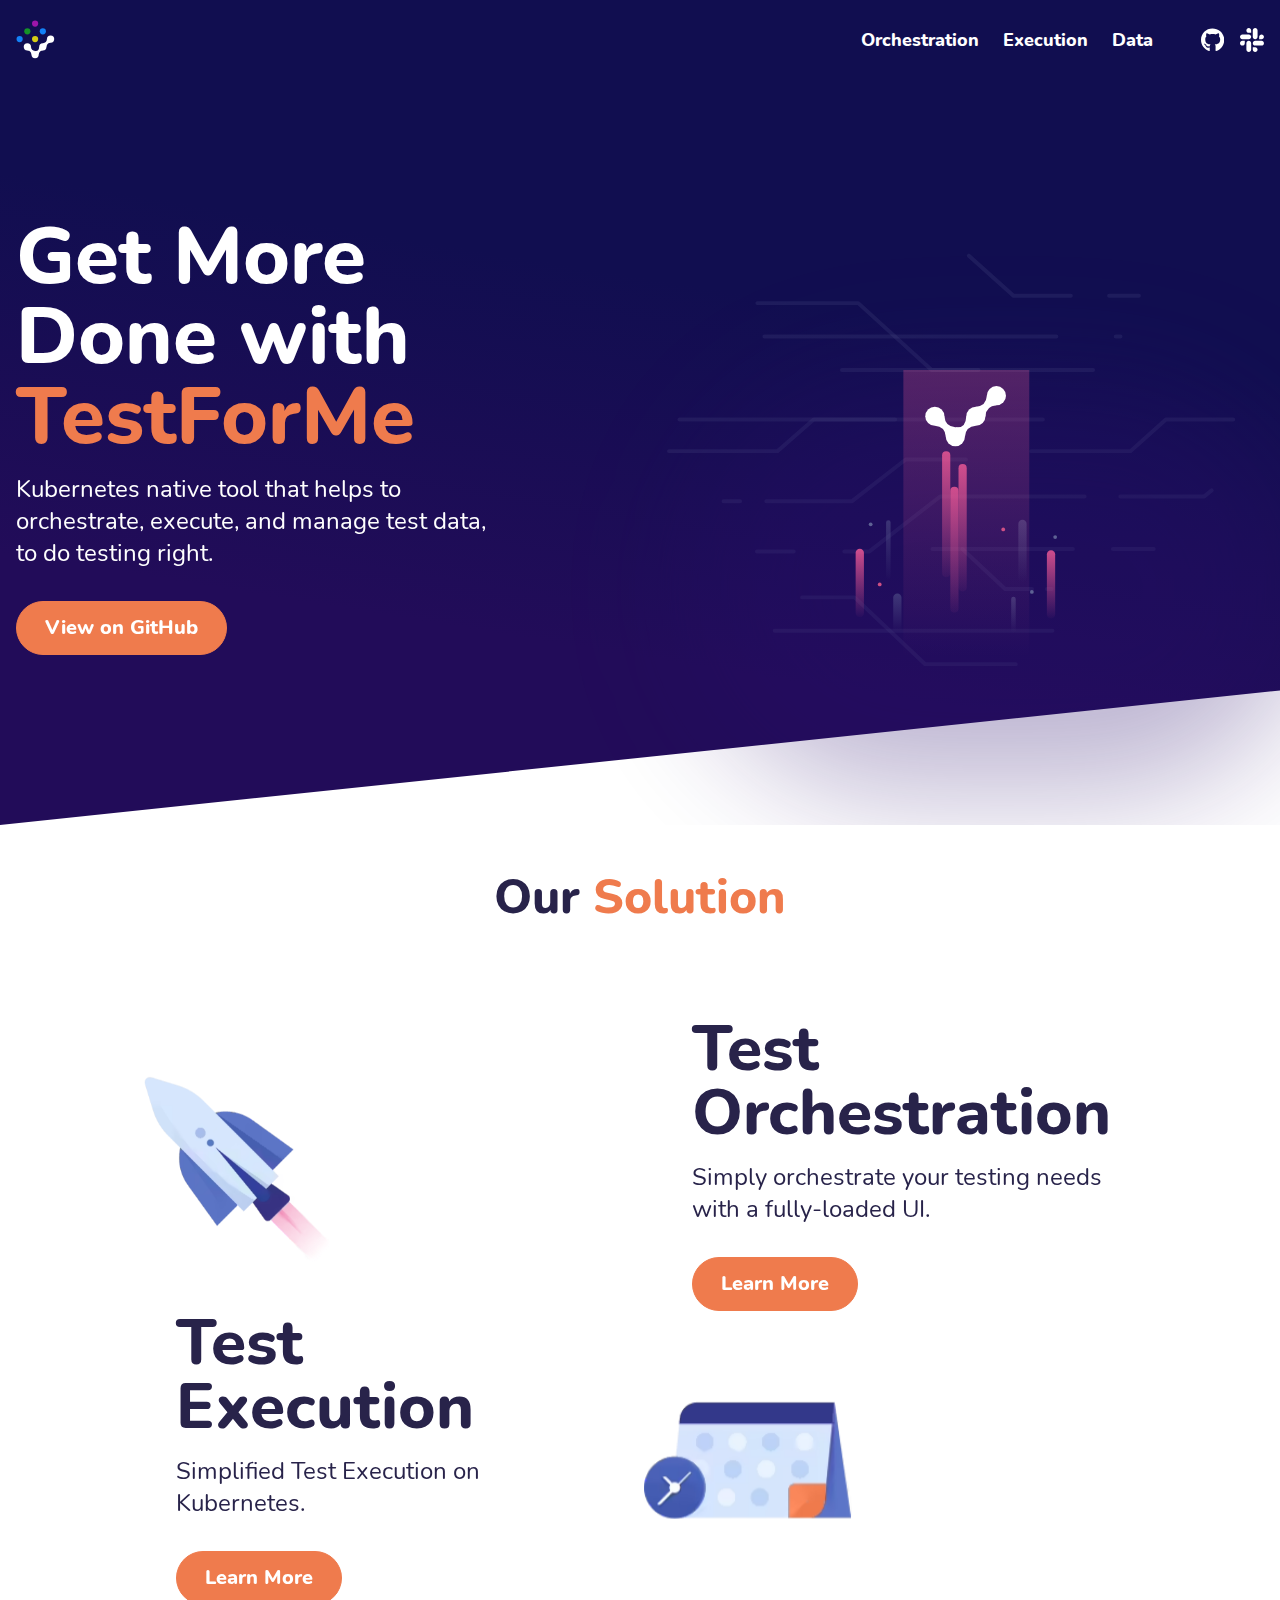
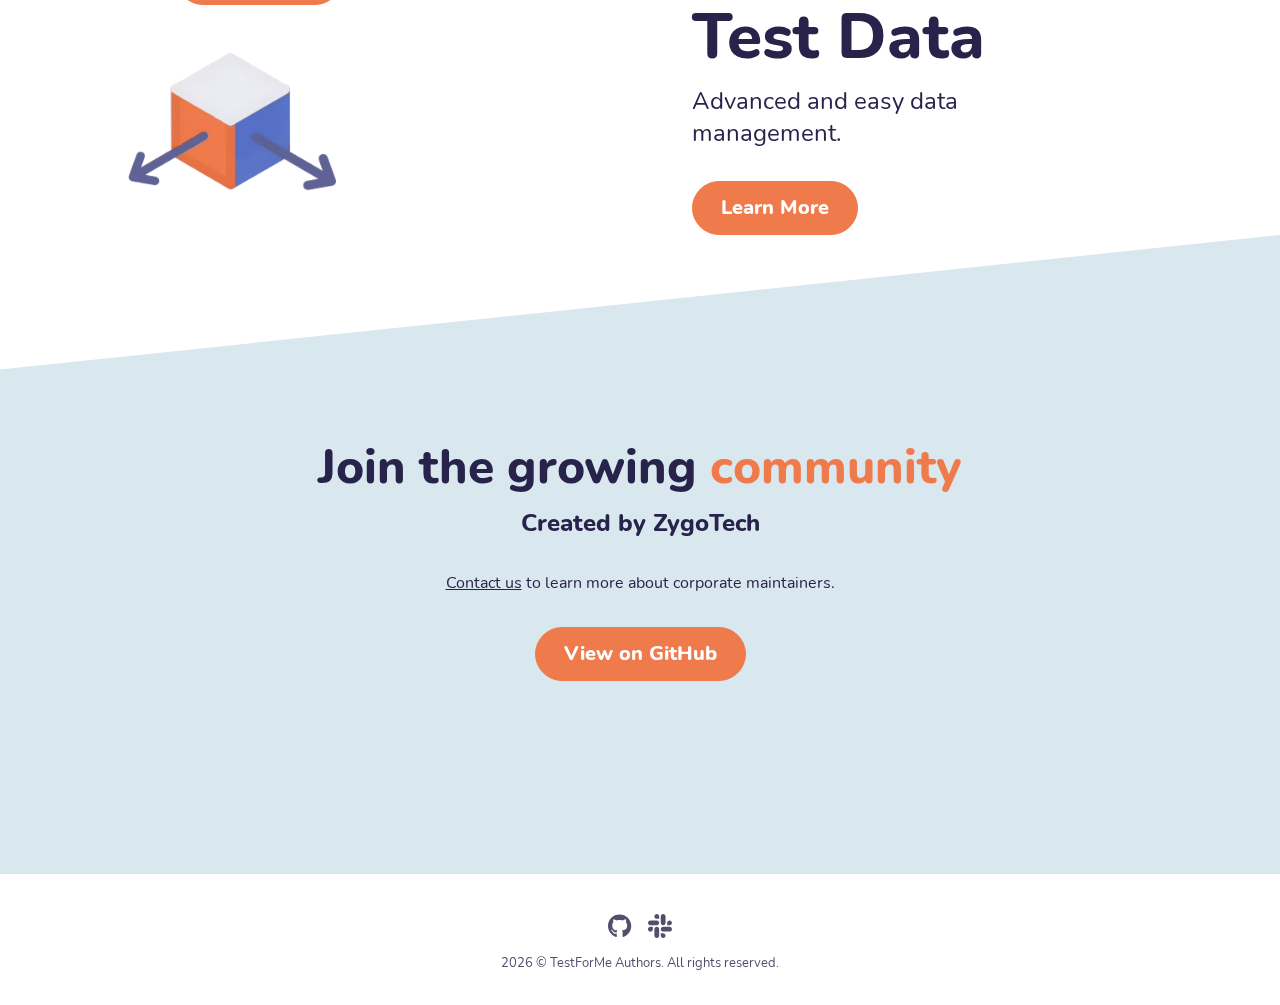
<file: index.html>
<!DOCTYPE html><html lang="en"><head><meta charSet="utf-8"/><meta http-equiv="x-ua-compatible" content="ie=edge"/><meta name="viewport" content="width=device-width, initial-scale=1, shrink-to-fit=no"/><style data-href="/styles.682b089b25be8405a529.css" data-identity="gatsby-global-css">@font-face{font-display:swap;font-family:Nunito;font-style:normal;font-weight:800;src:url(/static/nunito-800-e56152ca4b815efe5b49524b7af9763b.woff2) format("woff2"),url(/static/nunito-800-a0c09c4bf7d522aa8cdfd372843c6c1e.woff) format("woff")}@font-face{font-display:swap;font-family:Nunito;font-style:normal;font-weight:400;src:url(/static/nunito-400-39a18f443d434999b89b5cb4d3f34688.woff2) format("woff2"),url(/static/nunito-400-1f30e08faa7c60d1f7ac829b9cdba320.woff) format("woff")}/*! tailwindcss v2.2.4 | MIT License | https://tailwindcss.com *//*! modern-normalize v1.1.0 | MIT License | https://github.com/sindresorhus/modern-normalize */html{-webkit-text-size-adjust:100%;line-height:1.15;-o-tab-size:4;tab-size:4}body{font-family:system-ui,-apple-system,Segoe UI,Roboto,Helvetica,Arial,sans-serif,Apple Color Emoji,Segoe UI Emoji;margin:0}hr{color:inherit;height:0}abbr[title]{-webkit-text-decoration:underline dotted;text-decoration:underline dotted}b,strong{font-weight:bolder}code,kbd,pre,samp{font-family:ui-monospace,SFMono-Regular,Consolas,Liberation Mono,Menlo,monospace;font-size:1em}small{font-size:80%}sub,sup{font-size:75%;line-height:0;position:relative;vertical-align:baseline}sub{bottom:-.25em}sup{top:-.5em}table{border-color:inherit;text-indent:0}button,input,optgroup,select,textarea{font-family:inherit;font-size:100%;line-height:1.15;margin:0}button,select{text-transform:none}[type=button],[type=reset],[type=submit],button{-webkit-appearance:button}::-moz-focus-inner{border-style:none;padding:0}:-moz-focusring{outline:1px dotted ButtonText}:-moz-ui-invalid{box-shadow:none}legend{padding:0}progress{vertical-align:baseline}::-webkit-inner-spin-button,::-webkit-outer-spin-button{height:auto}[type=search]{-webkit-appearance:textfield;outline-offset:-2px}::-webkit-search-decoration{-webkit-appearance:none}::-webkit-file-upload-button{-webkit-appearance:button;font:inherit}summary{display:list-item}blockquote,dd,dl,figure,h1,h2,h3,h4,h5,h6,hr,p,pre{margin:0}button{background-color:transparent;background-image:none}fieldset,ol,ul{margin:0;padding:0}ol,ul{list-style:none}html{font-family:Nunito,ui-sans-serif,system-ui,-apple-system,BlinkMacSystemFont,Segoe UI,Roboto,Helvetica Neue,Arial,Noto Sans,sans-serif,Apple Color Emoji,Segoe UI Emoji,Segoe UI Symbol,Noto Color Emoji;line-height:1.5}body{font-family:inherit;line-height:inherit}*,:after,:before{border:0 solid;box-sizing:border-box}hr{border-top-width:1px}img{border-style:solid}textarea{resize:vertical}input::-webkit-input-placeholder,textarea::-webkit-input-placeholder{color:#a1a1aa;opacity:1}input::placeholder,textarea::placeholder{color:#a1a1aa;opacity:1}[role=button],button{cursor:pointer}table{border-collapse:collapse}h1,h2,h3,h4,h5,h6{font-size:inherit;font-weight:inherit}a{color:inherit;text-decoration:inherit}button,input,optgroup,select,textarea{color:inherit;line-height:inherit;padding:0}code,kbd,pre,samp{font-family:ui-monospace,SFMono-Regular,Menlo,Monaco,Consolas,Liberation Mono,Courier New,monospace}audio,canvas,embed,iframe,img,object,svg,video{display:block;vertical-align:middle}img,video{height:auto;max-width:100%}*,:after,:before{--tw-translate-x:0;--tw-translate-y:0;--tw-rotate:0;--tw-skew-x:0;--tw-skew-y:0;--tw-scale-x:1;--tw-scale-y:1;--tw-transform:translateX(var(--tw-translate-x)) translateY(var(--tw-translate-y)) rotate(var(--tw-rotate)) skewX(var(--tw-skew-x)) skewY(var(--tw-skew-y)) scaleX(var(--tw-scale-x)) scaleY(var(--tw-scale-y));--tw-shadow:0 0 #0000;--tw-ring-inset:var(--tw-empty,/*!*/ /*!*/);--tw-ring-offset-width:0px;--tw-ring-offset-color:#fff;--tw-ring-color:rgba(59,130,246,0.5);--tw-ring-offset-shadow:0 0 #0000;--tw-ring-shadow:0 0 #0000;--tw-blur:var(--tw-empty,/*!*/ /*!*/);--tw-brightness:var(--tw-empty,/*!*/ /*!*/);--tw-contrast:var(--tw-empty,/*!*/ /*!*/);--tw-grayscale:var(--tw-empty,/*!*/ /*!*/);--tw-hue-rotate:var(--tw-empty,/*!*/ /*!*/);--tw-invert:var(--tw-empty,/*!*/ /*!*/);--tw-saturate:var(--tw-empty,/*!*/ /*!*/);--tw-sepia:var(--tw-empty,/*!*/ /*!*/);--tw-drop-shadow:var(--tw-empty,/*!*/ /*!*/);--tw-filter:var(--tw-blur) var(--tw-brightness) var(--tw-contrast) var(--tw-grayscale) var(--tw-hue-rotate) var(--tw-invert) var(--tw-saturate) var(--tw-sepia) var(--tw-drop-shadow);--tw-backdrop-blur:var(--tw-empty,/*!*/ /*!*/);--tw-backdrop-brightness:var(--tw-empty,/*!*/ /*!*/);--tw-backdrop-contrast:var(--tw-empty,/*!*/ /*!*/);--tw-backdrop-grayscale:var(--tw-empty,/*!*/ /*!*/);--tw-backdrop-hue-rotate:var(--tw-empty,/*!*/ /*!*/);--tw-backdrop-invert:var(--tw-empty,/*!*/ /*!*/);--tw-backdrop-opacity:var(--tw-empty,/*!*/ /*!*/);--tw-backdrop-saturate:var(--tw-empty,/*!*/ /*!*/);--tw-backdrop-sepia:var(--tw-empty,/*!*/ /*!*/);--tw-backdrop-filter:var(--tw-backdrop-blur) var(--tw-backdrop-brightness) var(--tw-backdrop-contrast) var(--tw-backdrop-grayscale) var(--tw-backdrop-hue-rotate) var(--tw-backdrop-invert) var(--tw-backdrop-opacity) var(--tw-backdrop-saturate) var(--tw-backdrop-sepia);border-color:currentColor}body{-webkit-font-smoothing:antialiased;-moz-osx-font-smoothing:grayscale;color:#28234a}a{transition-duration:.1s;transition-property:background-color,border-color,color,fill,stroke;transition-timing-function:linear}a:hover{color:#ef7b4d}a,button,input{outline:none}a:focus,button:focus,input:focus{box-shadow:0 0 0 3px rgba(239,123,77,.3);outline:none}::selection{background-color:#ef7b4d;color:#fff}h1,h2,h3,h4,h5,h6{font-weight:800;margin-bottom:1rem}h1{font-size:2.25rem;line-height:2.5rem}@media (min-width:768px){h1{font-size:3rem;line-height:1}}@media (min-width:1024px){h1{font-size:4rem;line-height:1}}h2{font-size:1.875rem;line-height:2.25rem}@media (min-width:768px){h2{font-size:2.25rem;line-height:2.5rem}}@media (min-width:1024px){h2{font-size:3rem;line-height:1}}h3{font-size:1.25rem;line-height:1.75rem}@media (min-width:768px){h3{font-size:1.5rem;line-height:2rem}}h4{font-size:1.25rem;line-height:1.75rem}@media (min-width:768px){h4{font-size:1.5rem;line-height:2rem}}@media (min-width:1024px){h4{font-size:1.5rem;line-height:2rem}}h5{font-size:1.125rem;line-height:1.75rem}@media (min-width:768px){h5{font-size:1.25rem;line-height:1.75rem}}@media (min-width:1024px){h5{font-size:1.5rem;line-height:2rem}}@media (min-width:768px){h6{font-size:1.125rem;line-height:1.75rem}}@media (min-width:1024px){h6{font-size:1.125rem;line-height:1.75rem}}.container{margin-left:auto;margin-right:auto;padding-left:1rem;padding-right:1rem;width:100%}@media (min-width:640px){.container{max-width:640px}}@media (min-width:768px){.container{max-width:768px}}@media (min-width:1024px){.container{max-width:1024px}}@media (min-width:1280px){.container{max-width:1280px}}@media (min-width:1536px){.container{max-width:1536px}}.prose{color:#28234a;max-width:65ch}.prose [class~=lead]{color:#4b5563;font-size:1.25em;line-height:1.6;margin-bottom:1.2em;margin-top:1.2em}.prose strong{color:#111827;font-weight:600}.prose ol[type=A]{--list-counter-style:upper-alpha}.prose ol[type=a]{--list-counter-style:lower-alpha}.prose ol[type=A s]{--list-counter-style:upper-alpha}.prose ol[type=a s]{--list-counter-style:lower-alpha}.prose ol[type=I]{--list-counter-style:upper-roman}.prose ol[type=i]{--list-counter-style:lower-roman}.prose ol[type=I s]{--list-counter-style:upper-roman}.prose ol[type=i s]{--list-counter-style:lower-roman}.prose ol[type="1"]{--list-counter-style:decimal}.prose ol>li{padding-left:1.75em;position:relative}.prose ol>li:before{color:#6b7280;content:counter(list-item,var(--list-counter-style,decimal)) ".";font-weight:400;left:0;position:absolute}.prose ul>li{padding-left:1.75em;position:relative}.prose ul>li:before{background-color:#d1d5db;border-radius:50%;content:"";height:.375em;left:.25em;position:absolute;top:.6875em;width:.375em}.prose hr{border-color:#e5e7eb;border-top-width:1px;margin-bottom:3em;margin-top:3em}.prose blockquote{border-left-color:#e5e7eb;border-left-width:.25rem;color:#111827;font-style:italic;font-weight:500;margin-bottom:1.6em;margin-top:1.6em;padding-left:1em;quotes:"\201C""\201D""\2018""\2019"}.prose blockquote p:first-of-type:before{content:open-quote}.prose blockquote p:last-of-type:after{content:close-quote}.prose h1{color:#111827;font-size:2.25em;font-weight:800;line-height:1.1111111;margin-bottom:.8888889em;margin-top:0}.prose h2{color:#111827;font-size:1.5em;font-weight:700;line-height:1.3333333;margin-bottom:1em;margin-top:2em}.prose h3{font-size:1.25em;line-height:1.6;margin-bottom:.6em;margin-top:1.6em}.prose h3,.prose h4{color:#111827;font-weight:600}.prose h4{line-height:1.5;margin-bottom:.5em;margin-top:1.5em}.prose figure figcaption{color:#6b7280;font-size:.875em;line-height:1.4285714;margin-top:.8571429em}.prose code{color:#111827;font-size:.875em;font-weight:600}.prose code:after,.prose code:before{content:"`"}.prose a code{color:#111827}.prose pre{background-color:#1f2937;border-radius:.375rem;color:#e5e7eb;font-size:.875em;line-height:1.7142857;margin-bottom:1.7142857em;margin-top:1.7142857em;overflow-x:auto;padding:.8571429em 1.1428571em}.prose pre code{background-color:transparent;border-radius:0;border-width:0;color:inherit;font-family:inherit;font-size:inherit;font-weight:400;line-height:inherit;padding:0}.prose pre code:after,.prose pre code:before{content:none}.prose table{font-size:.875em;line-height:1.7142857;margin-bottom:2em;margin-top:2em;table-layout:auto;text-align:left;width:100%}.prose thead{border-bottom-color:#d1d5db;border-bottom-width:1px;color:#111827;font-weight:600}.prose thead th{padding-bottom:.5714286em;padding-left:.5714286em;padding-right:.5714286em;vertical-align:bottom}.prose tbody tr{border-bottom-color:#e5e7eb;border-bottom-width:1px}.prose tbody tr:last-child{border-bottom-width:0}.prose tbody td{padding:.5714286em;vertical-align:top}.prose{font-size:1rem;line-height:1.75}.prose p{margin-bottom:1.25em;margin-top:1.25em}.prose img{border-radius:.5rem}.prose figure,.prose img,.prose video{margin-bottom:2em;margin-top:2em}.prose figure>*{margin-bottom:0;margin-top:0}.prose h2 code{font-size:.875em}.prose h3 code{font-size:.9em}.prose ol,.prose ul{margin-bottom:1.25em;margin-top:1.25em}.prose ul>li:before{background-color:#ef7b4d}.prose li{margin-bottom:.5em;margin-top:.5em}.prose>ul>li p{margin-bottom:.75em;margin-top:.75em}.prose>ul>li>:first-child{margin-top:1.25em}.prose>ul>li>:last-child{margin-bottom:1.25em}.prose>ol>li>:first-child{margin-top:1.25em}.prose>ol>li>:last-child{margin-bottom:1.25em}.prose ol ol,.prose ol ul,.prose ul ol,.prose ul ul{margin-bottom:.75em;margin-top:.75em}.prose h2+*,.prose h3+*,.prose h4+*,.prose hr+*{margin-top:0}.prose thead th:first-child{padding-left:0}.prose thead th:last-child{padding-right:0}.prose tbody td:first-child{padding-left:0}.prose tbody td:last-child{padding-right:0}.prose>:first-child{margin-top:0}.prose>:last-child{margin-bottom:0}.prose a:not(.btn,.stargazers){color:#ef7b4d;text-decoration:underline}.prose h1,.prose h2,.prose h3,.prose h4,.prose h5,.prose h6{color:#28234a;font-weight:800}.prose-xl{font-size:1.25rem;line-height:1.8}.prose-xl p{margin-bottom:1.2em;margin-top:1.2em}.prose-xl [class~=lead]{font-size:1.2em;line-height:1.5;margin-bottom:1em;margin-top:1em}.prose-xl blockquote{margin-bottom:1.6em;margin-top:1.6em;padding-left:1.0666667em}.prose-xl h1{font-size:2.8em;line-height:1;margin-bottom:.8571429em;margin-top:0}.prose-xl h2{font-size:1.8em;line-height:1.1111111;margin-bottom:.8888889em;margin-top:1.5555556em}.prose-xl h3{font-size:1.5em;line-height:1.3333333;margin-bottom:.6666667em;margin-top:1.6em}.prose-xl h4{line-height:1.6;margin-bottom:.6em;margin-top:1.8em}.prose-xl figure,.prose-xl img,.prose-xl video{margin-bottom:2em;margin-top:2em}.prose-xl figure>*{margin-bottom:0;margin-top:0}.prose-xl figure figcaption{font-size:.9em;line-height:1.5555556;margin-top:1em}.prose-xl code{font-size:.9em}.prose-xl h2 code{font-size:.8611111em}.prose-xl h3 code,.prose-xl pre{font-size:.9em}.prose-xl pre{border-radius:.5rem;line-height:1.7777778;margin-bottom:2em;margin-top:2em;padding:1.1111111em 1.3333333em}.prose-xl ol,.prose-xl ul{margin-bottom:1.2em;margin-top:1.2em}.prose-xl li{margin-bottom:.6em;margin-top:.6em}.prose-xl ol>li{padding-left:1.8em}.prose-xl ol>li:before{left:0}.prose-xl ul>li{padding-left:1.8em}.prose-xl ul>li:before{height:.35em;left:.25em;top:.725em;width:.35em}.prose-xl>ul>li p{margin-bottom:.8em;margin-top:.8em}.prose-xl>ul>li>:first-child{margin-top:1.2em}.prose-xl>ul>li>:last-child{margin-bottom:1.2em}.prose-xl>ol>li>:first-child{margin-top:1.2em}.prose-xl>ol>li>:last-child{margin-bottom:1.2em}.prose-xl ol ol,.prose-xl ol ul,.prose-xl ul ol,.prose-xl ul ul{margin-bottom:.8em;margin-top:.8em}.prose-xl hr{margin-bottom:2.8em;margin-top:2.8em}.prose-xl h2+*,.prose-xl h3+*,.prose-xl h4+*,.prose-xl hr+*{margin-top:0}.prose-xl table{font-size:.9em;line-height:1.5555556}.prose-xl thead th{padding-bottom:.8888889em;padding-left:.6666667em;padding-right:.6666667em}.prose-xl thead th:first-child{padding-left:0}.prose-xl thead th:last-child{padding-right:0}.prose-xl tbody td{padding:.8888889em .6666667em}.prose-xl tbody td:first-child{padding-left:0}.prose-xl tbody td:last-child{padding-right:0}.prose-xl>:first-child{margin-top:0}.prose-xl>:last-child{margin-bottom:0}.aspect-w-1,.aspect-w-2,.aspect-w-3,.aspect-w-4,.aspect-w-5,.aspect-w-6,.aspect-w-7,.aspect-w-8,.aspect-w-9,.aspect-w-10,.aspect-w-11,.aspect-w-12,.aspect-w-13,.aspect-w-14,.aspect-w-15,.aspect-w-16{padding-bottom:calc(var(--tw-aspect-h)/var(--tw-aspect-w)*100%);position:relative}.aspect-w-1>*,.aspect-w-2>*,.aspect-w-3>*,.aspect-w-4>*,.aspect-w-5>*,.aspect-w-6>*,.aspect-w-7>*,.aspect-w-8>*,.aspect-w-9>*,.aspect-w-10>*,.aspect-w-11>*,.aspect-w-12>*,.aspect-w-13>*,.aspect-w-14>*,.aspect-w-15>*,.aspect-w-16>*{bottom:0;height:100%;left:0;position:absolute;right:0;top:0;width:100%}.aspect-w-16{--tw-aspect-w:16}.aspect-h-9{--tw-aspect-h:9}.sr-only{clip:rect(0,0,0,0);border-width:0;height:1px;margin:-1px;overflow:hidden;padding:0;position:absolute;white-space:nowrap;width:1px}.visible{visibility:visible}.invisible{visibility:hidden}.absolute{position:absolute}.relative{position:relative}.sticky{position:-webkit-sticky;position:sticky}.inset-x-0{left:0;right:0}.-top-20{top:-5rem}.-top-1{top:-.25rem}.left-0{left:0}.-right-full{right:-100%}.top-0{top:0}.\!right-0{right:0!important}.top-1\/2{top:50%}.left-1\/2{left:50%}.-bottom-14{bottom:-3.5rem}.-bottom-16{bottom:-4rem}.right-12{right:3rem}.-bottom-12{bottom:-3rem}.z-50{z-index:50}.z-998{z-index:998}.z-10{z-index:10}.z-0{z-index:0}.-z-1{z-index:-1}.z-999{z-index:999}.order-first{order:-9999}.-m-px{margin:-1px}.my-12{margin-bottom:3rem;margin-top:3rem}.mx-auto{margin-left:auto;margin-right:auto}.mb-4{margin-bottom:1rem}.mt-8{margin-top:2rem}.mt-4{margin-top:1rem}.mt-12{margin-top:3rem}.mb-8{margin-bottom:2rem}.mt-6{margin-top:1.5rem}.mt-10{margin-top:2.5rem}.ml-auto{margin-left:auto}.mr-2\.5{margin-right:.625rem}.mr-2{margin-right:.5rem}.block{display:block}.inline-block{display:inline-block}.flex{display:flex}.grid{display:grid}.h-8{height:2rem}.h-10{height:2.5rem}.h-auto{height:auto}.h-screen{height:100vh}.h-full{height:100%}.h-44{height:11rem}.h-px{height:1px}.h-4{height:1rem}.w-auto{width:auto}.w-52{width:13rem}.w-20{width:5rem}.w-full{width:100%}.w-4\/6,.w-8\/12{width:66.666667%}.w-40{width:10rem}.w-80{width:20rem}.w-64{width:16rem}.w-48{width:12rem}.w-px{width:1px}.w-5{width:1.25rem}.max-w-3xl{max-width:48rem}.max-w-full{max-width:100%}.origin-full-0{-webkit-transform-origin:100% 0;transform-origin:100% 0}.origin-0-0{-webkit-transform-origin:0 0;transform-origin:0 0}.-translate-x-1\/2{--tw-translate-x:-50%}.-translate-x-1\/2,.-translate-y-1\/2{-webkit-transform:var(--tw-transform);transform:var(--tw-transform)}.-translate-y-1\/2{--tw-translate-y:-50%}.-translate-y-64{--tw-translate-y:-16rem}.-translate-y-64,.translate-x-12{-webkit-transform:var(--tw-transform);transform:var(--tw-transform)}.translate-x-12{--tw-translate-x:3rem}.rotate-90{--tw-rotate:90deg}.-rotate-36,.rotate-90{-webkit-transform:var(--tw-transform);transform:var(--tw-transform)}.-rotate-36{--tw-rotate:-36deg}.rotate-89{--tw-rotate:89deg}.-skew-y-6,.rotate-89{-webkit-transform:var(--tw-transform);transform:var(--tw-transform)}.-skew-y-6{--tw-skew-y:-6deg}.transform{-webkit-transform:var(--tw-transform);transform:var(--tw-transform)}.cursor-pointer{cursor:pointer}.resize{resize:both}.appearance-none{-webkit-appearance:none;appearance:none}.grid-cols-1{grid-template-columns:repeat(1,minmax(0,1fr))}.grid-cols-2{grid-template-columns:repeat(2,minmax(0,1fr))}.grid-cols-3{grid-template-columns:repeat(3,minmax(0,1fr))}.grid-cols-4{grid-template-columns:repeat(4,minmax(0,1fr))}.grid-cols-5{grid-template-columns:repeat(5,minmax(0,1fr))}.grid-cols-6{grid-template-columns:repeat(6,minmax(0,1fr))}.grid-cols-7{grid-template-columns:repeat(7,minmax(0,1fr))}.grid-cols-8{grid-template-columns:repeat(8,minmax(0,1fr))}.grid-cols-9{grid-template-columns:repeat(9,minmax(0,1fr))}.grid-cols-10{grid-template-columns:repeat(10,minmax(0,1fr))}.grid-cols-11{grid-template-columns:repeat(11,minmax(0,1fr))}.grid-cols-12{grid-template-columns:repeat(12,minmax(0,1fr))}.items-start{align-items:flex-start}.items-end{align-items:flex-end}.items-center{align-items:center}.justify-start{justify-content:flex-start}.justify-end{justify-content:flex-end}.justify-center{justify-content:center}.gap-2{gap:.5rem}.space-x-8>:not([hidden])~:not([hidden]){--tw-space-x-reverse:0;margin-left:calc(2rem*(1 - var(--tw-space-x-reverse)));margin-right:calc(2rem*var(--tw-space-x-reverse))}.space-y-4>:not([hidden])~:not([hidden]){--tw-space-y-reverse:0;margin-bottom:calc(1rem*var(--tw-space-y-reverse));margin-top:calc(1rem*(1 - var(--tw-space-y-reverse)))}.overflow-hidden{overflow:hidden}.overflow-y-scroll{overflow-y:scroll}.whitespace-nowrap{white-space:nowrap}.rounded-full{border-radius:9999px}.border{border-width:1px}.border-t{border-top-width:1px}.border-solid{border-style:solid}.border-light{--tw-border-opacity:1;border-color:rgba(217,232,238,var(--tw-border-opacity))}.border-transparent{border-color:hsla(0,0%,100%,0)}.border-primary{--tw-border-opacity:1;border-color:rgba(239,123,77,var(--tw-border-opacity))}.border-opacity-20{--tw-border-opacity:0.2}.bg-light{--tw-bg-opacity:1;background-color:rgba(217,232,238,var(--tw-bg-opacity))}.bg-\[\#110e50\]{--tw-bg-opacity:1;background-color:rgba(17,14,80,var(--tw-bg-opacity))}.bg-\[\#302871\]{--tw-bg-opacity:1;background-color:rgba(48,40,113,var(--tw-bg-opacity))}.bg-white{--tw-bg-opacity:1;background-color:rgba(255,255,255,var(--tw-bg-opacity))}.bg-primary{--tw-bg-opacity:1;background-color:rgba(239,123,77,var(--tw-bg-opacity))}.bg-\[\#280e6b\]{--tw-bg-opacity:1;background-color:rgba(40,14,107,var(--tw-bg-opacity))}.bg-opacity-20{--tw-bg-opacity:0.2}.p-0{padding:0}.py-3{padding-bottom:.75rem;padding-top:.75rem}.px-4{padding-left:1rem;padding-right:1rem}.py-8{padding-bottom:2rem;padding-top:2rem}.py-24{padding-bottom:6rem;padding-top:6rem}.px-7{padding-left:1.75rem;padding-right:1.75rem}.pt-10{padding-top:2.5rem}.pb-8{padding-bottom:2rem}.pt-14{padding-top:3.5rem}.pr-12{padding-right:3rem}.pt-\[calc\(calc\(calc\(100vw-0px\)\*0\.05\)\+4rem\)\]{padding-top:calc(5vw + 4rem)}.pt-4{padding-top:1rem}.pb-40{padding-bottom:10rem}.pt-24{padding-top:6rem}.pb-\[calc\(calc\(calc\(100vw-0px\)\*0\.05\)\+2rem\)\]{padding-bottom:calc(5vw + 2rem)}.pt-0\.5{padding-top:.125rem}.pt-0{padding-top:0}.text-center{text-align:center}.text-4xl{font-size:2.25rem;line-height:2.5rem}.text-lg{font-size:1.125rem;line-height:1.75rem}.text-5xl{font-size:3rem;line-height:1}.text-2xl{font-size:1.5rem;line-height:2rem}.text-xl{font-size:1.25rem;line-height:1.75rem}.font-extrabold{font-weight:800}.font-bold{font-weight:700}.text-dark{--tw-text-opacity:1;color:rgba(40,35,74,var(--tw-text-opacity))}.text-primary{--tw-text-opacity:1;color:rgba(239,123,77,var(--tw-text-opacity))}.\!text-primary{--tw-text-opacity:1!important;color:rgba(239,123,77,var(--tw-text-opacity))!important}.text-gray{--tw-text-opacity:1;color:rgba(82,79,109,var(--tw-text-opacity))}.text-light{--tw-text-opacity:1;color:rgba(217,232,238,var(--tw-text-opacity))}.text-white{--tw-text-opacity:1;color:rgba(255,255,255,var(--tw-text-opacity))}.underline{text-decoration:underline}.opacity-40{opacity:.4}.opacity-25{opacity:.25}.opacity-30{opacity:.3}.shadow-2xl{--tw-shadow:0 25px 50px -12px rgba(0,0,0,0.25);box-shadow:var(--tw-ring-offset-shadow,0 0 #0000),var(--tw-ring-shadow,0 0 #0000),var(--tw-shadow)}.blur-3xl{--tw-blur:blur(64px)}.blur-3xl,.filter{-webkit-filter:var(--tw-filter);filter:var(--tw-filter)}.backdrop-blur-lg{--tw-backdrop-blur:blur(16px)}.backdrop-blur-lg,.backdrop-saturate-150{-webkit-backdrop-filter:var(--tw-backdrop-filter);backdrop-filter:var(--tw-backdrop-filter)}.backdrop-saturate-150{--tw-backdrop-saturate:saturate(1.5)}.backdrop-filter{-webkit-backdrop-filter:var(--tw-backdrop-filter);backdrop-filter:var(--tw-backdrop-filter)}.transition-right{transition-duration:.15s;transition-property:right;transition-timing-function:cubic-bezier(.4,0,.2,1)}.transition-all{transition-duration:.15s;transition-property:all;transition-timing-function:cubic-bezier(.4,0,.2,1)}.duration-300{transition-duration:.3s}.ease-linear{transition-timing-function:linear}.clip-0{clip:rect(0,0,0,0)}.bg-gradient-dark{background-image:linear-gradient(195deg,#110e50 40%,#220c59 75%)}.burger-dark.burger .burger-lines,.burger-dark.burger .burger-lines:after,.burger-dark.burger .burger-lines:before,.burger.open.burger .burger-lines,.burger.open.burger .burger-lines:after,.burger.open.burger .burger-lines:before{background-color:#28234a}.announcement-banner{text-align:center}.announcement-banner svg{display:inline-block;margin-left:.25em}.announcement-banner a{color:#fff}.announcement-banner svg{fill:#fff}.hover\:border-primary:hover{--tw-border-opacity:1;border-color:rgba(239,123,77,var(--tw-border-opacity))}.hover\:bg-primary:hover{--tw-bg-opacity:1;background-color:rgba(239,123,77,var(--tw-bg-opacity))}.hover\:text-white:hover{--tw-text-opacity:1;color:rgba(255,255,255,var(--tw-text-opacity))}.hover\:text-primary:hover{--tw-text-opacity:1;color:rgba(239,123,77,var(--tw-text-opacity))}.hover\:shadow-primary:hover{--tw-shadow:0 20px 50px -15px rgba(239,123,77,0.3);box-shadow:var(--tw-ring-offset-shadow,0 0 #0000),var(--tw-ring-shadow,0 0 #0000),var(--tw-shadow)}.focus\:visible:focus{visibility:visible}.focus\:z-999:focus{z-index:999}.focus\:m-0:focus{margin:0}.focus\:h-auto:focus{height:auto}.focus\:w-auto:focus{width:auto}.focus\:px-4:focus{padding-left:1rem;padding-right:1rem}.focus\:pt-3:focus{padding-top:.75rem}.focus\:pb-1\.5:focus{padding-bottom:.375rem}.focus\:pb-1:focus{padding-bottom:.25rem}.focus\:text-dark:focus{--tw-text-opacity:1;color:rgba(40,35,74,var(--tw-text-opacity))}.focus\:clip-auto:focus{clip:auto}@media (min-width:640px){.sm\:grid-cols-1{grid-template-columns:repeat(1,minmax(0,1fr))}.sm\:grid-cols-2{grid-template-columns:repeat(2,minmax(0,1fr))}.sm\:grid-cols-3{grid-template-columns:repeat(3,minmax(0,1fr))}.sm\:grid-cols-4{grid-template-columns:repeat(4,minmax(0,1fr))}.sm\:grid-cols-5{grid-template-columns:repeat(5,minmax(0,1fr))}.sm\:grid-cols-6{grid-template-columns:repeat(6,minmax(0,1fr))}.sm\:grid-cols-7{grid-template-columns:repeat(7,minmax(0,1fr))}.sm\:grid-cols-8{grid-template-columns:repeat(8,minmax(0,1fr))}.sm\:grid-cols-9{grid-template-columns:repeat(9,minmax(0,1fr))}.sm\:grid-cols-10{grid-template-columns:repeat(10,minmax(0,1fr))}.sm\:grid-cols-11{grid-template-columns:repeat(11,minmax(0,1fr))}.sm\:grid-cols-12{grid-template-columns:repeat(12,minmax(0,1fr))}}@media (min-width:768px){.md\:-bottom-12{bottom:-3rem}.md\:mb-8{margin-bottom:2rem}.md\:mt-8{margin-top:2rem}.md\:w-auto{width:auto}.md\:w-3\/5{width:60%}.md\:w-2\/5{width:40%}.md\:w-1\/2{width:50%}.md\:grid-cols-1{grid-template-columns:repeat(1,minmax(0,1fr))}.md\:grid-cols-2{grid-template-columns:repeat(2,minmax(0,1fr))}.md\:grid-cols-3{grid-template-columns:repeat(3,minmax(0,1fr))}.md\:grid-cols-4{grid-template-columns:repeat(4,minmax(0,1fr))}.md\:grid-cols-5{grid-template-columns:repeat(5,minmax(0,1fr))}.md\:grid-cols-6{grid-template-columns:repeat(6,minmax(0,1fr))}.md\:grid-cols-7{grid-template-columns:repeat(7,minmax(0,1fr))}.md\:grid-cols-8{grid-template-columns:repeat(8,minmax(0,1fr))}.md\:grid-cols-9{grid-template-columns:repeat(9,minmax(0,1fr))}.md\:grid-cols-10{grid-template-columns:repeat(10,minmax(0,1fr))}.md\:grid-cols-11{grid-template-columns:repeat(11,minmax(0,1fr))}.md\:grid-cols-12{grid-template-columns:repeat(12,minmax(0,1fr))}.md\:space-x-4>:not([hidden])~:not([hidden]){--tw-space-x-reverse:0;margin-left:calc(1rem*(1 - var(--tw-space-x-reverse)));margin-right:calc(1rem*var(--tw-space-x-reverse))}.md\:space-y-0>:not([hidden])~:not([hidden]){--tw-space-y-reverse:0;margin-bottom:calc(0px*var(--tw-space-y-reverse));margin-top:calc(0px*(1 - var(--tw-space-y-reverse)))}.md\:pr-12{padding-right:3rem}.md\:text-6xl{font-size:4rem;line-height:1}}@media (min-width:1024px){.lg\:relative{position:relative}.lg\:right-auto{right:auto}.lg\:top-auto{top:auto}.lg\:-bottom-24{bottom:-6rem}.lg\:-bottom-32{bottom:-8rem}.lg\:-bottom-28{bottom:-7rem}.lg\:order-last{order:9999}.lg\:order-first{order:-9999}.lg\:my-0{margin-bottom:0;margin-top:0}.lg\:ml-auto{margin-left:auto}.lg\:mt-12{margin-top:3rem}.lg\:mb-24{margin-bottom:6rem}.lg\:-mt-8{margin-top:-2rem}.lg\:mt-0{margin-top:0}.lg\:flex{display:flex}.lg\:hidden{display:none}.lg\:h-6{height:1.5rem}.lg\:h-10{height:2.5rem}.lg\:h-auto{height:auto}.lg\:w-auto{width:auto}.lg\:w-52{width:13rem}.lg\:w-4\/5{width:80%}.lg\:w-3\/5{width:60%}.lg\:w-2\/5{width:40%}.lg\:translate-y-32{--tw-translate-y:8rem;-webkit-transform:var(--tw-transform);transform:var(--tw-transform)}.lg\:grid-cols-1{grid-template-columns:repeat(1,minmax(0,1fr))}.lg\:grid-cols-2{grid-template-columns:repeat(2,minmax(0,1fr))}.lg\:grid-cols-3{grid-template-columns:repeat(3,minmax(0,1fr))}.lg\:grid-cols-4{grid-template-columns:repeat(4,minmax(0,1fr))}.lg\:grid-cols-5{grid-template-columns:repeat(5,minmax(0,1fr))}.lg\:grid-cols-6{grid-template-columns:repeat(6,minmax(0,1fr))}.lg\:grid-cols-7{grid-template-columns:repeat(7,minmax(0,1fr))}.lg\:grid-cols-8{grid-template-columns:repeat(8,minmax(0,1fr))}.lg\:grid-cols-9{grid-template-columns:repeat(9,minmax(0,1fr))}.lg\:grid-cols-10{grid-template-columns:repeat(10,minmax(0,1fr))}.lg\:grid-cols-11{grid-template-columns:repeat(11,minmax(0,1fr))}.lg\:grid-cols-12{grid-template-columns:repeat(12,minmax(0,1fr))}.lg\:items-center{align-items:center}.lg\:justify-center{justify-content:center}.lg\:space-x-4>:not([hidden])~:not([hidden]){--tw-space-x-reverse:0;margin-left:calc(1rem*(1 - var(--tw-space-x-reverse)));margin-right:calc(1rem*var(--tw-space-x-reverse))}.lg\:space-x-8>:not([hidden])~:not([hidden]){--tw-space-x-reverse:0;margin-left:calc(2rem*(1 - var(--tw-space-x-reverse)));margin-right:calc(2rem*var(--tw-space-x-reverse))}.lg\:space-x-6>:not([hidden])~:not([hidden]){--tw-space-x-reverse:0;margin-left:calc(1.5rem*(1 - var(--tw-space-x-reverse)));margin-right:calc(1.5rem*var(--tw-space-x-reverse))}.lg\:space-y-0>:not([hidden])~:not([hidden]){--tw-space-y-reverse:0;margin-bottom:calc(0px*var(--tw-space-y-reverse));margin-top:calc(0px*(1 - var(--tw-space-y-reverse)))}.lg\:overflow-y-visible{overflow-y:visible}.lg\:border-none{border-style:none}.lg\:bg-transparent{background-color:hsla(0,0%,100%,0)}.lg\:bg-none{background-image:none}.lg\:py-5{padding-bottom:1.25rem;padding-top:1.25rem}.lg\:py-0{padding-bottom:0;padding-top:0}.lg\:px-12{padding-left:3rem;padding-right:3rem}.lg\:pt-0{padding-top:0}.lg\:pt-\[calc\(calc\(calc\(100vw-0px\)\*0\.05\)\+9rem\)\]{padding-top:calc(5vw + 9rem)}.lg\:pb-48{padding-bottom:12rem}.lg\:pl-8{padding-left:2rem}.lg\:pr-8{padding-right:2rem}.lg\:pt-32{padding-top:8rem}.lg\:pb-\[calc\(calc\(calc\(100vw-0px\)\*0\.05\)\+6rem\)\]{padding-bottom:calc(5vw + 6rem)}.lg\:text-left{text-align:left}.lg\:text-right{text-align:right}.lg\:text-2xl{font-size:1.5rem;line-height:2rem}.lg\:text-lg{font-size:1.125rem;line-height:1.75rem}.lg\:text-7xl{font-size:5rem;line-height:1}.lg\:font-bold{font-weight:700}.lg\:text-white{--tw-text-opacity:1;color:rgba(255,255,255,var(--tw-text-opacity))}.lg\:text-gray{--tw-text-opacity:1;color:rgba(82,79,109,var(--tw-text-opacity))}.lg\:shadow-none{--tw-shadow:0 0 #0000;box-shadow:var(--tw-ring-offset-shadow,0 0 #0000),var(--tw-ring-shadow,0 0 #0000),var(--tw-shadow)}}@media (min-width:1280px){.xl\:-mt-12{margin-top:-3rem}.xl\:w-3\/6{width:50%}.xl\:w-2\/5{width:40%}.xl\:w-2\/6{width:33.333333%}.xl\:grid-cols-1{grid-template-columns:repeat(1,minmax(0,1fr))}.xl\:grid-cols-2{grid-template-columns:repeat(2,minmax(0,1fr))}.xl\:grid-cols-3{grid-template-columns:repeat(3,minmax(0,1fr))}.xl\:grid-cols-4{grid-template-columns:repeat(4,minmax(0,1fr))}.xl\:grid-cols-5{grid-template-columns:repeat(5,minmax(0,1fr))}.xl\:grid-cols-6{grid-template-columns:repeat(6,minmax(0,1fr))}.xl\:grid-cols-7{grid-template-columns:repeat(7,minmax(0,1fr))}.xl\:grid-cols-8{grid-template-columns:repeat(8,minmax(0,1fr))}.xl\:grid-cols-9{grid-template-columns:repeat(9,minmax(0,1fr))}.xl\:grid-cols-10{grid-template-columns:repeat(10,minmax(0,1fr))}.xl\:grid-cols-11{grid-template-columns:repeat(11,minmax(0,1fr))}.xl\:grid-cols-12{grid-template-columns:repeat(12,minmax(0,1fr))}.xl\:px-24{padding-left:6rem;padding-right:6rem}.xl\:pr-12{padding-right:3rem}.xl\:pr-36{padding-right:9rem}.xl\:pl-12{padding-left:3rem}.xl\:pl-16{padding-left:4rem}.xl\:pr-16{padding-right:4rem}}@media (min-width:1536px){.\32xl\:-mt-20{margin-top:-5rem}.\32xl\:w-72{width:18rem}.\32xl\:grid-cols-1{grid-template-columns:repeat(1,minmax(0,1fr))}.\32xl\:grid-cols-2{grid-template-columns:repeat(2,minmax(0,1fr))}.\32xl\:grid-cols-3{grid-template-columns:repeat(3,minmax(0,1fr))}.\32xl\:grid-cols-4{grid-template-columns:repeat(4,minmax(0,1fr))}.\32xl\:grid-cols-5{grid-template-columns:repeat(5,minmax(0,1fr))}.\32xl\:grid-cols-6{grid-template-columns:repeat(6,minmax(0,1fr))}.\32xl\:grid-cols-7{grid-template-columns:repeat(7,minmax(0,1fr))}.\32xl\:grid-cols-8{grid-template-columns:repeat(8,minmax(0,1fr))}.\32xl\:grid-cols-9{grid-template-columns:repeat(9,minmax(0,1fr))}.\32xl\:grid-cols-10{grid-template-columns:repeat(10,minmax(0,1fr))}.\32xl\:grid-cols-11{grid-template-columns:repeat(11,minmax(0,1fr))}.\32xl\:grid-cols-12{grid-template-columns:repeat(12,minmax(0,1fr))}.\32xl\:px-40{padding-left:10rem;padding-right:10rem}.\32xl\:pr-0{padding-right:0}.\32xl\:pr-48{padding-right:12rem}.\32xl\:pt-40{padding-top:10rem}.\32xl\:text-8xl{font-size:5.5rem;line-height:1}}.burger{-webkit-tap-highlight-color:transparent;cursor:pointer;font-size:12px;height:3em;position:relative;transition:all .2s;width:3em}.burger:after{content:"";display:block;height:150%;left:-25%;position:absolute;top:-25%;width:150%}.burger .burger-lines{margin-top:-.125em;top:50%}.burger .burger-lines,.burger .burger-lines:after,.burger .burger-lines:before{background-color:#fff;border-radius:.25em;content:"";display:block;height:.25em;pointer-events:none;position:absolute;transform:rotate(0);width:100%}.burger .burger-lines:after{left:0;top:-1em}.burger .burger-lines:before{left:1em;top:1em}.burger.burger-squeeze .burger-lines,.burger.burger-squeeze .burger-lines:after,.burger.burger-squeeze .burger-lines:before{transition:top .2s .2s,left .1s,transform .2s,background-color .4s .2s}.burger.burger-squeeze .burger-lines:after,.burger.burger-squeeze .burger-lines:before{width:2em}.burger.burger-squeeze.open .burger-lines,.burger.burger-squeeze.open .burger-lines:after,.burger.burger-squeeze.open .burger-lines:before{transition:background-color .2s,top .2s,left .2s,transform .2s .15s}.burger.burger-squeeze.open .burger-lines{background-color:transparent}.burger.burger-squeeze.open .burger-lines:after,.burger.burger-squeeze.open .burger-lines:before{left:.5em;top:0}.burger.burger-squeeze.open .burger-lines:before{transform:rotate(-45deg)}.burger.burger-squeeze.open .burger-lines:after{transform:rotate(45deg)}</style><meta name="generator" content="Gatsby 3.14.6"/><style>.gatsby-image-wrapper{position:relative;overflow:hidden}.gatsby-image-wrapper img{bottom:0;height:100%;left:0;margin:0;max-width:none;padding:0;position:absolute;right:0;top:0;width:100%;object-fit:cover}.gatsby-image-wrapper [data-main-image]{opacity:0;transform:translateZ(0);transition:opacity .25s linear;will-change:opacity}.gatsby-image-wrapper-constrained{display:inline-block;vertical-align:top}</style><noscript><style>.gatsby-image-wrapper noscript [data-main-image]{opacity:1!important}.gatsby-image-wrapper [data-placeholder-image]{opacity:0!important}</style></noscript><script type="module">const e="undefined"!=typeof HTMLImageElement&&"loading"in HTMLImageElement.prototype;e&&document.body.addEventListener("load",(function(e){if(void 0===e.target.dataset.mainImage)return;if(void 0===e.target.dataset.gatsbyImageSsr)return;const t=e.target;let a=null,n=t;for(;null===a&&n;)void 0!==n.parentNode.dataset.gatsbyImageWrapper&&(a=n.parentNode),n=n.parentNode;const o=a.querySelector("[data-placeholder-image]"),r=new Image;r.src=t.currentSrc,r.decode().catch((()=>{})).then((()=>{t.style.opacity=1,o&&(o.style.opacity=0,o.style.transition="opacity 500ms linear")}))}),!0);</script><title data-react-helmet="true">Home | TestForMe</title><meta data-react-helmet="true" name="description" content="Kubernetes native continues functional testing"/><meta data-react-helmet="true" property="og:title" content="Home"/><meta data-react-helmet="true" property="og:description" content="Kubernetes native continues functional testing"/><meta data-react-helmet="true" property="og:type" content="website"/><meta data-react-helmet="true" property="og:image" content="[data-uri]"/><meta data-react-helmet="true" property="og:url"/><meta data-react-helmet="true" name="twitter:card" content="summary"/><meta data-react-helmet="true" name="twitter:creator" content=""/><meta data-react-helmet="true" name="twitter:title" content="Home"/><meta data-react-helmet="true" name="twitter:description" content="Kubernetes native continues functional testing"/><link rel="sitemap" type="application/xml" href="/sitemap/sitemap-index.xml"/><link rel="preconnect" href="https://www.googletagmanager.com"/><link rel="dns-prefetch" href="https://www.googletagmanager.com"/><link rel="icon" href="/favicon-32x32.png?v=548025b0f821046a84852f840f62286c" type="image/png"/><link rel="manifest" href="/manifest.webmanifest" crossorigin="anonymous"/><link rel="apple-touch-icon" sizes="48x48" href="/icons/icon-48x48.png?v=548025b0f821046a84852f840f62286c"/><link rel="apple-touch-icon" sizes="72x72" href="/icons/icon-72x72.png?v=548025b0f821046a84852f840f62286c"/><link rel="apple-touch-icon" sizes="96x96" href="/icons/icon-96x96.png?v=548025b0f821046a84852f840f62286c"/><link rel="apple-touch-icon" sizes="144x144" href="/icons/icon-144x144.png?v=548025b0f821046a84852f840f62286c"/><link rel="apple-touch-icon" sizes="192x192" href="/icons/icon-192x192.png?v=548025b0f821046a84852f840f62286c"/><link rel="apple-touch-icon" sizes="256x256" href="/icons/icon-256x256.png?v=548025b0f821046a84852f840f62286c"/><link rel="apple-touch-icon" sizes="384x384" href="/icons/icon-384x384.png?v=548025b0f821046a84852f840f62286c"/><link rel="apple-touch-icon" sizes="512x512" href="/icons/icon-512x512.png?v=548025b0f821046a84852f840f62286c"/><link as="script" rel="preload" href="/webpack-runtime-b17ed22670fac19d3eb6.js"/><link as="script" rel="preload" href="/framework-193d3655659aa0f0628d.js"/><link as="script" rel="preload" href="/app-a1211fd73a64b8843164.js"/><link as="script" rel="preload" href="/97cc71e797ae520886aaf1d9464b0402d6b79eba-9814953145b52d32da44.js"/><link as="script" rel="preload" href="/bc7c01e13953f8f95d08571afdad133419923878-49cb328ac2ac1a4001d9.js"/><link as="script" rel="preload" href="/component---src-pages-index-js-525dc63a8c0411d1b461.js"/><link as="fetch" rel="preload" href="/page-data/index/page-data.json" crossorigin="anonymous"/><link as="fetch" rel="preload" href="/page-data/sq/d/2841359383.json" crossorigin="anonymous"/><link as="fetch" rel="preload" href="/page-data/sq/d/290055352.json" crossorigin="anonymous"/><link as="fetch" rel="preload" href="/page-data/sq/d/3159585216.json" crossorigin="anonymous"/><link as="fetch" rel="preload" href="/page-data/sq/d/3378779810.json" crossorigin="anonymous"/><link as="fetch" rel="preload" href="/page-data/sq/d/4144922801.json" crossorigin="anonymous"/><link as="fetch" rel="preload" href="/page-data/app-data.json" crossorigin="anonymous"/></head><body><div id="___gatsby"><div style="outline:none" tabindex="-1" id="gatsby-focus-wrapper"><div data-is-root-path="true"><a class="absolute left-1/2 transform -translate-x-1/2 w-px h-px p-0 -m-px overflow-hidden font-bold text-xl bg-primary whitespace-nowrap clip-0 focus:w-auto focus:h-auto focus:pt-3 focus:pb-1.5 focus:px-4 focus:m-0 focus:visible focus:text-dark focus:z-999 focus:clip-auto" href="#main">Skip to content</a><header class="sticky -top-1 left-0 z-50 py-3 w-full backdrop-filter backdrop-blur-lg backdrop-saturate-150 lg:py-5 bg-[#110e50]"><div class="container flex items-center"><a aria-current="page" class="" href="/"><span class="sr-only">TestForMe</span><svg class="h-8 w-auto lg:h-10 text-light" viewBox="0 0 155 155" fill="none"><circle cx="74" cy="14" r="12" fill="#9d15aa"></circle><circle cx="44" cy="44" r="12" fill="#159328"></circle><circle cx="104" cy="44" r="12" fill="#1381f7"></circle><circle cx="14" cy="74" r="12" fill="#1381f7"></circle><circle cx="74" cy="74" r="12" fill="#d6cc15"></circle><circle cx="134" cy="74" r="14" fill="#fff"></circle><circle cx="44" cy="104" r="14" fill="#fff"></circle><circle cx="104" cy="104" r="14" fill="#fff"></circle><circle cx="74" cy="134" r="14" fill="#fff"></circle><path d="M58 104q1 15 16 16l-14 14q-1-15-16-16zM74 120q15 2.5 16-16l14 14q-15 1-16 16zM104 90q15-1 16-16l14 14q-15 1-16 16z" fill="#fff"></path></svg></a><nav class="absolute z-998 -right-full top-0 w-4/6 h-screen pt-14 bg-white overflow-y-scroll transition-right duration-300 in-expo shadow-2xl lg:items-center lg:ml-auto lg:flex lg:space-x-8 lg:relative lg:right-auto lg:top-auto lg:w-auto lg:h-auto lg:pt-0 lg:bg-none lg:bg-transparent lg:overflow-y-visible lg:shadow-none"><ul class="px-4 text-lg lg:flex lg:h-auto lg:space-x-6 lg:space-y-0 lg:text-lg"><li class="border-t border-light py-3 lg:py-0 lg:border-none"><a class="lg:font-bold text-dark lg:text-white hover:text-primary" href="/orchestration">Orchestration</a></li><li class="border-t border-light py-3 lg:py-0 lg:border-none"><a class="lg:font-bold text-dark lg:text-white hover:text-primary" href="/execution">Execution</a></li><li class="border-t border-light py-3 lg:py-0 lg:border-none"><a class="lg:font-bold text-dark lg:text-white hover:text-primary" href="/data">Data</a></li></ul><div class="flex justify-center space-x-8 lg:space-x-4 w-full py-8 lg:py-0"><a href="https://github.com/testforme-io" aria-label="github" target="_blank" rel="noopener noreferrer" title="Follow us on GitHub" class="inline-block text-dark lg:text-white"><svg class="w-auto h-8 lg:h-6" width="31" height="32" viewBox="0 0 31 32" fill="none"><path d="M10.3687 24.8375C10.3687 24.9625 10.225 25.0625 10.0437 25.0625C9.8375 25.0813 9.69375 24.9813 9.69375 24.8375C9.69375 24.7125 9.8375 24.6125 10.0188 24.6125C10.2063 24.5938 10.3687 24.6938 10.3687 24.8375ZM8.425 24.5563C8.38125 24.6813 8.50625 24.825 8.69375 24.8625C8.85625 24.925 9.04375 24.8625 9.08125 24.7375C9.11875 24.6125 9 24.4688 8.8125 24.4125C8.65 24.3688 8.46875 24.4313 8.425 24.5563ZM11.1875 24.45C11.0062 24.4938 10.8812 24.6125 10.9 24.7563C10.9187 24.8813 11.0813 24.9625 11.2688 24.9188C11.45 24.875 11.575 24.7563 11.5562 24.6313C11.5375 24.5125 11.3688 24.4313 11.1875 24.45ZM15.3 0.5C6.63125 0.5 0 7.08125 0 15.75C0 22.6813 4.3625 28.6125 10.5938 30.7C11.3938 30.8438 11.675 30.35 11.675 29.9438C11.675 29.5563 11.6562 27.4188 11.6562 26.1063C11.6562 26.1063 7.28125 27.0438 6.3625 24.2438C6.3625 24.2438 5.65 22.425 4.625 21.9563C4.625 21.9563 3.19375 20.975 4.725 20.9938C4.725 20.9938 6.28125 21.1188 7.1375 22.6063C8.50625 25.0188 10.8 24.325 11.6938 23.9125C11.8375 22.9125 12.2438 22.2188 12.6938 21.8063C9.2 21.4188 5.675 20.9125 5.675 14.9C5.675 13.1813 6.15 12.3188 7.15 11.2188C6.9875 10.8125 6.45625 9.1375 7.3125 6.975C8.61875 6.56875 11.625 8.6625 11.625 8.6625C12.875 8.3125 14.2188 8.13125 15.55 8.13125C16.8813 8.13125 18.225 8.3125 19.475 8.6625C19.475 8.6625 22.4813 6.5625 23.7875 6.975C24.6438 9.14375 24.1125 10.8125 23.95 11.2188C24.95 12.325 25.5625 13.1875 25.5625 14.9C25.5625 20.9313 21.8813 21.4125 18.3875 21.8063C18.9625 22.3 19.45 23.2375 19.45 24.7063C19.45 26.8125 19.4312 29.4188 19.4312 29.9313C19.4312 30.3375 19.7188 30.8313 20.5125 30.6875C26.7625 28.6125 31 22.6813 31 15.75C31 7.08125 23.9688 0.5 15.3 0.5ZM6.075 22.0563C5.99375 22.1188 6.0125 22.2625 6.11875 22.3813C6.21875 22.4813 6.3625 22.525 6.44375 22.4438C6.525 22.3813 6.50625 22.2375 6.4 22.1188C6.3 22.0188 6.15625 21.975 6.075 22.0563ZM5.4 21.55C5.35625 21.6313 5.41875 21.7313 5.54375 21.7938C5.64375 21.8563 5.76875 21.8375 5.8125 21.75C5.85625 21.6688 5.79375 21.5688 5.66875 21.5063C5.54375 21.4688 5.44375 21.4875 5.4 21.55ZM7.425 23.775C7.325 23.8563 7.3625 24.0438 7.50625 24.1625C7.65 24.3063 7.83125 24.325 7.9125 24.225C7.99375 24.1438 7.95625 23.9563 7.83125 23.8375C7.69375 23.6938 7.50625 23.675 7.425 23.775ZM6.7125 22.8563C6.6125 22.9188 6.6125 23.0813 6.7125 23.225C6.8125 23.3688 6.98125 23.4313 7.0625 23.3688C7.1625 23.2875 7.1625 23.125 7.0625 22.9813C6.975 22.8375 6.8125 22.775 6.7125 22.8563Z" fill="currentColor"></path></svg></a><a class="inline-block text-dark lg:text-white" href="/community/join-slack"><svg class="w-auto h-8 lg:h-6" width="60" height="60" viewBox="0 0 60 60" fill="none"><path fill-rule="evenodd" clip-rule="evenodd" d="M21.9545 0C18.6444 0.00244648 15.9655 2.68869 15.9679 5.99878C15.9655 9.30887 18.6468 11.9951 21.9569 11.9976H27.9459V6.00122C27.9484 2.69113 25.267 0.00489297 21.9545 0C21.9569 0 21.9569 0 21.9545 0V0ZM21.9545 16H5.98872C2.67863 16.0025 -0.00271446 18.6887 -0.000267972 21.9988C-0.00516094 25.3089 2.67618 27.9951 5.98628 28H21.9545C25.2646 27.9976 27.9459 25.3113 27.9435 22.0012C27.9459 18.6887 25.2646 16.0025 21.9545 16Z" fill="currentColor"></path><path fill-rule="evenodd" clip-rule="evenodd" d="M59.8802 21.9988C59.8826 18.6887 57.2013 16.0025 53.8912 16C50.5811 16.0025 47.8997 18.6887 47.9022 21.9988V28H53.8912C57.2013 27.9976 59.8826 25.3113 59.8802 21.9988ZM43.9119 21.9988V5.99878C43.9144 2.69113 41.2355 0.00489297 37.9254 0C34.6153 0.00244648 31.934 2.68869 31.9364 5.99878V21.9988C31.9315 25.3089 34.6129 27.9951 37.923 28C41.233 27.9976 43.9144 25.3113 43.9119 21.9988Z" fill="currentColor"></path><path fill-rule="evenodd" clip-rule="evenodd" d="M37.9229 60C41.233 59.9976 43.9144 57.3113 43.9119 54.0012C43.9144 50.6912 41.233 48.0049 37.9229 48.0025H31.9339V54.0012C31.9315 57.3089 34.6128 59.9951 37.9229 60ZM37.9229 43.9976H53.8911C57.2012 43.9951 59.8826 41.3089 59.8801 37.9988C59.885 34.6887 57.2037 32.0025 53.8936 31.9976H37.9254C34.6153 32 31.9339 34.6862 31.9364 37.9963C31.9339 41.3089 34.6128 43.9951 37.9229 43.9976Z" fill="currentColor"></path><path fill-rule="evenodd" clip-rule="evenodd" d="M1.67281e-06 37.9988C-0.00244481 41.3089 2.6789 43.9951 5.98899 43.9976C9.29908 43.9951 11.9804 41.3089 11.978 37.9988V32H5.98899C2.6789 32.0024 -0.00244481 34.6887 1.67281e-06 37.9988ZM15.9682 37.9988V53.9988C15.9633 57.3089 18.6447 59.9951 21.9547 60C25.2648 59.9975 27.9462 57.3113 27.9437 54.0012V38.0037C27.9486 34.6936 25.2673 32.0073 21.9572 32.0024C18.6447 32.0024 15.9658 34.6887 15.9682 37.9988C15.9682 38.0012 15.9682 37.9988 15.9682 37.9988Z" fill="currentColor"></path></svg></a></div></nav><div class="burger burger-squeeze appearance-none relative z-999 ml-auto lg:hidden" aria-expanded="false" aria-label="Close navigation"><div class="burger-lines"></div></div></div></header><main id="main"><div class="relative overflow-hidden"><div class="absolute top-0 left-0 w-full h-full max-h-none -z-1 transform -skew-y-6 origin-0-0 overflow-hidden bg-gradient-dark"></div><div class="container"><div class="pt-24 pb-[calc(calc(calc(100vw-0px)*0.05)+2rem)] lg:pt-32 lg:pb-[calc(calc(calc(100vw-0px)*0.05)+6rem)] 2xl:pt-40"><div class="grid gap-2 lg:grid-cols-2 items-center"><div class="relative z-10 text-white"><h1 class="pr-12 xl:pr-12 text-5xl lg:text-7xl 2xl:pr-0 2xl:text-8xl">Get More Done with<!-- --> <span class="text-primary">TestForMe</span></h1><p class="text-2xl md:pr-12 xl:pr-36 2xl:pr-48">Kubernetes native tool that helps to orchestrate, execute, and manage test data, to do testing right.</p><div class="mt-8 space-y-4 md:mt-8 md:space-x-4 md:space-y-0"><a href="https://github.com/testforme-io" class="btn px-7 py-3 cursor-pointer inline-block font-extrabold text-center text-xl border-transparent border-solid rounded-full appearance-none transition-all ease-linear bg-primary border border-primary text-white hover:bg-primary hover:border-primary hover:text-white hover:shadow-primary"> <!-- -->View on GitHub<!-- --> </a></div></div><div class="relative z-0 mt-12"><div class="absolute top-0 left-0 h-full w-full"><svg class="absolute top-1/2 left-1/2 w-8/12 max-w-full transform rotate-90 -translate-x-1/2 -translate-y-1/2" fill="none" height="735" viewBox="0 0 524 735" width="524"><g stroke="#5e6294" stroke-linecap="round" stroke-linejoin="round" stroke-width="5"><path d="m288.365 25.8296 20.029 24.7416v106.0358m0 25.92v202.646l69.512 89.541v31.81m0 14.139v10.603m0 20.029v65.978" opacity="0"></path><path d="m374.906 107.124v58.908m0 43.593v147.271" opacity="0"></path><path d="m374.906 400.489v-43.593l50.662-54.196v-34.167m0-30.632v11.782" opacity="0"></path><path d="m261.376 341.58v87.185l53.018 68.334v108.392m0 22.385v31.811" opacity="0"></path><path d="m210.715 3.44434v95.43206l40.058 44.7706v136.036" opacity="0"></path><path d="m210.715 200.199v15.316m0 21.208v308.681l40.058 45.949v140.203" opacity="0"></path><path d="m210.72 432v293.592" opacity="0"></path><path d="m53.6615 212.464v79.633l-50.6615 56.552m50.6615-170.835v-44.771" opacity="0"></path><path d="m147.915 329.972v185.978" opacity="0"></path><path d="m105.501 223.763v384.084m0-465.378v20.029" opacity="0"></path><path d="m147.915 174.279v221.497l-84.8281 93.076v131.955m84.8281-526.6434v12.9594" opacity="0"></path><path d="m521 277.959v126.065l-84.828 89.541v77.759" opacity="0"></path><path d="m478.586 229.654v378.194" opacity="0"></path></g></svg></div><div class="absolute w-full h-full transform -translate-y-64 lg:translate-y-32 translate-x-12 rounded-full filter blur-3xl opacity-30 bg-[#280e6b]"></div><svg class="relative z-10 block mx-auto w-40 h-auto max-w-full lg:mt-12 lg:w-52 2xl:w-72" fill="none" height="527" viewBox="0 0 304 527" width="304"><linearGradient id="a"><stop offset="0" stop-color="#eb5795"></stop><stop offset="1" stop-color="#eb5795" stop-opacity="0"></stop></linearGradient><linearGradient id="b" gradientUnits="userSpaceOnUse" x1="14.3033" x2="14.3033" xlink:href="#a" y1="353.83" y2="460.373"></linearGradient><linearGradient id="c" gradientUnits="userSpaceOnUse" x1="293.809" x2="293.809" xlink:href="#a" y1="355.974" y2="462.517"></linearGradient><linearGradient id="d"><stop offset="0" stop-color="#5e6294"></stop><stop offset="1" stop-color="#5e6294" stop-opacity="0"></stop></linearGradient><linearGradient id="e" gradientUnits="userSpaceOnUse" x1="56.0414" x2="56.0414" xlink:href="#d" y1="309.346" y2="404.74"></linearGradient><linearGradient id="f" gradientUnits="userSpaceOnUse" x1="252.071" x2="252.071" xlink:href="#d" y1="311.49" y2="406.884"></linearGradient><linearGradient id="g" gradientUnits="userSpaceOnUse" x1="69.2223" x2="69.2223" xlink:href="#d" y1="423.303" y2="478.949"></linearGradient><linearGradient id="h" gradientUnits="userSpaceOnUse" x1="238.89" x2="238.89" xlink:href="#d" y1="425.447" y2="481.093"></linearGradient><linearGradient id="i" gradientUnits="userSpaceOnUse" x1="207.792" x2="207.792" xlink:href="#a" y1="-213.909" y2="515.808"></linearGradient><linearGradient id="j" gradientUnits="userSpaceOnUse" x1="152.596" x2="152.596" xlink:href="#a" y1="253.829" y2="462.285"></linearGradient><linearGradient id="k" gradientUnits="userSpaceOnUse" x1="164.596" x2="164.596" xlink:href="#a" y1="220.454" y2="431.422"></linearGradient><linearGradient id="l" gradientUnits="userSpaceOnUse" x1="140.596" x2="140.596" xlink:href="#a" y1="202.045" y2="410.502"></linearGradient><linearGradient id="m" gradientUnits="userSpaceOnUse" x1="151.58" x2="215.287" y1="34.8125" y2="253.731"><stop offset="0" stop-color="#5e6294"></stop><stop offset="1" stop-color="#878bb2"></stop></linearGradient><g stroke-linecap="round"><path d="m14.3033 363.716v87.87" opacity=".9" stroke="url(#b)" stroke-width="12.0822"></path><path d="m293.809 365.859v87.871" opacity=".9" stroke="url(#c)" stroke-width="12.0822"></path><path d="m56.0414 319.231v79.084" opacity=".5" stroke="url(#e)" stroke-width="6.59026"></path><path d="m252.071 321.375v79.084" opacity=".5" stroke="url(#f)" stroke-width="12.0822"></path><path d="m69.2223 429.069v46.132" opacity=".5" stroke="url(#g)" stroke-width="12.0822"></path><path d="m238.89 431.213v46.132" opacity=".5" stroke="url(#h)" stroke-width="6.59026"></path></g><circle cx="223.957" cy="329.482" fill="#cc4f83" r="2.74594"></circle><circle cx="30.2302" cy="321.977" fill="#5e6294" r="2.74594"></circle><circle cx="43.4105" cy="409.848" fill="#cc4f83" r="2.74594"></circle><circle cx="265.801" cy="420.778" fill="#5e6294" r="2.74594"></circle><circle cx="299.85" cy="340.597" fill="#5e6294" r="2.74594"></circle><path clip-rule="evenodd" d="m78 526.426v-430h184v475z" fill="url(#i)" fill-rule="evenodd" opacity=".5"></path><path d="m152.596 273.17v171.923" opacity=".9" stroke="url(#j)" stroke-linecap="round" stroke-width="12"></path><path d="m164.596 240.029v173.994" opacity=".9" stroke="url(#k)" stroke-linecap="round" stroke-width="12"></path><path d="m140.596 221.387v171.922" opacity=".9" stroke="url(#l)" stroke-linecap="round" stroke-width="12"></path><circle cx="214" cy="134" r="14" fill="white"></circle><circle cx="124" cy="164" r="14" fill="white"></circle><circle cx="184" cy="164" r="14" fill="white"></circle><circle cx="154" cy="194" r="14" fill="white"></circle><path d="M 138 164 Q 139 179 154 180 Q 154 180 140 194 L 140 194 Q 139 179 124 178 z" stroke-width="0" fill="white"></path><path d="M 154 180 Q 169 182.5 170 164 Q 170 164 184 178 L 184 178 Q 169 179 168 194 z" stroke-width="0" fill="white"></path><path d="M 184 150 Q 199 149 200 134 Q 200 134 214 148 L 214 148 Q 199 149 198 164 z" stroke-width="0" fill="white"></path></svg></div></div></div></div></div><div class="container mt-12"><h2 class="text-center lg:mb-24">Our <span class="text-primary">Solution</span></h2><section class="feature relative z-10 overflow-hidden xl:px-24 2xl:px-40 my-12 text-center lg:my-0 lg:text-left"><div class="container"><div class="grid gap-2 lg:grid-cols-2 items-center"><div class="relative"><div class="absolute top-0 left-0 h-full w-full"><svg class="absolute top-1/2 left-1/2 w-auto opacity-40 h-full transform -rotate-36 -translate-x-1/2 -translate-y-1/2 lg:h-auto lg:w-3/5" fill="none" height="735" viewBox="0 0 524 735" width="524"><g stroke="#5e6294" stroke-linecap="round" stroke-linejoin="round" stroke-width="5"><path d="m288.365 25.8296 20.029 24.7416v106.0358m0 25.92v202.646l69.512 89.541v31.81m0 14.139v10.603m0 20.029v65.978" opacity="0"></path><path d="m374.906 107.124v58.908m0 43.593v147.271" opacity="0"></path><path d="m374.906 400.489v-43.593l50.662-54.196v-34.167m0-30.632v11.782" opacity="0"></path><path d="m261.376 341.58v87.185l53.018 68.334v108.392m0 22.385v31.811" opacity="0"></path><path d="m210.715 3.44434v95.43206l40.058 44.7706v136.036" opacity="0"></path><path d="m210.715 200.199v15.316m0 21.208v308.681l40.058 45.949v140.203" opacity="0"></path><path d="m210.72 432v293.592" opacity="0"></path><path d="m53.6615 212.464v79.633l-50.6615 56.552m50.6615-170.835v-44.771" opacity="0"></path><path d="m147.915 329.972v185.978" opacity="0"></path><path d="m105.501 223.763v384.084m0-465.378v20.029" opacity="0"></path><path d="m147.915 174.279v221.497l-84.8281 93.076v131.955m84.8281-526.6434v12.9594" opacity="0"></path><path d="m521 277.959v126.065l-84.828 89.541v77.759" opacity="0"></path><path d="m478.586 229.654v378.194" opacity="0"></path></g></svg></div><div data-gatsby-image-wrapper="" class="gatsby-image-wrapper gatsby-image-wrapper-constrained block mx-auto h-auto w-52"><div style="max-width:850px;display:block"><img alt="" role="presentation" aria-hidden="true" src="data:image/svg+xml;charset=utf-8,%3Csvg height=&#x27;841.4715719063546&#x27; width=&#x27;850&#x27; xmlns=&#x27;http://www.w3.org/2000/svg&#x27; version=&#x27;1.1&#x27;%3E%3C/svg%3E" style="max-width:100%;display:block;position:static"/></div><img aria-hidden="true" data-placeholder-image="" style="opacity:1;transition:opacity 500ms linear" decoding="async" src="[data-uri]" alt=""/><picture><source type="image/avif" data-srcset="/static/dcb7e5cebab403eeccce77b8b900873f/9696b/orchestration.avif 75w,/static/dcb7e5cebab403eeccce77b8b900873f/53d22/orchestration.avif 150w,/static/dcb7e5cebab403eeccce77b8b900873f/86984/orchestration.avif 299w" sizes="(min-width: 299px) 299px, 100vw"/><source type="image/webp" data-srcset="/static/dcb7e5cebab403eeccce77b8b900873f/3be02/orchestration.webp 75w,/static/dcb7e5cebab403eeccce77b8b900873f/767d5/orchestration.webp 150w,/static/dcb7e5cebab403eeccce77b8b900873f/8cd7b/orchestration.webp 299w" sizes="(min-width: 299px) 299px, 100vw"/><img data-gatsby-image-ssr="" data-main-image="" style="opacity:0" sizes="(min-width: 299px) 299px, 100vw" decoding="async" loading="lazy" data-src="/static/dcb7e5cebab403eeccce77b8b900873f/12122/orchestration.png" data-srcset="/static/dcb7e5cebab403eeccce77b8b900873f/f40ed/orchestration.png 75w,/static/dcb7e5cebab403eeccce77b8b900873f/1432f/orchestration.png 150w,/static/dcb7e5cebab403eeccce77b8b900873f/12122/orchestration.png 299w" alt="Test Orchestration"/></picture><noscript><picture><source type="image/avif" srcSet="/static/dcb7e5cebab403eeccce77b8b900873f/9696b/orchestration.avif 75w,/static/dcb7e5cebab403eeccce77b8b900873f/53d22/orchestration.avif 150w,/static/dcb7e5cebab403eeccce77b8b900873f/86984/orchestration.avif 299w" sizes="(min-width: 299px) 299px, 100vw"/><source type="image/webp" srcSet="/static/dcb7e5cebab403eeccce77b8b900873f/3be02/orchestration.webp 75w,/static/dcb7e5cebab403eeccce77b8b900873f/767d5/orchestration.webp 150w,/static/dcb7e5cebab403eeccce77b8b900873f/8cd7b/orchestration.webp 299w" sizes="(min-width: 299px) 299px, 100vw"/><img data-gatsby-image-ssr="" data-main-image="" style="opacity:0" sizes="(min-width: 299px) 299px, 100vw" decoding="async" loading="lazy" src="/static/dcb7e5cebab403eeccce77b8b900873f/12122/orchestration.png" srcSet="/static/dcb7e5cebab403eeccce77b8b900873f/f40ed/orchestration.png 75w,/static/dcb7e5cebab403eeccce77b8b900873f/1432f/orchestration.png 150w,/static/dcb7e5cebab403eeccce77b8b900873f/12122/orchestration.png 299w" alt="Test Orchestration"/></picture></noscript><script type="module">const t="undefined"!=typeof HTMLImageElement&&"loading"in HTMLImageElement.prototype;if(t){const t=document.querySelectorAll("img[data-main-image]");for(let e of t){e.dataset.src&&(e.setAttribute("src",e.dataset.src),e.removeAttribute("data-src")),e.dataset.srcset&&(e.setAttribute("srcset",e.dataset.srcset),e.removeAttribute("data-srcset"));const t=e.parentNode.querySelectorAll("source[data-srcset]");for(let e of t)e.setAttribute("srcset",e.dataset.srcset),e.removeAttribute("data-srcset");e.complete&&(e.style.opacity=1)}}</script></div></div><div class="lg:px-12"><h3 class="text-4xl md:text-6xl">Test Orchestration</h3><p class="text-lg lg:text-2xl">Simply orchestrate your testing needs with a fully-loaded UI.</p><a class="btn px-7 py-3 cursor-pointer inline-block font-extrabold text-center text-xl border-transparent border-solid rounded-full appearance-none transition-all ease-linear bg-primary border border-primary text-white hover:bg-primary hover:border-primary hover:text-white hover:shadow-primary mt-8" href="/orchestration/"> <!-- -->Learn More<!-- --> </a></div></div></div></section><section class="feature relative z-10 overflow-hidden xl:px-24 2xl:px-40 my-12 text-center lg:my-0 lg:text-left"><div class="container"><div class="grid gap-2 lg:grid-cols-2 items-center"><div class="relative order-first lg:order-last"><div class="absolute top-0 left-0 h-full w-full"><svg class="absolute top-1/2 left-1/2 w-auto opacity-40 h-full transform -rotate-36 -translate-x-1/2 -translate-y-1/2 lg:h-auto lg:w-3/5" fill="none" height="735" viewBox="0 0 524 735" width="524"><g stroke="#5e6294" stroke-linecap="round" stroke-linejoin="round" stroke-width="5"><path d="m288.365 25.8296 20.029 24.7416v106.0358m0 25.92v202.646l69.512 89.541v31.81m0 14.139v10.603m0 20.029v65.978" opacity="0"></path><path d="m374.906 107.124v58.908m0 43.593v147.271" opacity="0"></path><path d="m374.906 400.489v-43.593l50.662-54.196v-34.167m0-30.632v11.782" opacity="0"></path><path d="m261.376 341.58v87.185l53.018 68.334v108.392m0 22.385v31.811" opacity="0"></path><path d="m210.715 3.44434v95.43206l40.058 44.7706v136.036" opacity="0"></path><path d="m210.715 200.199v15.316m0 21.208v308.681l40.058 45.949v140.203" opacity="0"></path><path d="m210.72 432v293.592" opacity="0"></path><path d="m53.6615 212.464v79.633l-50.6615 56.552m50.6615-170.835v-44.771" opacity="0"></path><path d="m147.915 329.972v185.978" opacity="0"></path><path d="m105.501 223.763v384.084m0-465.378v20.029" opacity="0"></path><path d="m147.915 174.279v221.497l-84.8281 93.076v131.955m84.8281-526.6434v12.9594" opacity="0"></path><path d="m521 277.959v126.065l-84.828 89.541v77.759" opacity="0"></path><path d="m478.586 229.654v378.194" opacity="0"></path></g></svg></div><div data-gatsby-image-wrapper="" class="gatsby-image-wrapper gatsby-image-wrapper-constrained block mx-auto h-auto w-52"><div style="max-width:850px;display:block"><img alt="" role="presentation" aria-hidden="true" src="data:image/svg+xml;charset=utf-8,%3Csvg height=&#x27;500.2604166666667&#x27; width=&#x27;850&#x27; xmlns=&#x27;http://www.w3.org/2000/svg&#x27; version=&#x27;1.1&#x27;%3E%3C/svg%3E" style="max-width:100%;display:block;position:static"/></div><img aria-hidden="true" data-placeholder-image="" style="opacity:1;transition:opacity 500ms linear" decoding="async" src="[data-uri]" alt=""/><picture><source type="image/avif" data-srcset="/static/5bc40afb1f1ca0e3363d2413886de9ca/8c6fb/execution.avif 48w,/static/5bc40afb1f1ca0e3363d2413886de9ca/3dab0/execution.avif 96w,/static/5bc40afb1f1ca0e3363d2413886de9ca/0b414/execution.avif 192w" sizes="(min-width: 192px) 192px, 100vw"/><source type="image/webp" data-srcset="/static/5bc40afb1f1ca0e3363d2413886de9ca/13bfe/execution.webp 48w,/static/5bc40afb1f1ca0e3363d2413886de9ca/be5f2/execution.webp 96w,/static/5bc40afb1f1ca0e3363d2413886de9ca/e8c31/execution.webp 192w" sizes="(min-width: 192px) 192px, 100vw"/><img data-gatsby-image-ssr="" data-main-image="" style="opacity:0" sizes="(min-width: 192px) 192px, 100vw" decoding="async" loading="lazy" data-src="/static/5bc40afb1f1ca0e3363d2413886de9ca/b70d8/execution.png" data-srcset="/static/5bc40afb1f1ca0e3363d2413886de9ca/93ccf/execution.png 48w,/static/5bc40afb1f1ca0e3363d2413886de9ca/194d7/execution.png 96w,/static/5bc40afb1f1ca0e3363d2413886de9ca/b70d8/execution.png 192w" alt="Test Execution"/></picture><noscript><picture><source type="image/avif" srcSet="/static/5bc40afb1f1ca0e3363d2413886de9ca/8c6fb/execution.avif 48w,/static/5bc40afb1f1ca0e3363d2413886de9ca/3dab0/execution.avif 96w,/static/5bc40afb1f1ca0e3363d2413886de9ca/0b414/execution.avif 192w" sizes="(min-width: 192px) 192px, 100vw"/><source type="image/webp" srcSet="/static/5bc40afb1f1ca0e3363d2413886de9ca/13bfe/execution.webp 48w,/static/5bc40afb1f1ca0e3363d2413886de9ca/be5f2/execution.webp 96w,/static/5bc40afb1f1ca0e3363d2413886de9ca/e8c31/execution.webp 192w" sizes="(min-width: 192px) 192px, 100vw"/><img data-gatsby-image-ssr="" data-main-image="" style="opacity:0" sizes="(min-width: 192px) 192px, 100vw" decoding="async" loading="lazy" src="/static/5bc40afb1f1ca0e3363d2413886de9ca/b70d8/execution.png" srcSet="/static/5bc40afb1f1ca0e3363d2413886de9ca/93ccf/execution.png 48w,/static/5bc40afb1f1ca0e3363d2413886de9ca/194d7/execution.png 96w,/static/5bc40afb1f1ca0e3363d2413886de9ca/b70d8/execution.png 192w" alt="Test Execution"/></picture></noscript><script type="module">const t="undefined"!=typeof HTMLImageElement&&"loading"in HTMLImageElement.prototype;if(t){const t=document.querySelectorAll("img[data-main-image]");for(let e of t){e.dataset.src&&(e.setAttribute("src",e.dataset.src),e.removeAttribute("data-src")),e.dataset.srcset&&(e.setAttribute("srcset",e.dataset.srcset),e.removeAttribute("data-srcset"));const t=e.parentNode.querySelectorAll("source[data-srcset]");for(let e of t)e.setAttribute("srcset",e.dataset.srcset),e.removeAttribute("data-srcset");e.complete&&(e.style.opacity=1)}}</script></div></div><div class="lg:px-12 lg:pr-8 xl:pr-16"><h3 class="text-4xl md:text-6xl">Test Execution</h3><p class="text-lg lg:text-2xl">Simplified Test Execution on Kubernetes.</p><a class="btn px-7 py-3 cursor-pointer inline-block font-extrabold text-center text-xl border-transparent border-solid rounded-full appearance-none transition-all ease-linear bg-primary border border-primary text-white hover:bg-primary hover:border-primary hover:text-white hover:shadow-primary mt-8" href="/execution/"> <!-- -->Learn More<!-- --> </a></div></div></div></section><section class="feature relative z-10 overflow-hidden xl:px-24 2xl:px-40 my-12 text-center lg:my-0 lg:text-left"><div class="container"><div class="grid gap-2 lg:grid-cols-2 items-center"><div class="relative"><div class="absolute top-0 left-0 h-full w-full"><svg class="absolute top-1/2 left-1/2 w-auto opacity-40 h-full transform -rotate-36 -translate-x-1/2 -translate-y-1/2 lg:h-auto lg:w-3/5" fill="none" height="735" viewBox="0 0 524 735" width="524"><g stroke="#5e6294" stroke-linecap="round" stroke-linejoin="round" stroke-width="5"><path d="m288.365 25.8296 20.029 24.7416v106.0358m0 25.92v202.646l69.512 89.541v31.81m0 14.139v10.603m0 20.029v65.978" opacity="0"></path><path d="m374.906 107.124v58.908m0 43.593v147.271" opacity="0"></path><path d="m374.906 400.489v-43.593l50.662-54.196v-34.167m0-30.632v11.782" opacity="0"></path><path d="m261.376 341.58v87.185l53.018 68.334v108.392m0 22.385v31.811" opacity="0"></path><path d="m210.715 3.44434v95.43206l40.058 44.7706v136.036" opacity="0"></path><path d="m210.715 200.199v15.316m0 21.208v308.681l40.058 45.949v140.203" opacity="0"></path><path d="m210.72 432v293.592" opacity="0"></path><path d="m53.6615 212.464v79.633l-50.6615 56.552m50.6615-170.835v-44.771" opacity="0"></path><path d="m147.915 329.972v185.978" opacity="0"></path><path d="m105.501 223.763v384.084m0-465.378v20.029" opacity="0"></path><path d="m147.915 174.279v221.497l-84.8281 93.076v131.955m84.8281-526.6434v12.9594" opacity="0"></path><path d="m521 277.959v126.065l-84.828 89.541v77.759" opacity="0"></path><path d="m478.586 229.654v378.194" opacity="0"></path></g></svg></div><div data-gatsby-image-wrapper="" class="gatsby-image-wrapper gatsby-image-wrapper-constrained block mx-auto h-auto w-52"><div style="max-width:850px;display:block"><img alt="" role="presentation" aria-hidden="true" src="data:image/svg+xml;charset=utf-8,%3Csvg height=&#x27;665.6626506024097&#x27; width=&#x27;850&#x27; xmlns=&#x27;http://www.w3.org/2000/svg&#x27; version=&#x27;1.1&#x27;%3E%3C/svg%3E" style="max-width:100%;display:block;position:static"/></div><img aria-hidden="true" data-placeholder-image="" style="opacity:1;transition:opacity 500ms linear" decoding="async" src="[data-uri]" alt=""/><picture><source type="image/avif" data-srcset="/static/23a8b0f6cb4053065605329d264e1515/46318/data.avif 62w,/static/23a8b0f6cb4053065605329d264e1515/89b23/data.avif 125w,/static/23a8b0f6cb4053065605329d264e1515/5e42c/data.avif 249w" sizes="(min-width: 249px) 249px, 100vw"/><source type="image/webp" data-srcset="/static/23a8b0f6cb4053065605329d264e1515/770d0/data.webp 62w,/static/23a8b0f6cb4053065605329d264e1515/df63e/data.webp 125w,/static/23a8b0f6cb4053065605329d264e1515/1b98f/data.webp 249w" sizes="(min-width: 249px) 249px, 100vw"/><img data-gatsby-image-ssr="" data-main-image="" style="opacity:0" sizes="(min-width: 249px) 249px, 100vw" decoding="async" loading="lazy" data-src="/static/23a8b0f6cb4053065605329d264e1515/6b69a/data.png" data-srcset="/static/23a8b0f6cb4053065605329d264e1515/5d2bc/data.png 62w,/static/23a8b0f6cb4053065605329d264e1515/ca101/data.png 125w,/static/23a8b0f6cb4053065605329d264e1515/6b69a/data.png 249w" alt="Test Data"/></picture><noscript><picture><source type="image/avif" srcSet="/static/23a8b0f6cb4053065605329d264e1515/46318/data.avif 62w,/static/23a8b0f6cb4053065605329d264e1515/89b23/data.avif 125w,/static/23a8b0f6cb4053065605329d264e1515/5e42c/data.avif 249w" sizes="(min-width: 249px) 249px, 100vw"/><source type="image/webp" srcSet="/static/23a8b0f6cb4053065605329d264e1515/770d0/data.webp 62w,/static/23a8b0f6cb4053065605329d264e1515/df63e/data.webp 125w,/static/23a8b0f6cb4053065605329d264e1515/1b98f/data.webp 249w" sizes="(min-width: 249px) 249px, 100vw"/><img data-gatsby-image-ssr="" data-main-image="" style="opacity:0" sizes="(min-width: 249px) 249px, 100vw" decoding="async" loading="lazy" src="/static/23a8b0f6cb4053065605329d264e1515/6b69a/data.png" srcSet="/static/23a8b0f6cb4053065605329d264e1515/5d2bc/data.png 62w,/static/23a8b0f6cb4053065605329d264e1515/ca101/data.png 125w,/static/23a8b0f6cb4053065605329d264e1515/6b69a/data.png 249w" alt="Test Data"/></picture></noscript><script type="module">const t="undefined"!=typeof HTMLImageElement&&"loading"in HTMLImageElement.prototype;if(t){const t=document.querySelectorAll("img[data-main-image]");for(let e of t){e.dataset.src&&(e.setAttribute("src",e.dataset.src),e.removeAttribute("data-src")),e.dataset.srcset&&(e.setAttribute("srcset",e.dataset.srcset),e.removeAttribute("data-srcset"));const t=e.parentNode.querySelectorAll("source[data-srcset]");for(let e of t)e.setAttribute("srcset",e.dataset.srcset),e.removeAttribute("data-srcset");e.complete&&(e.style.opacity=1)}}</script></div></div><div class="lg:px-12"><h3 class="text-4xl md:text-6xl">Test Data</h3><p class="text-lg lg:text-2xl">Advanced and easy data management.</p><a class="btn px-7 py-3 cursor-pointer inline-block font-extrabold text-center text-xl border-transparent border-solid rounded-full appearance-none transition-all ease-linear bg-primary border border-primary text-white hover:bg-primary hover:border-primary hover:text-white hover:shadow-primary mt-8" href="/data/"> <!-- -->Learn More<!-- --> </a></div></div></div></section></div><div class="relative overflow-hidden"><div class="absolute top-0 left-0 w-full h-full max-h-none -z-1 bg-light transform -skew-y-6 origin-full-0 overflow-hidden"></div><div class="container pt-[calc(calc(calc(100vw-0px)*0.05)+4rem)] lg:pt-[calc(calc(calc(100vw-0px)*0.05)+9rem)]"><h2 class="text-center">Join the growing <span class="text-primary">community</span></h2><h2 class="text-2xl text-center">Created by <a href="https://zygotech.org">ZygoTech</a></h2><div class="pt-4 pb-40 lg:pb-48"><p class="text-center"><a href="/community/join-slack" class="underline">Contact us</a> to learn more about corporate maintainers.</p><div class="mt-8 space-y-4 text-center md:space-x-4 md:space-y-0"><a href="https://github.com/testforme-io" class="btn px-7 py-3 cursor-pointer inline-block font-extrabold text-center text-xl border-transparent border-solid rounded-full appearance-none transition-all ease-linear bg-primary border border-primary text-white hover:bg-primary hover:border-primary hover:text-white hover:shadow-primary w-full md:w-auto"> <!-- -->View on GitHub<!-- --> </a></div></div></div></div></main><footer class="relative pt-10 pb-8 bg-gray-white border-t border-light"><div class="container text-gray"><div class="flex justify-center space-x-8 lg:space-x-4"><a href="https://github.com/testforme-io" aria-label="github" target="_blank" rel="noopener noreferrer" title="Follow us on GitHub" class="inline-block lg:text-gray"><svg class="w-auto h-8 lg:h-6" width="31" height="32" viewBox="0 0 31 32" fill="none"><path d="M10.3687 24.8375C10.3687 24.9625 10.225 25.0625 10.0437 25.0625C9.8375 25.0813 9.69375 24.9813 9.69375 24.8375C9.69375 24.7125 9.8375 24.6125 10.0188 24.6125C10.2063 24.5938 10.3687 24.6938 10.3687 24.8375ZM8.425 24.5563C8.38125 24.6813 8.50625 24.825 8.69375 24.8625C8.85625 24.925 9.04375 24.8625 9.08125 24.7375C9.11875 24.6125 9 24.4688 8.8125 24.4125C8.65 24.3688 8.46875 24.4313 8.425 24.5563ZM11.1875 24.45C11.0062 24.4938 10.8812 24.6125 10.9 24.7563C10.9187 24.8813 11.0813 24.9625 11.2688 24.9188C11.45 24.875 11.575 24.7563 11.5562 24.6313C11.5375 24.5125 11.3688 24.4313 11.1875 24.45ZM15.3 0.5C6.63125 0.5 0 7.08125 0 15.75C0 22.6813 4.3625 28.6125 10.5938 30.7C11.3938 30.8438 11.675 30.35 11.675 29.9438C11.675 29.5563 11.6562 27.4188 11.6562 26.1063C11.6562 26.1063 7.28125 27.0438 6.3625 24.2438C6.3625 24.2438 5.65 22.425 4.625 21.9563C4.625 21.9563 3.19375 20.975 4.725 20.9938C4.725 20.9938 6.28125 21.1188 7.1375 22.6063C8.50625 25.0188 10.8 24.325 11.6938 23.9125C11.8375 22.9125 12.2438 22.2188 12.6938 21.8063C9.2 21.4188 5.675 20.9125 5.675 14.9C5.675 13.1813 6.15 12.3188 7.15 11.2188C6.9875 10.8125 6.45625 9.1375 7.3125 6.975C8.61875 6.56875 11.625 8.6625 11.625 8.6625C12.875 8.3125 14.2188 8.13125 15.55 8.13125C16.8813 8.13125 18.225 8.3125 19.475 8.6625C19.475 8.6625 22.4813 6.5625 23.7875 6.975C24.6438 9.14375 24.1125 10.8125 23.95 11.2188C24.95 12.325 25.5625 13.1875 25.5625 14.9C25.5625 20.9313 21.8813 21.4125 18.3875 21.8063C18.9625 22.3 19.45 23.2375 19.45 24.7063C19.45 26.8125 19.4312 29.4188 19.4312 29.9313C19.4312 30.3375 19.7188 30.8313 20.5125 30.6875C26.7625 28.6125 31 22.6813 31 15.75C31 7.08125 23.9688 0.5 15.3 0.5ZM6.075 22.0563C5.99375 22.1188 6.0125 22.2625 6.11875 22.3813C6.21875 22.4813 6.3625 22.525 6.44375 22.4438C6.525 22.3813 6.50625 22.2375 6.4 22.1188C6.3 22.0188 6.15625 21.975 6.075 22.0563ZM5.4 21.55C5.35625 21.6313 5.41875 21.7313 5.54375 21.7938C5.64375 21.8563 5.76875 21.8375 5.8125 21.75C5.85625 21.6688 5.79375 21.5688 5.66875 21.5063C5.54375 21.4688 5.44375 21.4875 5.4 21.55ZM7.425 23.775C7.325 23.8563 7.3625 24.0438 7.50625 24.1625C7.65 24.3063 7.83125 24.325 7.9125 24.225C7.99375 24.1438 7.95625 23.9563 7.83125 23.8375C7.69375 23.6938 7.50625 23.675 7.425 23.775ZM6.7125 22.8563C6.6125 22.9188 6.6125 23.0813 6.7125 23.225C6.8125 23.3688 6.98125 23.4313 7.0625 23.3688C7.1625 23.2875 7.1625 23.125 7.0625 22.9813C6.975 22.8375 6.8125 22.775 6.7125 22.8563Z" fill="currentColor"></path></svg></a><a class="inline-block lg:text-gray" href="/community/join-slack"><svg class="w-auto h-8 lg:h-6" width="60" height="60" viewBox="0 0 60 60" fill="none"><path fill-rule="evenodd" clip-rule="evenodd" d="M21.9545 0C18.6444 0.00244648 15.9655 2.68869 15.9679 5.99878C15.9655 9.30887 18.6468 11.9951 21.9569 11.9976H27.9459V6.00122C27.9484 2.69113 25.267 0.00489297 21.9545 0C21.9569 0 21.9569 0 21.9545 0V0ZM21.9545 16H5.98872C2.67863 16.0025 -0.00271446 18.6887 -0.000267972 21.9988C-0.00516094 25.3089 2.67618 27.9951 5.98628 28H21.9545C25.2646 27.9976 27.9459 25.3113 27.9435 22.0012C27.9459 18.6887 25.2646 16.0025 21.9545 16Z" fill="currentColor"></path><path fill-rule="evenodd" clip-rule="evenodd" d="M59.8802 21.9988C59.8826 18.6887 57.2013 16.0025 53.8912 16C50.5811 16.0025 47.8997 18.6887 47.9022 21.9988V28H53.8912C57.2013 27.9976 59.8826 25.3113 59.8802 21.9988ZM43.9119 21.9988V5.99878C43.9144 2.69113 41.2355 0.00489297 37.9254 0C34.6153 0.00244648 31.934 2.68869 31.9364 5.99878V21.9988C31.9315 25.3089 34.6129 27.9951 37.923 28C41.233 27.9976 43.9144 25.3113 43.9119 21.9988Z" fill="currentColor"></path><path fill-rule="evenodd" clip-rule="evenodd" d="M37.9229 60C41.233 59.9976 43.9144 57.3113 43.9119 54.0012C43.9144 50.6912 41.233 48.0049 37.9229 48.0025H31.9339V54.0012C31.9315 57.3089 34.6128 59.9951 37.9229 60ZM37.9229 43.9976H53.8911C57.2012 43.9951 59.8826 41.3089 59.8801 37.9988C59.885 34.6887 57.2037 32.0025 53.8936 31.9976H37.9254C34.6153 32 31.9339 34.6862 31.9364 37.9963C31.9339 41.3089 34.6128 43.9951 37.9229 43.9976Z" fill="currentColor"></path><path fill-rule="evenodd" clip-rule="evenodd" d="M1.67281e-06 37.9988C-0.00244481 41.3089 2.6789 43.9951 5.98899 43.9976C9.29908 43.9951 11.9804 41.3089 11.978 37.9988V32H5.98899C2.6789 32.0024 -0.00244481 34.6887 1.67281e-06 37.9988ZM15.9682 37.9988V53.9988C15.9633 57.3089 18.6447 59.9951 21.9547 60C25.2648 59.9975 27.9462 57.3113 27.9437 54.0012V38.0037C27.9486 34.6936 25.2673 32.0073 21.9572 32.0024C18.6447 32.0024 15.9658 34.6887 15.9682 37.9988C15.9682 38.0012 15.9682 37.9988 15.9682 37.9988Z" fill="currentColor"></path></svg></a></div><small class="mt-4 max-w-3xl mx-auto block text-center">2023<!-- --> © TestForMe Authors. All rights reserved.</small></div></footer></div></div><div id="gatsby-announcer" style="position:absolute;top:0;width:1px;height:1px;padding:0;overflow:hidden;clip:rect(0, 0, 0, 0);white-space:nowrap;border:0" aria-live="assertive" aria-atomic="true"></div></div><script async="" src="https://www.googletagmanager.com/gtag/js?id=G-5Z1VTPDL73"></script><script>
      
      function gaOptout(){document.cookie=disableStr+'=true; expires=Thu, 31 Dec 2099 23:59:59 UTC;path=/',window[disableStr]=!0}var gaProperty='G-5Z1VTPDL73',disableStr='ga-disable-'+gaProperty;document.cookie.indexOf(disableStr+'=true')>-1&&(window[disableStr]=!0);
      if(true) {
        window.dataLayer = window.dataLayer || [];
        function gtag(){window.dataLayer && window.dataLayer.push(arguments);}
        gtag('js', new Date());

        gtag('config', 'G-5Z1VTPDL73', {"anonymize_ip":true,"send_page_view":false});
      }
      </script><script id="gatsby-script-loader">/*<![CDATA[*/window.pagePath="/";/*]]>*/</script><script id="gatsby-chunk-mapping">/*<![CDATA[*/window.___chunkMapping={"polyfill":["/polyfill-d76be81d41d1a6cb075f.js"],"app":["/app-a1211fd73a64b8843164.js"],"component---src-pages-404-js":["/component---src-pages-404-js-3c18c8b0c52ccf0ccba8.js"],"component---src-pages-community-join-slack-js":["/component---src-pages-community-join-slack-js-26d0926b64f6bea752d4.js"],"component---src-pages-index-js":["/component---src-pages-index-js-525dc63a8c0411d1b461.js"],"component---src-templates-page-default-js":["/component---src-templates-page-default-js-f6946aeb01f6825621e1.js"]};/*]]>*/</script><script src="/polyfill-d76be81d41d1a6cb075f.js" nomodule=""></script><script src="/component---src-pages-index-js-525dc63a8c0411d1b461.js" async=""></script><script src="/bc7c01e13953f8f95d08571afdad133419923878-49cb328ac2ac1a4001d9.js" async=""></script><script src="/97cc71e797ae520886aaf1d9464b0402d6b79eba-9814953145b52d32da44.js" async=""></script><script src="/app-a1211fd73a64b8843164.js" async=""></script><script src="/framework-193d3655659aa0f0628d.js" async=""></script><script src="/webpack-runtime-b17ed22670fac19d3eb6.js" async=""></script></body></html>
</file>
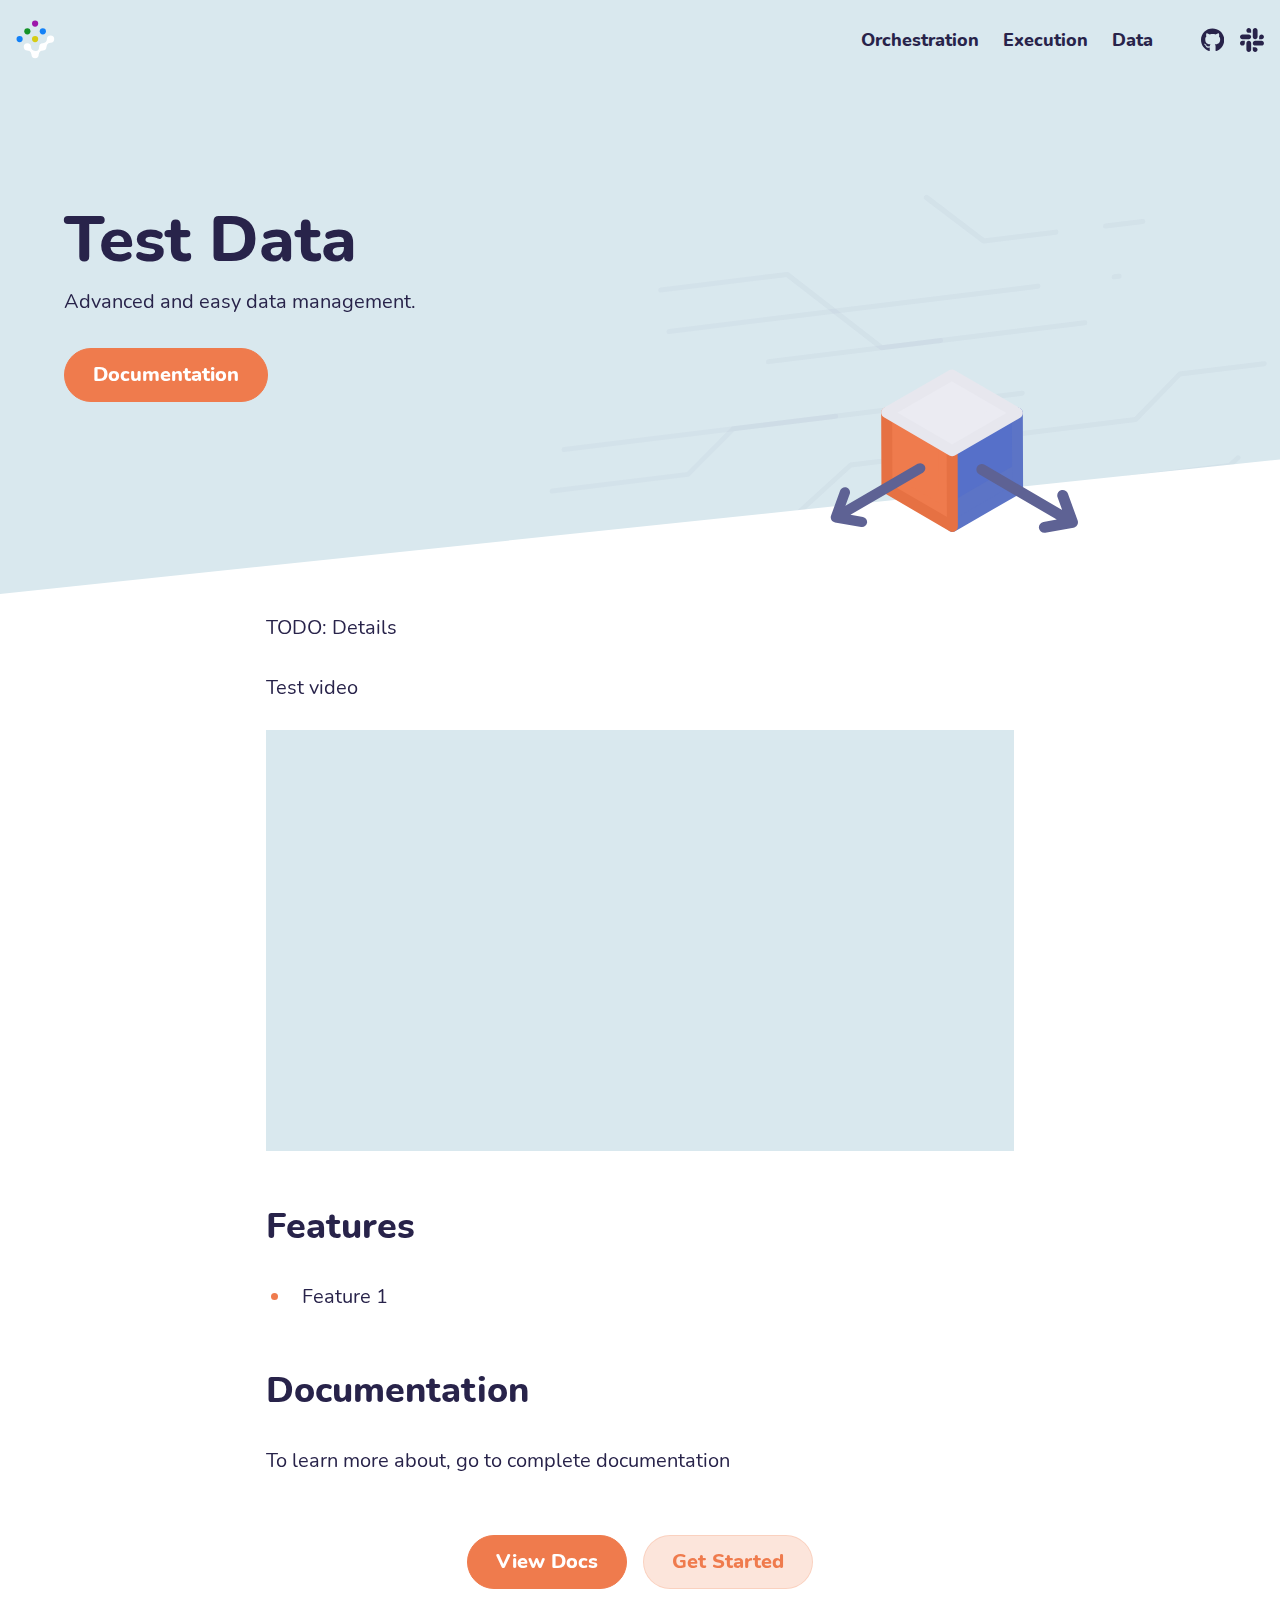
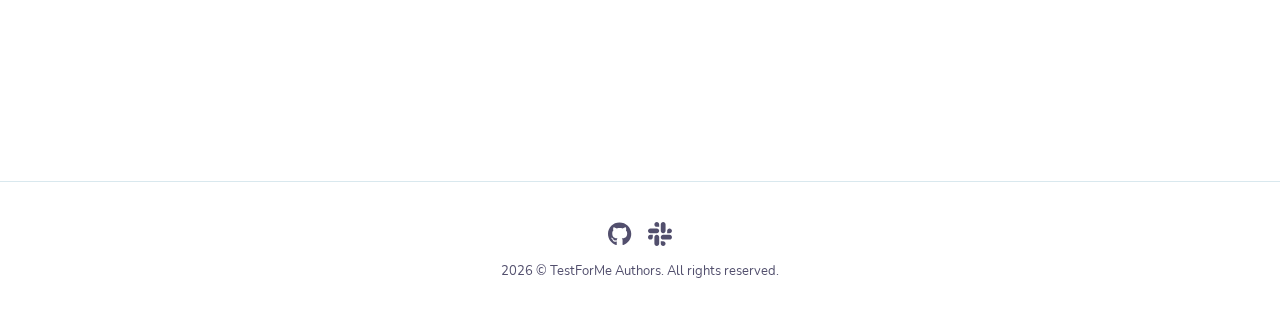
<file: data/index.html>
<!DOCTYPE html><html lang="en"><head><meta charSet="utf-8"/><meta http-equiv="x-ua-compatible" content="ie=edge"/><meta name="viewport" content="width=device-width, initial-scale=1, shrink-to-fit=no"/><style data-href="/styles.682b089b25be8405a529.css" data-identity="gatsby-global-css">@font-face{font-display:swap;font-family:Nunito;font-style:normal;font-weight:800;src:url(/static/nunito-800-e56152ca4b815efe5b49524b7af9763b.woff2) format("woff2"),url(/static/nunito-800-a0c09c4bf7d522aa8cdfd372843c6c1e.woff) format("woff")}@font-face{font-display:swap;font-family:Nunito;font-style:normal;font-weight:400;src:url(/static/nunito-400-39a18f443d434999b89b5cb4d3f34688.woff2) format("woff2"),url(/static/nunito-400-1f30e08faa7c60d1f7ac829b9cdba320.woff) format("woff")}/*! tailwindcss v2.2.4 | MIT License | https://tailwindcss.com *//*! modern-normalize v1.1.0 | MIT License | https://github.com/sindresorhus/modern-normalize */html{-webkit-text-size-adjust:100%;line-height:1.15;-o-tab-size:4;tab-size:4}body{font-family:system-ui,-apple-system,Segoe UI,Roboto,Helvetica,Arial,sans-serif,Apple Color Emoji,Segoe UI Emoji;margin:0}hr{color:inherit;height:0}abbr[title]{-webkit-text-decoration:underline dotted;text-decoration:underline dotted}b,strong{font-weight:bolder}code,kbd,pre,samp{font-family:ui-monospace,SFMono-Regular,Consolas,Liberation Mono,Menlo,monospace;font-size:1em}small{font-size:80%}sub,sup{font-size:75%;line-height:0;position:relative;vertical-align:baseline}sub{bottom:-.25em}sup{top:-.5em}table{border-color:inherit;text-indent:0}button,input,optgroup,select,textarea{font-family:inherit;font-size:100%;line-height:1.15;margin:0}button,select{text-transform:none}[type=button],[type=reset],[type=submit],button{-webkit-appearance:button}::-moz-focus-inner{border-style:none;padding:0}:-moz-focusring{outline:1px dotted ButtonText}:-moz-ui-invalid{box-shadow:none}legend{padding:0}progress{vertical-align:baseline}::-webkit-inner-spin-button,::-webkit-outer-spin-button{height:auto}[type=search]{-webkit-appearance:textfield;outline-offset:-2px}::-webkit-search-decoration{-webkit-appearance:none}::-webkit-file-upload-button{-webkit-appearance:button;font:inherit}summary{display:list-item}blockquote,dd,dl,figure,h1,h2,h3,h4,h5,h6,hr,p,pre{margin:0}button{background-color:transparent;background-image:none}fieldset,ol,ul{margin:0;padding:0}ol,ul{list-style:none}html{font-family:Nunito,ui-sans-serif,system-ui,-apple-system,BlinkMacSystemFont,Segoe UI,Roboto,Helvetica Neue,Arial,Noto Sans,sans-serif,Apple Color Emoji,Segoe UI Emoji,Segoe UI Symbol,Noto Color Emoji;line-height:1.5}body{font-family:inherit;line-height:inherit}*,:after,:before{border:0 solid;box-sizing:border-box}hr{border-top-width:1px}img{border-style:solid}textarea{resize:vertical}input::-webkit-input-placeholder,textarea::-webkit-input-placeholder{color:#a1a1aa;opacity:1}input::placeholder,textarea::placeholder{color:#a1a1aa;opacity:1}[role=button],button{cursor:pointer}table{border-collapse:collapse}h1,h2,h3,h4,h5,h6{font-size:inherit;font-weight:inherit}a{color:inherit;text-decoration:inherit}button,input,optgroup,select,textarea{color:inherit;line-height:inherit;padding:0}code,kbd,pre,samp{font-family:ui-monospace,SFMono-Regular,Menlo,Monaco,Consolas,Liberation Mono,Courier New,monospace}audio,canvas,embed,iframe,img,object,svg,video{display:block;vertical-align:middle}img,video{height:auto;max-width:100%}*,:after,:before{--tw-translate-x:0;--tw-translate-y:0;--tw-rotate:0;--tw-skew-x:0;--tw-skew-y:0;--tw-scale-x:1;--tw-scale-y:1;--tw-transform:translateX(var(--tw-translate-x)) translateY(var(--tw-translate-y)) rotate(var(--tw-rotate)) skewX(var(--tw-skew-x)) skewY(var(--tw-skew-y)) scaleX(var(--tw-scale-x)) scaleY(var(--tw-scale-y));--tw-shadow:0 0 #0000;--tw-ring-inset:var(--tw-empty,/*!*/ /*!*/);--tw-ring-offset-width:0px;--tw-ring-offset-color:#fff;--tw-ring-color:rgba(59,130,246,0.5);--tw-ring-offset-shadow:0 0 #0000;--tw-ring-shadow:0 0 #0000;--tw-blur:var(--tw-empty,/*!*/ /*!*/);--tw-brightness:var(--tw-empty,/*!*/ /*!*/);--tw-contrast:var(--tw-empty,/*!*/ /*!*/);--tw-grayscale:var(--tw-empty,/*!*/ /*!*/);--tw-hue-rotate:var(--tw-empty,/*!*/ /*!*/);--tw-invert:var(--tw-empty,/*!*/ /*!*/);--tw-saturate:var(--tw-empty,/*!*/ /*!*/);--tw-sepia:var(--tw-empty,/*!*/ /*!*/);--tw-drop-shadow:var(--tw-empty,/*!*/ /*!*/);--tw-filter:var(--tw-blur) var(--tw-brightness) var(--tw-contrast) var(--tw-grayscale) var(--tw-hue-rotate) var(--tw-invert) var(--tw-saturate) var(--tw-sepia) var(--tw-drop-shadow);--tw-backdrop-blur:var(--tw-empty,/*!*/ /*!*/);--tw-backdrop-brightness:var(--tw-empty,/*!*/ /*!*/);--tw-backdrop-contrast:var(--tw-empty,/*!*/ /*!*/);--tw-backdrop-grayscale:var(--tw-empty,/*!*/ /*!*/);--tw-backdrop-hue-rotate:var(--tw-empty,/*!*/ /*!*/);--tw-backdrop-invert:var(--tw-empty,/*!*/ /*!*/);--tw-backdrop-opacity:var(--tw-empty,/*!*/ /*!*/);--tw-backdrop-saturate:var(--tw-empty,/*!*/ /*!*/);--tw-backdrop-sepia:var(--tw-empty,/*!*/ /*!*/);--tw-backdrop-filter:var(--tw-backdrop-blur) var(--tw-backdrop-brightness) var(--tw-backdrop-contrast) var(--tw-backdrop-grayscale) var(--tw-backdrop-hue-rotate) var(--tw-backdrop-invert) var(--tw-backdrop-opacity) var(--tw-backdrop-saturate) var(--tw-backdrop-sepia);border-color:currentColor}body{-webkit-font-smoothing:antialiased;-moz-osx-font-smoothing:grayscale;color:#28234a}a{transition-duration:.1s;transition-property:background-color,border-color,color,fill,stroke;transition-timing-function:linear}a:hover{color:#ef7b4d}a,button,input{outline:none}a:focus,button:focus,input:focus{box-shadow:0 0 0 3px rgba(239,123,77,.3);outline:none}::selection{background-color:#ef7b4d;color:#fff}h1,h2,h3,h4,h5,h6{font-weight:800;margin-bottom:1rem}h1{font-size:2.25rem;line-height:2.5rem}@media (min-width:768px){h1{font-size:3rem;line-height:1}}@media (min-width:1024px){h1{font-size:4rem;line-height:1}}h2{font-size:1.875rem;line-height:2.25rem}@media (min-width:768px){h2{font-size:2.25rem;line-height:2.5rem}}@media (min-width:1024px){h2{font-size:3rem;line-height:1}}h3{font-size:1.25rem;line-height:1.75rem}@media (min-width:768px){h3{font-size:1.5rem;line-height:2rem}}h4{font-size:1.25rem;line-height:1.75rem}@media (min-width:768px){h4{font-size:1.5rem;line-height:2rem}}@media (min-width:1024px){h4{font-size:1.5rem;line-height:2rem}}h5{font-size:1.125rem;line-height:1.75rem}@media (min-width:768px){h5{font-size:1.25rem;line-height:1.75rem}}@media (min-width:1024px){h5{font-size:1.5rem;line-height:2rem}}@media (min-width:768px){h6{font-size:1.125rem;line-height:1.75rem}}@media (min-width:1024px){h6{font-size:1.125rem;line-height:1.75rem}}.container{margin-left:auto;margin-right:auto;padding-left:1rem;padding-right:1rem;width:100%}@media (min-width:640px){.container{max-width:640px}}@media (min-width:768px){.container{max-width:768px}}@media (min-width:1024px){.container{max-width:1024px}}@media (min-width:1280px){.container{max-width:1280px}}@media (min-width:1536px){.container{max-width:1536px}}.prose{color:#28234a;max-width:65ch}.prose [class~=lead]{color:#4b5563;font-size:1.25em;line-height:1.6;margin-bottom:1.2em;margin-top:1.2em}.prose strong{color:#111827;font-weight:600}.prose ol[type=A]{--list-counter-style:upper-alpha}.prose ol[type=a]{--list-counter-style:lower-alpha}.prose ol[type=A s]{--list-counter-style:upper-alpha}.prose ol[type=a s]{--list-counter-style:lower-alpha}.prose ol[type=I]{--list-counter-style:upper-roman}.prose ol[type=i]{--list-counter-style:lower-roman}.prose ol[type=I s]{--list-counter-style:upper-roman}.prose ol[type=i s]{--list-counter-style:lower-roman}.prose ol[type="1"]{--list-counter-style:decimal}.prose ol>li{padding-left:1.75em;position:relative}.prose ol>li:before{color:#6b7280;content:counter(list-item,var(--list-counter-style,decimal)) ".";font-weight:400;left:0;position:absolute}.prose ul>li{padding-left:1.75em;position:relative}.prose ul>li:before{background-color:#d1d5db;border-radius:50%;content:"";height:.375em;left:.25em;position:absolute;top:.6875em;width:.375em}.prose hr{border-color:#e5e7eb;border-top-width:1px;margin-bottom:3em;margin-top:3em}.prose blockquote{border-left-color:#e5e7eb;border-left-width:.25rem;color:#111827;font-style:italic;font-weight:500;margin-bottom:1.6em;margin-top:1.6em;padding-left:1em;quotes:"\201C""\201D""\2018""\2019"}.prose blockquote p:first-of-type:before{content:open-quote}.prose blockquote p:last-of-type:after{content:close-quote}.prose h1{color:#111827;font-size:2.25em;font-weight:800;line-height:1.1111111;margin-bottom:.8888889em;margin-top:0}.prose h2{color:#111827;font-size:1.5em;font-weight:700;line-height:1.3333333;margin-bottom:1em;margin-top:2em}.prose h3{font-size:1.25em;line-height:1.6;margin-bottom:.6em;margin-top:1.6em}.prose h3,.prose h4{color:#111827;font-weight:600}.prose h4{line-height:1.5;margin-bottom:.5em;margin-top:1.5em}.prose figure figcaption{color:#6b7280;font-size:.875em;line-height:1.4285714;margin-top:.8571429em}.prose code{color:#111827;font-size:.875em;font-weight:600}.prose code:after,.prose code:before{content:"`"}.prose a code{color:#111827}.prose pre{background-color:#1f2937;border-radius:.375rem;color:#e5e7eb;font-size:.875em;line-height:1.7142857;margin-bottom:1.7142857em;margin-top:1.7142857em;overflow-x:auto;padding:.8571429em 1.1428571em}.prose pre code{background-color:transparent;border-radius:0;border-width:0;color:inherit;font-family:inherit;font-size:inherit;font-weight:400;line-height:inherit;padding:0}.prose pre code:after,.prose pre code:before{content:none}.prose table{font-size:.875em;line-height:1.7142857;margin-bottom:2em;margin-top:2em;table-layout:auto;text-align:left;width:100%}.prose thead{border-bottom-color:#d1d5db;border-bottom-width:1px;color:#111827;font-weight:600}.prose thead th{padding-bottom:.5714286em;padding-left:.5714286em;padding-right:.5714286em;vertical-align:bottom}.prose tbody tr{border-bottom-color:#e5e7eb;border-bottom-width:1px}.prose tbody tr:last-child{border-bottom-width:0}.prose tbody td{padding:.5714286em;vertical-align:top}.prose{font-size:1rem;line-height:1.75}.prose p{margin-bottom:1.25em;margin-top:1.25em}.prose img{border-radius:.5rem}.prose figure,.prose img,.prose video{margin-bottom:2em;margin-top:2em}.prose figure>*{margin-bottom:0;margin-top:0}.prose h2 code{font-size:.875em}.prose h3 code{font-size:.9em}.prose ol,.prose ul{margin-bottom:1.25em;margin-top:1.25em}.prose ul>li:before{background-color:#ef7b4d}.prose li{margin-bottom:.5em;margin-top:.5em}.prose>ul>li p{margin-bottom:.75em;margin-top:.75em}.prose>ul>li>:first-child{margin-top:1.25em}.prose>ul>li>:last-child{margin-bottom:1.25em}.prose>ol>li>:first-child{margin-top:1.25em}.prose>ol>li>:last-child{margin-bottom:1.25em}.prose ol ol,.prose ol ul,.prose ul ol,.prose ul ul{margin-bottom:.75em;margin-top:.75em}.prose h2+*,.prose h3+*,.prose h4+*,.prose hr+*{margin-top:0}.prose thead th:first-child{padding-left:0}.prose thead th:last-child{padding-right:0}.prose tbody td:first-child{padding-left:0}.prose tbody td:last-child{padding-right:0}.prose>:first-child{margin-top:0}.prose>:last-child{margin-bottom:0}.prose a:not(.btn,.stargazers){color:#ef7b4d;text-decoration:underline}.prose h1,.prose h2,.prose h3,.prose h4,.prose h5,.prose h6{color:#28234a;font-weight:800}.prose-xl{font-size:1.25rem;line-height:1.8}.prose-xl p{margin-bottom:1.2em;margin-top:1.2em}.prose-xl [class~=lead]{font-size:1.2em;line-height:1.5;margin-bottom:1em;margin-top:1em}.prose-xl blockquote{margin-bottom:1.6em;margin-top:1.6em;padding-left:1.0666667em}.prose-xl h1{font-size:2.8em;line-height:1;margin-bottom:.8571429em;margin-top:0}.prose-xl h2{font-size:1.8em;line-height:1.1111111;margin-bottom:.8888889em;margin-top:1.5555556em}.prose-xl h3{font-size:1.5em;line-height:1.3333333;margin-bottom:.6666667em;margin-top:1.6em}.prose-xl h4{line-height:1.6;margin-bottom:.6em;margin-top:1.8em}.prose-xl figure,.prose-xl img,.prose-xl video{margin-bottom:2em;margin-top:2em}.prose-xl figure>*{margin-bottom:0;margin-top:0}.prose-xl figure figcaption{font-size:.9em;line-height:1.5555556;margin-top:1em}.prose-xl code{font-size:.9em}.prose-xl h2 code{font-size:.8611111em}.prose-xl h3 code,.prose-xl pre{font-size:.9em}.prose-xl pre{border-radius:.5rem;line-height:1.7777778;margin-bottom:2em;margin-top:2em;padding:1.1111111em 1.3333333em}.prose-xl ol,.prose-xl ul{margin-bottom:1.2em;margin-top:1.2em}.prose-xl li{margin-bottom:.6em;margin-top:.6em}.prose-xl ol>li{padding-left:1.8em}.prose-xl ol>li:before{left:0}.prose-xl ul>li{padding-left:1.8em}.prose-xl ul>li:before{height:.35em;left:.25em;top:.725em;width:.35em}.prose-xl>ul>li p{margin-bottom:.8em;margin-top:.8em}.prose-xl>ul>li>:first-child{margin-top:1.2em}.prose-xl>ul>li>:last-child{margin-bottom:1.2em}.prose-xl>ol>li>:first-child{margin-top:1.2em}.prose-xl>ol>li>:last-child{margin-bottom:1.2em}.prose-xl ol ol,.prose-xl ol ul,.prose-xl ul ol,.prose-xl ul ul{margin-bottom:.8em;margin-top:.8em}.prose-xl hr{margin-bottom:2.8em;margin-top:2.8em}.prose-xl h2+*,.prose-xl h3+*,.prose-xl h4+*,.prose-xl hr+*{margin-top:0}.prose-xl table{font-size:.9em;line-height:1.5555556}.prose-xl thead th{padding-bottom:.8888889em;padding-left:.6666667em;padding-right:.6666667em}.prose-xl thead th:first-child{padding-left:0}.prose-xl thead th:last-child{padding-right:0}.prose-xl tbody td{padding:.8888889em .6666667em}.prose-xl tbody td:first-child{padding-left:0}.prose-xl tbody td:last-child{padding-right:0}.prose-xl>:first-child{margin-top:0}.prose-xl>:last-child{margin-bottom:0}.aspect-w-1,.aspect-w-2,.aspect-w-3,.aspect-w-4,.aspect-w-5,.aspect-w-6,.aspect-w-7,.aspect-w-8,.aspect-w-9,.aspect-w-10,.aspect-w-11,.aspect-w-12,.aspect-w-13,.aspect-w-14,.aspect-w-15,.aspect-w-16{padding-bottom:calc(var(--tw-aspect-h)/var(--tw-aspect-w)*100%);position:relative}.aspect-w-1>*,.aspect-w-2>*,.aspect-w-3>*,.aspect-w-4>*,.aspect-w-5>*,.aspect-w-6>*,.aspect-w-7>*,.aspect-w-8>*,.aspect-w-9>*,.aspect-w-10>*,.aspect-w-11>*,.aspect-w-12>*,.aspect-w-13>*,.aspect-w-14>*,.aspect-w-15>*,.aspect-w-16>*{bottom:0;height:100%;left:0;position:absolute;right:0;top:0;width:100%}.aspect-w-16{--tw-aspect-w:16}.aspect-h-9{--tw-aspect-h:9}.sr-only{clip:rect(0,0,0,0);border-width:0;height:1px;margin:-1px;overflow:hidden;padding:0;position:absolute;white-space:nowrap;width:1px}.visible{visibility:visible}.invisible{visibility:hidden}.absolute{position:absolute}.relative{position:relative}.sticky{position:-webkit-sticky;position:sticky}.inset-x-0{left:0;right:0}.-top-20{top:-5rem}.-top-1{top:-.25rem}.left-0{left:0}.-right-full{right:-100%}.top-0{top:0}.\!right-0{right:0!important}.top-1\/2{top:50%}.left-1\/2{left:50%}.-bottom-14{bottom:-3.5rem}.-bottom-16{bottom:-4rem}.right-12{right:3rem}.-bottom-12{bottom:-3rem}.z-50{z-index:50}.z-998{z-index:998}.z-10{z-index:10}.z-0{z-index:0}.-z-1{z-index:-1}.z-999{z-index:999}.order-first{order:-9999}.-m-px{margin:-1px}.my-12{margin-bottom:3rem;margin-top:3rem}.mx-auto{margin-left:auto;margin-right:auto}.mb-4{margin-bottom:1rem}.mt-8{margin-top:2rem}.mt-4{margin-top:1rem}.mt-12{margin-top:3rem}.mb-8{margin-bottom:2rem}.mt-6{margin-top:1.5rem}.mt-10{margin-top:2.5rem}.ml-auto{margin-left:auto}.mr-2\.5{margin-right:.625rem}.mr-2{margin-right:.5rem}.block{display:block}.inline-block{display:inline-block}.flex{display:flex}.grid{display:grid}.h-8{height:2rem}.h-10{height:2.5rem}.h-auto{height:auto}.h-screen{height:100vh}.h-full{height:100%}.h-44{height:11rem}.h-px{height:1px}.h-4{height:1rem}.w-auto{width:auto}.w-52{width:13rem}.w-20{width:5rem}.w-full{width:100%}.w-4\/6,.w-8\/12{width:66.666667%}.w-40{width:10rem}.w-80{width:20rem}.w-64{width:16rem}.w-48{width:12rem}.w-px{width:1px}.w-5{width:1.25rem}.max-w-3xl{max-width:48rem}.max-w-full{max-width:100%}.origin-full-0{-webkit-transform-origin:100% 0;transform-origin:100% 0}.origin-0-0{-webkit-transform-origin:0 0;transform-origin:0 0}.-translate-x-1\/2{--tw-translate-x:-50%}.-translate-x-1\/2,.-translate-y-1\/2{-webkit-transform:var(--tw-transform);transform:var(--tw-transform)}.-translate-y-1\/2{--tw-translate-y:-50%}.-translate-y-64{--tw-translate-y:-16rem}.-translate-y-64,.translate-x-12{-webkit-transform:var(--tw-transform);transform:var(--tw-transform)}.translate-x-12{--tw-translate-x:3rem}.rotate-90{--tw-rotate:90deg}.-rotate-36,.rotate-90{-webkit-transform:var(--tw-transform);transform:var(--tw-transform)}.-rotate-36{--tw-rotate:-36deg}.rotate-89{--tw-rotate:89deg}.-skew-y-6,.rotate-89{-webkit-transform:var(--tw-transform);transform:var(--tw-transform)}.-skew-y-6{--tw-skew-y:-6deg}.transform{-webkit-transform:var(--tw-transform);transform:var(--tw-transform)}.cursor-pointer{cursor:pointer}.resize{resize:both}.appearance-none{-webkit-appearance:none;appearance:none}.grid-cols-1{grid-template-columns:repeat(1,minmax(0,1fr))}.grid-cols-2{grid-template-columns:repeat(2,minmax(0,1fr))}.grid-cols-3{grid-template-columns:repeat(3,minmax(0,1fr))}.grid-cols-4{grid-template-columns:repeat(4,minmax(0,1fr))}.grid-cols-5{grid-template-columns:repeat(5,minmax(0,1fr))}.grid-cols-6{grid-template-columns:repeat(6,minmax(0,1fr))}.grid-cols-7{grid-template-columns:repeat(7,minmax(0,1fr))}.grid-cols-8{grid-template-columns:repeat(8,minmax(0,1fr))}.grid-cols-9{grid-template-columns:repeat(9,minmax(0,1fr))}.grid-cols-10{grid-template-columns:repeat(10,minmax(0,1fr))}.grid-cols-11{grid-template-columns:repeat(11,minmax(0,1fr))}.grid-cols-12{grid-template-columns:repeat(12,minmax(0,1fr))}.items-start{align-items:flex-start}.items-end{align-items:flex-end}.items-center{align-items:center}.justify-start{justify-content:flex-start}.justify-end{justify-content:flex-end}.justify-center{justify-content:center}.gap-2{gap:.5rem}.space-x-8>:not([hidden])~:not([hidden]){--tw-space-x-reverse:0;margin-left:calc(2rem*(1 - var(--tw-space-x-reverse)));margin-right:calc(2rem*var(--tw-space-x-reverse))}.space-y-4>:not([hidden])~:not([hidden]){--tw-space-y-reverse:0;margin-bottom:calc(1rem*var(--tw-space-y-reverse));margin-top:calc(1rem*(1 - var(--tw-space-y-reverse)))}.overflow-hidden{overflow:hidden}.overflow-y-scroll{overflow-y:scroll}.whitespace-nowrap{white-space:nowrap}.rounded-full{border-radius:9999px}.border{border-width:1px}.border-t{border-top-width:1px}.border-solid{border-style:solid}.border-light{--tw-border-opacity:1;border-color:rgba(217,232,238,var(--tw-border-opacity))}.border-transparent{border-color:hsla(0,0%,100%,0)}.border-primary{--tw-border-opacity:1;border-color:rgba(239,123,77,var(--tw-border-opacity))}.border-opacity-20{--tw-border-opacity:0.2}.bg-light{--tw-bg-opacity:1;background-color:rgba(217,232,238,var(--tw-bg-opacity))}.bg-\[\#110e50\]{--tw-bg-opacity:1;background-color:rgba(17,14,80,var(--tw-bg-opacity))}.bg-\[\#302871\]{--tw-bg-opacity:1;background-color:rgba(48,40,113,var(--tw-bg-opacity))}.bg-white{--tw-bg-opacity:1;background-color:rgba(255,255,255,var(--tw-bg-opacity))}.bg-primary{--tw-bg-opacity:1;background-color:rgba(239,123,77,var(--tw-bg-opacity))}.bg-\[\#280e6b\]{--tw-bg-opacity:1;background-color:rgba(40,14,107,var(--tw-bg-opacity))}.bg-opacity-20{--tw-bg-opacity:0.2}.p-0{padding:0}.py-3{padding-bottom:.75rem;padding-top:.75rem}.px-4{padding-left:1rem;padding-right:1rem}.py-8{padding-bottom:2rem;padding-top:2rem}.py-24{padding-bottom:6rem;padding-top:6rem}.px-7{padding-left:1.75rem;padding-right:1.75rem}.pt-10{padding-top:2.5rem}.pb-8{padding-bottom:2rem}.pt-14{padding-top:3.5rem}.pr-12{padding-right:3rem}.pt-\[calc\(calc\(calc\(100vw-0px\)\*0\.05\)\+4rem\)\]{padding-top:calc(5vw + 4rem)}.pt-4{padding-top:1rem}.pb-40{padding-bottom:10rem}.pt-24{padding-top:6rem}.pb-\[calc\(calc\(calc\(100vw-0px\)\*0\.05\)\+2rem\)\]{padding-bottom:calc(5vw + 2rem)}.pt-0\.5{padding-top:.125rem}.pt-0{padding-top:0}.text-center{text-align:center}.text-4xl{font-size:2.25rem;line-height:2.5rem}.text-lg{font-size:1.125rem;line-height:1.75rem}.text-5xl{font-size:3rem;line-height:1}.text-2xl{font-size:1.5rem;line-height:2rem}.text-xl{font-size:1.25rem;line-height:1.75rem}.font-extrabold{font-weight:800}.font-bold{font-weight:700}.text-dark{--tw-text-opacity:1;color:rgba(40,35,74,var(--tw-text-opacity))}.text-primary{--tw-text-opacity:1;color:rgba(239,123,77,var(--tw-text-opacity))}.\!text-primary{--tw-text-opacity:1!important;color:rgba(239,123,77,var(--tw-text-opacity))!important}.text-gray{--tw-text-opacity:1;color:rgba(82,79,109,var(--tw-text-opacity))}.text-light{--tw-text-opacity:1;color:rgba(217,232,238,var(--tw-text-opacity))}.text-white{--tw-text-opacity:1;color:rgba(255,255,255,var(--tw-text-opacity))}.underline{text-decoration:underline}.opacity-40{opacity:.4}.opacity-25{opacity:.25}.opacity-30{opacity:.3}.shadow-2xl{--tw-shadow:0 25px 50px -12px rgba(0,0,0,0.25);box-shadow:var(--tw-ring-offset-shadow,0 0 #0000),var(--tw-ring-shadow,0 0 #0000),var(--tw-shadow)}.blur-3xl{--tw-blur:blur(64px)}.blur-3xl,.filter{-webkit-filter:var(--tw-filter);filter:var(--tw-filter)}.backdrop-blur-lg{--tw-backdrop-blur:blur(16px)}.backdrop-blur-lg,.backdrop-saturate-150{-webkit-backdrop-filter:var(--tw-backdrop-filter);backdrop-filter:var(--tw-backdrop-filter)}.backdrop-saturate-150{--tw-backdrop-saturate:saturate(1.5)}.backdrop-filter{-webkit-backdrop-filter:var(--tw-backdrop-filter);backdrop-filter:var(--tw-backdrop-filter)}.transition-right{transition-duration:.15s;transition-property:right;transition-timing-function:cubic-bezier(.4,0,.2,1)}.transition-all{transition-duration:.15s;transition-property:all;transition-timing-function:cubic-bezier(.4,0,.2,1)}.duration-300{transition-duration:.3s}.ease-linear{transition-timing-function:linear}.clip-0{clip:rect(0,0,0,0)}.bg-gradient-dark{background-image:linear-gradient(195deg,#110e50 40%,#220c59 75%)}.burger-dark.burger .burger-lines,.burger-dark.burger .burger-lines:after,.burger-dark.burger .burger-lines:before,.burger.open.burger .burger-lines,.burger.open.burger .burger-lines:after,.burger.open.burger .burger-lines:before{background-color:#28234a}.announcement-banner{text-align:center}.announcement-banner svg{display:inline-block;margin-left:.25em}.announcement-banner a{color:#fff}.announcement-banner svg{fill:#fff}.hover\:border-primary:hover{--tw-border-opacity:1;border-color:rgba(239,123,77,var(--tw-border-opacity))}.hover\:bg-primary:hover{--tw-bg-opacity:1;background-color:rgba(239,123,77,var(--tw-bg-opacity))}.hover\:text-white:hover{--tw-text-opacity:1;color:rgba(255,255,255,var(--tw-text-opacity))}.hover\:text-primary:hover{--tw-text-opacity:1;color:rgba(239,123,77,var(--tw-text-opacity))}.hover\:shadow-primary:hover{--tw-shadow:0 20px 50px -15px rgba(239,123,77,0.3);box-shadow:var(--tw-ring-offset-shadow,0 0 #0000),var(--tw-ring-shadow,0 0 #0000),var(--tw-shadow)}.focus\:visible:focus{visibility:visible}.focus\:z-999:focus{z-index:999}.focus\:m-0:focus{margin:0}.focus\:h-auto:focus{height:auto}.focus\:w-auto:focus{width:auto}.focus\:px-4:focus{padding-left:1rem;padding-right:1rem}.focus\:pt-3:focus{padding-top:.75rem}.focus\:pb-1\.5:focus{padding-bottom:.375rem}.focus\:pb-1:focus{padding-bottom:.25rem}.focus\:text-dark:focus{--tw-text-opacity:1;color:rgba(40,35,74,var(--tw-text-opacity))}.focus\:clip-auto:focus{clip:auto}@media (min-width:640px){.sm\:grid-cols-1{grid-template-columns:repeat(1,minmax(0,1fr))}.sm\:grid-cols-2{grid-template-columns:repeat(2,minmax(0,1fr))}.sm\:grid-cols-3{grid-template-columns:repeat(3,minmax(0,1fr))}.sm\:grid-cols-4{grid-template-columns:repeat(4,minmax(0,1fr))}.sm\:grid-cols-5{grid-template-columns:repeat(5,minmax(0,1fr))}.sm\:grid-cols-6{grid-template-columns:repeat(6,minmax(0,1fr))}.sm\:grid-cols-7{grid-template-columns:repeat(7,minmax(0,1fr))}.sm\:grid-cols-8{grid-template-columns:repeat(8,minmax(0,1fr))}.sm\:grid-cols-9{grid-template-columns:repeat(9,minmax(0,1fr))}.sm\:grid-cols-10{grid-template-columns:repeat(10,minmax(0,1fr))}.sm\:grid-cols-11{grid-template-columns:repeat(11,minmax(0,1fr))}.sm\:grid-cols-12{grid-template-columns:repeat(12,minmax(0,1fr))}}@media (min-width:768px){.md\:-bottom-12{bottom:-3rem}.md\:mb-8{margin-bottom:2rem}.md\:mt-8{margin-top:2rem}.md\:w-auto{width:auto}.md\:w-3\/5{width:60%}.md\:w-2\/5{width:40%}.md\:w-1\/2{width:50%}.md\:grid-cols-1{grid-template-columns:repeat(1,minmax(0,1fr))}.md\:grid-cols-2{grid-template-columns:repeat(2,minmax(0,1fr))}.md\:grid-cols-3{grid-template-columns:repeat(3,minmax(0,1fr))}.md\:grid-cols-4{grid-template-columns:repeat(4,minmax(0,1fr))}.md\:grid-cols-5{grid-template-columns:repeat(5,minmax(0,1fr))}.md\:grid-cols-6{grid-template-columns:repeat(6,minmax(0,1fr))}.md\:grid-cols-7{grid-template-columns:repeat(7,minmax(0,1fr))}.md\:grid-cols-8{grid-template-columns:repeat(8,minmax(0,1fr))}.md\:grid-cols-9{grid-template-columns:repeat(9,minmax(0,1fr))}.md\:grid-cols-10{grid-template-columns:repeat(10,minmax(0,1fr))}.md\:grid-cols-11{grid-template-columns:repeat(11,minmax(0,1fr))}.md\:grid-cols-12{grid-template-columns:repeat(12,minmax(0,1fr))}.md\:space-x-4>:not([hidden])~:not([hidden]){--tw-space-x-reverse:0;margin-left:calc(1rem*(1 - var(--tw-space-x-reverse)));margin-right:calc(1rem*var(--tw-space-x-reverse))}.md\:space-y-0>:not([hidden])~:not([hidden]){--tw-space-y-reverse:0;margin-bottom:calc(0px*var(--tw-space-y-reverse));margin-top:calc(0px*(1 - var(--tw-space-y-reverse)))}.md\:pr-12{padding-right:3rem}.md\:text-6xl{font-size:4rem;line-height:1}}@media (min-width:1024px){.lg\:relative{position:relative}.lg\:right-auto{right:auto}.lg\:top-auto{top:auto}.lg\:-bottom-24{bottom:-6rem}.lg\:-bottom-32{bottom:-8rem}.lg\:-bottom-28{bottom:-7rem}.lg\:order-last{order:9999}.lg\:order-first{order:-9999}.lg\:my-0{margin-bottom:0;margin-top:0}.lg\:ml-auto{margin-left:auto}.lg\:mt-12{margin-top:3rem}.lg\:mb-24{margin-bottom:6rem}.lg\:-mt-8{margin-top:-2rem}.lg\:mt-0{margin-top:0}.lg\:flex{display:flex}.lg\:hidden{display:none}.lg\:h-6{height:1.5rem}.lg\:h-10{height:2.5rem}.lg\:h-auto{height:auto}.lg\:w-auto{width:auto}.lg\:w-52{width:13rem}.lg\:w-4\/5{width:80%}.lg\:w-3\/5{width:60%}.lg\:w-2\/5{width:40%}.lg\:translate-y-32{--tw-translate-y:8rem;-webkit-transform:var(--tw-transform);transform:var(--tw-transform)}.lg\:grid-cols-1{grid-template-columns:repeat(1,minmax(0,1fr))}.lg\:grid-cols-2{grid-template-columns:repeat(2,minmax(0,1fr))}.lg\:grid-cols-3{grid-template-columns:repeat(3,minmax(0,1fr))}.lg\:grid-cols-4{grid-template-columns:repeat(4,minmax(0,1fr))}.lg\:grid-cols-5{grid-template-columns:repeat(5,minmax(0,1fr))}.lg\:grid-cols-6{grid-template-columns:repeat(6,minmax(0,1fr))}.lg\:grid-cols-7{grid-template-columns:repeat(7,minmax(0,1fr))}.lg\:grid-cols-8{grid-template-columns:repeat(8,minmax(0,1fr))}.lg\:grid-cols-9{grid-template-columns:repeat(9,minmax(0,1fr))}.lg\:grid-cols-10{grid-template-columns:repeat(10,minmax(0,1fr))}.lg\:grid-cols-11{grid-template-columns:repeat(11,minmax(0,1fr))}.lg\:grid-cols-12{grid-template-columns:repeat(12,minmax(0,1fr))}.lg\:items-center{align-items:center}.lg\:justify-center{justify-content:center}.lg\:space-x-4>:not([hidden])~:not([hidden]){--tw-space-x-reverse:0;margin-left:calc(1rem*(1 - var(--tw-space-x-reverse)));margin-right:calc(1rem*var(--tw-space-x-reverse))}.lg\:space-x-8>:not([hidden])~:not([hidden]){--tw-space-x-reverse:0;margin-left:calc(2rem*(1 - var(--tw-space-x-reverse)));margin-right:calc(2rem*var(--tw-space-x-reverse))}.lg\:space-x-6>:not([hidden])~:not([hidden]){--tw-space-x-reverse:0;margin-left:calc(1.5rem*(1 - var(--tw-space-x-reverse)));margin-right:calc(1.5rem*var(--tw-space-x-reverse))}.lg\:space-y-0>:not([hidden])~:not([hidden]){--tw-space-y-reverse:0;margin-bottom:calc(0px*var(--tw-space-y-reverse));margin-top:calc(0px*(1 - var(--tw-space-y-reverse)))}.lg\:overflow-y-visible{overflow-y:visible}.lg\:border-none{border-style:none}.lg\:bg-transparent{background-color:hsla(0,0%,100%,0)}.lg\:bg-none{background-image:none}.lg\:py-5{padding-bottom:1.25rem;padding-top:1.25rem}.lg\:py-0{padding-bottom:0;padding-top:0}.lg\:px-12{padding-left:3rem;padding-right:3rem}.lg\:pt-0{padding-top:0}.lg\:pt-\[calc\(calc\(calc\(100vw-0px\)\*0\.05\)\+9rem\)\]{padding-top:calc(5vw + 9rem)}.lg\:pb-48{padding-bottom:12rem}.lg\:pl-8{padding-left:2rem}.lg\:pr-8{padding-right:2rem}.lg\:pt-32{padding-top:8rem}.lg\:pb-\[calc\(calc\(calc\(100vw-0px\)\*0\.05\)\+6rem\)\]{padding-bottom:calc(5vw + 6rem)}.lg\:text-left{text-align:left}.lg\:text-right{text-align:right}.lg\:text-2xl{font-size:1.5rem;line-height:2rem}.lg\:text-lg{font-size:1.125rem;line-height:1.75rem}.lg\:text-7xl{font-size:5rem;line-height:1}.lg\:font-bold{font-weight:700}.lg\:text-white{--tw-text-opacity:1;color:rgba(255,255,255,var(--tw-text-opacity))}.lg\:text-gray{--tw-text-opacity:1;color:rgba(82,79,109,var(--tw-text-opacity))}.lg\:shadow-none{--tw-shadow:0 0 #0000;box-shadow:var(--tw-ring-offset-shadow,0 0 #0000),var(--tw-ring-shadow,0 0 #0000),var(--tw-shadow)}}@media (min-width:1280px){.xl\:-mt-12{margin-top:-3rem}.xl\:w-3\/6{width:50%}.xl\:w-2\/5{width:40%}.xl\:w-2\/6{width:33.333333%}.xl\:grid-cols-1{grid-template-columns:repeat(1,minmax(0,1fr))}.xl\:grid-cols-2{grid-template-columns:repeat(2,minmax(0,1fr))}.xl\:grid-cols-3{grid-template-columns:repeat(3,minmax(0,1fr))}.xl\:grid-cols-4{grid-template-columns:repeat(4,minmax(0,1fr))}.xl\:grid-cols-5{grid-template-columns:repeat(5,minmax(0,1fr))}.xl\:grid-cols-6{grid-template-columns:repeat(6,minmax(0,1fr))}.xl\:grid-cols-7{grid-template-columns:repeat(7,minmax(0,1fr))}.xl\:grid-cols-8{grid-template-columns:repeat(8,minmax(0,1fr))}.xl\:grid-cols-9{grid-template-columns:repeat(9,minmax(0,1fr))}.xl\:grid-cols-10{grid-template-columns:repeat(10,minmax(0,1fr))}.xl\:grid-cols-11{grid-template-columns:repeat(11,minmax(0,1fr))}.xl\:grid-cols-12{grid-template-columns:repeat(12,minmax(0,1fr))}.xl\:px-24{padding-left:6rem;padding-right:6rem}.xl\:pr-12{padding-right:3rem}.xl\:pr-36{padding-right:9rem}.xl\:pl-12{padding-left:3rem}.xl\:pl-16{padding-left:4rem}.xl\:pr-16{padding-right:4rem}}@media (min-width:1536px){.\32xl\:-mt-20{margin-top:-5rem}.\32xl\:w-72{width:18rem}.\32xl\:grid-cols-1{grid-template-columns:repeat(1,minmax(0,1fr))}.\32xl\:grid-cols-2{grid-template-columns:repeat(2,minmax(0,1fr))}.\32xl\:grid-cols-3{grid-template-columns:repeat(3,minmax(0,1fr))}.\32xl\:grid-cols-4{grid-template-columns:repeat(4,minmax(0,1fr))}.\32xl\:grid-cols-5{grid-template-columns:repeat(5,minmax(0,1fr))}.\32xl\:grid-cols-6{grid-template-columns:repeat(6,minmax(0,1fr))}.\32xl\:grid-cols-7{grid-template-columns:repeat(7,minmax(0,1fr))}.\32xl\:grid-cols-8{grid-template-columns:repeat(8,minmax(0,1fr))}.\32xl\:grid-cols-9{grid-template-columns:repeat(9,minmax(0,1fr))}.\32xl\:grid-cols-10{grid-template-columns:repeat(10,minmax(0,1fr))}.\32xl\:grid-cols-11{grid-template-columns:repeat(11,minmax(0,1fr))}.\32xl\:grid-cols-12{grid-template-columns:repeat(12,minmax(0,1fr))}.\32xl\:px-40{padding-left:10rem;padding-right:10rem}.\32xl\:pr-0{padding-right:0}.\32xl\:pr-48{padding-right:12rem}.\32xl\:pt-40{padding-top:10rem}.\32xl\:text-8xl{font-size:5.5rem;line-height:1}}.burger{-webkit-tap-highlight-color:transparent;cursor:pointer;font-size:12px;height:3em;position:relative;transition:all .2s;width:3em}.burger:after{content:"";display:block;height:150%;left:-25%;position:absolute;top:-25%;width:150%}.burger .burger-lines{margin-top:-.125em;top:50%}.burger .burger-lines,.burger .burger-lines:after,.burger .burger-lines:before{background-color:#fff;border-radius:.25em;content:"";display:block;height:.25em;pointer-events:none;position:absolute;transform:rotate(0);width:100%}.burger .burger-lines:after{left:0;top:-1em}.burger .burger-lines:before{left:1em;top:1em}.burger.burger-squeeze .burger-lines,.burger.burger-squeeze .burger-lines:after,.burger.burger-squeeze .burger-lines:before{transition:top .2s .2s,left .1s,transform .2s,background-color .4s .2s}.burger.burger-squeeze .burger-lines:after,.burger.burger-squeeze .burger-lines:before{width:2em}.burger.burger-squeeze.open .burger-lines,.burger.burger-squeeze.open .burger-lines:after,.burger.burger-squeeze.open .burger-lines:before{transition:background-color .2s,top .2s,left .2s,transform .2s .15s}.burger.burger-squeeze.open .burger-lines{background-color:transparent}.burger.burger-squeeze.open .burger-lines:after,.burger.burger-squeeze.open .burger-lines:before{left:.5em;top:0}.burger.burger-squeeze.open .burger-lines:before{transform:rotate(-45deg)}.burger.burger-squeeze.open .burger-lines:after{transform:rotate(45deg)}</style><meta name="generator" content="Gatsby 3.14.6"/><style>.gatsby-image-wrapper{position:relative;overflow:hidden}.gatsby-image-wrapper img{bottom:0;height:100%;left:0;margin:0;max-width:none;padding:0;position:absolute;right:0;top:0;width:100%;object-fit:cover}.gatsby-image-wrapper [data-main-image]{opacity:0;transform:translateZ(0);transition:opacity .25s linear;will-change:opacity}.gatsby-image-wrapper-constrained{display:inline-block;vertical-align:top}</style><noscript><style>.gatsby-image-wrapper noscript [data-main-image]{opacity:1!important}.gatsby-image-wrapper [data-placeholder-image]{opacity:0!important}</style></noscript><script type="module">const e="undefined"!=typeof HTMLImageElement&&"loading"in HTMLImageElement.prototype;e&&document.body.addEventListener("load",(function(e){if(void 0===e.target.dataset.mainImage)return;if(void 0===e.target.dataset.gatsbyImageSsr)return;const t=e.target;let a=null,n=t;for(;null===a&&n;)void 0!==n.parentNode.dataset.gatsbyImageWrapper&&(a=n.parentNode),n=n.parentNode;const o=a.querySelector("[data-placeholder-image]"),r=new Image;r.src=t.currentSrc,r.decode().catch((()=>{})).then((()=>{t.style.opacity=1,o&&(o.style.opacity=0,o.style.transition="opacity 500ms linear")}))}),!0);</script><title data-react-helmet="true">Test Data | TestForMe</title><meta data-react-helmet="true" name="description" content="Advanced and easy data management."/><meta data-react-helmet="true" property="og:title" content="Test Data"/><meta data-react-helmet="true" property="og:description" content="Advanced and easy data management."/><meta data-react-helmet="true" property="og:type" content="website"/><meta data-react-helmet="true" property="og:image" content="/static/768d962efdd84a6021db7c7792f01b41/data-thumbnail.png"/><meta data-react-helmet="true" property="og:url"/><meta data-react-helmet="true" name="twitter:card" content="summary"/><meta data-react-helmet="true" name="twitter:creator" content=""/><meta data-react-helmet="true" name="twitter:title" content="Test Data"/><meta data-react-helmet="true" name="twitter:description" content="Advanced and easy data management."/><link rel="sitemap" type="application/xml" href="/sitemap/sitemap-index.xml"/><link rel="preconnect" href="https://www.googletagmanager.com"/><link rel="dns-prefetch" href="https://www.googletagmanager.com"/><link rel="icon" href="/favicon-32x32.png?v=548025b0f821046a84852f840f62286c" type="image/png"/><link rel="manifest" href="/manifest.webmanifest" crossorigin="anonymous"/><link rel="apple-touch-icon" sizes="48x48" href="/icons/icon-48x48.png?v=548025b0f821046a84852f840f62286c"/><link rel="apple-touch-icon" sizes="72x72" href="/icons/icon-72x72.png?v=548025b0f821046a84852f840f62286c"/><link rel="apple-touch-icon" sizes="96x96" href="/icons/icon-96x96.png?v=548025b0f821046a84852f840f62286c"/><link rel="apple-touch-icon" sizes="144x144" href="/icons/icon-144x144.png?v=548025b0f821046a84852f840f62286c"/><link rel="apple-touch-icon" sizes="192x192" href="/icons/icon-192x192.png?v=548025b0f821046a84852f840f62286c"/><link rel="apple-touch-icon" sizes="256x256" href="/icons/icon-256x256.png?v=548025b0f821046a84852f840f62286c"/><link rel="apple-touch-icon" sizes="384x384" href="/icons/icon-384x384.png?v=548025b0f821046a84852f840f62286c"/><link rel="apple-touch-icon" sizes="512x512" href="/icons/icon-512x512.png?v=548025b0f821046a84852f840f62286c"/><link as="script" rel="preload" href="/webpack-runtime-b17ed22670fac19d3eb6.js"/><link as="script" rel="preload" href="/framework-193d3655659aa0f0628d.js"/><link as="script" rel="preload" href="/app-a1211fd73a64b8843164.js"/><link as="script" rel="preload" href="/97cc71e797ae520886aaf1d9464b0402d6b79eba-9814953145b52d32da44.js"/><link as="script" rel="preload" href="/bc7c01e13953f8f95d08571afdad133419923878-49cb328ac2ac1a4001d9.js"/><link as="script" rel="preload" href="/component---src-templates-page-default-js-f6946aeb01f6825621e1.js"/><link as="fetch" rel="preload" href="/page-data/data/page-data.json" crossorigin="anonymous"/><link as="fetch" rel="preload" href="/page-data/sq/d/2841359383.json" crossorigin="anonymous"/><link as="fetch" rel="preload" href="/page-data/sq/d/290055352.json" crossorigin="anonymous"/><link as="fetch" rel="preload" href="/page-data/sq/d/3159585216.json" crossorigin="anonymous"/><link as="fetch" rel="preload" href="/page-data/sq/d/4144922801.json" crossorigin="anonymous"/><link as="fetch" rel="preload" href="/page-data/app-data.json" crossorigin="anonymous"/></head><body><div id="___gatsby"><div style="outline:none" tabindex="-1" id="gatsby-focus-wrapper"><div data-is-root-path="false"><a class="absolute left-1/2 transform -translate-x-1/2 w-px h-px p-0 -m-px overflow-hidden font-bold text-xl bg-primary whitespace-nowrap clip-0 focus:w-auto focus:h-auto focus:pt-3 focus:pb-1.5 focus:px-4 focus:m-0 focus:visible focus:text-dark focus:z-999 focus:clip-auto" href="#main">Skip to content</a><header class="sticky -top-1 left-0 z-50 py-3 w-full backdrop-filter backdrop-blur-lg backdrop-saturate-150 lg:py-5 bg-light"><div class="container flex items-center"><a href="/"><span class="sr-only">TestForMe</span><svg class="h-8 w-auto lg:h-10 text-dark" viewBox="0 0 155 155" fill="none"><circle cx="74" cy="14" r="12" fill="#9d15aa"></circle><circle cx="44" cy="44" r="12" fill="#159328"></circle><circle cx="104" cy="44" r="12" fill="#1381f7"></circle><circle cx="14" cy="74" r="12" fill="#1381f7"></circle><circle cx="74" cy="74" r="12" fill="#d6cc15"></circle><circle cx="134" cy="74" r="14" fill="#fff"></circle><circle cx="44" cy="104" r="14" fill="#fff"></circle><circle cx="104" cy="104" r="14" fill="#fff"></circle><circle cx="74" cy="134" r="14" fill="#fff"></circle><path d="M58 104q1 15 16 16l-14 14q-1-15-16-16zM74 120q15 2.5 16-16l14 14q-15 1-16 16zM104 90q15-1 16-16l14 14q-15 1-16 16z" fill="#fff"></path></svg></a><nav class="absolute z-998 -right-full top-0 w-4/6 h-screen pt-14 bg-white overflow-y-scroll transition-right duration-300 in-expo shadow-2xl lg:items-center lg:ml-auto lg:flex lg:space-x-8 lg:relative lg:right-auto lg:top-auto lg:w-auto lg:h-auto lg:pt-0 lg:bg-none lg:bg-transparent lg:overflow-y-visible lg:shadow-none"><ul class="px-4 text-lg lg:flex lg:h-auto lg:space-x-6 lg:space-y-0 lg:text-lg"><li class="border-t border-light py-3 lg:py-0 lg:border-none"><a class="lg:font-bold text-dark hover:text-primary" href="/orchestration">Orchestration</a></li><li class="border-t border-light py-3 lg:py-0 lg:border-none"><a class="lg:font-bold text-dark hover:text-primary" href="/execution">Execution</a></li><li class="border-t border-light py-3 lg:py-0 lg:border-none"><a class="lg:font-bold text-dark hover:text-primary" href="/data">Data</a></li></ul><div class="flex justify-center space-x-8 lg:space-x-4 w-full py-8 lg:py-0"><a href="https://github.com/testforme-io" aria-label="github" target="_blank" rel="noopener noreferrer" title="Follow us on GitHub" class="inline-block text-dark"><svg class="w-auto h-8 lg:h-6" width="31" height="32" viewBox="0 0 31 32" fill="none"><path d="M10.3687 24.8375C10.3687 24.9625 10.225 25.0625 10.0437 25.0625C9.8375 25.0813 9.69375 24.9813 9.69375 24.8375C9.69375 24.7125 9.8375 24.6125 10.0188 24.6125C10.2063 24.5938 10.3687 24.6938 10.3687 24.8375ZM8.425 24.5563C8.38125 24.6813 8.50625 24.825 8.69375 24.8625C8.85625 24.925 9.04375 24.8625 9.08125 24.7375C9.11875 24.6125 9 24.4688 8.8125 24.4125C8.65 24.3688 8.46875 24.4313 8.425 24.5563ZM11.1875 24.45C11.0062 24.4938 10.8812 24.6125 10.9 24.7563C10.9187 24.8813 11.0813 24.9625 11.2688 24.9188C11.45 24.875 11.575 24.7563 11.5562 24.6313C11.5375 24.5125 11.3688 24.4313 11.1875 24.45ZM15.3 0.5C6.63125 0.5 0 7.08125 0 15.75C0 22.6813 4.3625 28.6125 10.5938 30.7C11.3938 30.8438 11.675 30.35 11.675 29.9438C11.675 29.5563 11.6562 27.4188 11.6562 26.1063C11.6562 26.1063 7.28125 27.0438 6.3625 24.2438C6.3625 24.2438 5.65 22.425 4.625 21.9563C4.625 21.9563 3.19375 20.975 4.725 20.9938C4.725 20.9938 6.28125 21.1188 7.1375 22.6063C8.50625 25.0188 10.8 24.325 11.6938 23.9125C11.8375 22.9125 12.2438 22.2188 12.6938 21.8063C9.2 21.4188 5.675 20.9125 5.675 14.9C5.675 13.1813 6.15 12.3188 7.15 11.2188C6.9875 10.8125 6.45625 9.1375 7.3125 6.975C8.61875 6.56875 11.625 8.6625 11.625 8.6625C12.875 8.3125 14.2188 8.13125 15.55 8.13125C16.8813 8.13125 18.225 8.3125 19.475 8.6625C19.475 8.6625 22.4813 6.5625 23.7875 6.975C24.6438 9.14375 24.1125 10.8125 23.95 11.2188C24.95 12.325 25.5625 13.1875 25.5625 14.9C25.5625 20.9313 21.8813 21.4125 18.3875 21.8063C18.9625 22.3 19.45 23.2375 19.45 24.7063C19.45 26.8125 19.4312 29.4188 19.4312 29.9313C19.4312 30.3375 19.7188 30.8313 20.5125 30.6875C26.7625 28.6125 31 22.6813 31 15.75C31 7.08125 23.9688 0.5 15.3 0.5ZM6.075 22.0563C5.99375 22.1188 6.0125 22.2625 6.11875 22.3813C6.21875 22.4813 6.3625 22.525 6.44375 22.4438C6.525 22.3813 6.50625 22.2375 6.4 22.1188C6.3 22.0188 6.15625 21.975 6.075 22.0563ZM5.4 21.55C5.35625 21.6313 5.41875 21.7313 5.54375 21.7938C5.64375 21.8563 5.76875 21.8375 5.8125 21.75C5.85625 21.6688 5.79375 21.5688 5.66875 21.5063C5.54375 21.4688 5.44375 21.4875 5.4 21.55ZM7.425 23.775C7.325 23.8563 7.3625 24.0438 7.50625 24.1625C7.65 24.3063 7.83125 24.325 7.9125 24.225C7.99375 24.1438 7.95625 23.9563 7.83125 23.8375C7.69375 23.6938 7.50625 23.675 7.425 23.775ZM6.7125 22.8563C6.6125 22.9188 6.6125 23.0813 6.7125 23.225C6.8125 23.3688 6.98125 23.4313 7.0625 23.3688C7.1625 23.2875 7.1625 23.125 7.0625 22.9813C6.975 22.8375 6.8125 22.775 6.7125 22.8563Z" fill="currentColor"></path></svg></a><a class="inline-block text-dark" href="/community/join-slack"><svg class="w-auto h-8 lg:h-6" width="60" height="60" viewBox="0 0 60 60" fill="none"><path fill-rule="evenodd" clip-rule="evenodd" d="M21.9545 0C18.6444 0.00244648 15.9655 2.68869 15.9679 5.99878C15.9655 9.30887 18.6468 11.9951 21.9569 11.9976H27.9459V6.00122C27.9484 2.69113 25.267 0.00489297 21.9545 0C21.9569 0 21.9569 0 21.9545 0V0ZM21.9545 16H5.98872C2.67863 16.0025 -0.00271446 18.6887 -0.000267972 21.9988C-0.00516094 25.3089 2.67618 27.9951 5.98628 28H21.9545C25.2646 27.9976 27.9459 25.3113 27.9435 22.0012C27.9459 18.6887 25.2646 16.0025 21.9545 16Z" fill="currentColor"></path><path fill-rule="evenodd" clip-rule="evenodd" d="M59.8802 21.9988C59.8826 18.6887 57.2013 16.0025 53.8912 16C50.5811 16.0025 47.8997 18.6887 47.9022 21.9988V28H53.8912C57.2013 27.9976 59.8826 25.3113 59.8802 21.9988ZM43.9119 21.9988V5.99878C43.9144 2.69113 41.2355 0.00489297 37.9254 0C34.6153 0.00244648 31.934 2.68869 31.9364 5.99878V21.9988C31.9315 25.3089 34.6129 27.9951 37.923 28C41.233 27.9976 43.9144 25.3113 43.9119 21.9988Z" fill="currentColor"></path><path fill-rule="evenodd" clip-rule="evenodd" d="M37.9229 60C41.233 59.9976 43.9144 57.3113 43.9119 54.0012C43.9144 50.6912 41.233 48.0049 37.9229 48.0025H31.9339V54.0012C31.9315 57.3089 34.6128 59.9951 37.9229 60ZM37.9229 43.9976H53.8911C57.2012 43.9951 59.8826 41.3089 59.8801 37.9988C59.885 34.6887 57.2037 32.0025 53.8936 31.9976H37.9254C34.6153 32 31.9339 34.6862 31.9364 37.9963C31.9339 41.3089 34.6128 43.9951 37.9229 43.9976Z" fill="currentColor"></path><path fill-rule="evenodd" clip-rule="evenodd" d="M1.67281e-06 37.9988C-0.00244481 41.3089 2.6789 43.9951 5.98899 43.9976C9.29908 43.9951 11.9804 41.3089 11.978 37.9988V32H5.98899C2.6789 32.0024 -0.00244481 34.6887 1.67281e-06 37.9988ZM15.9682 37.9988V53.9988C15.9633 57.3089 18.6447 59.9951 21.9547 60C25.2648 59.9975 27.9462 57.3113 27.9437 54.0012V38.0037C27.9486 34.6936 25.2673 32.0073 21.9572 32.0024C18.6447 32.0024 15.9658 34.6887 15.9682 37.9988C15.9682 38.0012 15.9682 37.9988 15.9682 37.9988Z" fill="currentColor"></path></svg></a></div></nav><div class="burger burger-squeeze appearance-none relative z-999 ml-auto lg:hidden burger-dark" aria-expanded="false" aria-label="Close navigation"><div class="burger-lines"></div></div></div></header><main id="main"><div class="relative overflow-hidden"><div class="absolute top-0 left-0 w-full h-full max-h-none -z-1 transform -skew-y-6 origin-0-0 overflow-hidden bg-light"><div class="container relative h-full"><div class="absolute right-12 -bottom-12 h-44 w-full md:w-1/2 md:-bottom-12"><div class="absolute top-0 left-0 h-full w-full"><svg class="absolute top-1/2 left-1/2 max-w-full opacity-25 transform rotate-89 -translate-x-1/2 -translate-y-1/2" fill="none" height="735" viewBox="0 0 524 735" width="524"><g stroke="#5e6294" stroke-linecap="round" stroke-linejoin="round" stroke-width="5"><path d="m288.365 25.8296 20.029 24.7416v106.0358m0 25.92v202.646l69.512 89.541v31.81m0 14.139v10.603m0 20.029v65.978" opacity="0"></path><path d="m374.906 107.124v58.908m0 43.593v147.271" opacity="0"></path><path d="m374.906 400.489v-43.593l50.662-54.196v-34.167m0-30.632v11.782" opacity="0"></path><path d="m261.376 341.58v87.185l53.018 68.334v108.392m0 22.385v31.811" opacity="0"></path><path d="m210.715 3.44434v95.43206l40.058 44.7706v136.036" opacity="0"></path><path d="m210.715 200.199v15.316m0 21.208v308.681l40.058 45.949v140.203" opacity="0"></path><path d="m210.72 432v293.592" opacity="0"></path><path d="m53.6615 212.464v79.633l-50.6615 56.552m50.6615-170.835v-44.771" opacity="0"></path><path d="m147.915 329.972v185.978" opacity="0"></path><path d="m105.501 223.763v384.084m0-465.378v20.029" opacity="0"></path><path d="m147.915 174.279v221.497l-84.8281 93.076v131.955m84.8281-526.6434v12.9594" opacity="0"></path><path d="m521 277.959v126.065l-84.828 89.541v77.759" opacity="0"></path><path d="m478.586 229.654v378.194" opacity="0"></path></g></svg></div></div></div></div><div class="container"><div class="pt-24 pb-[calc(calc(calc(100vw-0px)*0.05)+2rem)] lg:pt-32 lg:pb-[calc(calc(calc(100vw-0px)*0.05)+6rem)] 2xl:pt-40"><div class="grid gap-2 lg:grid-cols-2"><div class="xl:pl-12"><h1 class="pr-12 xl:pr-36 2xl:pr-48">Test Data</h1><p class="pr-12 text-xl xl:pr-36 2xl:pr-48">Advanced and easy data management.</p><a href="https://docs.testforme.io/test-data" class="btn px-7 py-3 cursor-pointer inline-block font-extrabold text-center text-xl border-transparent border-solid rounded-full appearance-none transition-all ease-linear bg-primary border border-primary text-white hover:bg-primary hover:border-primary hover:text-white hover:shadow-primary mb-8 mt-8"> <!-- -->Documentation<!-- --> </a></div><div class="relative flex py-24 justify-end lg:py-0 lg:justify-center"><svg class="absolute -bottom-14 lg:-bottom-28 h-auto w-48 max-w-full md:w-2/5 lg:w-3/5 xl:w-2/5" fill="none" height="260" viewBox="0 0 249 260" width="249"><linearGradient id="a" gradientUnits="userSpaceOnUse" x1="122.22" x2="145.766" y1="13.7402" y2="94.6531"><stop offset="0" stop-color="#5e6294"></stop><stop offset="1" stop-color="#878bb2"></stop></linearGradient><g clip-rule="evenodd" fill-rule="evenodd"><path d="m188.376 202.62-65.483 37.807-.255-76.061 65.479-37.804z" fill="#5c74c6"></path><path d="m186.903 178.076-.172-50.714-64.093 37.004.172 50.715z" fill="#5670c9"></path><path d="m122.638 164.367-65.7428-38.251 65.4838-37.8072 65.738 38.2542z" fill="#ebebf2"></path><path d="m122.378 88.3093-64.0928 37.0037 46.5828 30.268 64.093-37.004z" fill="#ebebf2"></path><path d="m122.893 240.427-65.7385-38.254-.2596-76.058 65.7431 38.251z" fill="#ef7b4d"></path><path d="m109.147 216.62-.2-60.221-52.0527-30.284.2054 60.218z" fill="#ef7b4d"></path></g><path d="m186.449 127.525 1.667-.962.259 76.057-65.483 37.807" stroke="#5c74c6" stroke-linecap="round" stroke-linejoin="round" stroke-width="10.996"></path><path d="m122.638 164.366.255 76.061-65.7385-38.254-.2596-76.058" stroke="#e67143" stroke-linecap="round" stroke-linejoin="round" stroke-width="10.996"></path><path d="m122.638 164.367-65.7428-38.251 65.4838-37.8072 65.738 38.2542z" style="fill-rule:evenodd;clip-rule:evenodd;stroke:#e7e7ee;stroke-width:10.996;stroke-linecap:round;stroke-linejoin:round"></path><path d="m155.25 178.565c-2.624-1.527-5.99-.637-7.517 1.987-1.527 2.625-.637 5.99 1.987 7.517l78.008 45.388-13.459 2.368c-2.991.526-4.989 3.377-4.463 6.368.527 2.99 3.377 4.988 6.368 4.462l28.262-4.973c.63-.111 1.228-.329 1.772-.639.816-.464 1.524-1.143 2.03-2.013.891-1.53.959-3.312.342-4.835l-9.759-26.774c-1.04-2.853-4.196-4.322-7.049-3.282-2.852 1.039-4.322 4.195-3.282 7.048l4.622 12.681z" fill="#5e6294"></path><path d="m88.0221 177.555c2.4444-1.422 5.579-.593 7.0012 1.851 1.4223 2.445.5936 5.579-1.8508 7.001l-72.6541 42.273 12.5357 2.206c2.7853.49 4.646 3.145 4.1559 5.93-.49 2.785-3.1452 4.646-5.9305 4.156l-26.32272-4.631c-.5868-.103-1.14382-.307-1.64973-.595-.76031-.432-1.41997-1.065-1.89146-1.875-.829149-1.426-.893289-3.085-.31827-4.503l9.08948-24.937c.9685-2.657 3.9076-4.026 6.5647-3.057 2.657.968 4.0259 3.907 3.0574 6.564l-4.3051 11.811z" fill="#5e6294"></path></svg></div></div></div></div></div><div class="container pb-40 mt-8 prose prose-xl lg:-mt-8 xl:-mt-12 lg:pb-48 2xl:-mt-20"><div class="relative z-10 lg:text-right h-10"></div><p>TODO: Details</p><p>Test video</p><div class="aspect-w-16 aspect-h-9 bg-light"><iframe width="853" height="480" src="https://www.youtube.com/embed/C0DPdy98e4c" frameBorder="0" allow="accelerometer; autoplay; clipboard-write; encrypted-media; gyroscope; picture-in-picture" allowfullscreen="" title="YouTube video player" class="absolute top-0 left-0 h-full w-full"></iframe></div><h2>Features</h2><ul><li>Feature 1</li></ul><h2>Documentation</h2><p>To learn more about, go to complete documentation</p><div class="mt-6 text-center space-y-4 md:space-x-4 md:space-y-0"><a href="https://docs.testforme.io/test-data" class="btn px-7 py-3 cursor-pointer inline-block font-extrabold text-center text-xl border-transparent border-solid rounded-full appearance-none transition-all ease-linear bg-primary border border-primary text-white hover:bg-primary hover:border-primary hover:text-white hover:shadow-primary w-full mt-8 md:w-auto"> <!-- -->View Docs<!-- --> </a><a href="https://docs.testforme.io/en/stable/getting_started" class="btn px-7 py-3 cursor-pointer inline-block font-extrabold text-center text-xl border-transparent border-solid rounded-full appearance-none transition-all ease-linear bg-primary border border-primary text-primary bg-opacity-20 border-opacity-20 hover:bg-primary hover:border-primary hover:text-white w-full mt-8 md:w-auto"> <!-- -->Get Started<!-- --> </a></div></div></main><footer class="relative pt-10 pb-8 bg-gray-white border-t border-light"><div class="container text-gray"><div class="flex justify-center space-x-8 lg:space-x-4"><a href="https://github.com/testforme-io" aria-label="github" target="_blank" rel="noopener noreferrer" title="Follow us on GitHub" class="inline-block lg:text-gray"><svg class="w-auto h-8 lg:h-6" width="31" height="32" viewBox="0 0 31 32" fill="none"><path d="M10.3687 24.8375C10.3687 24.9625 10.225 25.0625 10.0437 25.0625C9.8375 25.0813 9.69375 24.9813 9.69375 24.8375C9.69375 24.7125 9.8375 24.6125 10.0188 24.6125C10.2063 24.5938 10.3687 24.6938 10.3687 24.8375ZM8.425 24.5563C8.38125 24.6813 8.50625 24.825 8.69375 24.8625C8.85625 24.925 9.04375 24.8625 9.08125 24.7375C9.11875 24.6125 9 24.4688 8.8125 24.4125C8.65 24.3688 8.46875 24.4313 8.425 24.5563ZM11.1875 24.45C11.0062 24.4938 10.8812 24.6125 10.9 24.7563C10.9187 24.8813 11.0813 24.9625 11.2688 24.9188C11.45 24.875 11.575 24.7563 11.5562 24.6313C11.5375 24.5125 11.3688 24.4313 11.1875 24.45ZM15.3 0.5C6.63125 0.5 0 7.08125 0 15.75C0 22.6813 4.3625 28.6125 10.5938 30.7C11.3938 30.8438 11.675 30.35 11.675 29.9438C11.675 29.5563 11.6562 27.4188 11.6562 26.1063C11.6562 26.1063 7.28125 27.0438 6.3625 24.2438C6.3625 24.2438 5.65 22.425 4.625 21.9563C4.625 21.9563 3.19375 20.975 4.725 20.9938C4.725 20.9938 6.28125 21.1188 7.1375 22.6063C8.50625 25.0188 10.8 24.325 11.6938 23.9125C11.8375 22.9125 12.2438 22.2188 12.6938 21.8063C9.2 21.4188 5.675 20.9125 5.675 14.9C5.675 13.1813 6.15 12.3188 7.15 11.2188C6.9875 10.8125 6.45625 9.1375 7.3125 6.975C8.61875 6.56875 11.625 8.6625 11.625 8.6625C12.875 8.3125 14.2188 8.13125 15.55 8.13125C16.8813 8.13125 18.225 8.3125 19.475 8.6625C19.475 8.6625 22.4813 6.5625 23.7875 6.975C24.6438 9.14375 24.1125 10.8125 23.95 11.2188C24.95 12.325 25.5625 13.1875 25.5625 14.9C25.5625 20.9313 21.8813 21.4125 18.3875 21.8063C18.9625 22.3 19.45 23.2375 19.45 24.7063C19.45 26.8125 19.4312 29.4188 19.4312 29.9313C19.4312 30.3375 19.7188 30.8313 20.5125 30.6875C26.7625 28.6125 31 22.6813 31 15.75C31 7.08125 23.9688 0.5 15.3 0.5ZM6.075 22.0563C5.99375 22.1188 6.0125 22.2625 6.11875 22.3813C6.21875 22.4813 6.3625 22.525 6.44375 22.4438C6.525 22.3813 6.50625 22.2375 6.4 22.1188C6.3 22.0188 6.15625 21.975 6.075 22.0563ZM5.4 21.55C5.35625 21.6313 5.41875 21.7313 5.54375 21.7938C5.64375 21.8563 5.76875 21.8375 5.8125 21.75C5.85625 21.6688 5.79375 21.5688 5.66875 21.5063C5.54375 21.4688 5.44375 21.4875 5.4 21.55ZM7.425 23.775C7.325 23.8563 7.3625 24.0438 7.50625 24.1625C7.65 24.3063 7.83125 24.325 7.9125 24.225C7.99375 24.1438 7.95625 23.9563 7.83125 23.8375C7.69375 23.6938 7.50625 23.675 7.425 23.775ZM6.7125 22.8563C6.6125 22.9188 6.6125 23.0813 6.7125 23.225C6.8125 23.3688 6.98125 23.4313 7.0625 23.3688C7.1625 23.2875 7.1625 23.125 7.0625 22.9813C6.975 22.8375 6.8125 22.775 6.7125 22.8563Z" fill="currentColor"></path></svg></a><a class="inline-block lg:text-gray" href="/community/join-slack"><svg class="w-auto h-8 lg:h-6" width="60" height="60" viewBox="0 0 60 60" fill="none"><path fill-rule="evenodd" clip-rule="evenodd" d="M21.9545 0C18.6444 0.00244648 15.9655 2.68869 15.9679 5.99878C15.9655 9.30887 18.6468 11.9951 21.9569 11.9976H27.9459V6.00122C27.9484 2.69113 25.267 0.00489297 21.9545 0C21.9569 0 21.9569 0 21.9545 0V0ZM21.9545 16H5.98872C2.67863 16.0025 -0.00271446 18.6887 -0.000267972 21.9988C-0.00516094 25.3089 2.67618 27.9951 5.98628 28H21.9545C25.2646 27.9976 27.9459 25.3113 27.9435 22.0012C27.9459 18.6887 25.2646 16.0025 21.9545 16Z" fill="currentColor"></path><path fill-rule="evenodd" clip-rule="evenodd" d="M59.8802 21.9988C59.8826 18.6887 57.2013 16.0025 53.8912 16C50.5811 16.0025 47.8997 18.6887 47.9022 21.9988V28H53.8912C57.2013 27.9976 59.8826 25.3113 59.8802 21.9988ZM43.9119 21.9988V5.99878C43.9144 2.69113 41.2355 0.00489297 37.9254 0C34.6153 0.00244648 31.934 2.68869 31.9364 5.99878V21.9988C31.9315 25.3089 34.6129 27.9951 37.923 28C41.233 27.9976 43.9144 25.3113 43.9119 21.9988Z" fill="currentColor"></path><path fill-rule="evenodd" clip-rule="evenodd" d="M37.9229 60C41.233 59.9976 43.9144 57.3113 43.9119 54.0012C43.9144 50.6912 41.233 48.0049 37.9229 48.0025H31.9339V54.0012C31.9315 57.3089 34.6128 59.9951 37.9229 60ZM37.9229 43.9976H53.8911C57.2012 43.9951 59.8826 41.3089 59.8801 37.9988C59.885 34.6887 57.2037 32.0025 53.8936 31.9976H37.9254C34.6153 32 31.9339 34.6862 31.9364 37.9963C31.9339 41.3089 34.6128 43.9951 37.9229 43.9976Z" fill="currentColor"></path><path fill-rule="evenodd" clip-rule="evenodd" d="M1.67281e-06 37.9988C-0.00244481 41.3089 2.6789 43.9951 5.98899 43.9976C9.29908 43.9951 11.9804 41.3089 11.978 37.9988V32H5.98899C2.6789 32.0024 -0.00244481 34.6887 1.67281e-06 37.9988ZM15.9682 37.9988V53.9988C15.9633 57.3089 18.6447 59.9951 21.9547 60C25.2648 59.9975 27.9462 57.3113 27.9437 54.0012V38.0037C27.9486 34.6936 25.2673 32.0073 21.9572 32.0024C18.6447 32.0024 15.9658 34.6887 15.9682 37.9988C15.9682 38.0012 15.9682 37.9988 15.9682 37.9988Z" fill="currentColor"></path></svg></a></div><small class="mt-4 max-w-3xl mx-auto block text-center">2023<!-- --> © TestForMe Authors. All rights reserved.</small></div></footer></div></div><div id="gatsby-announcer" style="position:absolute;top:0;width:1px;height:1px;padding:0;overflow:hidden;clip:rect(0, 0, 0, 0);white-space:nowrap;border:0" aria-live="assertive" aria-atomic="true"></div></div><script async="" src="https://www.googletagmanager.com/gtag/js?id=G-5Z1VTPDL73"></script><script>
      
      function gaOptout(){document.cookie=disableStr+'=true; expires=Thu, 31 Dec 2099 23:59:59 UTC;path=/',window[disableStr]=!0}var gaProperty='G-5Z1VTPDL73',disableStr='ga-disable-'+gaProperty;document.cookie.indexOf(disableStr+'=true')>-1&&(window[disableStr]=!0);
      if(true) {
        window.dataLayer = window.dataLayer || [];
        function gtag(){window.dataLayer && window.dataLayer.push(arguments);}
        gtag('js', new Date());

        gtag('config', 'G-5Z1VTPDL73', {"anonymize_ip":true,"send_page_view":false});
      }
      </script><script id="gatsby-script-loader">/*<![CDATA[*/window.pagePath="/data/";/*]]>*/</script><script id="gatsby-chunk-mapping">/*<![CDATA[*/window.___chunkMapping={"polyfill":["/polyfill-d76be81d41d1a6cb075f.js"],"app":["/app-a1211fd73a64b8843164.js"],"component---src-pages-404-js":["/component---src-pages-404-js-3c18c8b0c52ccf0ccba8.js"],"component---src-pages-community-join-slack-js":["/component---src-pages-community-join-slack-js-26d0926b64f6bea752d4.js"],"component---src-pages-index-js":["/component---src-pages-index-js-525dc63a8c0411d1b461.js"],"component---src-templates-page-default-js":["/component---src-templates-page-default-js-f6946aeb01f6825621e1.js"]};/*]]>*/</script><script src="/polyfill-d76be81d41d1a6cb075f.js" nomodule=""></script><script src="/component---src-templates-page-default-js-f6946aeb01f6825621e1.js" async=""></script><script src="/bc7c01e13953f8f95d08571afdad133419923878-49cb328ac2ac1a4001d9.js" async=""></script><script src="/97cc71e797ae520886aaf1d9464b0402d6b79eba-9814953145b52d32da44.js" async=""></script><script src="/app-a1211fd73a64b8843164.js" async=""></script><script src="/framework-193d3655659aa0f0628d.js" async=""></script><script src="/webpack-runtime-b17ed22670fac19d3eb6.js" async=""></script></body></html>
</file>
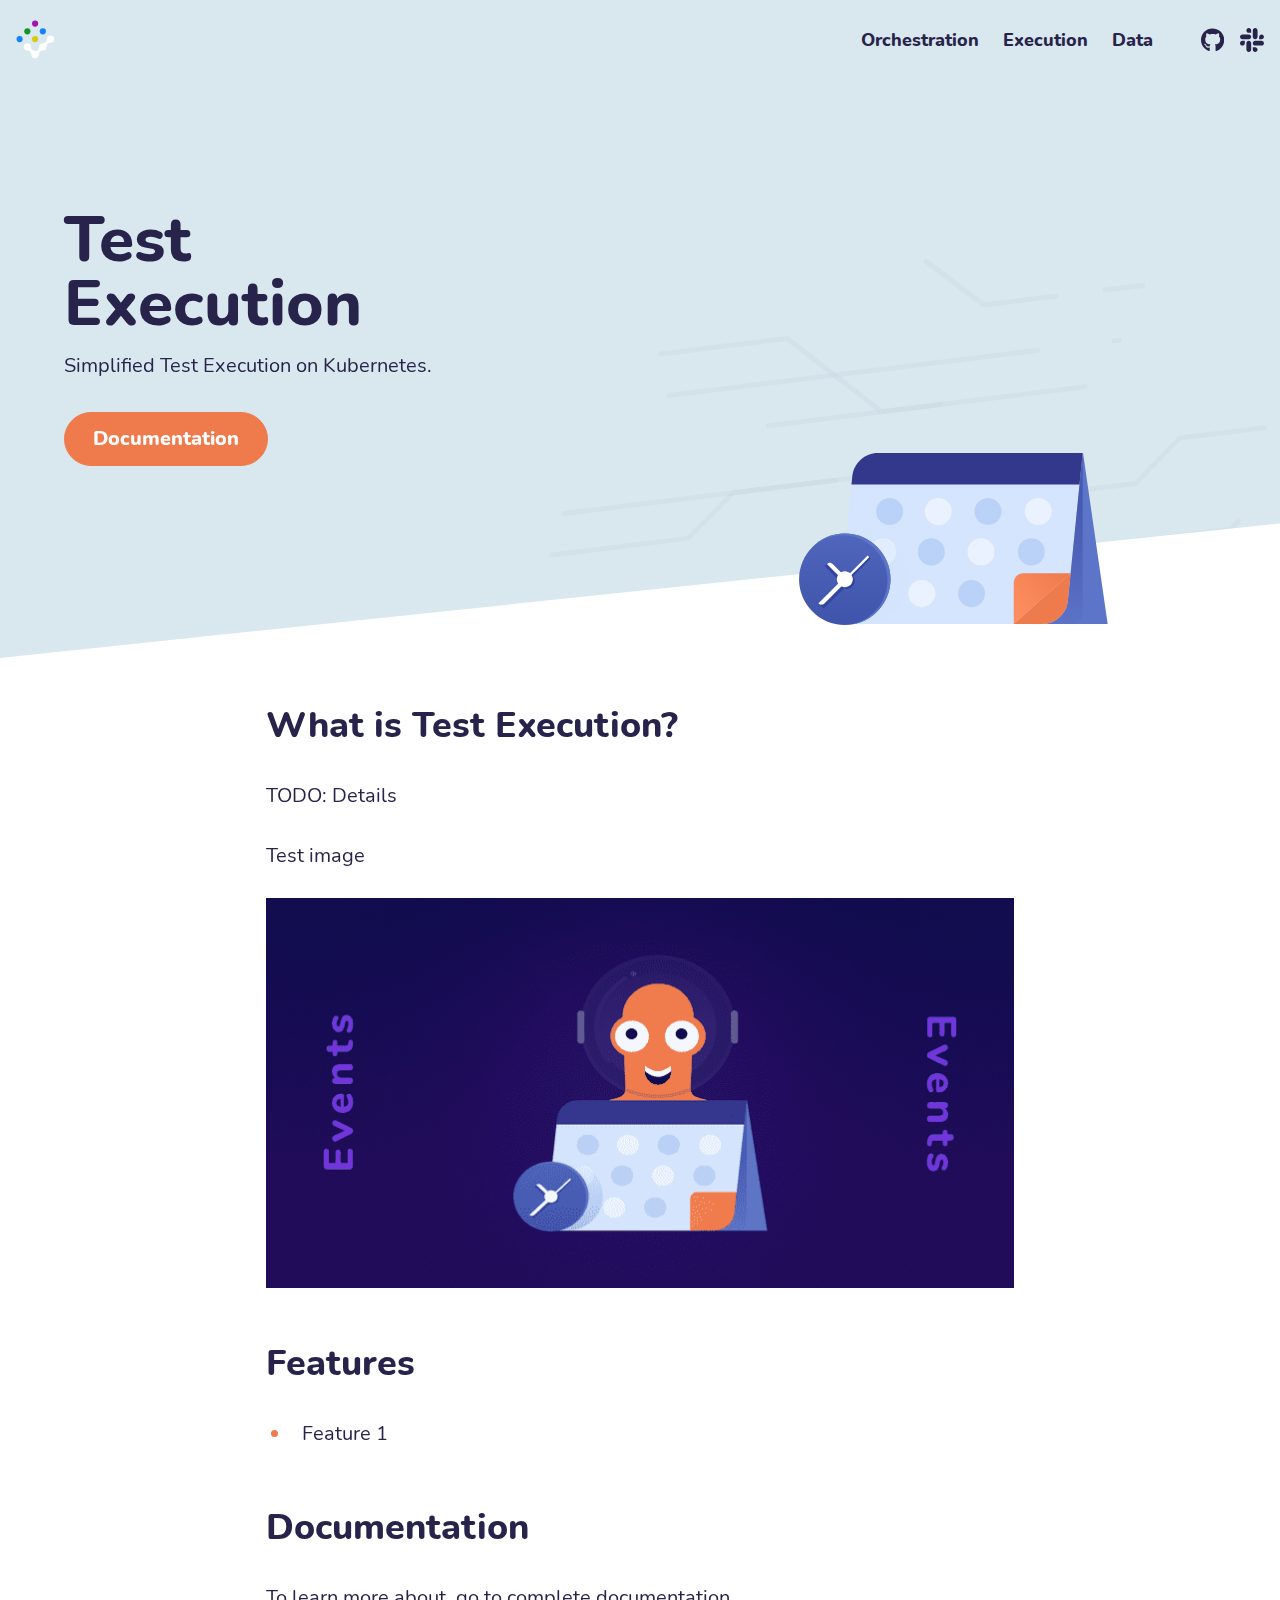
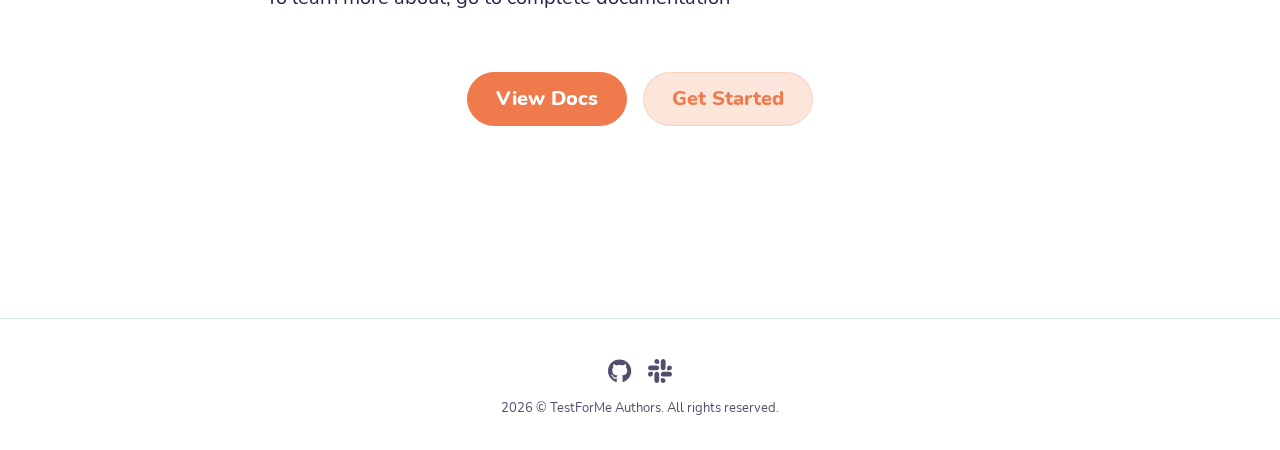
<file: execution/index.html>
<!DOCTYPE html><html lang="en"><head><meta charSet="utf-8"/><meta http-equiv="x-ua-compatible" content="ie=edge"/><meta name="viewport" content="width=device-width, initial-scale=1, shrink-to-fit=no"/><style data-href="/styles.682b089b25be8405a529.css" data-identity="gatsby-global-css">@font-face{font-display:swap;font-family:Nunito;font-style:normal;font-weight:800;src:url(/static/nunito-800-e56152ca4b815efe5b49524b7af9763b.woff2) format("woff2"),url(/static/nunito-800-a0c09c4bf7d522aa8cdfd372843c6c1e.woff) format("woff")}@font-face{font-display:swap;font-family:Nunito;font-style:normal;font-weight:400;src:url(/static/nunito-400-39a18f443d434999b89b5cb4d3f34688.woff2) format("woff2"),url(/static/nunito-400-1f30e08faa7c60d1f7ac829b9cdba320.woff) format("woff")}/*! tailwindcss v2.2.4 | MIT License | https://tailwindcss.com *//*! modern-normalize v1.1.0 | MIT License | https://github.com/sindresorhus/modern-normalize */html{-webkit-text-size-adjust:100%;line-height:1.15;-o-tab-size:4;tab-size:4}body{font-family:system-ui,-apple-system,Segoe UI,Roboto,Helvetica,Arial,sans-serif,Apple Color Emoji,Segoe UI Emoji;margin:0}hr{color:inherit;height:0}abbr[title]{-webkit-text-decoration:underline dotted;text-decoration:underline dotted}b,strong{font-weight:bolder}code,kbd,pre,samp{font-family:ui-monospace,SFMono-Regular,Consolas,Liberation Mono,Menlo,monospace;font-size:1em}small{font-size:80%}sub,sup{font-size:75%;line-height:0;position:relative;vertical-align:baseline}sub{bottom:-.25em}sup{top:-.5em}table{border-color:inherit;text-indent:0}button,input,optgroup,select,textarea{font-family:inherit;font-size:100%;line-height:1.15;margin:0}button,select{text-transform:none}[type=button],[type=reset],[type=submit],button{-webkit-appearance:button}::-moz-focus-inner{border-style:none;padding:0}:-moz-focusring{outline:1px dotted ButtonText}:-moz-ui-invalid{box-shadow:none}legend{padding:0}progress{vertical-align:baseline}::-webkit-inner-spin-button,::-webkit-outer-spin-button{height:auto}[type=search]{-webkit-appearance:textfield;outline-offset:-2px}::-webkit-search-decoration{-webkit-appearance:none}::-webkit-file-upload-button{-webkit-appearance:button;font:inherit}summary{display:list-item}blockquote,dd,dl,figure,h1,h2,h3,h4,h5,h6,hr,p,pre{margin:0}button{background-color:transparent;background-image:none}fieldset,ol,ul{margin:0;padding:0}ol,ul{list-style:none}html{font-family:Nunito,ui-sans-serif,system-ui,-apple-system,BlinkMacSystemFont,Segoe UI,Roboto,Helvetica Neue,Arial,Noto Sans,sans-serif,Apple Color Emoji,Segoe UI Emoji,Segoe UI Symbol,Noto Color Emoji;line-height:1.5}body{font-family:inherit;line-height:inherit}*,:after,:before{border:0 solid;box-sizing:border-box}hr{border-top-width:1px}img{border-style:solid}textarea{resize:vertical}input::-webkit-input-placeholder,textarea::-webkit-input-placeholder{color:#a1a1aa;opacity:1}input::placeholder,textarea::placeholder{color:#a1a1aa;opacity:1}[role=button],button{cursor:pointer}table{border-collapse:collapse}h1,h2,h3,h4,h5,h6{font-size:inherit;font-weight:inherit}a{color:inherit;text-decoration:inherit}button,input,optgroup,select,textarea{color:inherit;line-height:inherit;padding:0}code,kbd,pre,samp{font-family:ui-monospace,SFMono-Regular,Menlo,Monaco,Consolas,Liberation Mono,Courier New,monospace}audio,canvas,embed,iframe,img,object,svg,video{display:block;vertical-align:middle}img,video{height:auto;max-width:100%}*,:after,:before{--tw-translate-x:0;--tw-translate-y:0;--tw-rotate:0;--tw-skew-x:0;--tw-skew-y:0;--tw-scale-x:1;--tw-scale-y:1;--tw-transform:translateX(var(--tw-translate-x)) translateY(var(--tw-translate-y)) rotate(var(--tw-rotate)) skewX(var(--tw-skew-x)) skewY(var(--tw-skew-y)) scaleX(var(--tw-scale-x)) scaleY(var(--tw-scale-y));--tw-shadow:0 0 #0000;--tw-ring-inset:var(--tw-empty,/*!*/ /*!*/);--tw-ring-offset-width:0px;--tw-ring-offset-color:#fff;--tw-ring-color:rgba(59,130,246,0.5);--tw-ring-offset-shadow:0 0 #0000;--tw-ring-shadow:0 0 #0000;--tw-blur:var(--tw-empty,/*!*/ /*!*/);--tw-brightness:var(--tw-empty,/*!*/ /*!*/);--tw-contrast:var(--tw-empty,/*!*/ /*!*/);--tw-grayscale:var(--tw-empty,/*!*/ /*!*/);--tw-hue-rotate:var(--tw-empty,/*!*/ /*!*/);--tw-invert:var(--tw-empty,/*!*/ /*!*/);--tw-saturate:var(--tw-empty,/*!*/ /*!*/);--tw-sepia:var(--tw-empty,/*!*/ /*!*/);--tw-drop-shadow:var(--tw-empty,/*!*/ /*!*/);--tw-filter:var(--tw-blur) var(--tw-brightness) var(--tw-contrast) var(--tw-grayscale) var(--tw-hue-rotate) var(--tw-invert) var(--tw-saturate) var(--tw-sepia) var(--tw-drop-shadow);--tw-backdrop-blur:var(--tw-empty,/*!*/ /*!*/);--tw-backdrop-brightness:var(--tw-empty,/*!*/ /*!*/);--tw-backdrop-contrast:var(--tw-empty,/*!*/ /*!*/);--tw-backdrop-grayscale:var(--tw-empty,/*!*/ /*!*/);--tw-backdrop-hue-rotate:var(--tw-empty,/*!*/ /*!*/);--tw-backdrop-invert:var(--tw-empty,/*!*/ /*!*/);--tw-backdrop-opacity:var(--tw-empty,/*!*/ /*!*/);--tw-backdrop-saturate:var(--tw-empty,/*!*/ /*!*/);--tw-backdrop-sepia:var(--tw-empty,/*!*/ /*!*/);--tw-backdrop-filter:var(--tw-backdrop-blur) var(--tw-backdrop-brightness) var(--tw-backdrop-contrast) var(--tw-backdrop-grayscale) var(--tw-backdrop-hue-rotate) var(--tw-backdrop-invert) var(--tw-backdrop-opacity) var(--tw-backdrop-saturate) var(--tw-backdrop-sepia);border-color:currentColor}body{-webkit-font-smoothing:antialiased;-moz-osx-font-smoothing:grayscale;color:#28234a}a{transition-duration:.1s;transition-property:background-color,border-color,color,fill,stroke;transition-timing-function:linear}a:hover{color:#ef7b4d}a,button,input{outline:none}a:focus,button:focus,input:focus{box-shadow:0 0 0 3px rgba(239,123,77,.3);outline:none}::selection{background-color:#ef7b4d;color:#fff}h1,h2,h3,h4,h5,h6{font-weight:800;margin-bottom:1rem}h1{font-size:2.25rem;line-height:2.5rem}@media (min-width:768px){h1{font-size:3rem;line-height:1}}@media (min-width:1024px){h1{font-size:4rem;line-height:1}}h2{font-size:1.875rem;line-height:2.25rem}@media (min-width:768px){h2{font-size:2.25rem;line-height:2.5rem}}@media (min-width:1024px){h2{font-size:3rem;line-height:1}}h3{font-size:1.25rem;line-height:1.75rem}@media (min-width:768px){h3{font-size:1.5rem;line-height:2rem}}h4{font-size:1.25rem;line-height:1.75rem}@media (min-width:768px){h4{font-size:1.5rem;line-height:2rem}}@media (min-width:1024px){h4{font-size:1.5rem;line-height:2rem}}h5{font-size:1.125rem;line-height:1.75rem}@media (min-width:768px){h5{font-size:1.25rem;line-height:1.75rem}}@media (min-width:1024px){h5{font-size:1.5rem;line-height:2rem}}@media (min-width:768px){h6{font-size:1.125rem;line-height:1.75rem}}@media (min-width:1024px){h6{font-size:1.125rem;line-height:1.75rem}}.container{margin-left:auto;margin-right:auto;padding-left:1rem;padding-right:1rem;width:100%}@media (min-width:640px){.container{max-width:640px}}@media (min-width:768px){.container{max-width:768px}}@media (min-width:1024px){.container{max-width:1024px}}@media (min-width:1280px){.container{max-width:1280px}}@media (min-width:1536px){.container{max-width:1536px}}.prose{color:#28234a;max-width:65ch}.prose [class~=lead]{color:#4b5563;font-size:1.25em;line-height:1.6;margin-bottom:1.2em;margin-top:1.2em}.prose strong{color:#111827;font-weight:600}.prose ol[type=A]{--list-counter-style:upper-alpha}.prose ol[type=a]{--list-counter-style:lower-alpha}.prose ol[type=A s]{--list-counter-style:upper-alpha}.prose ol[type=a s]{--list-counter-style:lower-alpha}.prose ol[type=I]{--list-counter-style:upper-roman}.prose ol[type=i]{--list-counter-style:lower-roman}.prose ol[type=I s]{--list-counter-style:upper-roman}.prose ol[type=i s]{--list-counter-style:lower-roman}.prose ol[type="1"]{--list-counter-style:decimal}.prose ol>li{padding-left:1.75em;position:relative}.prose ol>li:before{color:#6b7280;content:counter(list-item,var(--list-counter-style,decimal)) ".";font-weight:400;left:0;position:absolute}.prose ul>li{padding-left:1.75em;position:relative}.prose ul>li:before{background-color:#d1d5db;border-radius:50%;content:"";height:.375em;left:.25em;position:absolute;top:.6875em;width:.375em}.prose hr{border-color:#e5e7eb;border-top-width:1px;margin-bottom:3em;margin-top:3em}.prose blockquote{border-left-color:#e5e7eb;border-left-width:.25rem;color:#111827;font-style:italic;font-weight:500;margin-bottom:1.6em;margin-top:1.6em;padding-left:1em;quotes:"\201C""\201D""\2018""\2019"}.prose blockquote p:first-of-type:before{content:open-quote}.prose blockquote p:last-of-type:after{content:close-quote}.prose h1{color:#111827;font-size:2.25em;font-weight:800;line-height:1.1111111;margin-bottom:.8888889em;margin-top:0}.prose h2{color:#111827;font-size:1.5em;font-weight:700;line-height:1.3333333;margin-bottom:1em;margin-top:2em}.prose h3{font-size:1.25em;line-height:1.6;margin-bottom:.6em;margin-top:1.6em}.prose h3,.prose h4{color:#111827;font-weight:600}.prose h4{line-height:1.5;margin-bottom:.5em;margin-top:1.5em}.prose figure figcaption{color:#6b7280;font-size:.875em;line-height:1.4285714;margin-top:.8571429em}.prose code{color:#111827;font-size:.875em;font-weight:600}.prose code:after,.prose code:before{content:"`"}.prose a code{color:#111827}.prose pre{background-color:#1f2937;border-radius:.375rem;color:#e5e7eb;font-size:.875em;line-height:1.7142857;margin-bottom:1.7142857em;margin-top:1.7142857em;overflow-x:auto;padding:.8571429em 1.1428571em}.prose pre code{background-color:transparent;border-radius:0;border-width:0;color:inherit;font-family:inherit;font-size:inherit;font-weight:400;line-height:inherit;padding:0}.prose pre code:after,.prose pre code:before{content:none}.prose table{font-size:.875em;line-height:1.7142857;margin-bottom:2em;margin-top:2em;table-layout:auto;text-align:left;width:100%}.prose thead{border-bottom-color:#d1d5db;border-bottom-width:1px;color:#111827;font-weight:600}.prose thead th{padding-bottom:.5714286em;padding-left:.5714286em;padding-right:.5714286em;vertical-align:bottom}.prose tbody tr{border-bottom-color:#e5e7eb;border-bottom-width:1px}.prose tbody tr:last-child{border-bottom-width:0}.prose tbody td{padding:.5714286em;vertical-align:top}.prose{font-size:1rem;line-height:1.75}.prose p{margin-bottom:1.25em;margin-top:1.25em}.prose img{border-radius:.5rem}.prose figure,.prose img,.prose video{margin-bottom:2em;margin-top:2em}.prose figure>*{margin-bottom:0;margin-top:0}.prose h2 code{font-size:.875em}.prose h3 code{font-size:.9em}.prose ol,.prose ul{margin-bottom:1.25em;margin-top:1.25em}.prose ul>li:before{background-color:#ef7b4d}.prose li{margin-bottom:.5em;margin-top:.5em}.prose>ul>li p{margin-bottom:.75em;margin-top:.75em}.prose>ul>li>:first-child{margin-top:1.25em}.prose>ul>li>:last-child{margin-bottom:1.25em}.prose>ol>li>:first-child{margin-top:1.25em}.prose>ol>li>:last-child{margin-bottom:1.25em}.prose ol ol,.prose ol ul,.prose ul ol,.prose ul ul{margin-bottom:.75em;margin-top:.75em}.prose h2+*,.prose h3+*,.prose h4+*,.prose hr+*{margin-top:0}.prose thead th:first-child{padding-left:0}.prose thead th:last-child{padding-right:0}.prose tbody td:first-child{padding-left:0}.prose tbody td:last-child{padding-right:0}.prose>:first-child{margin-top:0}.prose>:last-child{margin-bottom:0}.prose a:not(.btn,.stargazers){color:#ef7b4d;text-decoration:underline}.prose h1,.prose h2,.prose h3,.prose h4,.prose h5,.prose h6{color:#28234a;font-weight:800}.prose-xl{font-size:1.25rem;line-height:1.8}.prose-xl p{margin-bottom:1.2em;margin-top:1.2em}.prose-xl [class~=lead]{font-size:1.2em;line-height:1.5;margin-bottom:1em;margin-top:1em}.prose-xl blockquote{margin-bottom:1.6em;margin-top:1.6em;padding-left:1.0666667em}.prose-xl h1{font-size:2.8em;line-height:1;margin-bottom:.8571429em;margin-top:0}.prose-xl h2{font-size:1.8em;line-height:1.1111111;margin-bottom:.8888889em;margin-top:1.5555556em}.prose-xl h3{font-size:1.5em;line-height:1.3333333;margin-bottom:.6666667em;margin-top:1.6em}.prose-xl h4{line-height:1.6;margin-bottom:.6em;margin-top:1.8em}.prose-xl figure,.prose-xl img,.prose-xl video{margin-bottom:2em;margin-top:2em}.prose-xl figure>*{margin-bottom:0;margin-top:0}.prose-xl figure figcaption{font-size:.9em;line-height:1.5555556;margin-top:1em}.prose-xl code{font-size:.9em}.prose-xl h2 code{font-size:.8611111em}.prose-xl h3 code,.prose-xl pre{font-size:.9em}.prose-xl pre{border-radius:.5rem;line-height:1.7777778;margin-bottom:2em;margin-top:2em;padding:1.1111111em 1.3333333em}.prose-xl ol,.prose-xl ul{margin-bottom:1.2em;margin-top:1.2em}.prose-xl li{margin-bottom:.6em;margin-top:.6em}.prose-xl ol>li{padding-left:1.8em}.prose-xl ol>li:before{left:0}.prose-xl ul>li{padding-left:1.8em}.prose-xl ul>li:before{height:.35em;left:.25em;top:.725em;width:.35em}.prose-xl>ul>li p{margin-bottom:.8em;margin-top:.8em}.prose-xl>ul>li>:first-child{margin-top:1.2em}.prose-xl>ul>li>:last-child{margin-bottom:1.2em}.prose-xl>ol>li>:first-child{margin-top:1.2em}.prose-xl>ol>li>:last-child{margin-bottom:1.2em}.prose-xl ol ol,.prose-xl ol ul,.prose-xl ul ol,.prose-xl ul ul{margin-bottom:.8em;margin-top:.8em}.prose-xl hr{margin-bottom:2.8em;margin-top:2.8em}.prose-xl h2+*,.prose-xl h3+*,.prose-xl h4+*,.prose-xl hr+*{margin-top:0}.prose-xl table{font-size:.9em;line-height:1.5555556}.prose-xl thead th{padding-bottom:.8888889em;padding-left:.6666667em;padding-right:.6666667em}.prose-xl thead th:first-child{padding-left:0}.prose-xl thead th:last-child{padding-right:0}.prose-xl tbody td{padding:.8888889em .6666667em}.prose-xl tbody td:first-child{padding-left:0}.prose-xl tbody td:last-child{padding-right:0}.prose-xl>:first-child{margin-top:0}.prose-xl>:last-child{margin-bottom:0}.aspect-w-1,.aspect-w-2,.aspect-w-3,.aspect-w-4,.aspect-w-5,.aspect-w-6,.aspect-w-7,.aspect-w-8,.aspect-w-9,.aspect-w-10,.aspect-w-11,.aspect-w-12,.aspect-w-13,.aspect-w-14,.aspect-w-15,.aspect-w-16{padding-bottom:calc(var(--tw-aspect-h)/var(--tw-aspect-w)*100%);position:relative}.aspect-w-1>*,.aspect-w-2>*,.aspect-w-3>*,.aspect-w-4>*,.aspect-w-5>*,.aspect-w-6>*,.aspect-w-7>*,.aspect-w-8>*,.aspect-w-9>*,.aspect-w-10>*,.aspect-w-11>*,.aspect-w-12>*,.aspect-w-13>*,.aspect-w-14>*,.aspect-w-15>*,.aspect-w-16>*{bottom:0;height:100%;left:0;position:absolute;right:0;top:0;width:100%}.aspect-w-16{--tw-aspect-w:16}.aspect-h-9{--tw-aspect-h:9}.sr-only{clip:rect(0,0,0,0);border-width:0;height:1px;margin:-1px;overflow:hidden;padding:0;position:absolute;white-space:nowrap;width:1px}.visible{visibility:visible}.invisible{visibility:hidden}.absolute{position:absolute}.relative{position:relative}.sticky{position:-webkit-sticky;position:sticky}.inset-x-0{left:0;right:0}.-top-20{top:-5rem}.-top-1{top:-.25rem}.left-0{left:0}.-right-full{right:-100%}.top-0{top:0}.\!right-0{right:0!important}.top-1\/2{top:50%}.left-1\/2{left:50%}.-bottom-14{bottom:-3.5rem}.-bottom-16{bottom:-4rem}.right-12{right:3rem}.-bottom-12{bottom:-3rem}.z-50{z-index:50}.z-998{z-index:998}.z-10{z-index:10}.z-0{z-index:0}.-z-1{z-index:-1}.z-999{z-index:999}.order-first{order:-9999}.-m-px{margin:-1px}.my-12{margin-bottom:3rem;margin-top:3rem}.mx-auto{margin-left:auto;margin-right:auto}.mb-4{margin-bottom:1rem}.mt-8{margin-top:2rem}.mt-4{margin-top:1rem}.mt-12{margin-top:3rem}.mb-8{margin-bottom:2rem}.mt-6{margin-top:1.5rem}.mt-10{margin-top:2.5rem}.ml-auto{margin-left:auto}.mr-2\.5{margin-right:.625rem}.mr-2{margin-right:.5rem}.block{display:block}.inline-block{display:inline-block}.flex{display:flex}.grid{display:grid}.h-8{height:2rem}.h-10{height:2.5rem}.h-auto{height:auto}.h-screen{height:100vh}.h-full{height:100%}.h-44{height:11rem}.h-px{height:1px}.h-4{height:1rem}.w-auto{width:auto}.w-52{width:13rem}.w-20{width:5rem}.w-full{width:100%}.w-4\/6,.w-8\/12{width:66.666667%}.w-40{width:10rem}.w-80{width:20rem}.w-64{width:16rem}.w-48{width:12rem}.w-px{width:1px}.w-5{width:1.25rem}.max-w-3xl{max-width:48rem}.max-w-full{max-width:100%}.origin-full-0{-webkit-transform-origin:100% 0;transform-origin:100% 0}.origin-0-0{-webkit-transform-origin:0 0;transform-origin:0 0}.-translate-x-1\/2{--tw-translate-x:-50%}.-translate-x-1\/2,.-translate-y-1\/2{-webkit-transform:var(--tw-transform);transform:var(--tw-transform)}.-translate-y-1\/2{--tw-translate-y:-50%}.-translate-y-64{--tw-translate-y:-16rem}.-translate-y-64,.translate-x-12{-webkit-transform:var(--tw-transform);transform:var(--tw-transform)}.translate-x-12{--tw-translate-x:3rem}.rotate-90{--tw-rotate:90deg}.-rotate-36,.rotate-90{-webkit-transform:var(--tw-transform);transform:var(--tw-transform)}.-rotate-36{--tw-rotate:-36deg}.rotate-89{--tw-rotate:89deg}.-skew-y-6,.rotate-89{-webkit-transform:var(--tw-transform);transform:var(--tw-transform)}.-skew-y-6{--tw-skew-y:-6deg}.transform{-webkit-transform:var(--tw-transform);transform:var(--tw-transform)}.cursor-pointer{cursor:pointer}.resize{resize:both}.appearance-none{-webkit-appearance:none;appearance:none}.grid-cols-1{grid-template-columns:repeat(1,minmax(0,1fr))}.grid-cols-2{grid-template-columns:repeat(2,minmax(0,1fr))}.grid-cols-3{grid-template-columns:repeat(3,minmax(0,1fr))}.grid-cols-4{grid-template-columns:repeat(4,minmax(0,1fr))}.grid-cols-5{grid-template-columns:repeat(5,minmax(0,1fr))}.grid-cols-6{grid-template-columns:repeat(6,minmax(0,1fr))}.grid-cols-7{grid-template-columns:repeat(7,minmax(0,1fr))}.grid-cols-8{grid-template-columns:repeat(8,minmax(0,1fr))}.grid-cols-9{grid-template-columns:repeat(9,minmax(0,1fr))}.grid-cols-10{grid-template-columns:repeat(10,minmax(0,1fr))}.grid-cols-11{grid-template-columns:repeat(11,minmax(0,1fr))}.grid-cols-12{grid-template-columns:repeat(12,minmax(0,1fr))}.items-start{align-items:flex-start}.items-end{align-items:flex-end}.items-center{align-items:center}.justify-start{justify-content:flex-start}.justify-end{justify-content:flex-end}.justify-center{justify-content:center}.gap-2{gap:.5rem}.space-x-8>:not([hidden])~:not([hidden]){--tw-space-x-reverse:0;margin-left:calc(2rem*(1 - var(--tw-space-x-reverse)));margin-right:calc(2rem*var(--tw-space-x-reverse))}.space-y-4>:not([hidden])~:not([hidden]){--tw-space-y-reverse:0;margin-bottom:calc(1rem*var(--tw-space-y-reverse));margin-top:calc(1rem*(1 - var(--tw-space-y-reverse)))}.overflow-hidden{overflow:hidden}.overflow-y-scroll{overflow-y:scroll}.whitespace-nowrap{white-space:nowrap}.rounded-full{border-radius:9999px}.border{border-width:1px}.border-t{border-top-width:1px}.border-solid{border-style:solid}.border-light{--tw-border-opacity:1;border-color:rgba(217,232,238,var(--tw-border-opacity))}.border-transparent{border-color:hsla(0,0%,100%,0)}.border-primary{--tw-border-opacity:1;border-color:rgba(239,123,77,var(--tw-border-opacity))}.border-opacity-20{--tw-border-opacity:0.2}.bg-light{--tw-bg-opacity:1;background-color:rgba(217,232,238,var(--tw-bg-opacity))}.bg-\[\#110e50\]{--tw-bg-opacity:1;background-color:rgba(17,14,80,var(--tw-bg-opacity))}.bg-\[\#302871\]{--tw-bg-opacity:1;background-color:rgba(48,40,113,var(--tw-bg-opacity))}.bg-white{--tw-bg-opacity:1;background-color:rgba(255,255,255,var(--tw-bg-opacity))}.bg-primary{--tw-bg-opacity:1;background-color:rgba(239,123,77,var(--tw-bg-opacity))}.bg-\[\#280e6b\]{--tw-bg-opacity:1;background-color:rgba(40,14,107,var(--tw-bg-opacity))}.bg-opacity-20{--tw-bg-opacity:0.2}.p-0{padding:0}.py-3{padding-bottom:.75rem;padding-top:.75rem}.px-4{padding-left:1rem;padding-right:1rem}.py-8{padding-bottom:2rem;padding-top:2rem}.py-24{padding-bottom:6rem;padding-top:6rem}.px-7{padding-left:1.75rem;padding-right:1.75rem}.pt-10{padding-top:2.5rem}.pb-8{padding-bottom:2rem}.pt-14{padding-top:3.5rem}.pr-12{padding-right:3rem}.pt-\[calc\(calc\(calc\(100vw-0px\)\*0\.05\)\+4rem\)\]{padding-top:calc(5vw + 4rem)}.pt-4{padding-top:1rem}.pb-40{padding-bottom:10rem}.pt-24{padding-top:6rem}.pb-\[calc\(calc\(calc\(100vw-0px\)\*0\.05\)\+2rem\)\]{padding-bottom:calc(5vw + 2rem)}.pt-0\.5{padding-top:.125rem}.pt-0{padding-top:0}.text-center{text-align:center}.text-4xl{font-size:2.25rem;line-height:2.5rem}.text-lg{font-size:1.125rem;line-height:1.75rem}.text-5xl{font-size:3rem;line-height:1}.text-2xl{font-size:1.5rem;line-height:2rem}.text-xl{font-size:1.25rem;line-height:1.75rem}.font-extrabold{font-weight:800}.font-bold{font-weight:700}.text-dark{--tw-text-opacity:1;color:rgba(40,35,74,var(--tw-text-opacity))}.text-primary{--tw-text-opacity:1;color:rgba(239,123,77,var(--tw-text-opacity))}.\!text-primary{--tw-text-opacity:1!important;color:rgba(239,123,77,var(--tw-text-opacity))!important}.text-gray{--tw-text-opacity:1;color:rgba(82,79,109,var(--tw-text-opacity))}.text-light{--tw-text-opacity:1;color:rgba(217,232,238,var(--tw-text-opacity))}.text-white{--tw-text-opacity:1;color:rgba(255,255,255,var(--tw-text-opacity))}.underline{text-decoration:underline}.opacity-40{opacity:.4}.opacity-25{opacity:.25}.opacity-30{opacity:.3}.shadow-2xl{--tw-shadow:0 25px 50px -12px rgba(0,0,0,0.25);box-shadow:var(--tw-ring-offset-shadow,0 0 #0000),var(--tw-ring-shadow,0 0 #0000),var(--tw-shadow)}.blur-3xl{--tw-blur:blur(64px)}.blur-3xl,.filter{-webkit-filter:var(--tw-filter);filter:var(--tw-filter)}.backdrop-blur-lg{--tw-backdrop-blur:blur(16px)}.backdrop-blur-lg,.backdrop-saturate-150{-webkit-backdrop-filter:var(--tw-backdrop-filter);backdrop-filter:var(--tw-backdrop-filter)}.backdrop-saturate-150{--tw-backdrop-saturate:saturate(1.5)}.backdrop-filter{-webkit-backdrop-filter:var(--tw-backdrop-filter);backdrop-filter:var(--tw-backdrop-filter)}.transition-right{transition-duration:.15s;transition-property:right;transition-timing-function:cubic-bezier(.4,0,.2,1)}.transition-all{transition-duration:.15s;transition-property:all;transition-timing-function:cubic-bezier(.4,0,.2,1)}.duration-300{transition-duration:.3s}.ease-linear{transition-timing-function:linear}.clip-0{clip:rect(0,0,0,0)}.bg-gradient-dark{background-image:linear-gradient(195deg,#110e50 40%,#220c59 75%)}.burger-dark.burger .burger-lines,.burger-dark.burger .burger-lines:after,.burger-dark.burger .burger-lines:before,.burger.open.burger .burger-lines,.burger.open.burger .burger-lines:after,.burger.open.burger .burger-lines:before{background-color:#28234a}.announcement-banner{text-align:center}.announcement-banner svg{display:inline-block;margin-left:.25em}.announcement-banner a{color:#fff}.announcement-banner svg{fill:#fff}.hover\:border-primary:hover{--tw-border-opacity:1;border-color:rgba(239,123,77,var(--tw-border-opacity))}.hover\:bg-primary:hover{--tw-bg-opacity:1;background-color:rgba(239,123,77,var(--tw-bg-opacity))}.hover\:text-white:hover{--tw-text-opacity:1;color:rgba(255,255,255,var(--tw-text-opacity))}.hover\:text-primary:hover{--tw-text-opacity:1;color:rgba(239,123,77,var(--tw-text-opacity))}.hover\:shadow-primary:hover{--tw-shadow:0 20px 50px -15px rgba(239,123,77,0.3);box-shadow:var(--tw-ring-offset-shadow,0 0 #0000),var(--tw-ring-shadow,0 0 #0000),var(--tw-shadow)}.focus\:visible:focus{visibility:visible}.focus\:z-999:focus{z-index:999}.focus\:m-0:focus{margin:0}.focus\:h-auto:focus{height:auto}.focus\:w-auto:focus{width:auto}.focus\:px-4:focus{padding-left:1rem;padding-right:1rem}.focus\:pt-3:focus{padding-top:.75rem}.focus\:pb-1\.5:focus{padding-bottom:.375rem}.focus\:pb-1:focus{padding-bottom:.25rem}.focus\:text-dark:focus{--tw-text-opacity:1;color:rgba(40,35,74,var(--tw-text-opacity))}.focus\:clip-auto:focus{clip:auto}@media (min-width:640px){.sm\:grid-cols-1{grid-template-columns:repeat(1,minmax(0,1fr))}.sm\:grid-cols-2{grid-template-columns:repeat(2,minmax(0,1fr))}.sm\:grid-cols-3{grid-template-columns:repeat(3,minmax(0,1fr))}.sm\:grid-cols-4{grid-template-columns:repeat(4,minmax(0,1fr))}.sm\:grid-cols-5{grid-template-columns:repeat(5,minmax(0,1fr))}.sm\:grid-cols-6{grid-template-columns:repeat(6,minmax(0,1fr))}.sm\:grid-cols-7{grid-template-columns:repeat(7,minmax(0,1fr))}.sm\:grid-cols-8{grid-template-columns:repeat(8,minmax(0,1fr))}.sm\:grid-cols-9{grid-template-columns:repeat(9,minmax(0,1fr))}.sm\:grid-cols-10{grid-template-columns:repeat(10,minmax(0,1fr))}.sm\:grid-cols-11{grid-template-columns:repeat(11,minmax(0,1fr))}.sm\:grid-cols-12{grid-template-columns:repeat(12,minmax(0,1fr))}}@media (min-width:768px){.md\:-bottom-12{bottom:-3rem}.md\:mb-8{margin-bottom:2rem}.md\:mt-8{margin-top:2rem}.md\:w-auto{width:auto}.md\:w-3\/5{width:60%}.md\:w-2\/5{width:40%}.md\:w-1\/2{width:50%}.md\:grid-cols-1{grid-template-columns:repeat(1,minmax(0,1fr))}.md\:grid-cols-2{grid-template-columns:repeat(2,minmax(0,1fr))}.md\:grid-cols-3{grid-template-columns:repeat(3,minmax(0,1fr))}.md\:grid-cols-4{grid-template-columns:repeat(4,minmax(0,1fr))}.md\:grid-cols-5{grid-template-columns:repeat(5,minmax(0,1fr))}.md\:grid-cols-6{grid-template-columns:repeat(6,minmax(0,1fr))}.md\:grid-cols-7{grid-template-columns:repeat(7,minmax(0,1fr))}.md\:grid-cols-8{grid-template-columns:repeat(8,minmax(0,1fr))}.md\:grid-cols-9{grid-template-columns:repeat(9,minmax(0,1fr))}.md\:grid-cols-10{grid-template-columns:repeat(10,minmax(0,1fr))}.md\:grid-cols-11{grid-template-columns:repeat(11,minmax(0,1fr))}.md\:grid-cols-12{grid-template-columns:repeat(12,minmax(0,1fr))}.md\:space-x-4>:not([hidden])~:not([hidden]){--tw-space-x-reverse:0;margin-left:calc(1rem*(1 - var(--tw-space-x-reverse)));margin-right:calc(1rem*var(--tw-space-x-reverse))}.md\:space-y-0>:not([hidden])~:not([hidden]){--tw-space-y-reverse:0;margin-bottom:calc(0px*var(--tw-space-y-reverse));margin-top:calc(0px*(1 - var(--tw-space-y-reverse)))}.md\:pr-12{padding-right:3rem}.md\:text-6xl{font-size:4rem;line-height:1}}@media (min-width:1024px){.lg\:relative{position:relative}.lg\:right-auto{right:auto}.lg\:top-auto{top:auto}.lg\:-bottom-24{bottom:-6rem}.lg\:-bottom-32{bottom:-8rem}.lg\:-bottom-28{bottom:-7rem}.lg\:order-last{order:9999}.lg\:order-first{order:-9999}.lg\:my-0{margin-bottom:0;margin-top:0}.lg\:ml-auto{margin-left:auto}.lg\:mt-12{margin-top:3rem}.lg\:mb-24{margin-bottom:6rem}.lg\:-mt-8{margin-top:-2rem}.lg\:mt-0{margin-top:0}.lg\:flex{display:flex}.lg\:hidden{display:none}.lg\:h-6{height:1.5rem}.lg\:h-10{height:2.5rem}.lg\:h-auto{height:auto}.lg\:w-auto{width:auto}.lg\:w-52{width:13rem}.lg\:w-4\/5{width:80%}.lg\:w-3\/5{width:60%}.lg\:w-2\/5{width:40%}.lg\:translate-y-32{--tw-translate-y:8rem;-webkit-transform:var(--tw-transform);transform:var(--tw-transform)}.lg\:grid-cols-1{grid-template-columns:repeat(1,minmax(0,1fr))}.lg\:grid-cols-2{grid-template-columns:repeat(2,minmax(0,1fr))}.lg\:grid-cols-3{grid-template-columns:repeat(3,minmax(0,1fr))}.lg\:grid-cols-4{grid-template-columns:repeat(4,minmax(0,1fr))}.lg\:grid-cols-5{grid-template-columns:repeat(5,minmax(0,1fr))}.lg\:grid-cols-6{grid-template-columns:repeat(6,minmax(0,1fr))}.lg\:grid-cols-7{grid-template-columns:repeat(7,minmax(0,1fr))}.lg\:grid-cols-8{grid-template-columns:repeat(8,minmax(0,1fr))}.lg\:grid-cols-9{grid-template-columns:repeat(9,minmax(0,1fr))}.lg\:grid-cols-10{grid-template-columns:repeat(10,minmax(0,1fr))}.lg\:grid-cols-11{grid-template-columns:repeat(11,minmax(0,1fr))}.lg\:grid-cols-12{grid-template-columns:repeat(12,minmax(0,1fr))}.lg\:items-center{align-items:center}.lg\:justify-center{justify-content:center}.lg\:space-x-4>:not([hidden])~:not([hidden]){--tw-space-x-reverse:0;margin-left:calc(1rem*(1 - var(--tw-space-x-reverse)));margin-right:calc(1rem*var(--tw-space-x-reverse))}.lg\:space-x-8>:not([hidden])~:not([hidden]){--tw-space-x-reverse:0;margin-left:calc(2rem*(1 - var(--tw-space-x-reverse)));margin-right:calc(2rem*var(--tw-space-x-reverse))}.lg\:space-x-6>:not([hidden])~:not([hidden]){--tw-space-x-reverse:0;margin-left:calc(1.5rem*(1 - var(--tw-space-x-reverse)));margin-right:calc(1.5rem*var(--tw-space-x-reverse))}.lg\:space-y-0>:not([hidden])~:not([hidden]){--tw-space-y-reverse:0;margin-bottom:calc(0px*var(--tw-space-y-reverse));margin-top:calc(0px*(1 - var(--tw-space-y-reverse)))}.lg\:overflow-y-visible{overflow-y:visible}.lg\:border-none{border-style:none}.lg\:bg-transparent{background-color:hsla(0,0%,100%,0)}.lg\:bg-none{background-image:none}.lg\:py-5{padding-bottom:1.25rem;padding-top:1.25rem}.lg\:py-0{padding-bottom:0;padding-top:0}.lg\:px-12{padding-left:3rem;padding-right:3rem}.lg\:pt-0{padding-top:0}.lg\:pt-\[calc\(calc\(calc\(100vw-0px\)\*0\.05\)\+9rem\)\]{padding-top:calc(5vw + 9rem)}.lg\:pb-48{padding-bottom:12rem}.lg\:pl-8{padding-left:2rem}.lg\:pr-8{padding-right:2rem}.lg\:pt-32{padding-top:8rem}.lg\:pb-\[calc\(calc\(calc\(100vw-0px\)\*0\.05\)\+6rem\)\]{padding-bottom:calc(5vw + 6rem)}.lg\:text-left{text-align:left}.lg\:text-right{text-align:right}.lg\:text-2xl{font-size:1.5rem;line-height:2rem}.lg\:text-lg{font-size:1.125rem;line-height:1.75rem}.lg\:text-7xl{font-size:5rem;line-height:1}.lg\:font-bold{font-weight:700}.lg\:text-white{--tw-text-opacity:1;color:rgba(255,255,255,var(--tw-text-opacity))}.lg\:text-gray{--tw-text-opacity:1;color:rgba(82,79,109,var(--tw-text-opacity))}.lg\:shadow-none{--tw-shadow:0 0 #0000;box-shadow:var(--tw-ring-offset-shadow,0 0 #0000),var(--tw-ring-shadow,0 0 #0000),var(--tw-shadow)}}@media (min-width:1280px){.xl\:-mt-12{margin-top:-3rem}.xl\:w-3\/6{width:50%}.xl\:w-2\/5{width:40%}.xl\:w-2\/6{width:33.333333%}.xl\:grid-cols-1{grid-template-columns:repeat(1,minmax(0,1fr))}.xl\:grid-cols-2{grid-template-columns:repeat(2,minmax(0,1fr))}.xl\:grid-cols-3{grid-template-columns:repeat(3,minmax(0,1fr))}.xl\:grid-cols-4{grid-template-columns:repeat(4,minmax(0,1fr))}.xl\:grid-cols-5{grid-template-columns:repeat(5,minmax(0,1fr))}.xl\:grid-cols-6{grid-template-columns:repeat(6,minmax(0,1fr))}.xl\:grid-cols-7{grid-template-columns:repeat(7,minmax(0,1fr))}.xl\:grid-cols-8{grid-template-columns:repeat(8,minmax(0,1fr))}.xl\:grid-cols-9{grid-template-columns:repeat(9,minmax(0,1fr))}.xl\:grid-cols-10{grid-template-columns:repeat(10,minmax(0,1fr))}.xl\:grid-cols-11{grid-template-columns:repeat(11,minmax(0,1fr))}.xl\:grid-cols-12{grid-template-columns:repeat(12,minmax(0,1fr))}.xl\:px-24{padding-left:6rem;padding-right:6rem}.xl\:pr-12{padding-right:3rem}.xl\:pr-36{padding-right:9rem}.xl\:pl-12{padding-left:3rem}.xl\:pl-16{padding-left:4rem}.xl\:pr-16{padding-right:4rem}}@media (min-width:1536px){.\32xl\:-mt-20{margin-top:-5rem}.\32xl\:w-72{width:18rem}.\32xl\:grid-cols-1{grid-template-columns:repeat(1,minmax(0,1fr))}.\32xl\:grid-cols-2{grid-template-columns:repeat(2,minmax(0,1fr))}.\32xl\:grid-cols-3{grid-template-columns:repeat(3,minmax(0,1fr))}.\32xl\:grid-cols-4{grid-template-columns:repeat(4,minmax(0,1fr))}.\32xl\:grid-cols-5{grid-template-columns:repeat(5,minmax(0,1fr))}.\32xl\:grid-cols-6{grid-template-columns:repeat(6,minmax(0,1fr))}.\32xl\:grid-cols-7{grid-template-columns:repeat(7,minmax(0,1fr))}.\32xl\:grid-cols-8{grid-template-columns:repeat(8,minmax(0,1fr))}.\32xl\:grid-cols-9{grid-template-columns:repeat(9,minmax(0,1fr))}.\32xl\:grid-cols-10{grid-template-columns:repeat(10,minmax(0,1fr))}.\32xl\:grid-cols-11{grid-template-columns:repeat(11,minmax(0,1fr))}.\32xl\:grid-cols-12{grid-template-columns:repeat(12,minmax(0,1fr))}.\32xl\:px-40{padding-left:10rem;padding-right:10rem}.\32xl\:pr-0{padding-right:0}.\32xl\:pr-48{padding-right:12rem}.\32xl\:pt-40{padding-top:10rem}.\32xl\:text-8xl{font-size:5.5rem;line-height:1}}.burger{-webkit-tap-highlight-color:transparent;cursor:pointer;font-size:12px;height:3em;position:relative;transition:all .2s;width:3em}.burger:after{content:"";display:block;height:150%;left:-25%;position:absolute;top:-25%;width:150%}.burger .burger-lines{margin-top:-.125em;top:50%}.burger .burger-lines,.burger .burger-lines:after,.burger .burger-lines:before{background-color:#fff;border-radius:.25em;content:"";display:block;height:.25em;pointer-events:none;position:absolute;transform:rotate(0);width:100%}.burger .burger-lines:after{left:0;top:-1em}.burger .burger-lines:before{left:1em;top:1em}.burger.burger-squeeze .burger-lines,.burger.burger-squeeze .burger-lines:after,.burger.burger-squeeze .burger-lines:before{transition:top .2s .2s,left .1s,transform .2s,background-color .4s .2s}.burger.burger-squeeze .burger-lines:after,.burger.burger-squeeze .burger-lines:before{width:2em}.burger.burger-squeeze.open .burger-lines,.burger.burger-squeeze.open .burger-lines:after,.burger.burger-squeeze.open .burger-lines:before{transition:background-color .2s,top .2s,left .2s,transform .2s .15s}.burger.burger-squeeze.open .burger-lines{background-color:transparent}.burger.burger-squeeze.open .burger-lines:after,.burger.burger-squeeze.open .burger-lines:before{left:.5em;top:0}.burger.burger-squeeze.open .burger-lines:before{transform:rotate(-45deg)}.burger.burger-squeeze.open .burger-lines:after{transform:rotate(45deg)}</style><meta name="generator" content="Gatsby 3.14.6"/><style>.gatsby-image-wrapper{position:relative;overflow:hidden}.gatsby-image-wrapper img{bottom:0;height:100%;left:0;margin:0;max-width:none;padding:0;position:absolute;right:0;top:0;width:100%;object-fit:cover}.gatsby-image-wrapper [data-main-image]{opacity:0;transform:translateZ(0);transition:opacity .25s linear;will-change:opacity}.gatsby-image-wrapper-constrained{display:inline-block;vertical-align:top}</style><noscript><style>.gatsby-image-wrapper noscript [data-main-image]{opacity:1!important}.gatsby-image-wrapper [data-placeholder-image]{opacity:0!important}</style></noscript><script type="module">const e="undefined"!=typeof HTMLImageElement&&"loading"in HTMLImageElement.prototype;e&&document.body.addEventListener("load",(function(e){if(void 0===e.target.dataset.mainImage)return;if(void 0===e.target.dataset.gatsbyImageSsr)return;const t=e.target;let a=null,n=t;for(;null===a&&n;)void 0!==n.parentNode.dataset.gatsbyImageWrapper&&(a=n.parentNode),n=n.parentNode;const o=a.querySelector("[data-placeholder-image]"),r=new Image;r.src=t.currentSrc,r.decode().catch((()=>{})).then((()=>{t.style.opacity=1,o&&(o.style.opacity=0,o.style.transition="opacity 500ms linear")}))}),!0);</script><title data-react-helmet="true">Test Execution | TestForMe</title><meta data-react-helmet="true" name="description" content="Simplified Test Execution on Kubernetes."/><meta data-react-helmet="true" property="og:title" content="Test Execution"/><meta data-react-helmet="true" property="og:description" content="Simplified Test Execution on Kubernetes."/><meta data-react-helmet="true" property="og:type" content="website"/><meta data-react-helmet="true" property="og:image" content="/static/8c96d7785a3e5937d2bad5cd7139eff0/execution-thumbnail.png"/><meta data-react-helmet="true" property="og:url"/><meta data-react-helmet="true" name="twitter:card" content="summary"/><meta data-react-helmet="true" name="twitter:creator" content=""/><meta data-react-helmet="true" name="twitter:title" content="Test Execution"/><meta data-react-helmet="true" name="twitter:description" content="Simplified Test Execution on Kubernetes."/><link rel="sitemap" type="application/xml" href="/sitemap/sitemap-index.xml"/><link rel="preconnect" href="https://www.googletagmanager.com"/><link rel="dns-prefetch" href="https://www.googletagmanager.com"/><link rel="icon" href="/favicon-32x32.png?v=548025b0f821046a84852f840f62286c" type="image/png"/><link rel="manifest" href="/manifest.webmanifest" crossorigin="anonymous"/><link rel="apple-touch-icon" sizes="48x48" href="/icons/icon-48x48.png?v=548025b0f821046a84852f840f62286c"/><link rel="apple-touch-icon" sizes="72x72" href="/icons/icon-72x72.png?v=548025b0f821046a84852f840f62286c"/><link rel="apple-touch-icon" sizes="96x96" href="/icons/icon-96x96.png?v=548025b0f821046a84852f840f62286c"/><link rel="apple-touch-icon" sizes="144x144" href="/icons/icon-144x144.png?v=548025b0f821046a84852f840f62286c"/><link rel="apple-touch-icon" sizes="192x192" href="/icons/icon-192x192.png?v=548025b0f821046a84852f840f62286c"/><link rel="apple-touch-icon" sizes="256x256" href="/icons/icon-256x256.png?v=548025b0f821046a84852f840f62286c"/><link rel="apple-touch-icon" sizes="384x384" href="/icons/icon-384x384.png?v=548025b0f821046a84852f840f62286c"/><link rel="apple-touch-icon" sizes="512x512" href="/icons/icon-512x512.png?v=548025b0f821046a84852f840f62286c"/><link as="script" rel="preload" href="/webpack-runtime-b17ed22670fac19d3eb6.js"/><link as="script" rel="preload" href="/framework-193d3655659aa0f0628d.js"/><link as="script" rel="preload" href="/app-a1211fd73a64b8843164.js"/><link as="script" rel="preload" href="/97cc71e797ae520886aaf1d9464b0402d6b79eba-9814953145b52d32da44.js"/><link as="script" rel="preload" href="/bc7c01e13953f8f95d08571afdad133419923878-49cb328ac2ac1a4001d9.js"/><link as="script" rel="preload" href="/component---src-templates-page-default-js-f6946aeb01f6825621e1.js"/><link as="fetch" rel="preload" href="/page-data/execution/page-data.json" crossorigin="anonymous"/><link as="fetch" rel="preload" href="/page-data/sq/d/2841359383.json" crossorigin="anonymous"/><link as="fetch" rel="preload" href="/page-data/sq/d/290055352.json" crossorigin="anonymous"/><link as="fetch" rel="preload" href="/page-data/sq/d/3159585216.json" crossorigin="anonymous"/><link as="fetch" rel="preload" href="/page-data/sq/d/4144922801.json" crossorigin="anonymous"/><link as="fetch" rel="preload" href="/page-data/app-data.json" crossorigin="anonymous"/></head><body><div id="___gatsby"><div style="outline:none" tabindex="-1" id="gatsby-focus-wrapper"><div data-is-root-path="false"><a class="absolute left-1/2 transform -translate-x-1/2 w-px h-px p-0 -m-px overflow-hidden font-bold text-xl bg-primary whitespace-nowrap clip-0 focus:w-auto focus:h-auto focus:pt-3 focus:pb-1.5 focus:px-4 focus:m-0 focus:visible focus:text-dark focus:z-999 focus:clip-auto" href="#main">Skip to content</a><header class="sticky -top-1 left-0 z-50 py-3 w-full backdrop-filter backdrop-blur-lg backdrop-saturate-150 lg:py-5 bg-light"><div class="container flex items-center"><a href="/"><span class="sr-only">TestForMe</span><svg class="h-8 w-auto lg:h-10 text-dark" viewBox="0 0 155 155" fill="none"><circle cx="74" cy="14" r="12" fill="#9d15aa"></circle><circle cx="44" cy="44" r="12" fill="#159328"></circle><circle cx="104" cy="44" r="12" fill="#1381f7"></circle><circle cx="14" cy="74" r="12" fill="#1381f7"></circle><circle cx="74" cy="74" r="12" fill="#d6cc15"></circle><circle cx="134" cy="74" r="14" fill="#fff"></circle><circle cx="44" cy="104" r="14" fill="#fff"></circle><circle cx="104" cy="104" r="14" fill="#fff"></circle><circle cx="74" cy="134" r="14" fill="#fff"></circle><path d="M58 104q1 15 16 16l-14 14q-1-15-16-16zM74 120q15 2.5 16-16l14 14q-15 1-16 16zM104 90q15-1 16-16l14 14q-15 1-16 16z" fill="#fff"></path></svg></a><nav class="absolute z-998 -right-full top-0 w-4/6 h-screen pt-14 bg-white overflow-y-scroll transition-right duration-300 in-expo shadow-2xl lg:items-center lg:ml-auto lg:flex lg:space-x-8 lg:relative lg:right-auto lg:top-auto lg:w-auto lg:h-auto lg:pt-0 lg:bg-none lg:bg-transparent lg:overflow-y-visible lg:shadow-none"><ul class="px-4 text-lg lg:flex lg:h-auto lg:space-x-6 lg:space-y-0 lg:text-lg"><li class="border-t border-light py-3 lg:py-0 lg:border-none"><a class="lg:font-bold text-dark hover:text-primary" href="/orchestration">Orchestration</a></li><li class="border-t border-light py-3 lg:py-0 lg:border-none"><a class="lg:font-bold text-dark hover:text-primary" href="/execution">Execution</a></li><li class="border-t border-light py-3 lg:py-0 lg:border-none"><a class="lg:font-bold text-dark hover:text-primary" href="/data">Data</a></li></ul><div class="flex justify-center space-x-8 lg:space-x-4 w-full py-8 lg:py-0"><a href="https://github.com/testforme-io" aria-label="github" target="_blank" rel="noopener noreferrer" title="Follow us on GitHub" class="inline-block text-dark"><svg class="w-auto h-8 lg:h-6" width="31" height="32" viewBox="0 0 31 32" fill="none"><path d="M10.3687 24.8375C10.3687 24.9625 10.225 25.0625 10.0437 25.0625C9.8375 25.0813 9.69375 24.9813 9.69375 24.8375C9.69375 24.7125 9.8375 24.6125 10.0188 24.6125C10.2063 24.5938 10.3687 24.6938 10.3687 24.8375ZM8.425 24.5563C8.38125 24.6813 8.50625 24.825 8.69375 24.8625C8.85625 24.925 9.04375 24.8625 9.08125 24.7375C9.11875 24.6125 9 24.4688 8.8125 24.4125C8.65 24.3688 8.46875 24.4313 8.425 24.5563ZM11.1875 24.45C11.0062 24.4938 10.8812 24.6125 10.9 24.7563C10.9187 24.8813 11.0813 24.9625 11.2688 24.9188C11.45 24.875 11.575 24.7563 11.5562 24.6313C11.5375 24.5125 11.3688 24.4313 11.1875 24.45ZM15.3 0.5C6.63125 0.5 0 7.08125 0 15.75C0 22.6813 4.3625 28.6125 10.5938 30.7C11.3938 30.8438 11.675 30.35 11.675 29.9438C11.675 29.5563 11.6562 27.4188 11.6562 26.1063C11.6562 26.1063 7.28125 27.0438 6.3625 24.2438C6.3625 24.2438 5.65 22.425 4.625 21.9563C4.625 21.9563 3.19375 20.975 4.725 20.9938C4.725 20.9938 6.28125 21.1188 7.1375 22.6063C8.50625 25.0188 10.8 24.325 11.6938 23.9125C11.8375 22.9125 12.2438 22.2188 12.6938 21.8063C9.2 21.4188 5.675 20.9125 5.675 14.9C5.675 13.1813 6.15 12.3188 7.15 11.2188C6.9875 10.8125 6.45625 9.1375 7.3125 6.975C8.61875 6.56875 11.625 8.6625 11.625 8.6625C12.875 8.3125 14.2188 8.13125 15.55 8.13125C16.8813 8.13125 18.225 8.3125 19.475 8.6625C19.475 8.6625 22.4813 6.5625 23.7875 6.975C24.6438 9.14375 24.1125 10.8125 23.95 11.2188C24.95 12.325 25.5625 13.1875 25.5625 14.9C25.5625 20.9313 21.8813 21.4125 18.3875 21.8063C18.9625 22.3 19.45 23.2375 19.45 24.7063C19.45 26.8125 19.4312 29.4188 19.4312 29.9313C19.4312 30.3375 19.7188 30.8313 20.5125 30.6875C26.7625 28.6125 31 22.6813 31 15.75C31 7.08125 23.9688 0.5 15.3 0.5ZM6.075 22.0563C5.99375 22.1188 6.0125 22.2625 6.11875 22.3813C6.21875 22.4813 6.3625 22.525 6.44375 22.4438C6.525 22.3813 6.50625 22.2375 6.4 22.1188C6.3 22.0188 6.15625 21.975 6.075 22.0563ZM5.4 21.55C5.35625 21.6313 5.41875 21.7313 5.54375 21.7938C5.64375 21.8563 5.76875 21.8375 5.8125 21.75C5.85625 21.6688 5.79375 21.5688 5.66875 21.5063C5.54375 21.4688 5.44375 21.4875 5.4 21.55ZM7.425 23.775C7.325 23.8563 7.3625 24.0438 7.50625 24.1625C7.65 24.3063 7.83125 24.325 7.9125 24.225C7.99375 24.1438 7.95625 23.9563 7.83125 23.8375C7.69375 23.6938 7.50625 23.675 7.425 23.775ZM6.7125 22.8563C6.6125 22.9188 6.6125 23.0813 6.7125 23.225C6.8125 23.3688 6.98125 23.4313 7.0625 23.3688C7.1625 23.2875 7.1625 23.125 7.0625 22.9813C6.975 22.8375 6.8125 22.775 6.7125 22.8563Z" fill="currentColor"></path></svg></a><a class="inline-block text-dark" href="/community/join-slack"><svg class="w-auto h-8 lg:h-6" width="60" height="60" viewBox="0 0 60 60" fill="none"><path fill-rule="evenodd" clip-rule="evenodd" d="M21.9545 0C18.6444 0.00244648 15.9655 2.68869 15.9679 5.99878C15.9655 9.30887 18.6468 11.9951 21.9569 11.9976H27.9459V6.00122C27.9484 2.69113 25.267 0.00489297 21.9545 0C21.9569 0 21.9569 0 21.9545 0V0ZM21.9545 16H5.98872C2.67863 16.0025 -0.00271446 18.6887 -0.000267972 21.9988C-0.00516094 25.3089 2.67618 27.9951 5.98628 28H21.9545C25.2646 27.9976 27.9459 25.3113 27.9435 22.0012C27.9459 18.6887 25.2646 16.0025 21.9545 16Z" fill="currentColor"></path><path fill-rule="evenodd" clip-rule="evenodd" d="M59.8802 21.9988C59.8826 18.6887 57.2013 16.0025 53.8912 16C50.5811 16.0025 47.8997 18.6887 47.9022 21.9988V28H53.8912C57.2013 27.9976 59.8826 25.3113 59.8802 21.9988ZM43.9119 21.9988V5.99878C43.9144 2.69113 41.2355 0.00489297 37.9254 0C34.6153 0.00244648 31.934 2.68869 31.9364 5.99878V21.9988C31.9315 25.3089 34.6129 27.9951 37.923 28C41.233 27.9976 43.9144 25.3113 43.9119 21.9988Z" fill="currentColor"></path><path fill-rule="evenodd" clip-rule="evenodd" d="M37.9229 60C41.233 59.9976 43.9144 57.3113 43.9119 54.0012C43.9144 50.6912 41.233 48.0049 37.9229 48.0025H31.9339V54.0012C31.9315 57.3089 34.6128 59.9951 37.9229 60ZM37.9229 43.9976H53.8911C57.2012 43.9951 59.8826 41.3089 59.8801 37.9988C59.885 34.6887 57.2037 32.0025 53.8936 31.9976H37.9254C34.6153 32 31.9339 34.6862 31.9364 37.9963C31.9339 41.3089 34.6128 43.9951 37.9229 43.9976Z" fill="currentColor"></path><path fill-rule="evenodd" clip-rule="evenodd" d="M1.67281e-06 37.9988C-0.00244481 41.3089 2.6789 43.9951 5.98899 43.9976C9.29908 43.9951 11.9804 41.3089 11.978 37.9988V32H5.98899C2.6789 32.0024 -0.00244481 34.6887 1.67281e-06 37.9988ZM15.9682 37.9988V53.9988C15.9633 57.3089 18.6447 59.9951 21.9547 60C25.2648 59.9975 27.9462 57.3113 27.9437 54.0012V38.0037C27.9486 34.6936 25.2673 32.0073 21.9572 32.0024C18.6447 32.0024 15.9658 34.6887 15.9682 37.9988C15.9682 38.0012 15.9682 37.9988 15.9682 37.9988Z" fill="currentColor"></path></svg></a></div></nav><div class="burger burger-squeeze appearance-none relative z-999 ml-auto lg:hidden burger-dark" aria-expanded="false" aria-label="Close navigation"><div class="burger-lines"></div></div></div></header><main id="main"><div class="relative overflow-hidden"><div class="absolute top-0 left-0 w-full h-full max-h-none -z-1 transform -skew-y-6 origin-0-0 overflow-hidden bg-light"><div class="container relative h-full"><div class="absolute right-12 -bottom-12 h-44 w-full md:w-1/2 md:-bottom-12"><div class="absolute top-0 left-0 h-full w-full"><svg class="absolute top-1/2 left-1/2 max-w-full opacity-25 transform rotate-89 -translate-x-1/2 -translate-y-1/2" fill="none" height="735" viewBox="0 0 524 735" width="524"><g stroke="#5e6294" stroke-linecap="round" stroke-linejoin="round" stroke-width="5"><path d="m288.365 25.8296 20.029 24.7416v106.0358m0 25.92v202.646l69.512 89.541v31.81m0 14.139v10.603m0 20.029v65.978" opacity="0"></path><path d="m374.906 107.124v58.908m0 43.593v147.271" opacity="0"></path><path d="m374.906 400.489v-43.593l50.662-54.196v-34.167m0-30.632v11.782" opacity="0"></path><path d="m261.376 341.58v87.185l53.018 68.334v108.392m0 22.385v31.811" opacity="0"></path><path d="m210.715 3.44434v95.43206l40.058 44.7706v136.036" opacity="0"></path><path d="m210.715 200.199v15.316m0 21.208v308.681l40.058 45.949v140.203" opacity="0"></path><path d="m210.72 432v293.592" opacity="0"></path><path d="m53.6615 212.464v79.633l-50.6615 56.552m50.6615-170.835v-44.771" opacity="0"></path><path d="m147.915 329.972v185.978" opacity="0"></path><path d="m105.501 223.763v384.084m0-465.378v20.029" opacity="0"></path><path d="m147.915 174.279v221.497l-84.8281 93.076v131.955m84.8281-526.6434v12.9594" opacity="0"></path><path d="m521 277.959v126.065l-84.828 89.541v77.759" opacity="0"></path><path d="m478.586 229.654v378.194" opacity="0"></path></g></svg></div></div></div></div><div class="container"><div class="pt-24 pb-[calc(calc(calc(100vw-0px)*0.05)+2rem)] lg:pt-32 lg:pb-[calc(calc(calc(100vw-0px)*0.05)+6rem)] 2xl:pt-40"><div class="grid gap-2 lg:grid-cols-2"><div class="xl:pl-12"><h1 class="pr-12 xl:pr-36 2xl:pr-48">Test Execution</h1><p class="pr-12 text-xl xl:pr-36 2xl:pr-48">Simplified Test Execution on Kubernetes.</p><a href="https://docs.testforme.io/test-execution" class="btn px-7 py-3 cursor-pointer inline-block font-extrabold text-center text-xl border-transparent border-solid rounded-full appearance-none transition-all ease-linear bg-primary border border-primary text-white hover:bg-primary hover:border-primary hover:text-white hover:shadow-primary mb-8 mt-8"> <!-- -->Documentation<!-- --> </a></div><div class="relative flex py-24 justify-end lg:py-0 lg:justify-center"><svg class="absolute -bottom-16 lg:-bottom-32 h-auto w-64 max-w-full md:w-2/5 lg:w-4/5 xl:w-3/6" fill="none" height="226" viewBox="0 0 192 226" width="192"><linearGradient id="a" gradientUnits="userSpaceOnUse" x1="108.694" x2="134.107" y1="14.7603" y2="102.087"><stop offset="0" stop-color="#5e6294"></stop><stop offset="1" stop-color="#878bb2"></stop></linearGradient><linearGradient id="b" gradientUnits="userSpaceOnUse" x1="-32084" x2="41904.5" y1="21347.9" y2="21347.9"><stop offset="0" stop-color="#d6e6fd"></stop><stop offset="1" stop-color="#d2e3fd"></stop></linearGradient><linearGradient id="c" gradientUnits="userSpaceOnUse" x1="-25204.1" x2="40569.5" y1="2524.3" y2="2524.3"><stop offset="0" stop-color="#373282"></stop><stop offset="1" stop-color="#2e419b"></stop></linearGradient><linearGradient id="d" gradientUnits="userSpaceOnUse" x1="161.013" x2="126.898" y1="188.139" y2="215.46"><stop offset="0" stop-color="#ef7b4d"></stop><stop offset="1" stop-color="#ff8f62"></stop></linearGradient><linearGradient id="e" gradientUnits="userSpaceOnUse" x1="39.1074" x2="39.1074" y1="226.441" y2="170.409"><stop offset="0" stop-color="#5c75c9"></stop><stop Foffset="1" stop-color="#d2e3fd"></stop></linearGradient><linearGradient id="f"><stop offset="0" stop-color="#5c75c9"></stop><stop offset="1" stop-color="#2e419b"></stop></linearGradient><linearGradient id="g" gradientUnits="userSpaceOnUse" x1="28.3561" x2="28.3561" xlink:href="#f" y1="122.239" y2="284.042"></linearGradient><linearGradient id="h" gradientUnits="userSpaceOnUse" x1="7062.64" x2="7062.64" xlink:href="#f" y1="8769.82" y2="17613.6"></linearGradient><linearGradient id="i" gradientUnits="userSpaceOnUse" x1="163.193" x2="163.193" y1="229.579" y2="149.473"><stop offset="0" stop-color="#373282" stop-opacity="0"></stop><stop offset="1" stop-color="#2e419b"></stop></linearGradient><path d="m191.181 224.844h-45.743l8.828-105.927h21.653z" fill="#5c75c9"></path><path d="m175.718 118.916-7.25 71.998-.245 2.435-.669 6.662-1.054 10.476c-.397 3.935-2.238 7.582-5.167 10.234-2.929 2.653-6.738 4.122-10.687 4.123h-126.8461l9.201-91.582c.3967-3.935 2.2388-7.583 5.1691-10.236s6.74-4.121 10.6902-4.121z" fill="url(#b)"></path><path d="m48.8549 118.917h126.8631l-1.969 19.544h-141.2664l.5242-5.21c.3992-3.931 2.2413-7.573 5.1692-10.221 2.928-2.649 6.7334-4.114 10.6789-4.113z" fill="url(#c)"></path><path d="m168.24 193.349-.669 6.662-1.054 10.476c-.397 3.935-2.238 7.582-5.167 10.235-2.929 2.652-6.738 4.121-10.687 4.122h-17.655z" fill="#ef7b4d"></path><g opacity=".71"><path d="m56.1264 163.524c4.6227 0 8.3702-3.753 8.3702-8.382s-3.7475-8.382-8.3702-8.382-8.3702 3.753-8.3702 8.382 3.7475 8.382 8.3702 8.382z" fill="#a1bff1" opacity=".71"></path><path d="m86.2501 163.524c4.6227 0 8.3702-3.753 8.3702-8.382 0-4.63-3.7475-8.382-8.3702-8.382s-8.3702 3.752-8.3702 8.382c0 4.629 3.7475 8.382 8.3702 8.382z" fill="#fff" opacity=".71"></path><path d="m117.049 163.524c4.622 0 8.37-3.753 8.37-8.382 0-4.63-3.748-8.382-8.37-8.382-4.623 0-8.371 3.752-8.371 8.382 0 4.629 3.748 8.382 8.371 8.382z" fill="#a1bff1" opacity=".71"></path><path d="m148.187 163.524c4.623 0 8.37-3.753 8.37-8.382 0-4.63-3.747-8.382-8.37-8.382s-8.37 3.752-8.37 8.382c0 4.629 3.747 8.382 8.37 8.382z" fill="#fff" opacity=".71"></path></g><g opacity=".71"><path d="m51.8215 188.547c4.6227 0 8.3701-3.753 8.3701-8.382 0-4.63-3.7474-8.382-8.3701-8.382s-8.3702 3.752-8.3702 8.382c0 4.629 3.7475 8.382 8.3702 8.382z" fill="#fff" opacity=".71"></path><path d="m81.9396 188.547c4.6227 0 8.3702-3.753 8.3702-8.382 0-4.63-3.7475-8.382-8.3702-8.382s-8.3701 3.752-8.3701 8.382c0 4.629 3.7474 8.382 8.3701 8.382z" fill="#a1bff1" opacity=".71"></path><path d="m112.738 188.547c4.623 0 8.37-3.753 8.37-8.382 0-4.63-3.747-8.382-8.37-8.382s-8.37 3.752-8.37 8.382c0 4.629 3.747 8.382 8.37 8.382z" fill="#fff" opacity=".71"></path><path d="m143.877 188.547c4.622 0 8.37-3.753 8.37-8.382 0-4.63-3.748-8.382-8.37-8.382-4.623 0-8.371 3.752-8.371 8.382 0 4.629 3.748 8.382 8.371 8.382z" fill="#a1bff1" opacity=".71"></path></g><g opacity=".71"><path d="m45.9384 214.396c4.6227 0 8.3702-3.753 8.3702-8.382s-3.7475-8.382-8.3702-8.382-8.3702 3.753-8.3702 8.382 3.7475 8.382 8.3702 8.382z" fill="#a1bff1" opacity=".71"></path><path d="m76.0564 214.395c4.6228 0 8.3702-3.753 8.3702-8.382s-3.7474-8.382-8.3702-8.382c-4.6227 0-8.3701 3.753-8.3701 8.382s3.7474 8.382 8.3701 8.382z" fill="#fff" opacity=".71"></path><path d="m106.855 214.395c4.623 0 8.37-3.753 8.37-8.382s-3.747-8.382-8.37-8.382-8.3703 3.753-8.3703 8.382 3.7473 8.382 8.3703 8.382z" fill="#a1bff1" opacity=".71"></path></g><path d="m168.268 193.321-.028.028-35.232 31.495v-25.565c0-1.579.626-3.094 1.741-4.211s2.627-1.746 4.204-1.747z" fill="url(#d)"></path><path d="m168.24 193.349-.669 6.662-27.776 24.833h-6.787z" fill="#ef7b4d" opacity=".35"></path><path d="m39.1074 225.101c15.639 0 28.3169-12.696 28.3169-28.357s-12.6779-28.357-28.3169-28.357-28.3169 12.696-28.3169 28.357 12.6779 28.357 28.3169 28.357z" fill="url(#e)" opacity=".36"></path><path d="m28.3561 225.458c15.639 0 28.3169-12.696 28.3169-28.357s-12.6779-28.356-28.3169-28.356c-15.6391 0-28.3169765 12.695-28.3169765 28.356s12.6778765 28.357 28.3169765 28.357z" fill="url(#g)"></path><path d="m29.5607 203.166c2.7287 0 4.9407-2.215 4.9407-4.948 0-2.732-2.212-4.947-4.9407-4.947s-4.9407 2.215-4.9407 4.947c0 2.733 2.212 4.948 4.9407 4.948z" fill="#2e419b" opacity=".85"></path><path d="m30.3647 196.437.9779.979 13.0635-13.082-.9779-.979z" fill="#2e419b" opacity=".85"></path><path d="m54.8384 197.732c-.0037 6.673-2.3938 13.124-6.7372 18.184-4.3434 5.061-10.3529 8.396-16.9401 9.403 4.4817-.446 8.7928-1.955 12.5752-4.404 3.7825-2.448 6.9272-5.764 9.1732-9.673 2.2459-3.91 3.5284-8.299 3.7408-12.804s-.6513-8.996-2.5195-13.1c-1.8681-4.104-4.6868-7.702-8.2221-10.496-3.5353-2.795-7.6851-4.704-12.105-5.57-4.4199-.867-8.9824-.665-13.3088.589-4.3263 1.253-8.2917 3.522-11.56692 6.618 4.05472-3.442 9.00752-5.651 14.27452-6.368 5.2671-.717 10.6289.089 15.4538 2.323 4.8248 2.233 8.9115 5.802 11.7786 10.284 2.867 4.482 4.3949 9.692 4.4035 15.014z" fill="url(#h)"></path><path d="m13.5052 213.438 1.8375 1.84 13.4933-13.512-1.8375-1.841z" fill="#2e419b" opacity=".85"></path><path d="m17.752 187.235-1.806 1.809 8.6433 8.655 1.806-1.808z" fill="#2e419b" opacity=".85"></path><path d="m28.3616 202.005c2.7286 0 4.9407-2.215 4.9407-4.948 0-2.732-2.2121-4.948-4.9407-4.948-2.7287 0-4.9407 2.216-4.9407 4.948 0 2.733 2.212 4.948 4.9407 4.948z" fill="#fff"></path><path d="m12.1275 212.057-.0316-.032 13.4933-13.512 1.8375 1.84-11.6873 11.704c-.479.479-1.1286.749-1.806.749s-1.327-.27-1.8059-.749z" fill="#fff"></path><path d="m17.2717 187.715c.2371-.237.5187-.426.8285-.554.3099-.129.642-.195.9774-.195s.6675.066.9774.195c.3098.128.5914.317.8286.554l6.8373 6.847-1.8059 1.809z" fill="#fff"></path><path d="m29.4462 195.513.9779.98 13.0635-13.082-.9779-.979z" fill="#fff"></path><path d="m175.718 118.917v99.053c0 1.823-.723 3.571-2.011 4.86-1.287 1.29-3.033 2.014-4.854 2.014h-18.19c3.949-.001 7.758-1.47 10.687-4.123 2.929-2.652 4.77-6.299 5.167-10.234l1.723-17.138z" fill="url(#i)" opacity=".51"></path></svg></div></div></div></div></div><div class="container pb-40 mt-8 prose prose-xl lg:-mt-8 xl:-mt-12 lg:pb-48 2xl:-mt-20"><div class="relative z-10 lg:text-right h-10"></div><h2>What is Test Execution?</h2><p>TODO: Details</p><p>Test image</p><p><span class="gatsby-resp-image-wrapper" style="position:relative;display:block;margin-left:auto;margin-right:auto;max-width:750px">
      <span class="gatsby-resp-image-background-image" style="padding-bottom:52.12765957446809%;position:relative;bottom:0;left:0;background-image:url(&#x27;[data-uri]&#x27;);background-size:cover;display:block"></span>
  <img class="gatsby-resp-image-image" alt="High Level Overview" title="High Level Overview" src="/static/8c96d7785a3e5937d2bad5cd7139eff0/1d69c/execution-thumbnail.png" srcSet="/static/8c96d7785a3e5937d2bad5cd7139eff0/4dcb9/execution-thumbnail.png 188w,/static/8c96d7785a3e5937d2bad5cd7139eff0/5ff7e/execution-thumbnail.png 375w,/static/8c96d7785a3e5937d2bad5cd7139eff0/1d69c/execution-thumbnail.png 750w,/static/8c96d7785a3e5937d2bad5cd7139eff0/78797/execution-thumbnail.png 1125w,/static/8c96d7785a3e5937d2bad5cd7139eff0/c1b63/execution-thumbnail.png 1200w" sizes="(max-width: 750px) 100vw, 750px" style="width:100%;height:100%;margin:0;vertical-align:middle;position:absolute;top:0;left:0" loading="lazy" decoding="async"/>
    </span></p><h2>Features</h2><ul><li>Feature 1</li></ul><h2>Documentation</h2><p>To learn more about, go to complete documentation</p><div class="mt-6 text-center space-y-4 md:space-x-4 md:space-y-0"><a href="https://docs.testforme.io/test-execution" class="btn px-7 py-3 cursor-pointer inline-block font-extrabold text-center text-xl border-transparent border-solid rounded-full appearance-none transition-all ease-linear bg-primary border border-primary text-white hover:bg-primary hover:border-primary hover:text-white hover:shadow-primary w-full mt-8 md:w-auto"> <!-- -->View Docs<!-- --> </a><a href="https://docs.testforme.io/en/stable/getting_started" class="btn px-7 py-3 cursor-pointer inline-block font-extrabold text-center text-xl border-transparent border-solid rounded-full appearance-none transition-all ease-linear bg-primary border border-primary text-primary bg-opacity-20 border-opacity-20 hover:bg-primary hover:border-primary hover:text-white w-full mt-8 md:w-auto"> <!-- -->Get Started<!-- --> </a></div></div></main><footer class="relative pt-10 pb-8 bg-gray-white border-t border-light"><div class="container text-gray"><div class="flex justify-center space-x-8 lg:space-x-4"><a href="https://github.com/testforme-io" aria-label="github" target="_blank" rel="noopener noreferrer" title="Follow us on GitHub" class="inline-block lg:text-gray"><svg class="w-auto h-8 lg:h-6" width="31" height="32" viewBox="0 0 31 32" fill="none"><path d="M10.3687 24.8375C10.3687 24.9625 10.225 25.0625 10.0437 25.0625C9.8375 25.0813 9.69375 24.9813 9.69375 24.8375C9.69375 24.7125 9.8375 24.6125 10.0188 24.6125C10.2063 24.5938 10.3687 24.6938 10.3687 24.8375ZM8.425 24.5563C8.38125 24.6813 8.50625 24.825 8.69375 24.8625C8.85625 24.925 9.04375 24.8625 9.08125 24.7375C9.11875 24.6125 9 24.4688 8.8125 24.4125C8.65 24.3688 8.46875 24.4313 8.425 24.5563ZM11.1875 24.45C11.0062 24.4938 10.8812 24.6125 10.9 24.7563C10.9187 24.8813 11.0813 24.9625 11.2688 24.9188C11.45 24.875 11.575 24.7563 11.5562 24.6313C11.5375 24.5125 11.3688 24.4313 11.1875 24.45ZM15.3 0.5C6.63125 0.5 0 7.08125 0 15.75C0 22.6813 4.3625 28.6125 10.5938 30.7C11.3938 30.8438 11.675 30.35 11.675 29.9438C11.675 29.5563 11.6562 27.4188 11.6562 26.1063C11.6562 26.1063 7.28125 27.0438 6.3625 24.2438C6.3625 24.2438 5.65 22.425 4.625 21.9563C4.625 21.9563 3.19375 20.975 4.725 20.9938C4.725 20.9938 6.28125 21.1188 7.1375 22.6063C8.50625 25.0188 10.8 24.325 11.6938 23.9125C11.8375 22.9125 12.2438 22.2188 12.6938 21.8063C9.2 21.4188 5.675 20.9125 5.675 14.9C5.675 13.1813 6.15 12.3188 7.15 11.2188C6.9875 10.8125 6.45625 9.1375 7.3125 6.975C8.61875 6.56875 11.625 8.6625 11.625 8.6625C12.875 8.3125 14.2188 8.13125 15.55 8.13125C16.8813 8.13125 18.225 8.3125 19.475 8.6625C19.475 8.6625 22.4813 6.5625 23.7875 6.975C24.6438 9.14375 24.1125 10.8125 23.95 11.2188C24.95 12.325 25.5625 13.1875 25.5625 14.9C25.5625 20.9313 21.8813 21.4125 18.3875 21.8063C18.9625 22.3 19.45 23.2375 19.45 24.7063C19.45 26.8125 19.4312 29.4188 19.4312 29.9313C19.4312 30.3375 19.7188 30.8313 20.5125 30.6875C26.7625 28.6125 31 22.6813 31 15.75C31 7.08125 23.9688 0.5 15.3 0.5ZM6.075 22.0563C5.99375 22.1188 6.0125 22.2625 6.11875 22.3813C6.21875 22.4813 6.3625 22.525 6.44375 22.4438C6.525 22.3813 6.50625 22.2375 6.4 22.1188C6.3 22.0188 6.15625 21.975 6.075 22.0563ZM5.4 21.55C5.35625 21.6313 5.41875 21.7313 5.54375 21.7938C5.64375 21.8563 5.76875 21.8375 5.8125 21.75C5.85625 21.6688 5.79375 21.5688 5.66875 21.5063C5.54375 21.4688 5.44375 21.4875 5.4 21.55ZM7.425 23.775C7.325 23.8563 7.3625 24.0438 7.50625 24.1625C7.65 24.3063 7.83125 24.325 7.9125 24.225C7.99375 24.1438 7.95625 23.9563 7.83125 23.8375C7.69375 23.6938 7.50625 23.675 7.425 23.775ZM6.7125 22.8563C6.6125 22.9188 6.6125 23.0813 6.7125 23.225C6.8125 23.3688 6.98125 23.4313 7.0625 23.3688C7.1625 23.2875 7.1625 23.125 7.0625 22.9813C6.975 22.8375 6.8125 22.775 6.7125 22.8563Z" fill="currentColor"></path></svg></a><a class="inline-block lg:text-gray" href="/community/join-slack"><svg class="w-auto h-8 lg:h-6" width="60" height="60" viewBox="0 0 60 60" fill="none"><path fill-rule="evenodd" clip-rule="evenodd" d="M21.9545 0C18.6444 0.00244648 15.9655 2.68869 15.9679 5.99878C15.9655 9.30887 18.6468 11.9951 21.9569 11.9976H27.9459V6.00122C27.9484 2.69113 25.267 0.00489297 21.9545 0C21.9569 0 21.9569 0 21.9545 0V0ZM21.9545 16H5.98872C2.67863 16.0025 -0.00271446 18.6887 -0.000267972 21.9988C-0.00516094 25.3089 2.67618 27.9951 5.98628 28H21.9545C25.2646 27.9976 27.9459 25.3113 27.9435 22.0012C27.9459 18.6887 25.2646 16.0025 21.9545 16Z" fill="currentColor"></path><path fill-rule="evenodd" clip-rule="evenodd" d="M59.8802 21.9988C59.8826 18.6887 57.2013 16.0025 53.8912 16C50.5811 16.0025 47.8997 18.6887 47.9022 21.9988V28H53.8912C57.2013 27.9976 59.8826 25.3113 59.8802 21.9988ZM43.9119 21.9988V5.99878C43.9144 2.69113 41.2355 0.00489297 37.9254 0C34.6153 0.00244648 31.934 2.68869 31.9364 5.99878V21.9988C31.9315 25.3089 34.6129 27.9951 37.923 28C41.233 27.9976 43.9144 25.3113 43.9119 21.9988Z" fill="currentColor"></path><path fill-rule="evenodd" clip-rule="evenodd" d="M37.9229 60C41.233 59.9976 43.9144 57.3113 43.9119 54.0012C43.9144 50.6912 41.233 48.0049 37.9229 48.0025H31.9339V54.0012C31.9315 57.3089 34.6128 59.9951 37.9229 60ZM37.9229 43.9976H53.8911C57.2012 43.9951 59.8826 41.3089 59.8801 37.9988C59.885 34.6887 57.2037 32.0025 53.8936 31.9976H37.9254C34.6153 32 31.9339 34.6862 31.9364 37.9963C31.9339 41.3089 34.6128 43.9951 37.9229 43.9976Z" fill="currentColor"></path><path fill-rule="evenodd" clip-rule="evenodd" d="M1.67281e-06 37.9988C-0.00244481 41.3089 2.6789 43.9951 5.98899 43.9976C9.29908 43.9951 11.9804 41.3089 11.978 37.9988V32H5.98899C2.6789 32.0024 -0.00244481 34.6887 1.67281e-06 37.9988ZM15.9682 37.9988V53.9988C15.9633 57.3089 18.6447 59.9951 21.9547 60C25.2648 59.9975 27.9462 57.3113 27.9437 54.0012V38.0037C27.9486 34.6936 25.2673 32.0073 21.9572 32.0024C18.6447 32.0024 15.9658 34.6887 15.9682 37.9988C15.9682 38.0012 15.9682 37.9988 15.9682 37.9988Z" fill="currentColor"></path></svg></a></div><small class="mt-4 max-w-3xl mx-auto block text-center">2023<!-- --> © TestForMe Authors. All rights reserved.</small></div></footer></div></div><div id="gatsby-announcer" style="position:absolute;top:0;width:1px;height:1px;padding:0;overflow:hidden;clip:rect(0, 0, 0, 0);white-space:nowrap;border:0" aria-live="assertive" aria-atomic="true"></div></div><script async="" src="https://www.googletagmanager.com/gtag/js?id=G-5Z1VTPDL73"></script><script>
      
      function gaOptout(){document.cookie=disableStr+'=true; expires=Thu, 31 Dec 2099 23:59:59 UTC;path=/',window[disableStr]=!0}var gaProperty='G-5Z1VTPDL73',disableStr='ga-disable-'+gaProperty;document.cookie.indexOf(disableStr+'=true')>-1&&(window[disableStr]=!0);
      if(true) {
        window.dataLayer = window.dataLayer || [];
        function gtag(){window.dataLayer && window.dataLayer.push(arguments);}
        gtag('js', new Date());

        gtag('config', 'G-5Z1VTPDL73', {"anonymize_ip":true,"send_page_view":false});
      }
      </script><script id="gatsby-script-loader">/*<![CDATA[*/window.pagePath="/execution/";/*]]>*/</script><script id="gatsby-chunk-mapping">/*<![CDATA[*/window.___chunkMapping={"polyfill":["/polyfill-d76be81d41d1a6cb075f.js"],"app":["/app-a1211fd73a64b8843164.js"],"component---src-pages-404-js":["/component---src-pages-404-js-3c18c8b0c52ccf0ccba8.js"],"component---src-pages-community-join-slack-js":["/component---src-pages-community-join-slack-js-26d0926b64f6bea752d4.js"],"component---src-pages-index-js":["/component---src-pages-index-js-525dc63a8c0411d1b461.js"],"component---src-templates-page-default-js":["/component---src-templates-page-default-js-f6946aeb01f6825621e1.js"]};/*]]>*/</script><script src="/polyfill-d76be81d41d1a6cb075f.js" nomodule=""></script><script src="/component---src-templates-page-default-js-f6946aeb01f6825621e1.js" async=""></script><script src="/bc7c01e13953f8f95d08571afdad133419923878-49cb328ac2ac1a4001d9.js" async=""></script><script src="/97cc71e797ae520886aaf1d9464b0402d6b79eba-9814953145b52d32da44.js" async=""></script><script src="/app-a1211fd73a64b8843164.js" async=""></script><script src="/framework-193d3655659aa0f0628d.js" async=""></script><script src="/webpack-runtime-b17ed22670fac19d3eb6.js" async=""></script></body></html>
</file>
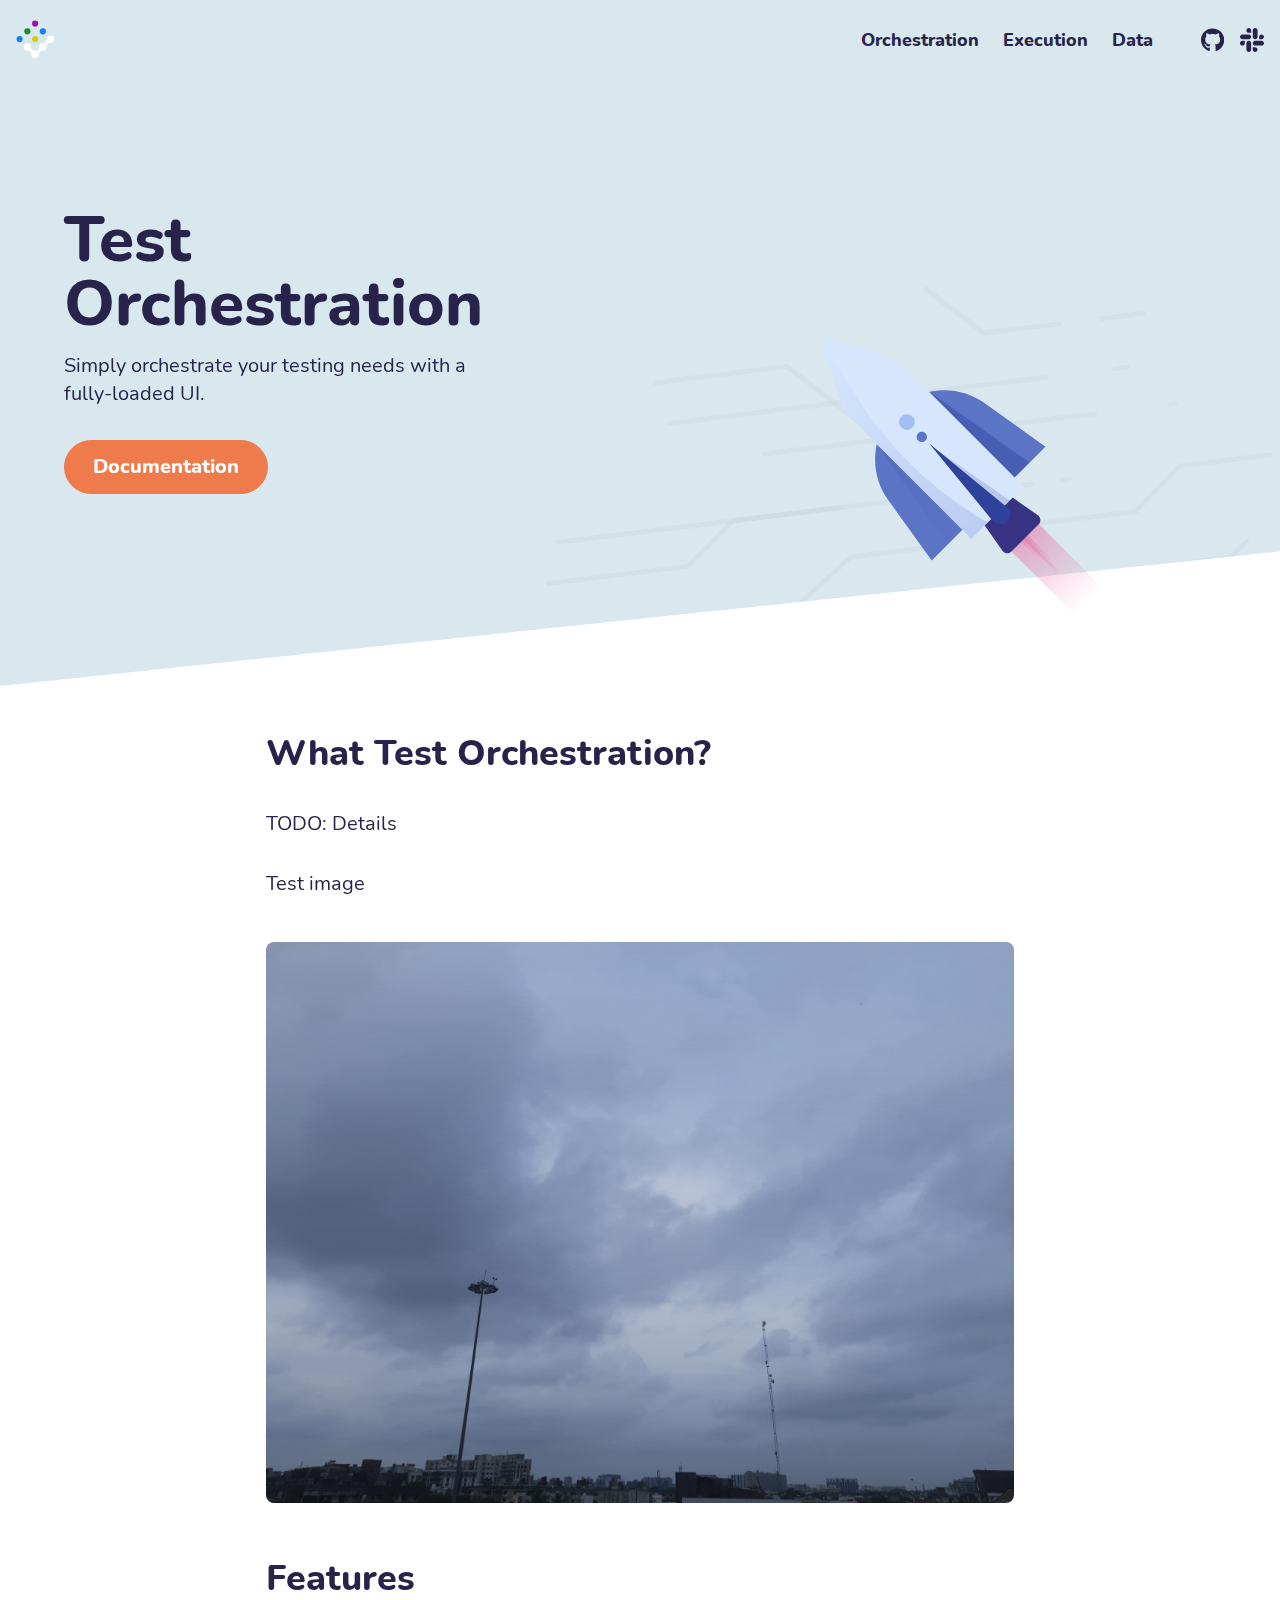
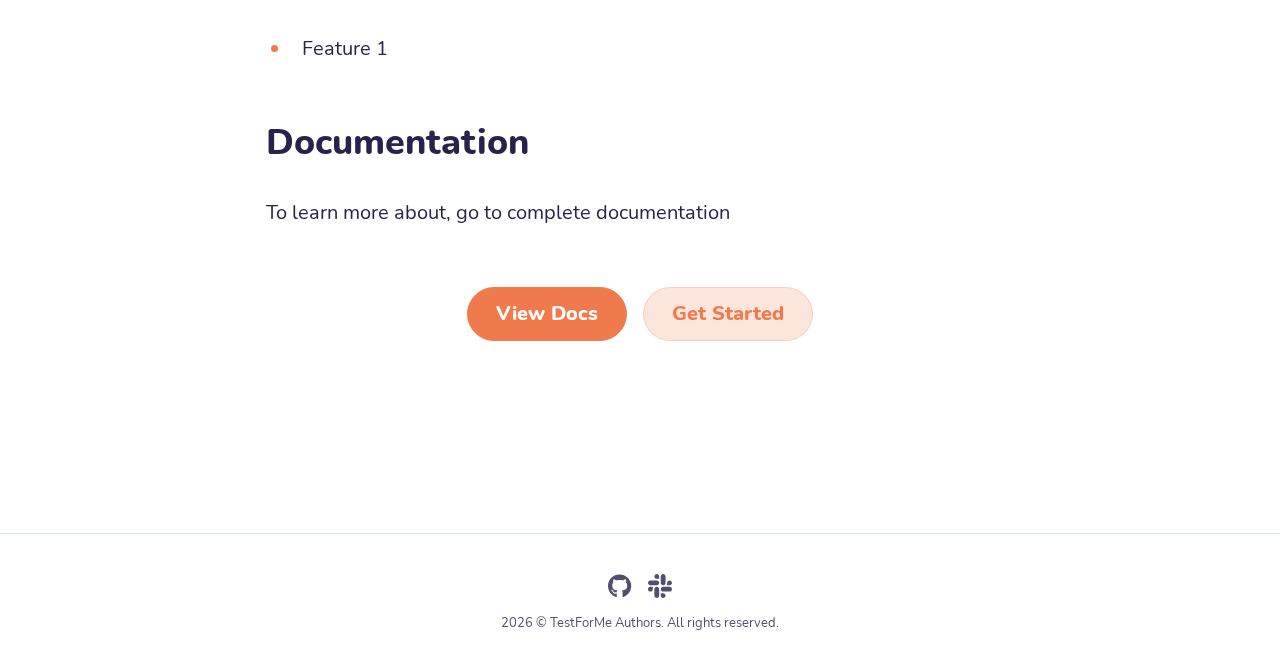
<file: orchestration/index.html>
<!DOCTYPE html><html lang="en"><head><meta charSet="utf-8"/><meta http-equiv="x-ua-compatible" content="ie=edge"/><meta name="viewport" content="width=device-width, initial-scale=1, shrink-to-fit=no"/><style data-href="/styles.682b089b25be8405a529.css" data-identity="gatsby-global-css">@font-face{font-display:swap;font-family:Nunito;font-style:normal;font-weight:800;src:url(/static/nunito-800-e56152ca4b815efe5b49524b7af9763b.woff2) format("woff2"),url(/static/nunito-800-a0c09c4bf7d522aa8cdfd372843c6c1e.woff) format("woff")}@font-face{font-display:swap;font-family:Nunito;font-style:normal;font-weight:400;src:url(/static/nunito-400-39a18f443d434999b89b5cb4d3f34688.woff2) format("woff2"),url(/static/nunito-400-1f30e08faa7c60d1f7ac829b9cdba320.woff) format("woff")}/*! tailwindcss v2.2.4 | MIT License | https://tailwindcss.com *//*! modern-normalize v1.1.0 | MIT License | https://github.com/sindresorhus/modern-normalize */html{-webkit-text-size-adjust:100%;line-height:1.15;-o-tab-size:4;tab-size:4}body{font-family:system-ui,-apple-system,Segoe UI,Roboto,Helvetica,Arial,sans-serif,Apple Color Emoji,Segoe UI Emoji;margin:0}hr{color:inherit;height:0}abbr[title]{-webkit-text-decoration:underline dotted;text-decoration:underline dotted}b,strong{font-weight:bolder}code,kbd,pre,samp{font-family:ui-monospace,SFMono-Regular,Consolas,Liberation Mono,Menlo,monospace;font-size:1em}small{font-size:80%}sub,sup{font-size:75%;line-height:0;position:relative;vertical-align:baseline}sub{bottom:-.25em}sup{top:-.5em}table{border-color:inherit;text-indent:0}button,input,optgroup,select,textarea{font-family:inherit;font-size:100%;line-height:1.15;margin:0}button,select{text-transform:none}[type=button],[type=reset],[type=submit],button{-webkit-appearance:button}::-moz-focus-inner{border-style:none;padding:0}:-moz-focusring{outline:1px dotted ButtonText}:-moz-ui-invalid{box-shadow:none}legend{padding:0}progress{vertical-align:baseline}::-webkit-inner-spin-button,::-webkit-outer-spin-button{height:auto}[type=search]{-webkit-appearance:textfield;outline-offset:-2px}::-webkit-search-decoration{-webkit-appearance:none}::-webkit-file-upload-button{-webkit-appearance:button;font:inherit}summary{display:list-item}blockquote,dd,dl,figure,h1,h2,h3,h4,h5,h6,hr,p,pre{margin:0}button{background-color:transparent;background-image:none}fieldset,ol,ul{margin:0;padding:0}ol,ul{list-style:none}html{font-family:Nunito,ui-sans-serif,system-ui,-apple-system,BlinkMacSystemFont,Segoe UI,Roboto,Helvetica Neue,Arial,Noto Sans,sans-serif,Apple Color Emoji,Segoe UI Emoji,Segoe UI Symbol,Noto Color Emoji;line-height:1.5}body{font-family:inherit;line-height:inherit}*,:after,:before{border:0 solid;box-sizing:border-box}hr{border-top-width:1px}img{border-style:solid}textarea{resize:vertical}input::-webkit-input-placeholder,textarea::-webkit-input-placeholder{color:#a1a1aa;opacity:1}input::placeholder,textarea::placeholder{color:#a1a1aa;opacity:1}[role=button],button{cursor:pointer}table{border-collapse:collapse}h1,h2,h3,h4,h5,h6{font-size:inherit;font-weight:inherit}a{color:inherit;text-decoration:inherit}button,input,optgroup,select,textarea{color:inherit;line-height:inherit;padding:0}code,kbd,pre,samp{font-family:ui-monospace,SFMono-Regular,Menlo,Monaco,Consolas,Liberation Mono,Courier New,monospace}audio,canvas,embed,iframe,img,object,svg,video{display:block;vertical-align:middle}img,video{height:auto;max-width:100%}*,:after,:before{--tw-translate-x:0;--tw-translate-y:0;--tw-rotate:0;--tw-skew-x:0;--tw-skew-y:0;--tw-scale-x:1;--tw-scale-y:1;--tw-transform:translateX(var(--tw-translate-x)) translateY(var(--tw-translate-y)) rotate(var(--tw-rotate)) skewX(var(--tw-skew-x)) skewY(var(--tw-skew-y)) scaleX(var(--tw-scale-x)) scaleY(var(--tw-scale-y));--tw-shadow:0 0 #0000;--tw-ring-inset:var(--tw-empty,/*!*/ /*!*/);--tw-ring-offset-width:0px;--tw-ring-offset-color:#fff;--tw-ring-color:rgba(59,130,246,0.5);--tw-ring-offset-shadow:0 0 #0000;--tw-ring-shadow:0 0 #0000;--tw-blur:var(--tw-empty,/*!*/ /*!*/);--tw-brightness:var(--tw-empty,/*!*/ /*!*/);--tw-contrast:var(--tw-empty,/*!*/ /*!*/);--tw-grayscale:var(--tw-empty,/*!*/ /*!*/);--tw-hue-rotate:var(--tw-empty,/*!*/ /*!*/);--tw-invert:var(--tw-empty,/*!*/ /*!*/);--tw-saturate:var(--tw-empty,/*!*/ /*!*/);--tw-sepia:var(--tw-empty,/*!*/ /*!*/);--tw-drop-shadow:var(--tw-empty,/*!*/ /*!*/);--tw-filter:var(--tw-blur) var(--tw-brightness) var(--tw-contrast) var(--tw-grayscale) var(--tw-hue-rotate) var(--tw-invert) var(--tw-saturate) var(--tw-sepia) var(--tw-drop-shadow);--tw-backdrop-blur:var(--tw-empty,/*!*/ /*!*/);--tw-backdrop-brightness:var(--tw-empty,/*!*/ /*!*/);--tw-backdrop-contrast:var(--tw-empty,/*!*/ /*!*/);--tw-backdrop-grayscale:var(--tw-empty,/*!*/ /*!*/);--tw-backdrop-hue-rotate:var(--tw-empty,/*!*/ /*!*/);--tw-backdrop-invert:var(--tw-empty,/*!*/ /*!*/);--tw-backdrop-opacity:var(--tw-empty,/*!*/ /*!*/);--tw-backdrop-saturate:var(--tw-empty,/*!*/ /*!*/);--tw-backdrop-sepia:var(--tw-empty,/*!*/ /*!*/);--tw-backdrop-filter:var(--tw-backdrop-blur) var(--tw-backdrop-brightness) var(--tw-backdrop-contrast) var(--tw-backdrop-grayscale) var(--tw-backdrop-hue-rotate) var(--tw-backdrop-invert) var(--tw-backdrop-opacity) var(--tw-backdrop-saturate) var(--tw-backdrop-sepia);border-color:currentColor}body{-webkit-font-smoothing:antialiased;-moz-osx-font-smoothing:grayscale;color:#28234a}a{transition-duration:.1s;transition-property:background-color,border-color,color,fill,stroke;transition-timing-function:linear}a:hover{color:#ef7b4d}a,button,input{outline:none}a:focus,button:focus,input:focus{box-shadow:0 0 0 3px rgba(239,123,77,.3);outline:none}::selection{background-color:#ef7b4d;color:#fff}h1,h2,h3,h4,h5,h6{font-weight:800;margin-bottom:1rem}h1{font-size:2.25rem;line-height:2.5rem}@media (min-width:768px){h1{font-size:3rem;line-height:1}}@media (min-width:1024px){h1{font-size:4rem;line-height:1}}h2{font-size:1.875rem;line-height:2.25rem}@media (min-width:768px){h2{font-size:2.25rem;line-height:2.5rem}}@media (min-width:1024px){h2{font-size:3rem;line-height:1}}h3{font-size:1.25rem;line-height:1.75rem}@media (min-width:768px){h3{font-size:1.5rem;line-height:2rem}}h4{font-size:1.25rem;line-height:1.75rem}@media (min-width:768px){h4{font-size:1.5rem;line-height:2rem}}@media (min-width:1024px){h4{font-size:1.5rem;line-height:2rem}}h5{font-size:1.125rem;line-height:1.75rem}@media (min-width:768px){h5{font-size:1.25rem;line-height:1.75rem}}@media (min-width:1024px){h5{font-size:1.5rem;line-height:2rem}}@media (min-width:768px){h6{font-size:1.125rem;line-height:1.75rem}}@media (min-width:1024px){h6{font-size:1.125rem;line-height:1.75rem}}.container{margin-left:auto;margin-right:auto;padding-left:1rem;padding-right:1rem;width:100%}@media (min-width:640px){.container{max-width:640px}}@media (min-width:768px){.container{max-width:768px}}@media (min-width:1024px){.container{max-width:1024px}}@media (min-width:1280px){.container{max-width:1280px}}@media (min-width:1536px){.container{max-width:1536px}}.prose{color:#28234a;max-width:65ch}.prose [class~=lead]{color:#4b5563;font-size:1.25em;line-height:1.6;margin-bottom:1.2em;margin-top:1.2em}.prose strong{color:#111827;font-weight:600}.prose ol[type=A]{--list-counter-style:upper-alpha}.prose ol[type=a]{--list-counter-style:lower-alpha}.prose ol[type=A s]{--list-counter-style:upper-alpha}.prose ol[type=a s]{--list-counter-style:lower-alpha}.prose ol[type=I]{--list-counter-style:upper-roman}.prose ol[type=i]{--list-counter-style:lower-roman}.prose ol[type=I s]{--list-counter-style:upper-roman}.prose ol[type=i s]{--list-counter-style:lower-roman}.prose ol[type="1"]{--list-counter-style:decimal}.prose ol>li{padding-left:1.75em;position:relative}.prose ol>li:before{color:#6b7280;content:counter(list-item,var(--list-counter-style,decimal)) ".";font-weight:400;left:0;position:absolute}.prose ul>li{padding-left:1.75em;position:relative}.prose ul>li:before{background-color:#d1d5db;border-radius:50%;content:"";height:.375em;left:.25em;position:absolute;top:.6875em;width:.375em}.prose hr{border-color:#e5e7eb;border-top-width:1px;margin-bottom:3em;margin-top:3em}.prose blockquote{border-left-color:#e5e7eb;border-left-width:.25rem;color:#111827;font-style:italic;font-weight:500;margin-bottom:1.6em;margin-top:1.6em;padding-left:1em;quotes:"\201C""\201D""\2018""\2019"}.prose blockquote p:first-of-type:before{content:open-quote}.prose blockquote p:last-of-type:after{content:close-quote}.prose h1{color:#111827;font-size:2.25em;font-weight:800;line-height:1.1111111;margin-bottom:.8888889em;margin-top:0}.prose h2{color:#111827;font-size:1.5em;font-weight:700;line-height:1.3333333;margin-bottom:1em;margin-top:2em}.prose h3{font-size:1.25em;line-height:1.6;margin-bottom:.6em;margin-top:1.6em}.prose h3,.prose h4{color:#111827;font-weight:600}.prose h4{line-height:1.5;margin-bottom:.5em;margin-top:1.5em}.prose figure figcaption{color:#6b7280;font-size:.875em;line-height:1.4285714;margin-top:.8571429em}.prose code{color:#111827;font-size:.875em;font-weight:600}.prose code:after,.prose code:before{content:"`"}.prose a code{color:#111827}.prose pre{background-color:#1f2937;border-radius:.375rem;color:#e5e7eb;font-size:.875em;line-height:1.7142857;margin-bottom:1.7142857em;margin-top:1.7142857em;overflow-x:auto;padding:.8571429em 1.1428571em}.prose pre code{background-color:transparent;border-radius:0;border-width:0;color:inherit;font-family:inherit;font-size:inherit;font-weight:400;line-height:inherit;padding:0}.prose pre code:after,.prose pre code:before{content:none}.prose table{font-size:.875em;line-height:1.7142857;margin-bottom:2em;margin-top:2em;table-layout:auto;text-align:left;width:100%}.prose thead{border-bottom-color:#d1d5db;border-bottom-width:1px;color:#111827;font-weight:600}.prose thead th{padding-bottom:.5714286em;padding-left:.5714286em;padding-right:.5714286em;vertical-align:bottom}.prose tbody tr{border-bottom-color:#e5e7eb;border-bottom-width:1px}.prose tbody tr:last-child{border-bottom-width:0}.prose tbody td{padding:.5714286em;vertical-align:top}.prose{font-size:1rem;line-height:1.75}.prose p{margin-bottom:1.25em;margin-top:1.25em}.prose img{border-radius:.5rem}.prose figure,.prose img,.prose video{margin-bottom:2em;margin-top:2em}.prose figure>*{margin-bottom:0;margin-top:0}.prose h2 code{font-size:.875em}.prose h3 code{font-size:.9em}.prose ol,.prose ul{margin-bottom:1.25em;margin-top:1.25em}.prose ul>li:before{background-color:#ef7b4d}.prose li{margin-bottom:.5em;margin-top:.5em}.prose>ul>li p{margin-bottom:.75em;margin-top:.75em}.prose>ul>li>:first-child{margin-top:1.25em}.prose>ul>li>:last-child{margin-bottom:1.25em}.prose>ol>li>:first-child{margin-top:1.25em}.prose>ol>li>:last-child{margin-bottom:1.25em}.prose ol ol,.prose ol ul,.prose ul ol,.prose ul ul{margin-bottom:.75em;margin-top:.75em}.prose h2+*,.prose h3+*,.prose h4+*,.prose hr+*{margin-top:0}.prose thead th:first-child{padding-left:0}.prose thead th:last-child{padding-right:0}.prose tbody td:first-child{padding-left:0}.prose tbody td:last-child{padding-right:0}.prose>:first-child{margin-top:0}.prose>:last-child{margin-bottom:0}.prose a:not(.btn,.stargazers){color:#ef7b4d;text-decoration:underline}.prose h1,.prose h2,.prose h3,.prose h4,.prose h5,.prose h6{color:#28234a;font-weight:800}.prose-xl{font-size:1.25rem;line-height:1.8}.prose-xl p{margin-bottom:1.2em;margin-top:1.2em}.prose-xl [class~=lead]{font-size:1.2em;line-height:1.5;margin-bottom:1em;margin-top:1em}.prose-xl blockquote{margin-bottom:1.6em;margin-top:1.6em;padding-left:1.0666667em}.prose-xl h1{font-size:2.8em;line-height:1;margin-bottom:.8571429em;margin-top:0}.prose-xl h2{font-size:1.8em;line-height:1.1111111;margin-bottom:.8888889em;margin-top:1.5555556em}.prose-xl h3{font-size:1.5em;line-height:1.3333333;margin-bottom:.6666667em;margin-top:1.6em}.prose-xl h4{line-height:1.6;margin-bottom:.6em;margin-top:1.8em}.prose-xl figure,.prose-xl img,.prose-xl video{margin-bottom:2em;margin-top:2em}.prose-xl figure>*{margin-bottom:0;margin-top:0}.prose-xl figure figcaption{font-size:.9em;line-height:1.5555556;margin-top:1em}.prose-xl code{font-size:.9em}.prose-xl h2 code{font-size:.8611111em}.prose-xl h3 code,.prose-xl pre{font-size:.9em}.prose-xl pre{border-radius:.5rem;line-height:1.7777778;margin-bottom:2em;margin-top:2em;padding:1.1111111em 1.3333333em}.prose-xl ol,.prose-xl ul{margin-bottom:1.2em;margin-top:1.2em}.prose-xl li{margin-bottom:.6em;margin-top:.6em}.prose-xl ol>li{padding-left:1.8em}.prose-xl ol>li:before{left:0}.prose-xl ul>li{padding-left:1.8em}.prose-xl ul>li:before{height:.35em;left:.25em;top:.725em;width:.35em}.prose-xl>ul>li p{margin-bottom:.8em;margin-top:.8em}.prose-xl>ul>li>:first-child{margin-top:1.2em}.prose-xl>ul>li>:last-child{margin-bottom:1.2em}.prose-xl>ol>li>:first-child{margin-top:1.2em}.prose-xl>ol>li>:last-child{margin-bottom:1.2em}.prose-xl ol ol,.prose-xl ol ul,.prose-xl ul ol,.prose-xl ul ul{margin-bottom:.8em;margin-top:.8em}.prose-xl hr{margin-bottom:2.8em;margin-top:2.8em}.prose-xl h2+*,.prose-xl h3+*,.prose-xl h4+*,.prose-xl hr+*{margin-top:0}.prose-xl table{font-size:.9em;line-height:1.5555556}.prose-xl thead th{padding-bottom:.8888889em;padding-left:.6666667em;padding-right:.6666667em}.prose-xl thead th:first-child{padding-left:0}.prose-xl thead th:last-child{padding-right:0}.prose-xl tbody td{padding:.8888889em .6666667em}.prose-xl tbody td:first-child{padding-left:0}.prose-xl tbody td:last-child{padding-right:0}.prose-xl>:first-child{margin-top:0}.prose-xl>:last-child{margin-bottom:0}.aspect-w-1,.aspect-w-2,.aspect-w-3,.aspect-w-4,.aspect-w-5,.aspect-w-6,.aspect-w-7,.aspect-w-8,.aspect-w-9,.aspect-w-10,.aspect-w-11,.aspect-w-12,.aspect-w-13,.aspect-w-14,.aspect-w-15,.aspect-w-16{padding-bottom:calc(var(--tw-aspect-h)/var(--tw-aspect-w)*100%);position:relative}.aspect-w-1>*,.aspect-w-2>*,.aspect-w-3>*,.aspect-w-4>*,.aspect-w-5>*,.aspect-w-6>*,.aspect-w-7>*,.aspect-w-8>*,.aspect-w-9>*,.aspect-w-10>*,.aspect-w-11>*,.aspect-w-12>*,.aspect-w-13>*,.aspect-w-14>*,.aspect-w-15>*,.aspect-w-16>*{bottom:0;height:100%;left:0;position:absolute;right:0;top:0;width:100%}.aspect-w-16{--tw-aspect-w:16}.aspect-h-9{--tw-aspect-h:9}.sr-only{clip:rect(0,0,0,0);border-width:0;height:1px;margin:-1px;overflow:hidden;padding:0;position:absolute;white-space:nowrap;width:1px}.visible{visibility:visible}.invisible{visibility:hidden}.absolute{position:absolute}.relative{position:relative}.sticky{position:-webkit-sticky;position:sticky}.inset-x-0{left:0;right:0}.-top-20{top:-5rem}.-top-1{top:-.25rem}.left-0{left:0}.-right-full{right:-100%}.top-0{top:0}.\!right-0{right:0!important}.top-1\/2{top:50%}.left-1\/2{left:50%}.-bottom-14{bottom:-3.5rem}.-bottom-16{bottom:-4rem}.right-12{right:3rem}.-bottom-12{bottom:-3rem}.z-50{z-index:50}.z-998{z-index:998}.z-10{z-index:10}.z-0{z-index:0}.-z-1{z-index:-1}.z-999{z-index:999}.order-first{order:-9999}.-m-px{margin:-1px}.my-12{margin-bottom:3rem;margin-top:3rem}.mx-auto{margin-left:auto;margin-right:auto}.mb-4{margin-bottom:1rem}.mt-8{margin-top:2rem}.mt-4{margin-top:1rem}.mt-12{margin-top:3rem}.mb-8{margin-bottom:2rem}.mt-6{margin-top:1.5rem}.mt-10{margin-top:2.5rem}.ml-auto{margin-left:auto}.mr-2\.5{margin-right:.625rem}.mr-2{margin-right:.5rem}.block{display:block}.inline-block{display:inline-block}.flex{display:flex}.grid{display:grid}.h-8{height:2rem}.h-10{height:2.5rem}.h-auto{height:auto}.h-screen{height:100vh}.h-full{height:100%}.h-44{height:11rem}.h-px{height:1px}.h-4{height:1rem}.w-auto{width:auto}.w-52{width:13rem}.w-20{width:5rem}.w-full{width:100%}.w-4\/6,.w-8\/12{width:66.666667%}.w-40{width:10rem}.w-80{width:20rem}.w-64{width:16rem}.w-48{width:12rem}.w-px{width:1px}.w-5{width:1.25rem}.max-w-3xl{max-width:48rem}.max-w-full{max-width:100%}.origin-full-0{-webkit-transform-origin:100% 0;transform-origin:100% 0}.origin-0-0{-webkit-transform-origin:0 0;transform-origin:0 0}.-translate-x-1\/2{--tw-translate-x:-50%}.-translate-x-1\/2,.-translate-y-1\/2{-webkit-transform:var(--tw-transform);transform:var(--tw-transform)}.-translate-y-1\/2{--tw-translate-y:-50%}.-translate-y-64{--tw-translate-y:-16rem}.-translate-y-64,.translate-x-12{-webkit-transform:var(--tw-transform);transform:var(--tw-transform)}.translate-x-12{--tw-translate-x:3rem}.rotate-90{--tw-rotate:90deg}.-rotate-36,.rotate-90{-webkit-transform:var(--tw-transform);transform:var(--tw-transform)}.-rotate-36{--tw-rotate:-36deg}.rotate-89{--tw-rotate:89deg}.-skew-y-6,.rotate-89{-webkit-transform:var(--tw-transform);transform:var(--tw-transform)}.-skew-y-6{--tw-skew-y:-6deg}.transform{-webkit-transform:var(--tw-transform);transform:var(--tw-transform)}.cursor-pointer{cursor:pointer}.resize{resize:both}.appearance-none{-webkit-appearance:none;appearance:none}.grid-cols-1{grid-template-columns:repeat(1,minmax(0,1fr))}.grid-cols-2{grid-template-columns:repeat(2,minmax(0,1fr))}.grid-cols-3{grid-template-columns:repeat(3,minmax(0,1fr))}.grid-cols-4{grid-template-columns:repeat(4,minmax(0,1fr))}.grid-cols-5{grid-template-columns:repeat(5,minmax(0,1fr))}.grid-cols-6{grid-template-columns:repeat(6,minmax(0,1fr))}.grid-cols-7{grid-template-columns:repeat(7,minmax(0,1fr))}.grid-cols-8{grid-template-columns:repeat(8,minmax(0,1fr))}.grid-cols-9{grid-template-columns:repeat(9,minmax(0,1fr))}.grid-cols-10{grid-template-columns:repeat(10,minmax(0,1fr))}.grid-cols-11{grid-template-columns:repeat(11,minmax(0,1fr))}.grid-cols-12{grid-template-columns:repeat(12,minmax(0,1fr))}.items-start{align-items:flex-start}.items-end{align-items:flex-end}.items-center{align-items:center}.justify-start{justify-content:flex-start}.justify-end{justify-content:flex-end}.justify-center{justify-content:center}.gap-2{gap:.5rem}.space-x-8>:not([hidden])~:not([hidden]){--tw-space-x-reverse:0;margin-left:calc(2rem*(1 - var(--tw-space-x-reverse)));margin-right:calc(2rem*var(--tw-space-x-reverse))}.space-y-4>:not([hidden])~:not([hidden]){--tw-space-y-reverse:0;margin-bottom:calc(1rem*var(--tw-space-y-reverse));margin-top:calc(1rem*(1 - var(--tw-space-y-reverse)))}.overflow-hidden{overflow:hidden}.overflow-y-scroll{overflow-y:scroll}.whitespace-nowrap{white-space:nowrap}.rounded-full{border-radius:9999px}.border{border-width:1px}.border-t{border-top-width:1px}.border-solid{border-style:solid}.border-light{--tw-border-opacity:1;border-color:rgba(217,232,238,var(--tw-border-opacity))}.border-transparent{border-color:hsla(0,0%,100%,0)}.border-primary{--tw-border-opacity:1;border-color:rgba(239,123,77,var(--tw-border-opacity))}.border-opacity-20{--tw-border-opacity:0.2}.bg-light{--tw-bg-opacity:1;background-color:rgba(217,232,238,var(--tw-bg-opacity))}.bg-\[\#110e50\]{--tw-bg-opacity:1;background-color:rgba(17,14,80,var(--tw-bg-opacity))}.bg-\[\#302871\]{--tw-bg-opacity:1;background-color:rgba(48,40,113,var(--tw-bg-opacity))}.bg-white{--tw-bg-opacity:1;background-color:rgba(255,255,255,var(--tw-bg-opacity))}.bg-primary{--tw-bg-opacity:1;background-color:rgba(239,123,77,var(--tw-bg-opacity))}.bg-\[\#280e6b\]{--tw-bg-opacity:1;background-color:rgba(40,14,107,var(--tw-bg-opacity))}.bg-opacity-20{--tw-bg-opacity:0.2}.p-0{padding:0}.py-3{padding-bottom:.75rem;padding-top:.75rem}.px-4{padding-left:1rem;padding-right:1rem}.py-8{padding-bottom:2rem;padding-top:2rem}.py-24{padding-bottom:6rem;padding-top:6rem}.px-7{padding-left:1.75rem;padding-right:1.75rem}.pt-10{padding-top:2.5rem}.pb-8{padding-bottom:2rem}.pt-14{padding-top:3.5rem}.pr-12{padding-right:3rem}.pt-\[calc\(calc\(calc\(100vw-0px\)\*0\.05\)\+4rem\)\]{padding-top:calc(5vw + 4rem)}.pt-4{padding-top:1rem}.pb-40{padding-bottom:10rem}.pt-24{padding-top:6rem}.pb-\[calc\(calc\(calc\(100vw-0px\)\*0\.05\)\+2rem\)\]{padding-bottom:calc(5vw + 2rem)}.pt-0\.5{padding-top:.125rem}.pt-0{padding-top:0}.text-center{text-align:center}.text-4xl{font-size:2.25rem;line-height:2.5rem}.text-lg{font-size:1.125rem;line-height:1.75rem}.text-5xl{font-size:3rem;line-height:1}.text-2xl{font-size:1.5rem;line-height:2rem}.text-xl{font-size:1.25rem;line-height:1.75rem}.font-extrabold{font-weight:800}.font-bold{font-weight:700}.text-dark{--tw-text-opacity:1;color:rgba(40,35,74,var(--tw-text-opacity))}.text-primary{--tw-text-opacity:1;color:rgba(239,123,77,var(--tw-text-opacity))}.\!text-primary{--tw-text-opacity:1!important;color:rgba(239,123,77,var(--tw-text-opacity))!important}.text-gray{--tw-text-opacity:1;color:rgba(82,79,109,var(--tw-text-opacity))}.text-light{--tw-text-opacity:1;color:rgba(217,232,238,var(--tw-text-opacity))}.text-white{--tw-text-opacity:1;color:rgba(255,255,255,var(--tw-text-opacity))}.underline{text-decoration:underline}.opacity-40{opacity:.4}.opacity-25{opacity:.25}.opacity-30{opacity:.3}.shadow-2xl{--tw-shadow:0 25px 50px -12px rgba(0,0,0,0.25);box-shadow:var(--tw-ring-offset-shadow,0 0 #0000),var(--tw-ring-shadow,0 0 #0000),var(--tw-shadow)}.blur-3xl{--tw-blur:blur(64px)}.blur-3xl,.filter{-webkit-filter:var(--tw-filter);filter:var(--tw-filter)}.backdrop-blur-lg{--tw-backdrop-blur:blur(16px)}.backdrop-blur-lg,.backdrop-saturate-150{-webkit-backdrop-filter:var(--tw-backdrop-filter);backdrop-filter:var(--tw-backdrop-filter)}.backdrop-saturate-150{--tw-backdrop-saturate:saturate(1.5)}.backdrop-filter{-webkit-backdrop-filter:var(--tw-backdrop-filter);backdrop-filter:var(--tw-backdrop-filter)}.transition-right{transition-duration:.15s;transition-property:right;transition-timing-function:cubic-bezier(.4,0,.2,1)}.transition-all{transition-duration:.15s;transition-property:all;transition-timing-function:cubic-bezier(.4,0,.2,1)}.duration-300{transition-duration:.3s}.ease-linear{transition-timing-function:linear}.clip-0{clip:rect(0,0,0,0)}.bg-gradient-dark{background-image:linear-gradient(195deg,#110e50 40%,#220c59 75%)}.burger-dark.burger .burger-lines,.burger-dark.burger .burger-lines:after,.burger-dark.burger .burger-lines:before,.burger.open.burger .burger-lines,.burger.open.burger .burger-lines:after,.burger.open.burger .burger-lines:before{background-color:#28234a}.announcement-banner{text-align:center}.announcement-banner svg{display:inline-block;margin-left:.25em}.announcement-banner a{color:#fff}.announcement-banner svg{fill:#fff}.hover\:border-primary:hover{--tw-border-opacity:1;border-color:rgba(239,123,77,var(--tw-border-opacity))}.hover\:bg-primary:hover{--tw-bg-opacity:1;background-color:rgba(239,123,77,var(--tw-bg-opacity))}.hover\:text-white:hover{--tw-text-opacity:1;color:rgba(255,255,255,var(--tw-text-opacity))}.hover\:text-primary:hover{--tw-text-opacity:1;color:rgba(239,123,77,var(--tw-text-opacity))}.hover\:shadow-primary:hover{--tw-shadow:0 20px 50px -15px rgba(239,123,77,0.3);box-shadow:var(--tw-ring-offset-shadow,0 0 #0000),var(--tw-ring-shadow,0 0 #0000),var(--tw-shadow)}.focus\:visible:focus{visibility:visible}.focus\:z-999:focus{z-index:999}.focus\:m-0:focus{margin:0}.focus\:h-auto:focus{height:auto}.focus\:w-auto:focus{width:auto}.focus\:px-4:focus{padding-left:1rem;padding-right:1rem}.focus\:pt-3:focus{padding-top:.75rem}.focus\:pb-1\.5:focus{padding-bottom:.375rem}.focus\:pb-1:focus{padding-bottom:.25rem}.focus\:text-dark:focus{--tw-text-opacity:1;color:rgba(40,35,74,var(--tw-text-opacity))}.focus\:clip-auto:focus{clip:auto}@media (min-width:640px){.sm\:grid-cols-1{grid-template-columns:repeat(1,minmax(0,1fr))}.sm\:grid-cols-2{grid-template-columns:repeat(2,minmax(0,1fr))}.sm\:grid-cols-3{grid-template-columns:repeat(3,minmax(0,1fr))}.sm\:grid-cols-4{grid-template-columns:repeat(4,minmax(0,1fr))}.sm\:grid-cols-5{grid-template-columns:repeat(5,minmax(0,1fr))}.sm\:grid-cols-6{grid-template-columns:repeat(6,minmax(0,1fr))}.sm\:grid-cols-7{grid-template-columns:repeat(7,minmax(0,1fr))}.sm\:grid-cols-8{grid-template-columns:repeat(8,minmax(0,1fr))}.sm\:grid-cols-9{grid-template-columns:repeat(9,minmax(0,1fr))}.sm\:grid-cols-10{grid-template-columns:repeat(10,minmax(0,1fr))}.sm\:grid-cols-11{grid-template-columns:repeat(11,minmax(0,1fr))}.sm\:grid-cols-12{grid-template-columns:repeat(12,minmax(0,1fr))}}@media (min-width:768px){.md\:-bottom-12{bottom:-3rem}.md\:mb-8{margin-bottom:2rem}.md\:mt-8{margin-top:2rem}.md\:w-auto{width:auto}.md\:w-3\/5{width:60%}.md\:w-2\/5{width:40%}.md\:w-1\/2{width:50%}.md\:grid-cols-1{grid-template-columns:repeat(1,minmax(0,1fr))}.md\:grid-cols-2{grid-template-columns:repeat(2,minmax(0,1fr))}.md\:grid-cols-3{grid-template-columns:repeat(3,minmax(0,1fr))}.md\:grid-cols-4{grid-template-columns:repeat(4,minmax(0,1fr))}.md\:grid-cols-5{grid-template-columns:repeat(5,minmax(0,1fr))}.md\:grid-cols-6{grid-template-columns:repeat(6,minmax(0,1fr))}.md\:grid-cols-7{grid-template-columns:repeat(7,minmax(0,1fr))}.md\:grid-cols-8{grid-template-columns:repeat(8,minmax(0,1fr))}.md\:grid-cols-9{grid-template-columns:repeat(9,minmax(0,1fr))}.md\:grid-cols-10{grid-template-columns:repeat(10,minmax(0,1fr))}.md\:grid-cols-11{grid-template-columns:repeat(11,minmax(0,1fr))}.md\:grid-cols-12{grid-template-columns:repeat(12,minmax(0,1fr))}.md\:space-x-4>:not([hidden])~:not([hidden]){--tw-space-x-reverse:0;margin-left:calc(1rem*(1 - var(--tw-space-x-reverse)));margin-right:calc(1rem*var(--tw-space-x-reverse))}.md\:space-y-0>:not([hidden])~:not([hidden]){--tw-space-y-reverse:0;margin-bottom:calc(0px*var(--tw-space-y-reverse));margin-top:calc(0px*(1 - var(--tw-space-y-reverse)))}.md\:pr-12{padding-right:3rem}.md\:text-6xl{font-size:4rem;line-height:1}}@media (min-width:1024px){.lg\:relative{position:relative}.lg\:right-auto{right:auto}.lg\:top-auto{top:auto}.lg\:-bottom-24{bottom:-6rem}.lg\:-bottom-32{bottom:-8rem}.lg\:-bottom-28{bottom:-7rem}.lg\:order-last{order:9999}.lg\:order-first{order:-9999}.lg\:my-0{margin-bottom:0;margin-top:0}.lg\:ml-auto{margin-left:auto}.lg\:mt-12{margin-top:3rem}.lg\:mb-24{margin-bottom:6rem}.lg\:-mt-8{margin-top:-2rem}.lg\:mt-0{margin-top:0}.lg\:flex{display:flex}.lg\:hidden{display:none}.lg\:h-6{height:1.5rem}.lg\:h-10{height:2.5rem}.lg\:h-auto{height:auto}.lg\:w-auto{width:auto}.lg\:w-52{width:13rem}.lg\:w-4\/5{width:80%}.lg\:w-3\/5{width:60%}.lg\:w-2\/5{width:40%}.lg\:translate-y-32{--tw-translate-y:8rem;-webkit-transform:var(--tw-transform);transform:var(--tw-transform)}.lg\:grid-cols-1{grid-template-columns:repeat(1,minmax(0,1fr))}.lg\:grid-cols-2{grid-template-columns:repeat(2,minmax(0,1fr))}.lg\:grid-cols-3{grid-template-columns:repeat(3,minmax(0,1fr))}.lg\:grid-cols-4{grid-template-columns:repeat(4,minmax(0,1fr))}.lg\:grid-cols-5{grid-template-columns:repeat(5,minmax(0,1fr))}.lg\:grid-cols-6{grid-template-columns:repeat(6,minmax(0,1fr))}.lg\:grid-cols-7{grid-template-columns:repeat(7,minmax(0,1fr))}.lg\:grid-cols-8{grid-template-columns:repeat(8,minmax(0,1fr))}.lg\:grid-cols-9{grid-template-columns:repeat(9,minmax(0,1fr))}.lg\:grid-cols-10{grid-template-columns:repeat(10,minmax(0,1fr))}.lg\:grid-cols-11{grid-template-columns:repeat(11,minmax(0,1fr))}.lg\:grid-cols-12{grid-template-columns:repeat(12,minmax(0,1fr))}.lg\:items-center{align-items:center}.lg\:justify-center{justify-content:center}.lg\:space-x-4>:not([hidden])~:not([hidden]){--tw-space-x-reverse:0;margin-left:calc(1rem*(1 - var(--tw-space-x-reverse)));margin-right:calc(1rem*var(--tw-space-x-reverse))}.lg\:space-x-8>:not([hidden])~:not([hidden]){--tw-space-x-reverse:0;margin-left:calc(2rem*(1 - var(--tw-space-x-reverse)));margin-right:calc(2rem*var(--tw-space-x-reverse))}.lg\:space-x-6>:not([hidden])~:not([hidden]){--tw-space-x-reverse:0;margin-left:calc(1.5rem*(1 - var(--tw-space-x-reverse)));margin-right:calc(1.5rem*var(--tw-space-x-reverse))}.lg\:space-y-0>:not([hidden])~:not([hidden]){--tw-space-y-reverse:0;margin-bottom:calc(0px*var(--tw-space-y-reverse));margin-top:calc(0px*(1 - var(--tw-space-y-reverse)))}.lg\:overflow-y-visible{overflow-y:visible}.lg\:border-none{border-style:none}.lg\:bg-transparent{background-color:hsla(0,0%,100%,0)}.lg\:bg-none{background-image:none}.lg\:py-5{padding-bottom:1.25rem;padding-top:1.25rem}.lg\:py-0{padding-bottom:0;padding-top:0}.lg\:px-12{padding-left:3rem;padding-right:3rem}.lg\:pt-0{padding-top:0}.lg\:pt-\[calc\(calc\(calc\(100vw-0px\)\*0\.05\)\+9rem\)\]{padding-top:calc(5vw + 9rem)}.lg\:pb-48{padding-bottom:12rem}.lg\:pl-8{padding-left:2rem}.lg\:pr-8{padding-right:2rem}.lg\:pt-32{padding-top:8rem}.lg\:pb-\[calc\(calc\(calc\(100vw-0px\)\*0\.05\)\+6rem\)\]{padding-bottom:calc(5vw + 6rem)}.lg\:text-left{text-align:left}.lg\:text-right{text-align:right}.lg\:text-2xl{font-size:1.5rem;line-height:2rem}.lg\:text-lg{font-size:1.125rem;line-height:1.75rem}.lg\:text-7xl{font-size:5rem;line-height:1}.lg\:font-bold{font-weight:700}.lg\:text-white{--tw-text-opacity:1;color:rgba(255,255,255,var(--tw-text-opacity))}.lg\:text-gray{--tw-text-opacity:1;color:rgba(82,79,109,var(--tw-text-opacity))}.lg\:shadow-none{--tw-shadow:0 0 #0000;box-shadow:var(--tw-ring-offset-shadow,0 0 #0000),var(--tw-ring-shadow,0 0 #0000),var(--tw-shadow)}}@media (min-width:1280px){.xl\:-mt-12{margin-top:-3rem}.xl\:w-3\/6{width:50%}.xl\:w-2\/5{width:40%}.xl\:w-2\/6{width:33.333333%}.xl\:grid-cols-1{grid-template-columns:repeat(1,minmax(0,1fr))}.xl\:grid-cols-2{grid-template-columns:repeat(2,minmax(0,1fr))}.xl\:grid-cols-3{grid-template-columns:repeat(3,minmax(0,1fr))}.xl\:grid-cols-4{grid-template-columns:repeat(4,minmax(0,1fr))}.xl\:grid-cols-5{grid-template-columns:repeat(5,minmax(0,1fr))}.xl\:grid-cols-6{grid-template-columns:repeat(6,minmax(0,1fr))}.xl\:grid-cols-7{grid-template-columns:repeat(7,minmax(0,1fr))}.xl\:grid-cols-8{grid-template-columns:repeat(8,minmax(0,1fr))}.xl\:grid-cols-9{grid-template-columns:repeat(9,minmax(0,1fr))}.xl\:grid-cols-10{grid-template-columns:repeat(10,minmax(0,1fr))}.xl\:grid-cols-11{grid-template-columns:repeat(11,minmax(0,1fr))}.xl\:grid-cols-12{grid-template-columns:repeat(12,minmax(0,1fr))}.xl\:px-24{padding-left:6rem;padding-right:6rem}.xl\:pr-12{padding-right:3rem}.xl\:pr-36{padding-right:9rem}.xl\:pl-12{padding-left:3rem}.xl\:pl-16{padding-left:4rem}.xl\:pr-16{padding-right:4rem}}@media (min-width:1536px){.\32xl\:-mt-20{margin-top:-5rem}.\32xl\:w-72{width:18rem}.\32xl\:grid-cols-1{grid-template-columns:repeat(1,minmax(0,1fr))}.\32xl\:grid-cols-2{grid-template-columns:repeat(2,minmax(0,1fr))}.\32xl\:grid-cols-3{grid-template-columns:repeat(3,minmax(0,1fr))}.\32xl\:grid-cols-4{grid-template-columns:repeat(4,minmax(0,1fr))}.\32xl\:grid-cols-5{grid-template-columns:repeat(5,minmax(0,1fr))}.\32xl\:grid-cols-6{grid-template-columns:repeat(6,minmax(0,1fr))}.\32xl\:grid-cols-7{grid-template-columns:repeat(7,minmax(0,1fr))}.\32xl\:grid-cols-8{grid-template-columns:repeat(8,minmax(0,1fr))}.\32xl\:grid-cols-9{grid-template-columns:repeat(9,minmax(0,1fr))}.\32xl\:grid-cols-10{grid-template-columns:repeat(10,minmax(0,1fr))}.\32xl\:grid-cols-11{grid-template-columns:repeat(11,minmax(0,1fr))}.\32xl\:grid-cols-12{grid-template-columns:repeat(12,minmax(0,1fr))}.\32xl\:px-40{padding-left:10rem;padding-right:10rem}.\32xl\:pr-0{padding-right:0}.\32xl\:pr-48{padding-right:12rem}.\32xl\:pt-40{padding-top:10rem}.\32xl\:text-8xl{font-size:5.5rem;line-height:1}}.burger{-webkit-tap-highlight-color:transparent;cursor:pointer;font-size:12px;height:3em;position:relative;transition:all .2s;width:3em}.burger:after{content:"";display:block;height:150%;left:-25%;position:absolute;top:-25%;width:150%}.burger .burger-lines{margin-top:-.125em;top:50%}.burger .burger-lines,.burger .burger-lines:after,.burger .burger-lines:before{background-color:#fff;border-radius:.25em;content:"";display:block;height:.25em;pointer-events:none;position:absolute;transform:rotate(0);width:100%}.burger .burger-lines:after{left:0;top:-1em}.burger .burger-lines:before{left:1em;top:1em}.burger.burger-squeeze .burger-lines,.burger.burger-squeeze .burger-lines:after,.burger.burger-squeeze .burger-lines:before{transition:top .2s .2s,left .1s,transform .2s,background-color .4s .2s}.burger.burger-squeeze .burger-lines:after,.burger.burger-squeeze .burger-lines:before{width:2em}.burger.burger-squeeze.open .burger-lines,.burger.burger-squeeze.open .burger-lines:after,.burger.burger-squeeze.open .burger-lines:before{transition:background-color .2s,top .2s,left .2s,transform .2s .15s}.burger.burger-squeeze.open .burger-lines{background-color:transparent}.burger.burger-squeeze.open .burger-lines:after,.burger.burger-squeeze.open .burger-lines:before{left:.5em;top:0}.burger.burger-squeeze.open .burger-lines:before{transform:rotate(-45deg)}.burger.burger-squeeze.open .burger-lines:after{transform:rotate(45deg)}</style><meta name="generator" content="Gatsby 3.14.6"/><style>.gatsby-image-wrapper{position:relative;overflow:hidden}.gatsby-image-wrapper img{bottom:0;height:100%;left:0;margin:0;max-width:none;padding:0;position:absolute;right:0;top:0;width:100%;object-fit:cover}.gatsby-image-wrapper [data-main-image]{opacity:0;transform:translateZ(0);transition:opacity .25s linear;will-change:opacity}.gatsby-image-wrapper-constrained{display:inline-block;vertical-align:top}</style><noscript><style>.gatsby-image-wrapper noscript [data-main-image]{opacity:1!important}.gatsby-image-wrapper [data-placeholder-image]{opacity:0!important}</style></noscript><script type="module">const e="undefined"!=typeof HTMLImageElement&&"loading"in HTMLImageElement.prototype;e&&document.body.addEventListener("load",(function(e){if(void 0===e.target.dataset.mainImage)return;if(void 0===e.target.dataset.gatsbyImageSsr)return;const t=e.target;let a=null,n=t;for(;null===a&&n;)void 0!==n.parentNode.dataset.gatsbyImageWrapper&&(a=n.parentNode),n=n.parentNode;const o=a.querySelector("[data-placeholder-image]"),r=new Image;r.src=t.currentSrc,r.decode().catch((()=>{})).then((()=>{t.style.opacity=1,o&&(o.style.opacity=0,o.style.transition="opacity 500ms linear")}))}),!0);</script><title data-react-helmet="true">Test Orchestration | TestForMe</title><meta data-react-helmet="true" name="description" content="Simply orchestrate your testing needs with a fully-loaded UI."/><meta data-react-helmet="true" property="og:title" content="Test Orchestration"/><meta data-react-helmet="true" property="og:description" content="Simply orchestrate your testing needs with a fully-loaded UI."/><meta data-react-helmet="true" property="og:type" content="website"/><meta data-react-helmet="true" property="og:image" content="/static/7be772ca35570178d9cd85ad8b4696ff/orchestration-thumbnail.png"/><meta data-react-helmet="true" property="og:url"/><meta data-react-helmet="true" name="twitter:card" content="summary"/><meta data-react-helmet="true" name="twitter:creator" content=""/><meta data-react-helmet="true" name="twitter:title" content="Test Orchestration"/><meta data-react-helmet="true" name="twitter:description" content="Simply orchestrate your testing needs with a fully-loaded UI."/><link rel="sitemap" type="application/xml" href="/sitemap/sitemap-index.xml"/><link rel="preconnect" href="https://www.googletagmanager.com"/><link rel="dns-prefetch" href="https://www.googletagmanager.com"/><link rel="icon" href="/favicon-32x32.png?v=548025b0f821046a84852f840f62286c" type="image/png"/><link rel="manifest" href="/manifest.webmanifest" crossorigin="anonymous"/><link rel="apple-touch-icon" sizes="48x48" href="/icons/icon-48x48.png?v=548025b0f821046a84852f840f62286c"/><link rel="apple-touch-icon" sizes="72x72" href="/icons/icon-72x72.png?v=548025b0f821046a84852f840f62286c"/><link rel="apple-touch-icon" sizes="96x96" href="/icons/icon-96x96.png?v=548025b0f821046a84852f840f62286c"/><link rel="apple-touch-icon" sizes="144x144" href="/icons/icon-144x144.png?v=548025b0f821046a84852f840f62286c"/><link rel="apple-touch-icon" sizes="192x192" href="/icons/icon-192x192.png?v=548025b0f821046a84852f840f62286c"/><link rel="apple-touch-icon" sizes="256x256" href="/icons/icon-256x256.png?v=548025b0f821046a84852f840f62286c"/><link rel="apple-touch-icon" sizes="384x384" href="/icons/icon-384x384.png?v=548025b0f821046a84852f840f62286c"/><link rel="apple-touch-icon" sizes="512x512" href="/icons/icon-512x512.png?v=548025b0f821046a84852f840f62286c"/><link as="script" rel="preload" href="/webpack-runtime-b17ed22670fac19d3eb6.js"/><link as="script" rel="preload" href="/framework-193d3655659aa0f0628d.js"/><link as="script" rel="preload" href="/app-a1211fd73a64b8843164.js"/><link as="script" rel="preload" href="/97cc71e797ae520886aaf1d9464b0402d6b79eba-9814953145b52d32da44.js"/><link as="script" rel="preload" href="/bc7c01e13953f8f95d08571afdad133419923878-49cb328ac2ac1a4001d9.js"/><link as="script" rel="preload" href="/component---src-templates-page-default-js-f6946aeb01f6825621e1.js"/><link as="fetch" rel="preload" href="/page-data/orchestration/page-data.json" crossorigin="anonymous"/><link as="fetch" rel="preload" href="/page-data/sq/d/2841359383.json" crossorigin="anonymous"/><link as="fetch" rel="preload" href="/page-data/sq/d/290055352.json" crossorigin="anonymous"/><link as="fetch" rel="preload" href="/page-data/sq/d/3159585216.json" crossorigin="anonymous"/><link as="fetch" rel="preload" href="/page-data/sq/d/4144922801.json" crossorigin="anonymous"/><link as="fetch" rel="preload" href="/page-data/app-data.json" crossorigin="anonymous"/></head><body><div id="___gatsby"><div style="outline:none" tabindex="-1" id="gatsby-focus-wrapper"><div data-is-root-path="false"><a class="absolute left-1/2 transform -translate-x-1/2 w-px h-px p-0 -m-px overflow-hidden font-bold text-xl bg-primary whitespace-nowrap clip-0 focus:w-auto focus:h-auto focus:pt-3 focus:pb-1.5 focus:px-4 focus:m-0 focus:visible focus:text-dark focus:z-999 focus:clip-auto" href="#main">Skip to content</a><header class="sticky -top-1 left-0 z-50 py-3 w-full backdrop-filter backdrop-blur-lg backdrop-saturate-150 lg:py-5 bg-light"><div class="container flex items-center"><a href="/"><span class="sr-only">TestForMe</span><svg class="h-8 w-auto lg:h-10 text-dark" viewBox="0 0 155 155" fill="none"><circle cx="74" cy="14" r="12" fill="#9d15aa"></circle><circle cx="44" cy="44" r="12" fill="#159328"></circle><circle cx="104" cy="44" r="12" fill="#1381f7"></circle><circle cx="14" cy="74" r="12" fill="#1381f7"></circle><circle cx="74" cy="74" r="12" fill="#d6cc15"></circle><circle cx="134" cy="74" r="14" fill="#fff"></circle><circle cx="44" cy="104" r="14" fill="#fff"></circle><circle cx="104" cy="104" r="14" fill="#fff"></circle><circle cx="74" cy="134" r="14" fill="#fff"></circle><path d="M58 104q1 15 16 16l-14 14q-1-15-16-16zM74 120q15 2.5 16-16l14 14q-15 1-16 16zM104 90q15-1 16-16l14 14q-15 1-16 16z" fill="#fff"></path></svg></a><nav class="absolute z-998 -right-full top-0 w-4/6 h-screen pt-14 bg-white overflow-y-scroll transition-right duration-300 in-expo shadow-2xl lg:items-center lg:ml-auto lg:flex lg:space-x-8 lg:relative lg:right-auto lg:top-auto lg:w-auto lg:h-auto lg:pt-0 lg:bg-none lg:bg-transparent lg:overflow-y-visible lg:shadow-none"><ul class="px-4 text-lg lg:flex lg:h-auto lg:space-x-6 lg:space-y-0 lg:text-lg"><li class="border-t border-light py-3 lg:py-0 lg:border-none"><a class="lg:font-bold text-dark hover:text-primary" href="/orchestration">Orchestration</a></li><li class="border-t border-light py-3 lg:py-0 lg:border-none"><a class="lg:font-bold text-dark hover:text-primary" href="/execution">Execution</a></li><li class="border-t border-light py-3 lg:py-0 lg:border-none"><a class="lg:font-bold text-dark hover:text-primary" href="/data">Data</a></li></ul><div class="flex justify-center space-x-8 lg:space-x-4 w-full py-8 lg:py-0"><a href="https://github.com/testforme-io" aria-label="github" target="_blank" rel="noopener noreferrer" title="Follow us on GitHub" class="inline-block text-dark"><svg class="w-auto h-8 lg:h-6" width="31" height="32" viewBox="0 0 31 32" fill="none"><path d="M10.3687 24.8375C10.3687 24.9625 10.225 25.0625 10.0437 25.0625C9.8375 25.0813 9.69375 24.9813 9.69375 24.8375C9.69375 24.7125 9.8375 24.6125 10.0188 24.6125C10.2063 24.5938 10.3687 24.6938 10.3687 24.8375ZM8.425 24.5563C8.38125 24.6813 8.50625 24.825 8.69375 24.8625C8.85625 24.925 9.04375 24.8625 9.08125 24.7375C9.11875 24.6125 9 24.4688 8.8125 24.4125C8.65 24.3688 8.46875 24.4313 8.425 24.5563ZM11.1875 24.45C11.0062 24.4938 10.8812 24.6125 10.9 24.7563C10.9187 24.8813 11.0813 24.9625 11.2688 24.9188C11.45 24.875 11.575 24.7563 11.5562 24.6313C11.5375 24.5125 11.3688 24.4313 11.1875 24.45ZM15.3 0.5C6.63125 0.5 0 7.08125 0 15.75C0 22.6813 4.3625 28.6125 10.5938 30.7C11.3938 30.8438 11.675 30.35 11.675 29.9438C11.675 29.5563 11.6562 27.4188 11.6562 26.1063C11.6562 26.1063 7.28125 27.0438 6.3625 24.2438C6.3625 24.2438 5.65 22.425 4.625 21.9563C4.625 21.9563 3.19375 20.975 4.725 20.9938C4.725 20.9938 6.28125 21.1188 7.1375 22.6063C8.50625 25.0188 10.8 24.325 11.6938 23.9125C11.8375 22.9125 12.2438 22.2188 12.6938 21.8063C9.2 21.4188 5.675 20.9125 5.675 14.9C5.675 13.1813 6.15 12.3188 7.15 11.2188C6.9875 10.8125 6.45625 9.1375 7.3125 6.975C8.61875 6.56875 11.625 8.6625 11.625 8.6625C12.875 8.3125 14.2188 8.13125 15.55 8.13125C16.8813 8.13125 18.225 8.3125 19.475 8.6625C19.475 8.6625 22.4813 6.5625 23.7875 6.975C24.6438 9.14375 24.1125 10.8125 23.95 11.2188C24.95 12.325 25.5625 13.1875 25.5625 14.9C25.5625 20.9313 21.8813 21.4125 18.3875 21.8063C18.9625 22.3 19.45 23.2375 19.45 24.7063C19.45 26.8125 19.4312 29.4188 19.4312 29.9313C19.4312 30.3375 19.7188 30.8313 20.5125 30.6875C26.7625 28.6125 31 22.6813 31 15.75C31 7.08125 23.9688 0.5 15.3 0.5ZM6.075 22.0563C5.99375 22.1188 6.0125 22.2625 6.11875 22.3813C6.21875 22.4813 6.3625 22.525 6.44375 22.4438C6.525 22.3813 6.50625 22.2375 6.4 22.1188C6.3 22.0188 6.15625 21.975 6.075 22.0563ZM5.4 21.55C5.35625 21.6313 5.41875 21.7313 5.54375 21.7938C5.64375 21.8563 5.76875 21.8375 5.8125 21.75C5.85625 21.6688 5.79375 21.5688 5.66875 21.5063C5.54375 21.4688 5.44375 21.4875 5.4 21.55ZM7.425 23.775C7.325 23.8563 7.3625 24.0438 7.50625 24.1625C7.65 24.3063 7.83125 24.325 7.9125 24.225C7.99375 24.1438 7.95625 23.9563 7.83125 23.8375C7.69375 23.6938 7.50625 23.675 7.425 23.775ZM6.7125 22.8563C6.6125 22.9188 6.6125 23.0813 6.7125 23.225C6.8125 23.3688 6.98125 23.4313 7.0625 23.3688C7.1625 23.2875 7.1625 23.125 7.0625 22.9813C6.975 22.8375 6.8125 22.775 6.7125 22.8563Z" fill="currentColor"></path></svg></a><a class="inline-block text-dark" href="/community/join-slack"><svg class="w-auto h-8 lg:h-6" width="60" height="60" viewBox="0 0 60 60" fill="none"><path fill-rule="evenodd" clip-rule="evenodd" d="M21.9545 0C18.6444 0.00244648 15.9655 2.68869 15.9679 5.99878C15.9655 9.30887 18.6468 11.9951 21.9569 11.9976H27.9459V6.00122C27.9484 2.69113 25.267 0.00489297 21.9545 0C21.9569 0 21.9569 0 21.9545 0V0ZM21.9545 16H5.98872C2.67863 16.0025 -0.00271446 18.6887 -0.000267972 21.9988C-0.00516094 25.3089 2.67618 27.9951 5.98628 28H21.9545C25.2646 27.9976 27.9459 25.3113 27.9435 22.0012C27.9459 18.6887 25.2646 16.0025 21.9545 16Z" fill="currentColor"></path><path fill-rule="evenodd" clip-rule="evenodd" d="M59.8802 21.9988C59.8826 18.6887 57.2013 16.0025 53.8912 16C50.5811 16.0025 47.8997 18.6887 47.9022 21.9988V28H53.8912C57.2013 27.9976 59.8826 25.3113 59.8802 21.9988ZM43.9119 21.9988V5.99878C43.9144 2.69113 41.2355 0.00489297 37.9254 0C34.6153 0.00244648 31.934 2.68869 31.9364 5.99878V21.9988C31.9315 25.3089 34.6129 27.9951 37.923 28C41.233 27.9976 43.9144 25.3113 43.9119 21.9988Z" fill="currentColor"></path><path fill-rule="evenodd" clip-rule="evenodd" d="M37.9229 60C41.233 59.9976 43.9144 57.3113 43.9119 54.0012C43.9144 50.6912 41.233 48.0049 37.9229 48.0025H31.9339V54.0012C31.9315 57.3089 34.6128 59.9951 37.9229 60ZM37.9229 43.9976H53.8911C57.2012 43.9951 59.8826 41.3089 59.8801 37.9988C59.885 34.6887 57.2037 32.0025 53.8936 31.9976H37.9254C34.6153 32 31.9339 34.6862 31.9364 37.9963C31.9339 41.3089 34.6128 43.9951 37.9229 43.9976Z" fill="currentColor"></path><path fill-rule="evenodd" clip-rule="evenodd" d="M1.67281e-06 37.9988C-0.00244481 41.3089 2.6789 43.9951 5.98899 43.9976C9.29908 43.9951 11.9804 41.3089 11.978 37.9988V32H5.98899C2.6789 32.0024 -0.00244481 34.6887 1.67281e-06 37.9988ZM15.9682 37.9988V53.9988C15.9633 57.3089 18.6447 59.9951 21.9547 60C25.2648 59.9975 27.9462 57.3113 27.9437 54.0012V38.0037C27.9486 34.6936 25.2673 32.0073 21.9572 32.0024C18.6447 32.0024 15.9658 34.6887 15.9682 37.9988C15.9682 38.0012 15.9682 37.9988 15.9682 37.9988Z" fill="currentColor"></path></svg></a></div></nav><div class="burger burger-squeeze appearance-none relative z-999 ml-auto lg:hidden burger-dark" aria-expanded="false" aria-label="Close navigation"><div class="burger-lines"></div></div></div></header><main id="main"><div class="relative overflow-hidden"><div class="absolute top-0 left-0 w-full h-full max-h-none -z-1 transform -skew-y-6 origin-0-0 overflow-hidden bg-light"><div class="container relative h-full"><div class="absolute right-12 -bottom-12 h-44 w-full md:w-1/2 md:-bottom-12"><div class="absolute top-0 left-0 h-full w-full"><svg class="absolute top-1/2 left-1/2 max-w-full opacity-25 transform rotate-89 -translate-x-1/2 -translate-y-1/2" fill="none" height="735" viewBox="0 0 524 735" width="524"><g stroke="#5e6294" stroke-linecap="round" stroke-linejoin="round" stroke-width="5"><path d="m288.365 25.8296 20.029 24.7416v106.0358m0 25.92v202.646l69.512 89.541v31.81m0 14.139v10.603m0 20.029v65.978" opacity="0"></path><path d="m374.906 107.124v58.908m0 43.593v147.271" opacity="0"></path><path d="m374.906 400.489v-43.593l50.662-54.196v-34.167m0-30.632v11.782" opacity="0"></path><path d="m261.376 341.58v87.185l53.018 68.334v108.392m0 22.385v31.811" opacity="0"></path><path d="m210.715 3.44434v95.43206l40.058 44.7706v136.036" opacity="0"></path><path d="m210.715 200.199v15.316m0 21.208v308.681l40.058 45.949v140.203" opacity="0"></path><path d="m210.72 432v293.592" opacity="0"></path><path d="m53.6615 212.464v79.633l-50.6615 56.552m50.6615-170.835v-44.771" opacity="0"></path><path d="m147.915 329.972v185.978" opacity="0"></path><path d="m105.501 223.763v384.084m0-465.378v20.029" opacity="0"></path><path d="m147.915 174.279v221.497l-84.8281 93.076v131.955m84.8281-526.6434v12.9594" opacity="0"></path><path d="m521 277.959v126.065l-84.828 89.541v77.759" opacity="0"></path><path d="m478.586 229.654v378.194" opacity="0"></path></g></svg></div></div></div></div><div class="container"><div class="pt-24 pb-[calc(calc(calc(100vw-0px)*0.05)+2rem)] lg:pt-32 lg:pb-[calc(calc(calc(100vw-0px)*0.05)+6rem)] 2xl:pt-40"><div class="grid gap-2 lg:grid-cols-2"><div class="xl:pl-12"><h1 class="pr-12 xl:pr-36 2xl:pr-48">Test Orchestration</h1><p class="pr-12 text-xl xl:pr-36 2xl:pr-48">Simply orchestrate your testing needs with a fully-loaded UI.</p><a href="https://docs.testforme.io/test-orchestration" class="btn px-7 py-3 cursor-pointer inline-block font-extrabold text-center text-xl border-transparent border-solid rounded-full appearance-none transition-all ease-linear bg-primary border border-primary text-white hover:bg-primary hover:border-primary hover:text-white hover:shadow-primary mb-8 mt-8"> <!-- -->Documentation<!-- --> </a></div><div class="relative flex py-24 justify-end lg:py-0 lg:justify-center"><svg class="absolute -bottom-14 lg:-bottom-24 h-auto w-80 max-w-full md:w-3/5 lg:w-4/5 xl:w-3/6" fill="none" height="296" viewBox="0 0 299 296" width="299"><linearGradient id="a"><stop offset="0" stop-color="#eb5795"></stop><stop offset="1" stop-color="#eb5795" stop-opacity="0"></stop></linearGradient><linearGradient id="b" gradientUnits="userSpaceOnUse" x1="148.028" x2="279.72" xlink:href="#a" y1="144.788" y2="276.48"></linearGradient><linearGradient id="c" gradientUnits="userSpaceOnUse" x1="183.87" x2="255.144" xlink:href="#a" y1="182.047" y2="253.321"></linearGradient><linearGradient id="d" gradientUnits="userSpaceOnUse" x1="174.583" x2="246.716" xlink:href="#a" y1="168.511" y2="240.644"></linearGradient><linearGradient id="e" gradientUnits="userSpaceOnUse" x1="164.04" x2="235.314" xlink:href="#a" y1="166.466" y2="237.74"></linearGradient><linearGradient id="f" gradientUnits="userSpaceOnUse" x1="44417.9" x2="48501.3" y1="24478.3" y2="20394.9"><stop offset="0" stop-color="#d6e6fd"></stop><stop offset="1" stop-color="#d2e3fd"></stop></linearGradient><linearGradient id="g" gradientUnits="userSpaceOnUse" x1="78.3843" x2="83.9169" y1="67.8569" y2="86.8688"><stop offset="0" stop-color="#5e6294"></stop><stop offset="1" stop-color="#878bb2"></stop></linearGradient><linearGradient id="h"><stop offset="0" stop-color="#5c75c9"></stop><stop offset="1" stop-color="#2e419b"></stop></linearGradient><linearGradient id="i" gradientUnits="userSpaceOnUse" x1="165.863" x2="68.6036" xlink:href="#h" y1="229.925" y2="132.666"></linearGradient><linearGradient id="j" gradientUnits="userSpaceOnUse" x1="33207.5" x2="20402.4" xlink:href="#h" y1="24757.8" y2="11952.6"></linearGradient><linearGradient id="k" gradientUnits="userSpaceOnUse" x1="16781.9" x2="18099" y1="344.55" y2="1661.68"><stop offset="0" stop-color="#373282"></stop><stop offset=".44" stop-color="#323a8f"></stop><stop offset="1" stop-color="#2e419b"></stop></linearGradient><linearGradient id="l" gradientUnits="userSpaceOnUse" x1="24165.9" x2="17955.8" xlink:href="#h" y1="18502" y2="12291.9"></linearGradient><linearGradient id="m" gradientUnits="userSpaceOnUse" x1="29315" x2="20588.7" xlink:href="#h" y1="22861.6" y2="14135.3"></linearGradient><linearGradient id="n" gradientUnits="userSpaceOnUse" x1="185.437" x2="23.0931" y1="209.777" y2="47.4329"><stop offset="0" stop-color="#5c75c9"></stop><stop offset="1" stop-color="#d2e3fd"></stop></linearGradient><mask id="o" height="31" maskUnits="userSpaceOnUse" width="31" x="62" y="61"><path d="m88.2841 87.3993c5.9828-5.9828 5.9828-15.683 0-21.6658-5.9829-5.9829-15.683-5.9829-21.6658 0-5.9829 5.9828-5.9829 15.683 0 21.6658 5.9828 5.9829 15.6829 5.9829 21.6658 0z" fill="#fff"></path></mask><g stroke-linecap="round"><path d="m216.688 213.448 63.032 63.032" opacity=".9" stroke="url(#b)" stroke-width="37.3291"></path><path d="m190.483 188.66 58.783 58.783" opacity=".9" stroke="url(#c)" stroke-width="3.00476"></path><path d="m181.276 175.204 59.491 59.491" opacity=".9" stroke="url(#d)" stroke-width="3.00476"></path><path d="m170.653 173.079 58.783 58.783" opacity=".9" stroke="url(#e)" stroke-width="3.00476"></path></g><path d="m237.666 127.103-109.672 109.672-42.0701-58.467c-9.2369-12.875-13.5995-28.613-12.3095-44.406s8.1486-30.615 19.3525-41.8201c11.2051-11.2064 26.0271-18.0672 41.8221-19.3584 15.794-1.2911 31.534 3.0714 44.41 12.3092z" fill="#5c74c6"></path><path d="m108.339 56.9547 108.498 108.4973-50.493 50.494-108.4982-108.498c-10.2189-10.2209-17.7741-22.7929-22.003-36.6134l-11.6072-37.9683c-.4043-1.3224-.4412-2.7299-.1067-4.0717.3345-1.3417 1.0278-2.5671 2.0056-3.5449s2.2032-1.6711 3.545-2.0057c1.3417-.3345 2.7492-.2976 4.0716.1068l37.9745 11.6009c13.8206 4.2289 26.3926 11.7841 36.6134 22.003z" fill="url(#f)"></path><path d="m75.0222 124.624 67.7448 96.666 14.461-14.46z" fill="url(#i)" opacity=".17"></path><path d="m125.515 74.1309 96.666 67.7451-14.46 14.46z" fill="url(#j)" opacity=".43"></path><path d="m231.154 201.872-26.293 26.293c-.582.582-1.284 1.03-2.056 1.312-.773.283-1.599.393-2.419.324-.82-.07-1.615-.318-2.329-.726-.714-.409-1.331-.969-1.806-1.641l-17.12-24.276 27.041-27.041 24.27 17.126c.673.477 1.234 1.095 1.644 1.812.409.717.656 1.514.724 2.337.067.822-.046 1.65-.332 2.424s-.738 1.476-1.324 2.056z" fill="url(#k)"></path><path d="m109.463 108.578c2.952-2.952 2.952-7.738 0-10.6897-2.952-2.9518-7.738-2.9518-10.6894 0-2.9518 2.9517-2.9518 7.7377 0 10.6897 2.9514 2.951 7.7374 2.951 10.6894 0z" fill="#a1bff1"></path><path d="m122.025 121.14c1.966-1.966 1.966-5.152 0-7.118-1.965-1.965-5.152-1.965-7.118 0-1.965 1.966-1.965 5.152 0 7.118 1.966 1.966 5.153 1.966 7.118 0z" fill="#5c74c6"></path><path d="m203.419 178.87-6.344 6.344-67.332-57.206z" fill="url(#l)" opacity=".19"></path><path d="m125.341 123.607 61.532 74.981c.842 1.047 1.894 1.904 3.09 2.517 1.195.613 2.506.967 3.847 1.04 1.341.072 2.683-.139 3.937-.619 1.255-.481 2.394-1.22 3.343-2.17.95-.949 1.689-2.088 2.169-3.342.481-1.254.691-2.596.618-3.937-.073-1.34-.428-2.651-1.042-3.845-.613-1.195-1.472-2.247-2.519-3.087z" fill="url(#m)"></path><path d="m176.771 197.352c2.129 1.33 4.433 1.411 6.225 1.942l-16.652 16.652-108.4982-108.498c-10.2189-10.2209-17.774-22.7929-22.003-36.6135l-11.6071-37.9682c-.4145-1.3245-.4554-2.7376-.1183-4.0838s1.0392-2.5733 2.0289-3.5461c10.2889 22.2771 22.4255 43.6534 36.2824 63.9048 31.0003 45.2738 66.1903 78.0908 114.3423 108.2108z" fill="url(#n)" opacity=".23"></path></svg></div></div></div></div></div><div class="container pb-40 mt-8 prose prose-xl lg:-mt-8 xl:-mt-12 lg:pb-48 2xl:-mt-20"><div class="relative z-10 lg:text-right h-10"></div><h2>What Test Orchestration?</h2><p>TODO: Details</p><p>Test image</p><img src="/static/sample-cbce4fd4954a1876c21d344c695d446c.gif" alt="Sample"/><h2>Features</h2><ul><li>Feature 1</li></ul><h2>Documentation</h2><p>To learn more about, go to complete documentation</p><div class="mt-6 text-center space-y-4 md:space-x-4 md:space-y-0"><a href="https://docs.testforme.io/test-orchestration" class="btn px-7 py-3 cursor-pointer inline-block font-extrabold text-center text-xl border-transparent border-solid rounded-full appearance-none transition-all ease-linear bg-primary border border-primary text-white hover:bg-primary hover:border-primary hover:text-white hover:shadow-primary w-full mt-8 md:w-auto"> <!-- -->View Docs<!-- --> </a><a href="https://docs.testforme.io/en/stable/getting_started" class="btn px-7 py-3 cursor-pointer inline-block font-extrabold text-center text-xl border-transparent border-solid rounded-full appearance-none transition-all ease-linear bg-primary border border-primary text-primary bg-opacity-20 border-opacity-20 hover:bg-primary hover:border-primary hover:text-white w-full mt-8 md:w-auto"> <!-- -->Get Started<!-- --> </a></div></div></main><footer class="relative pt-10 pb-8 bg-gray-white border-t border-light"><div class="container text-gray"><div class="flex justify-center space-x-8 lg:space-x-4"><a href="https://github.com/testforme-io" aria-label="github" target="_blank" rel="noopener noreferrer" title="Follow us on GitHub" class="inline-block lg:text-gray"><svg class="w-auto h-8 lg:h-6" width="31" height="32" viewBox="0 0 31 32" fill="none"><path d="M10.3687 24.8375C10.3687 24.9625 10.225 25.0625 10.0437 25.0625C9.8375 25.0813 9.69375 24.9813 9.69375 24.8375C9.69375 24.7125 9.8375 24.6125 10.0188 24.6125C10.2063 24.5938 10.3687 24.6938 10.3687 24.8375ZM8.425 24.5563C8.38125 24.6813 8.50625 24.825 8.69375 24.8625C8.85625 24.925 9.04375 24.8625 9.08125 24.7375C9.11875 24.6125 9 24.4688 8.8125 24.4125C8.65 24.3688 8.46875 24.4313 8.425 24.5563ZM11.1875 24.45C11.0062 24.4938 10.8812 24.6125 10.9 24.7563C10.9187 24.8813 11.0813 24.9625 11.2688 24.9188C11.45 24.875 11.575 24.7563 11.5562 24.6313C11.5375 24.5125 11.3688 24.4313 11.1875 24.45ZM15.3 0.5C6.63125 0.5 0 7.08125 0 15.75C0 22.6813 4.3625 28.6125 10.5938 30.7C11.3938 30.8438 11.675 30.35 11.675 29.9438C11.675 29.5563 11.6562 27.4188 11.6562 26.1063C11.6562 26.1063 7.28125 27.0438 6.3625 24.2438C6.3625 24.2438 5.65 22.425 4.625 21.9563C4.625 21.9563 3.19375 20.975 4.725 20.9938C4.725 20.9938 6.28125 21.1188 7.1375 22.6063C8.50625 25.0188 10.8 24.325 11.6938 23.9125C11.8375 22.9125 12.2438 22.2188 12.6938 21.8063C9.2 21.4188 5.675 20.9125 5.675 14.9C5.675 13.1813 6.15 12.3188 7.15 11.2188C6.9875 10.8125 6.45625 9.1375 7.3125 6.975C8.61875 6.56875 11.625 8.6625 11.625 8.6625C12.875 8.3125 14.2188 8.13125 15.55 8.13125C16.8813 8.13125 18.225 8.3125 19.475 8.6625C19.475 8.6625 22.4813 6.5625 23.7875 6.975C24.6438 9.14375 24.1125 10.8125 23.95 11.2188C24.95 12.325 25.5625 13.1875 25.5625 14.9C25.5625 20.9313 21.8813 21.4125 18.3875 21.8063C18.9625 22.3 19.45 23.2375 19.45 24.7063C19.45 26.8125 19.4312 29.4188 19.4312 29.9313C19.4312 30.3375 19.7188 30.8313 20.5125 30.6875C26.7625 28.6125 31 22.6813 31 15.75C31 7.08125 23.9688 0.5 15.3 0.5ZM6.075 22.0563C5.99375 22.1188 6.0125 22.2625 6.11875 22.3813C6.21875 22.4813 6.3625 22.525 6.44375 22.4438C6.525 22.3813 6.50625 22.2375 6.4 22.1188C6.3 22.0188 6.15625 21.975 6.075 22.0563ZM5.4 21.55C5.35625 21.6313 5.41875 21.7313 5.54375 21.7938C5.64375 21.8563 5.76875 21.8375 5.8125 21.75C5.85625 21.6688 5.79375 21.5688 5.66875 21.5063C5.54375 21.4688 5.44375 21.4875 5.4 21.55ZM7.425 23.775C7.325 23.8563 7.3625 24.0438 7.50625 24.1625C7.65 24.3063 7.83125 24.325 7.9125 24.225C7.99375 24.1438 7.95625 23.9563 7.83125 23.8375C7.69375 23.6938 7.50625 23.675 7.425 23.775ZM6.7125 22.8563C6.6125 22.9188 6.6125 23.0813 6.7125 23.225C6.8125 23.3688 6.98125 23.4313 7.0625 23.3688C7.1625 23.2875 7.1625 23.125 7.0625 22.9813C6.975 22.8375 6.8125 22.775 6.7125 22.8563Z" fill="currentColor"></path></svg></a><a class="inline-block lg:text-gray" href="/community/join-slack"><svg class="w-auto h-8 lg:h-6" width="60" height="60" viewBox="0 0 60 60" fill="none"><path fill-rule="evenodd" clip-rule="evenodd" d="M21.9545 0C18.6444 0.00244648 15.9655 2.68869 15.9679 5.99878C15.9655 9.30887 18.6468 11.9951 21.9569 11.9976H27.9459V6.00122C27.9484 2.69113 25.267 0.00489297 21.9545 0C21.9569 0 21.9569 0 21.9545 0V0ZM21.9545 16H5.98872C2.67863 16.0025 -0.00271446 18.6887 -0.000267972 21.9988C-0.00516094 25.3089 2.67618 27.9951 5.98628 28H21.9545C25.2646 27.9976 27.9459 25.3113 27.9435 22.0012C27.9459 18.6887 25.2646 16.0025 21.9545 16Z" fill="currentColor"></path><path fill-rule="evenodd" clip-rule="evenodd" d="M59.8802 21.9988C59.8826 18.6887 57.2013 16.0025 53.8912 16C50.5811 16.0025 47.8997 18.6887 47.9022 21.9988V28H53.8912C57.2013 27.9976 59.8826 25.3113 59.8802 21.9988ZM43.9119 21.9988V5.99878C43.9144 2.69113 41.2355 0.00489297 37.9254 0C34.6153 0.00244648 31.934 2.68869 31.9364 5.99878V21.9988C31.9315 25.3089 34.6129 27.9951 37.923 28C41.233 27.9976 43.9144 25.3113 43.9119 21.9988Z" fill="currentColor"></path><path fill-rule="evenodd" clip-rule="evenodd" d="M37.9229 60C41.233 59.9976 43.9144 57.3113 43.9119 54.0012C43.9144 50.6912 41.233 48.0049 37.9229 48.0025H31.9339V54.0012C31.9315 57.3089 34.6128 59.9951 37.9229 60ZM37.9229 43.9976H53.8911C57.2012 43.9951 59.8826 41.3089 59.8801 37.9988C59.885 34.6887 57.2037 32.0025 53.8936 31.9976H37.9254C34.6153 32 31.9339 34.6862 31.9364 37.9963C31.9339 41.3089 34.6128 43.9951 37.9229 43.9976Z" fill="currentColor"></path><path fill-rule="evenodd" clip-rule="evenodd" d="M1.67281e-06 37.9988C-0.00244481 41.3089 2.6789 43.9951 5.98899 43.9976C9.29908 43.9951 11.9804 41.3089 11.978 37.9988V32H5.98899C2.6789 32.0024 -0.00244481 34.6887 1.67281e-06 37.9988ZM15.9682 37.9988V53.9988C15.9633 57.3089 18.6447 59.9951 21.9547 60C25.2648 59.9975 27.9462 57.3113 27.9437 54.0012V38.0037C27.9486 34.6936 25.2673 32.0073 21.9572 32.0024C18.6447 32.0024 15.9658 34.6887 15.9682 37.9988C15.9682 38.0012 15.9682 37.9988 15.9682 37.9988Z" fill="currentColor"></path></svg></a></div><small class="mt-4 max-w-3xl mx-auto block text-center">2023<!-- --> © TestForMe Authors. All rights reserved.</small></div></footer></div></div><div id="gatsby-announcer" style="position:absolute;top:0;width:1px;height:1px;padding:0;overflow:hidden;clip:rect(0, 0, 0, 0);white-space:nowrap;border:0" aria-live="assertive" aria-atomic="true"></div></div><script async="" src="https://www.googletagmanager.com/gtag/js?id=G-5Z1VTPDL73"></script><script>
      
      function gaOptout(){document.cookie=disableStr+'=true; expires=Thu, 31 Dec 2099 23:59:59 UTC;path=/',window[disableStr]=!0}var gaProperty='G-5Z1VTPDL73',disableStr='ga-disable-'+gaProperty;document.cookie.indexOf(disableStr+'=true')>-1&&(window[disableStr]=!0);
      if(true) {
        window.dataLayer = window.dataLayer || [];
        function gtag(){window.dataLayer && window.dataLayer.push(arguments);}
        gtag('js', new Date());

        gtag('config', 'G-5Z1VTPDL73', {"anonymize_ip":true,"send_page_view":false});
      }
      </script><script id="gatsby-script-loader">/*<![CDATA[*/window.pagePath="/orchestration/";/*]]>*/</script><script id="gatsby-chunk-mapping">/*<![CDATA[*/window.___chunkMapping={"polyfill":["/polyfill-d76be81d41d1a6cb075f.js"],"app":["/app-a1211fd73a64b8843164.js"],"component---src-pages-404-js":["/component---src-pages-404-js-3c18c8b0c52ccf0ccba8.js"],"component---src-pages-community-join-slack-js":["/component---src-pages-community-join-slack-js-26d0926b64f6bea752d4.js"],"component---src-pages-index-js":["/component---src-pages-index-js-525dc63a8c0411d1b461.js"],"component---src-templates-page-default-js":["/component---src-templates-page-default-js-f6946aeb01f6825621e1.js"]};/*]]>*/</script><script src="/polyfill-d76be81d41d1a6cb075f.js" nomodule=""></script><script src="/component---src-templates-page-default-js-f6946aeb01f6825621e1.js" async=""></script><script src="/bc7c01e13953f8f95d08571afdad133419923878-49cb328ac2ac1a4001d9.js" async=""></script><script src="/97cc71e797ae520886aaf1d9464b0402d6b79eba-9814953145b52d32da44.js" async=""></script><script src="/app-a1211fd73a64b8843164.js" async=""></script><script src="/framework-193d3655659aa0f0628d.js" async=""></script><script src="/webpack-runtime-b17ed22670fac19d3eb6.js" async=""></script></body></html>
</file>
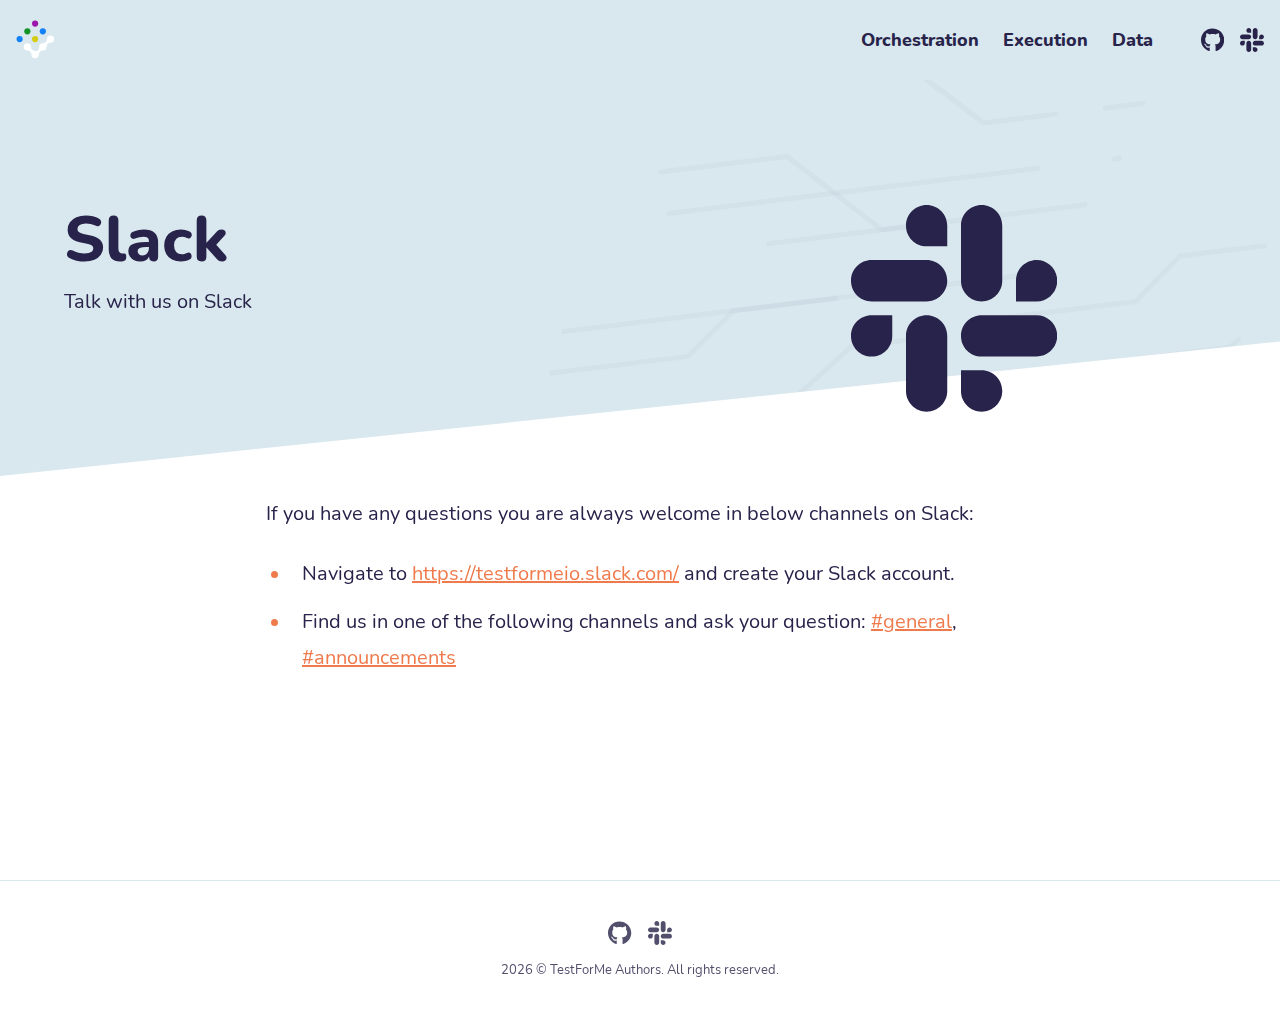
<file: community/join-slack/index.html>
<!DOCTYPE html><html lang="en"><head><meta charSet="utf-8"/><meta http-equiv="x-ua-compatible" content="ie=edge"/><meta name="viewport" content="width=device-width, initial-scale=1, shrink-to-fit=no"/><style data-href="/styles.682b089b25be8405a529.css" data-identity="gatsby-global-css">@font-face{font-display:swap;font-family:Nunito;font-style:normal;font-weight:800;src:url(/static/nunito-800-e56152ca4b815efe5b49524b7af9763b.woff2) format("woff2"),url(/static/nunito-800-a0c09c4bf7d522aa8cdfd372843c6c1e.woff) format("woff")}@font-face{font-display:swap;font-family:Nunito;font-style:normal;font-weight:400;src:url(/static/nunito-400-39a18f443d434999b89b5cb4d3f34688.woff2) format("woff2"),url(/static/nunito-400-1f30e08faa7c60d1f7ac829b9cdba320.woff) format("woff")}/*! tailwindcss v2.2.4 | MIT License | https://tailwindcss.com *//*! modern-normalize v1.1.0 | MIT License | https://github.com/sindresorhus/modern-normalize */html{-webkit-text-size-adjust:100%;line-height:1.15;-o-tab-size:4;tab-size:4}body{font-family:system-ui,-apple-system,Segoe UI,Roboto,Helvetica,Arial,sans-serif,Apple Color Emoji,Segoe UI Emoji;margin:0}hr{color:inherit;height:0}abbr[title]{-webkit-text-decoration:underline dotted;text-decoration:underline dotted}b,strong{font-weight:bolder}code,kbd,pre,samp{font-family:ui-monospace,SFMono-Regular,Consolas,Liberation Mono,Menlo,monospace;font-size:1em}small{font-size:80%}sub,sup{font-size:75%;line-height:0;position:relative;vertical-align:baseline}sub{bottom:-.25em}sup{top:-.5em}table{border-color:inherit;text-indent:0}button,input,optgroup,select,textarea{font-family:inherit;font-size:100%;line-height:1.15;margin:0}button,select{text-transform:none}[type=button],[type=reset],[type=submit],button{-webkit-appearance:button}::-moz-focus-inner{border-style:none;padding:0}:-moz-focusring{outline:1px dotted ButtonText}:-moz-ui-invalid{box-shadow:none}legend{padding:0}progress{vertical-align:baseline}::-webkit-inner-spin-button,::-webkit-outer-spin-button{height:auto}[type=search]{-webkit-appearance:textfield;outline-offset:-2px}::-webkit-search-decoration{-webkit-appearance:none}::-webkit-file-upload-button{-webkit-appearance:button;font:inherit}summary{display:list-item}blockquote,dd,dl,figure,h1,h2,h3,h4,h5,h6,hr,p,pre{margin:0}button{background-color:transparent;background-image:none}fieldset,ol,ul{margin:0;padding:0}ol,ul{list-style:none}html{font-family:Nunito,ui-sans-serif,system-ui,-apple-system,BlinkMacSystemFont,Segoe UI,Roboto,Helvetica Neue,Arial,Noto Sans,sans-serif,Apple Color Emoji,Segoe UI Emoji,Segoe UI Symbol,Noto Color Emoji;line-height:1.5}body{font-family:inherit;line-height:inherit}*,:after,:before{border:0 solid;box-sizing:border-box}hr{border-top-width:1px}img{border-style:solid}textarea{resize:vertical}input::-webkit-input-placeholder,textarea::-webkit-input-placeholder{color:#a1a1aa;opacity:1}input::placeholder,textarea::placeholder{color:#a1a1aa;opacity:1}[role=button],button{cursor:pointer}table{border-collapse:collapse}h1,h2,h3,h4,h5,h6{font-size:inherit;font-weight:inherit}a{color:inherit;text-decoration:inherit}button,input,optgroup,select,textarea{color:inherit;line-height:inherit;padding:0}code,kbd,pre,samp{font-family:ui-monospace,SFMono-Regular,Menlo,Monaco,Consolas,Liberation Mono,Courier New,monospace}audio,canvas,embed,iframe,img,object,svg,video{display:block;vertical-align:middle}img,video{height:auto;max-width:100%}*,:after,:before{--tw-translate-x:0;--tw-translate-y:0;--tw-rotate:0;--tw-skew-x:0;--tw-skew-y:0;--tw-scale-x:1;--tw-scale-y:1;--tw-transform:translateX(var(--tw-translate-x)) translateY(var(--tw-translate-y)) rotate(var(--tw-rotate)) skewX(var(--tw-skew-x)) skewY(var(--tw-skew-y)) scaleX(var(--tw-scale-x)) scaleY(var(--tw-scale-y));--tw-shadow:0 0 #0000;--tw-ring-inset:var(--tw-empty,/*!*/ /*!*/);--tw-ring-offset-width:0px;--tw-ring-offset-color:#fff;--tw-ring-color:rgba(59,130,246,0.5);--tw-ring-offset-shadow:0 0 #0000;--tw-ring-shadow:0 0 #0000;--tw-blur:var(--tw-empty,/*!*/ /*!*/);--tw-brightness:var(--tw-empty,/*!*/ /*!*/);--tw-contrast:var(--tw-empty,/*!*/ /*!*/);--tw-grayscale:var(--tw-empty,/*!*/ /*!*/);--tw-hue-rotate:var(--tw-empty,/*!*/ /*!*/);--tw-invert:var(--tw-empty,/*!*/ /*!*/);--tw-saturate:var(--tw-empty,/*!*/ /*!*/);--tw-sepia:var(--tw-empty,/*!*/ /*!*/);--tw-drop-shadow:var(--tw-empty,/*!*/ /*!*/);--tw-filter:var(--tw-blur) var(--tw-brightness) var(--tw-contrast) var(--tw-grayscale) var(--tw-hue-rotate) var(--tw-invert) var(--tw-saturate) var(--tw-sepia) var(--tw-drop-shadow);--tw-backdrop-blur:var(--tw-empty,/*!*/ /*!*/);--tw-backdrop-brightness:var(--tw-empty,/*!*/ /*!*/);--tw-backdrop-contrast:var(--tw-empty,/*!*/ /*!*/);--tw-backdrop-grayscale:var(--tw-empty,/*!*/ /*!*/);--tw-backdrop-hue-rotate:var(--tw-empty,/*!*/ /*!*/);--tw-backdrop-invert:var(--tw-empty,/*!*/ /*!*/);--tw-backdrop-opacity:var(--tw-empty,/*!*/ /*!*/);--tw-backdrop-saturate:var(--tw-empty,/*!*/ /*!*/);--tw-backdrop-sepia:var(--tw-empty,/*!*/ /*!*/);--tw-backdrop-filter:var(--tw-backdrop-blur) var(--tw-backdrop-brightness) var(--tw-backdrop-contrast) var(--tw-backdrop-grayscale) var(--tw-backdrop-hue-rotate) var(--tw-backdrop-invert) var(--tw-backdrop-opacity) var(--tw-backdrop-saturate) var(--tw-backdrop-sepia);border-color:currentColor}body{-webkit-font-smoothing:antialiased;-moz-osx-font-smoothing:grayscale;color:#28234a}a{transition-duration:.1s;transition-property:background-color,border-color,color,fill,stroke;transition-timing-function:linear}a:hover{color:#ef7b4d}a,button,input{outline:none}a:focus,button:focus,input:focus{box-shadow:0 0 0 3px rgba(239,123,77,.3);outline:none}::selection{background-color:#ef7b4d;color:#fff}h1,h2,h3,h4,h5,h6{font-weight:800;margin-bottom:1rem}h1{font-size:2.25rem;line-height:2.5rem}@media (min-width:768px){h1{font-size:3rem;line-height:1}}@media (min-width:1024px){h1{font-size:4rem;line-height:1}}h2{font-size:1.875rem;line-height:2.25rem}@media (min-width:768px){h2{font-size:2.25rem;line-height:2.5rem}}@media (min-width:1024px){h2{font-size:3rem;line-height:1}}h3{font-size:1.25rem;line-height:1.75rem}@media (min-width:768px){h3{font-size:1.5rem;line-height:2rem}}h4{font-size:1.25rem;line-height:1.75rem}@media (min-width:768px){h4{font-size:1.5rem;line-height:2rem}}@media (min-width:1024px){h4{font-size:1.5rem;line-height:2rem}}h5{font-size:1.125rem;line-height:1.75rem}@media (min-width:768px){h5{font-size:1.25rem;line-height:1.75rem}}@media (min-width:1024px){h5{font-size:1.5rem;line-height:2rem}}@media (min-width:768px){h6{font-size:1.125rem;line-height:1.75rem}}@media (min-width:1024px){h6{font-size:1.125rem;line-height:1.75rem}}.container{margin-left:auto;margin-right:auto;padding-left:1rem;padding-right:1rem;width:100%}@media (min-width:640px){.container{max-width:640px}}@media (min-width:768px){.container{max-width:768px}}@media (min-width:1024px){.container{max-width:1024px}}@media (min-width:1280px){.container{max-width:1280px}}@media (min-width:1536px){.container{max-width:1536px}}.prose{color:#28234a;max-width:65ch}.prose [class~=lead]{color:#4b5563;font-size:1.25em;line-height:1.6;margin-bottom:1.2em;margin-top:1.2em}.prose strong{color:#111827;font-weight:600}.prose ol[type=A]{--list-counter-style:upper-alpha}.prose ol[type=a]{--list-counter-style:lower-alpha}.prose ol[type=A s]{--list-counter-style:upper-alpha}.prose ol[type=a s]{--list-counter-style:lower-alpha}.prose ol[type=I]{--list-counter-style:upper-roman}.prose ol[type=i]{--list-counter-style:lower-roman}.prose ol[type=I s]{--list-counter-style:upper-roman}.prose ol[type=i s]{--list-counter-style:lower-roman}.prose ol[type="1"]{--list-counter-style:decimal}.prose ol>li{padding-left:1.75em;position:relative}.prose ol>li:before{color:#6b7280;content:counter(list-item,var(--list-counter-style,decimal)) ".";font-weight:400;left:0;position:absolute}.prose ul>li{padding-left:1.75em;position:relative}.prose ul>li:before{background-color:#d1d5db;border-radius:50%;content:"";height:.375em;left:.25em;position:absolute;top:.6875em;width:.375em}.prose hr{border-color:#e5e7eb;border-top-width:1px;margin-bottom:3em;margin-top:3em}.prose blockquote{border-left-color:#e5e7eb;border-left-width:.25rem;color:#111827;font-style:italic;font-weight:500;margin-bottom:1.6em;margin-top:1.6em;padding-left:1em;quotes:"\201C""\201D""\2018""\2019"}.prose blockquote p:first-of-type:before{content:open-quote}.prose blockquote p:last-of-type:after{content:close-quote}.prose h1{color:#111827;font-size:2.25em;font-weight:800;line-height:1.1111111;margin-bottom:.8888889em;margin-top:0}.prose h2{color:#111827;font-size:1.5em;font-weight:700;line-height:1.3333333;margin-bottom:1em;margin-top:2em}.prose h3{font-size:1.25em;line-height:1.6;margin-bottom:.6em;margin-top:1.6em}.prose h3,.prose h4{color:#111827;font-weight:600}.prose h4{line-height:1.5;margin-bottom:.5em;margin-top:1.5em}.prose figure figcaption{color:#6b7280;font-size:.875em;line-height:1.4285714;margin-top:.8571429em}.prose code{color:#111827;font-size:.875em;font-weight:600}.prose code:after,.prose code:before{content:"`"}.prose a code{color:#111827}.prose pre{background-color:#1f2937;border-radius:.375rem;color:#e5e7eb;font-size:.875em;line-height:1.7142857;margin-bottom:1.7142857em;margin-top:1.7142857em;overflow-x:auto;padding:.8571429em 1.1428571em}.prose pre code{background-color:transparent;border-radius:0;border-width:0;color:inherit;font-family:inherit;font-size:inherit;font-weight:400;line-height:inherit;padding:0}.prose pre code:after,.prose pre code:before{content:none}.prose table{font-size:.875em;line-height:1.7142857;margin-bottom:2em;margin-top:2em;table-layout:auto;text-align:left;width:100%}.prose thead{border-bottom-color:#d1d5db;border-bottom-width:1px;color:#111827;font-weight:600}.prose thead th{padding-bottom:.5714286em;padding-left:.5714286em;padding-right:.5714286em;vertical-align:bottom}.prose tbody tr{border-bottom-color:#e5e7eb;border-bottom-width:1px}.prose tbody tr:last-child{border-bottom-width:0}.prose tbody td{padding:.5714286em;vertical-align:top}.prose{font-size:1rem;line-height:1.75}.prose p{margin-bottom:1.25em;margin-top:1.25em}.prose img{border-radius:.5rem}.prose figure,.prose img,.prose video{margin-bottom:2em;margin-top:2em}.prose figure>*{margin-bottom:0;margin-top:0}.prose h2 code{font-size:.875em}.prose h3 code{font-size:.9em}.prose ol,.prose ul{margin-bottom:1.25em;margin-top:1.25em}.prose ul>li:before{background-color:#ef7b4d}.prose li{margin-bottom:.5em;margin-top:.5em}.prose>ul>li p{margin-bottom:.75em;margin-top:.75em}.prose>ul>li>:first-child{margin-top:1.25em}.prose>ul>li>:last-child{margin-bottom:1.25em}.prose>ol>li>:first-child{margin-top:1.25em}.prose>ol>li>:last-child{margin-bottom:1.25em}.prose ol ol,.prose ol ul,.prose ul ol,.prose ul ul{margin-bottom:.75em;margin-top:.75em}.prose h2+*,.prose h3+*,.prose h4+*,.prose hr+*{margin-top:0}.prose thead th:first-child{padding-left:0}.prose thead th:last-child{padding-right:0}.prose tbody td:first-child{padding-left:0}.prose tbody td:last-child{padding-right:0}.prose>:first-child{margin-top:0}.prose>:last-child{margin-bottom:0}.prose a:not(.btn,.stargazers){color:#ef7b4d;text-decoration:underline}.prose h1,.prose h2,.prose h3,.prose h4,.prose h5,.prose h6{color:#28234a;font-weight:800}.prose-xl{font-size:1.25rem;line-height:1.8}.prose-xl p{margin-bottom:1.2em;margin-top:1.2em}.prose-xl [class~=lead]{font-size:1.2em;line-height:1.5;margin-bottom:1em;margin-top:1em}.prose-xl blockquote{margin-bottom:1.6em;margin-top:1.6em;padding-left:1.0666667em}.prose-xl h1{font-size:2.8em;line-height:1;margin-bottom:.8571429em;margin-top:0}.prose-xl h2{font-size:1.8em;line-height:1.1111111;margin-bottom:.8888889em;margin-top:1.5555556em}.prose-xl h3{font-size:1.5em;line-height:1.3333333;margin-bottom:.6666667em;margin-top:1.6em}.prose-xl h4{line-height:1.6;margin-bottom:.6em;margin-top:1.8em}.prose-xl figure,.prose-xl img,.prose-xl video{margin-bottom:2em;margin-top:2em}.prose-xl figure>*{margin-bottom:0;margin-top:0}.prose-xl figure figcaption{font-size:.9em;line-height:1.5555556;margin-top:1em}.prose-xl code{font-size:.9em}.prose-xl h2 code{font-size:.8611111em}.prose-xl h3 code,.prose-xl pre{font-size:.9em}.prose-xl pre{border-radius:.5rem;line-height:1.7777778;margin-bottom:2em;margin-top:2em;padding:1.1111111em 1.3333333em}.prose-xl ol,.prose-xl ul{margin-bottom:1.2em;margin-top:1.2em}.prose-xl li{margin-bottom:.6em;margin-top:.6em}.prose-xl ol>li{padding-left:1.8em}.prose-xl ol>li:before{left:0}.prose-xl ul>li{padding-left:1.8em}.prose-xl ul>li:before{height:.35em;left:.25em;top:.725em;width:.35em}.prose-xl>ul>li p{margin-bottom:.8em;margin-top:.8em}.prose-xl>ul>li>:first-child{margin-top:1.2em}.prose-xl>ul>li>:last-child{margin-bottom:1.2em}.prose-xl>ol>li>:first-child{margin-top:1.2em}.prose-xl>ol>li>:last-child{margin-bottom:1.2em}.prose-xl ol ol,.prose-xl ol ul,.prose-xl ul ol,.prose-xl ul ul{margin-bottom:.8em;margin-top:.8em}.prose-xl hr{margin-bottom:2.8em;margin-top:2.8em}.prose-xl h2+*,.prose-xl h3+*,.prose-xl h4+*,.prose-xl hr+*{margin-top:0}.prose-xl table{font-size:.9em;line-height:1.5555556}.prose-xl thead th{padding-bottom:.8888889em;padding-left:.6666667em;padding-right:.6666667em}.prose-xl thead th:first-child{padding-left:0}.prose-xl thead th:last-child{padding-right:0}.prose-xl tbody td{padding:.8888889em .6666667em}.prose-xl tbody td:first-child{padding-left:0}.prose-xl tbody td:last-child{padding-right:0}.prose-xl>:first-child{margin-top:0}.prose-xl>:last-child{margin-bottom:0}.aspect-w-1,.aspect-w-2,.aspect-w-3,.aspect-w-4,.aspect-w-5,.aspect-w-6,.aspect-w-7,.aspect-w-8,.aspect-w-9,.aspect-w-10,.aspect-w-11,.aspect-w-12,.aspect-w-13,.aspect-w-14,.aspect-w-15,.aspect-w-16{padding-bottom:calc(var(--tw-aspect-h)/var(--tw-aspect-w)*100%);position:relative}.aspect-w-1>*,.aspect-w-2>*,.aspect-w-3>*,.aspect-w-4>*,.aspect-w-5>*,.aspect-w-6>*,.aspect-w-7>*,.aspect-w-8>*,.aspect-w-9>*,.aspect-w-10>*,.aspect-w-11>*,.aspect-w-12>*,.aspect-w-13>*,.aspect-w-14>*,.aspect-w-15>*,.aspect-w-16>*{bottom:0;height:100%;left:0;position:absolute;right:0;top:0;width:100%}.aspect-w-16{--tw-aspect-w:16}.aspect-h-9{--tw-aspect-h:9}.sr-only{clip:rect(0,0,0,0);border-width:0;height:1px;margin:-1px;overflow:hidden;padding:0;position:absolute;white-space:nowrap;width:1px}.visible{visibility:visible}.invisible{visibility:hidden}.absolute{position:absolute}.relative{position:relative}.sticky{position:-webkit-sticky;position:sticky}.inset-x-0{left:0;right:0}.-top-20{top:-5rem}.-top-1{top:-.25rem}.left-0{left:0}.-right-full{right:-100%}.top-0{top:0}.\!right-0{right:0!important}.top-1\/2{top:50%}.left-1\/2{left:50%}.-bottom-14{bottom:-3.5rem}.-bottom-16{bottom:-4rem}.right-12{right:3rem}.-bottom-12{bottom:-3rem}.z-50{z-index:50}.z-998{z-index:998}.z-10{z-index:10}.z-0{z-index:0}.-z-1{z-index:-1}.z-999{z-index:999}.order-first{order:-9999}.-m-px{margin:-1px}.my-12{margin-bottom:3rem;margin-top:3rem}.mx-auto{margin-left:auto;margin-right:auto}.mb-4{margin-bottom:1rem}.mt-8{margin-top:2rem}.mt-4{margin-top:1rem}.mt-12{margin-top:3rem}.mb-8{margin-bottom:2rem}.mt-6{margin-top:1.5rem}.mt-10{margin-top:2.5rem}.ml-auto{margin-left:auto}.mr-2\.5{margin-right:.625rem}.mr-2{margin-right:.5rem}.block{display:block}.inline-block{display:inline-block}.flex{display:flex}.grid{display:grid}.h-8{height:2rem}.h-10{height:2.5rem}.h-auto{height:auto}.h-screen{height:100vh}.h-full{height:100%}.h-44{height:11rem}.h-px{height:1px}.h-4{height:1rem}.w-auto{width:auto}.w-52{width:13rem}.w-20{width:5rem}.w-full{width:100%}.w-4\/6,.w-8\/12{width:66.666667%}.w-40{width:10rem}.w-80{width:20rem}.w-64{width:16rem}.w-48{width:12rem}.w-px{width:1px}.w-5{width:1.25rem}.max-w-3xl{max-width:48rem}.max-w-full{max-width:100%}.origin-full-0{-webkit-transform-origin:100% 0;transform-origin:100% 0}.origin-0-0{-webkit-transform-origin:0 0;transform-origin:0 0}.-translate-x-1\/2{--tw-translate-x:-50%}.-translate-x-1\/2,.-translate-y-1\/2{-webkit-transform:var(--tw-transform);transform:var(--tw-transform)}.-translate-y-1\/2{--tw-translate-y:-50%}.-translate-y-64{--tw-translate-y:-16rem}.-translate-y-64,.translate-x-12{-webkit-transform:var(--tw-transform);transform:var(--tw-transform)}.translate-x-12{--tw-translate-x:3rem}.rotate-90{--tw-rotate:90deg}.-rotate-36,.rotate-90{-webkit-transform:var(--tw-transform);transform:var(--tw-transform)}.-rotate-36{--tw-rotate:-36deg}.rotate-89{--tw-rotate:89deg}.-skew-y-6,.rotate-89{-webkit-transform:var(--tw-transform);transform:var(--tw-transform)}.-skew-y-6{--tw-skew-y:-6deg}.transform{-webkit-transform:var(--tw-transform);transform:var(--tw-transform)}.cursor-pointer{cursor:pointer}.resize{resize:both}.appearance-none{-webkit-appearance:none;appearance:none}.grid-cols-1{grid-template-columns:repeat(1,minmax(0,1fr))}.grid-cols-2{grid-template-columns:repeat(2,minmax(0,1fr))}.grid-cols-3{grid-template-columns:repeat(3,minmax(0,1fr))}.grid-cols-4{grid-template-columns:repeat(4,minmax(0,1fr))}.grid-cols-5{grid-template-columns:repeat(5,minmax(0,1fr))}.grid-cols-6{grid-template-columns:repeat(6,minmax(0,1fr))}.grid-cols-7{grid-template-columns:repeat(7,minmax(0,1fr))}.grid-cols-8{grid-template-columns:repeat(8,minmax(0,1fr))}.grid-cols-9{grid-template-columns:repeat(9,minmax(0,1fr))}.grid-cols-10{grid-template-columns:repeat(10,minmax(0,1fr))}.grid-cols-11{grid-template-columns:repeat(11,minmax(0,1fr))}.grid-cols-12{grid-template-columns:repeat(12,minmax(0,1fr))}.items-start{align-items:flex-start}.items-end{align-items:flex-end}.items-center{align-items:center}.justify-start{justify-content:flex-start}.justify-end{justify-content:flex-end}.justify-center{justify-content:center}.gap-2{gap:.5rem}.space-x-8>:not([hidden])~:not([hidden]){--tw-space-x-reverse:0;margin-left:calc(2rem*(1 - var(--tw-space-x-reverse)));margin-right:calc(2rem*var(--tw-space-x-reverse))}.space-y-4>:not([hidden])~:not([hidden]){--tw-space-y-reverse:0;margin-bottom:calc(1rem*var(--tw-space-y-reverse));margin-top:calc(1rem*(1 - var(--tw-space-y-reverse)))}.overflow-hidden{overflow:hidden}.overflow-y-scroll{overflow-y:scroll}.whitespace-nowrap{white-space:nowrap}.rounded-full{border-radius:9999px}.border{border-width:1px}.border-t{border-top-width:1px}.border-solid{border-style:solid}.border-light{--tw-border-opacity:1;border-color:rgba(217,232,238,var(--tw-border-opacity))}.border-transparent{border-color:hsla(0,0%,100%,0)}.border-primary{--tw-border-opacity:1;border-color:rgba(239,123,77,var(--tw-border-opacity))}.border-opacity-20{--tw-border-opacity:0.2}.bg-light{--tw-bg-opacity:1;background-color:rgba(217,232,238,var(--tw-bg-opacity))}.bg-\[\#110e50\]{--tw-bg-opacity:1;background-color:rgba(17,14,80,var(--tw-bg-opacity))}.bg-\[\#302871\]{--tw-bg-opacity:1;background-color:rgba(48,40,113,var(--tw-bg-opacity))}.bg-white{--tw-bg-opacity:1;background-color:rgba(255,255,255,var(--tw-bg-opacity))}.bg-primary{--tw-bg-opacity:1;background-color:rgba(239,123,77,var(--tw-bg-opacity))}.bg-\[\#280e6b\]{--tw-bg-opacity:1;background-color:rgba(40,14,107,var(--tw-bg-opacity))}.bg-opacity-20{--tw-bg-opacity:0.2}.p-0{padding:0}.py-3{padding-bottom:.75rem;padding-top:.75rem}.px-4{padding-left:1rem;padding-right:1rem}.py-8{padding-bottom:2rem;padding-top:2rem}.py-24{padding-bottom:6rem;padding-top:6rem}.px-7{padding-left:1.75rem;padding-right:1.75rem}.pt-10{padding-top:2.5rem}.pb-8{padding-bottom:2rem}.pt-14{padding-top:3.5rem}.pr-12{padding-right:3rem}.pt-\[calc\(calc\(calc\(100vw-0px\)\*0\.05\)\+4rem\)\]{padding-top:calc(5vw + 4rem)}.pt-4{padding-top:1rem}.pb-40{padding-bottom:10rem}.pt-24{padding-top:6rem}.pb-\[calc\(calc\(calc\(100vw-0px\)\*0\.05\)\+2rem\)\]{padding-bottom:calc(5vw + 2rem)}.pt-0\.5{padding-top:.125rem}.pt-0{padding-top:0}.text-center{text-align:center}.text-4xl{font-size:2.25rem;line-height:2.5rem}.text-lg{font-size:1.125rem;line-height:1.75rem}.text-5xl{font-size:3rem;line-height:1}.text-2xl{font-size:1.5rem;line-height:2rem}.text-xl{font-size:1.25rem;line-height:1.75rem}.font-extrabold{font-weight:800}.font-bold{font-weight:700}.text-dark{--tw-text-opacity:1;color:rgba(40,35,74,var(--tw-text-opacity))}.text-primary{--tw-text-opacity:1;color:rgba(239,123,77,var(--tw-text-opacity))}.\!text-primary{--tw-text-opacity:1!important;color:rgba(239,123,77,var(--tw-text-opacity))!important}.text-gray{--tw-text-opacity:1;color:rgba(82,79,109,var(--tw-text-opacity))}.text-light{--tw-text-opacity:1;color:rgba(217,232,238,var(--tw-text-opacity))}.text-white{--tw-text-opacity:1;color:rgba(255,255,255,var(--tw-text-opacity))}.underline{text-decoration:underline}.opacity-40{opacity:.4}.opacity-25{opacity:.25}.opacity-30{opacity:.3}.shadow-2xl{--tw-shadow:0 25px 50px -12px rgba(0,0,0,0.25);box-shadow:var(--tw-ring-offset-shadow,0 0 #0000),var(--tw-ring-shadow,0 0 #0000),var(--tw-shadow)}.blur-3xl{--tw-blur:blur(64px)}.blur-3xl,.filter{-webkit-filter:var(--tw-filter);filter:var(--tw-filter)}.backdrop-blur-lg{--tw-backdrop-blur:blur(16px)}.backdrop-blur-lg,.backdrop-saturate-150{-webkit-backdrop-filter:var(--tw-backdrop-filter);backdrop-filter:var(--tw-backdrop-filter)}.backdrop-saturate-150{--tw-backdrop-saturate:saturate(1.5)}.backdrop-filter{-webkit-backdrop-filter:var(--tw-backdrop-filter);backdrop-filter:var(--tw-backdrop-filter)}.transition-right{transition-duration:.15s;transition-property:right;transition-timing-function:cubic-bezier(.4,0,.2,1)}.transition-all{transition-duration:.15s;transition-property:all;transition-timing-function:cubic-bezier(.4,0,.2,1)}.duration-300{transition-duration:.3s}.ease-linear{transition-timing-function:linear}.clip-0{clip:rect(0,0,0,0)}.bg-gradient-dark{background-image:linear-gradient(195deg,#110e50 40%,#220c59 75%)}.burger-dark.burger .burger-lines,.burger-dark.burger .burger-lines:after,.burger-dark.burger .burger-lines:before,.burger.open.burger .burger-lines,.burger.open.burger .burger-lines:after,.burger.open.burger .burger-lines:before{background-color:#28234a}.announcement-banner{text-align:center}.announcement-banner svg{display:inline-block;margin-left:.25em}.announcement-banner a{color:#fff}.announcement-banner svg{fill:#fff}.hover\:border-primary:hover{--tw-border-opacity:1;border-color:rgba(239,123,77,var(--tw-border-opacity))}.hover\:bg-primary:hover{--tw-bg-opacity:1;background-color:rgba(239,123,77,var(--tw-bg-opacity))}.hover\:text-white:hover{--tw-text-opacity:1;color:rgba(255,255,255,var(--tw-text-opacity))}.hover\:text-primary:hover{--tw-text-opacity:1;color:rgba(239,123,77,var(--tw-text-opacity))}.hover\:shadow-primary:hover{--tw-shadow:0 20px 50px -15px rgba(239,123,77,0.3);box-shadow:var(--tw-ring-offset-shadow,0 0 #0000),var(--tw-ring-shadow,0 0 #0000),var(--tw-shadow)}.focus\:visible:focus{visibility:visible}.focus\:z-999:focus{z-index:999}.focus\:m-0:focus{margin:0}.focus\:h-auto:focus{height:auto}.focus\:w-auto:focus{width:auto}.focus\:px-4:focus{padding-left:1rem;padding-right:1rem}.focus\:pt-3:focus{padding-top:.75rem}.focus\:pb-1\.5:focus{padding-bottom:.375rem}.focus\:pb-1:focus{padding-bottom:.25rem}.focus\:text-dark:focus{--tw-text-opacity:1;color:rgba(40,35,74,var(--tw-text-opacity))}.focus\:clip-auto:focus{clip:auto}@media (min-width:640px){.sm\:grid-cols-1{grid-template-columns:repeat(1,minmax(0,1fr))}.sm\:grid-cols-2{grid-template-columns:repeat(2,minmax(0,1fr))}.sm\:grid-cols-3{grid-template-columns:repeat(3,minmax(0,1fr))}.sm\:grid-cols-4{grid-template-columns:repeat(4,minmax(0,1fr))}.sm\:grid-cols-5{grid-template-columns:repeat(5,minmax(0,1fr))}.sm\:grid-cols-6{grid-template-columns:repeat(6,minmax(0,1fr))}.sm\:grid-cols-7{grid-template-columns:repeat(7,minmax(0,1fr))}.sm\:grid-cols-8{grid-template-columns:repeat(8,minmax(0,1fr))}.sm\:grid-cols-9{grid-template-columns:repeat(9,minmax(0,1fr))}.sm\:grid-cols-10{grid-template-columns:repeat(10,minmax(0,1fr))}.sm\:grid-cols-11{grid-template-columns:repeat(11,minmax(0,1fr))}.sm\:grid-cols-12{grid-template-columns:repeat(12,minmax(0,1fr))}}@media (min-width:768px){.md\:-bottom-12{bottom:-3rem}.md\:mb-8{margin-bottom:2rem}.md\:mt-8{margin-top:2rem}.md\:w-auto{width:auto}.md\:w-3\/5{width:60%}.md\:w-2\/5{width:40%}.md\:w-1\/2{width:50%}.md\:grid-cols-1{grid-template-columns:repeat(1,minmax(0,1fr))}.md\:grid-cols-2{grid-template-columns:repeat(2,minmax(0,1fr))}.md\:grid-cols-3{grid-template-columns:repeat(3,minmax(0,1fr))}.md\:grid-cols-4{grid-template-columns:repeat(4,minmax(0,1fr))}.md\:grid-cols-5{grid-template-columns:repeat(5,minmax(0,1fr))}.md\:grid-cols-6{grid-template-columns:repeat(6,minmax(0,1fr))}.md\:grid-cols-7{grid-template-columns:repeat(7,minmax(0,1fr))}.md\:grid-cols-8{grid-template-columns:repeat(8,minmax(0,1fr))}.md\:grid-cols-9{grid-template-columns:repeat(9,minmax(0,1fr))}.md\:grid-cols-10{grid-template-columns:repeat(10,minmax(0,1fr))}.md\:grid-cols-11{grid-template-columns:repeat(11,minmax(0,1fr))}.md\:grid-cols-12{grid-template-columns:repeat(12,minmax(0,1fr))}.md\:space-x-4>:not([hidden])~:not([hidden]){--tw-space-x-reverse:0;margin-left:calc(1rem*(1 - var(--tw-space-x-reverse)));margin-right:calc(1rem*var(--tw-space-x-reverse))}.md\:space-y-0>:not([hidden])~:not([hidden]){--tw-space-y-reverse:0;margin-bottom:calc(0px*var(--tw-space-y-reverse));margin-top:calc(0px*(1 - var(--tw-space-y-reverse)))}.md\:pr-12{padding-right:3rem}.md\:text-6xl{font-size:4rem;line-height:1}}@media (min-width:1024px){.lg\:relative{position:relative}.lg\:right-auto{right:auto}.lg\:top-auto{top:auto}.lg\:-bottom-24{bottom:-6rem}.lg\:-bottom-32{bottom:-8rem}.lg\:-bottom-28{bottom:-7rem}.lg\:order-last{order:9999}.lg\:order-first{order:-9999}.lg\:my-0{margin-bottom:0;margin-top:0}.lg\:ml-auto{margin-left:auto}.lg\:mt-12{margin-top:3rem}.lg\:mb-24{margin-bottom:6rem}.lg\:-mt-8{margin-top:-2rem}.lg\:mt-0{margin-top:0}.lg\:flex{display:flex}.lg\:hidden{display:none}.lg\:h-6{height:1.5rem}.lg\:h-10{height:2.5rem}.lg\:h-auto{height:auto}.lg\:w-auto{width:auto}.lg\:w-52{width:13rem}.lg\:w-4\/5{width:80%}.lg\:w-3\/5{width:60%}.lg\:w-2\/5{width:40%}.lg\:translate-y-32{--tw-translate-y:8rem;-webkit-transform:var(--tw-transform);transform:var(--tw-transform)}.lg\:grid-cols-1{grid-template-columns:repeat(1,minmax(0,1fr))}.lg\:grid-cols-2{grid-template-columns:repeat(2,minmax(0,1fr))}.lg\:grid-cols-3{grid-template-columns:repeat(3,minmax(0,1fr))}.lg\:grid-cols-4{grid-template-columns:repeat(4,minmax(0,1fr))}.lg\:grid-cols-5{grid-template-columns:repeat(5,minmax(0,1fr))}.lg\:grid-cols-6{grid-template-columns:repeat(6,minmax(0,1fr))}.lg\:grid-cols-7{grid-template-columns:repeat(7,minmax(0,1fr))}.lg\:grid-cols-8{grid-template-columns:repeat(8,minmax(0,1fr))}.lg\:grid-cols-9{grid-template-columns:repeat(9,minmax(0,1fr))}.lg\:grid-cols-10{grid-template-columns:repeat(10,minmax(0,1fr))}.lg\:grid-cols-11{grid-template-columns:repeat(11,minmax(0,1fr))}.lg\:grid-cols-12{grid-template-columns:repeat(12,minmax(0,1fr))}.lg\:items-center{align-items:center}.lg\:justify-center{justify-content:center}.lg\:space-x-4>:not([hidden])~:not([hidden]){--tw-space-x-reverse:0;margin-left:calc(1rem*(1 - var(--tw-space-x-reverse)));margin-right:calc(1rem*var(--tw-space-x-reverse))}.lg\:space-x-8>:not([hidden])~:not([hidden]){--tw-space-x-reverse:0;margin-left:calc(2rem*(1 - var(--tw-space-x-reverse)));margin-right:calc(2rem*var(--tw-space-x-reverse))}.lg\:space-x-6>:not([hidden])~:not([hidden]){--tw-space-x-reverse:0;margin-left:calc(1.5rem*(1 - var(--tw-space-x-reverse)));margin-right:calc(1.5rem*var(--tw-space-x-reverse))}.lg\:space-y-0>:not([hidden])~:not([hidden]){--tw-space-y-reverse:0;margin-bottom:calc(0px*var(--tw-space-y-reverse));margin-top:calc(0px*(1 - var(--tw-space-y-reverse)))}.lg\:overflow-y-visible{overflow-y:visible}.lg\:border-none{border-style:none}.lg\:bg-transparent{background-color:hsla(0,0%,100%,0)}.lg\:bg-none{background-image:none}.lg\:py-5{padding-bottom:1.25rem;padding-top:1.25rem}.lg\:py-0{padding-bottom:0;padding-top:0}.lg\:px-12{padding-left:3rem;padding-right:3rem}.lg\:pt-0{padding-top:0}.lg\:pt-\[calc\(calc\(calc\(100vw-0px\)\*0\.05\)\+9rem\)\]{padding-top:calc(5vw + 9rem)}.lg\:pb-48{padding-bottom:12rem}.lg\:pl-8{padding-left:2rem}.lg\:pr-8{padding-right:2rem}.lg\:pt-32{padding-top:8rem}.lg\:pb-\[calc\(calc\(calc\(100vw-0px\)\*0\.05\)\+6rem\)\]{padding-bottom:calc(5vw + 6rem)}.lg\:text-left{text-align:left}.lg\:text-right{text-align:right}.lg\:text-2xl{font-size:1.5rem;line-height:2rem}.lg\:text-lg{font-size:1.125rem;line-height:1.75rem}.lg\:text-7xl{font-size:5rem;line-height:1}.lg\:font-bold{font-weight:700}.lg\:text-white{--tw-text-opacity:1;color:rgba(255,255,255,var(--tw-text-opacity))}.lg\:text-gray{--tw-text-opacity:1;color:rgba(82,79,109,var(--tw-text-opacity))}.lg\:shadow-none{--tw-shadow:0 0 #0000;box-shadow:var(--tw-ring-offset-shadow,0 0 #0000),var(--tw-ring-shadow,0 0 #0000),var(--tw-shadow)}}@media (min-width:1280px){.xl\:-mt-12{margin-top:-3rem}.xl\:w-3\/6{width:50%}.xl\:w-2\/5{width:40%}.xl\:w-2\/6{width:33.333333%}.xl\:grid-cols-1{grid-template-columns:repeat(1,minmax(0,1fr))}.xl\:grid-cols-2{grid-template-columns:repeat(2,minmax(0,1fr))}.xl\:grid-cols-3{grid-template-columns:repeat(3,minmax(0,1fr))}.xl\:grid-cols-4{grid-template-columns:repeat(4,minmax(0,1fr))}.xl\:grid-cols-5{grid-template-columns:repeat(5,minmax(0,1fr))}.xl\:grid-cols-6{grid-template-columns:repeat(6,minmax(0,1fr))}.xl\:grid-cols-7{grid-template-columns:repeat(7,minmax(0,1fr))}.xl\:grid-cols-8{grid-template-columns:repeat(8,minmax(0,1fr))}.xl\:grid-cols-9{grid-template-columns:repeat(9,minmax(0,1fr))}.xl\:grid-cols-10{grid-template-columns:repeat(10,minmax(0,1fr))}.xl\:grid-cols-11{grid-template-columns:repeat(11,minmax(0,1fr))}.xl\:grid-cols-12{grid-template-columns:repeat(12,minmax(0,1fr))}.xl\:px-24{padding-left:6rem;padding-right:6rem}.xl\:pr-12{padding-right:3rem}.xl\:pr-36{padding-right:9rem}.xl\:pl-12{padding-left:3rem}.xl\:pl-16{padding-left:4rem}.xl\:pr-16{padding-right:4rem}}@media (min-width:1536px){.\32xl\:-mt-20{margin-top:-5rem}.\32xl\:w-72{width:18rem}.\32xl\:grid-cols-1{grid-template-columns:repeat(1,minmax(0,1fr))}.\32xl\:grid-cols-2{grid-template-columns:repeat(2,minmax(0,1fr))}.\32xl\:grid-cols-3{grid-template-columns:repeat(3,minmax(0,1fr))}.\32xl\:grid-cols-4{grid-template-columns:repeat(4,minmax(0,1fr))}.\32xl\:grid-cols-5{grid-template-columns:repeat(5,minmax(0,1fr))}.\32xl\:grid-cols-6{grid-template-columns:repeat(6,minmax(0,1fr))}.\32xl\:grid-cols-7{grid-template-columns:repeat(7,minmax(0,1fr))}.\32xl\:grid-cols-8{grid-template-columns:repeat(8,minmax(0,1fr))}.\32xl\:grid-cols-9{grid-template-columns:repeat(9,minmax(0,1fr))}.\32xl\:grid-cols-10{grid-template-columns:repeat(10,minmax(0,1fr))}.\32xl\:grid-cols-11{grid-template-columns:repeat(11,minmax(0,1fr))}.\32xl\:grid-cols-12{grid-template-columns:repeat(12,minmax(0,1fr))}.\32xl\:px-40{padding-left:10rem;padding-right:10rem}.\32xl\:pr-0{padding-right:0}.\32xl\:pr-48{padding-right:12rem}.\32xl\:pt-40{padding-top:10rem}.\32xl\:text-8xl{font-size:5.5rem;line-height:1}}.burger{-webkit-tap-highlight-color:transparent;cursor:pointer;font-size:12px;height:3em;position:relative;transition:all .2s;width:3em}.burger:after{content:"";display:block;height:150%;left:-25%;position:absolute;top:-25%;width:150%}.burger .burger-lines{margin-top:-.125em;top:50%}.burger .burger-lines,.burger .burger-lines:after,.burger .burger-lines:before{background-color:#fff;border-radius:.25em;content:"";display:block;height:.25em;pointer-events:none;position:absolute;transform:rotate(0);width:100%}.burger .burger-lines:after{left:0;top:-1em}.burger .burger-lines:before{left:1em;top:1em}.burger.burger-squeeze .burger-lines,.burger.burger-squeeze .burger-lines:after,.burger.burger-squeeze .burger-lines:before{transition:top .2s .2s,left .1s,transform .2s,background-color .4s .2s}.burger.burger-squeeze .burger-lines:after,.burger.burger-squeeze .burger-lines:before{width:2em}.burger.burger-squeeze.open .burger-lines,.burger.burger-squeeze.open .burger-lines:after,.burger.burger-squeeze.open .burger-lines:before{transition:background-color .2s,top .2s,left .2s,transform .2s .15s}.burger.burger-squeeze.open .burger-lines{background-color:transparent}.burger.burger-squeeze.open .burger-lines:after,.burger.burger-squeeze.open .burger-lines:before{left:.5em;top:0}.burger.burger-squeeze.open .burger-lines:before{transform:rotate(-45deg)}.burger.burger-squeeze.open .burger-lines:after{transform:rotate(45deg)}</style><meta name="generator" content="Gatsby 3.14.6"/><style>.gatsby-image-wrapper{position:relative;overflow:hidden}.gatsby-image-wrapper img{bottom:0;height:100%;left:0;margin:0;max-width:none;padding:0;position:absolute;right:0;top:0;width:100%;object-fit:cover}.gatsby-image-wrapper [data-main-image]{opacity:0;transform:translateZ(0);transition:opacity .25s linear;will-change:opacity}.gatsby-image-wrapper-constrained{display:inline-block;vertical-align:top}</style><noscript><style>.gatsby-image-wrapper noscript [data-main-image]{opacity:1!important}.gatsby-image-wrapper [data-placeholder-image]{opacity:0!important}</style></noscript><script type="module">const e="undefined"!=typeof HTMLImageElement&&"loading"in HTMLImageElement.prototype;e&&document.body.addEventListener("load",(function(e){if(void 0===e.target.dataset.mainImage)return;if(void 0===e.target.dataset.gatsbyImageSsr)return;const t=e.target;let a=null,n=t;for(;null===a&&n;)void 0!==n.parentNode.dataset.gatsbyImageWrapper&&(a=n.parentNode),n=n.parentNode;const o=a.querySelector("[data-placeholder-image]"),r=new Image;r.src=t.currentSrc,r.decode().catch((()=>{})).then((()=>{t.style.opacity=1,o&&(o.style.opacity=0,o.style.transition="opacity 500ms linear")}))}),!0);</script><title data-react-helmet="true">Slack | TestForMe</title><meta data-react-helmet="true" name="description" content="Talk with us on Slack"/><meta data-react-helmet="true" property="og:title" content="Slack"/><meta data-react-helmet="true" property="og:description" content="Talk with us on Slack"/><meta data-react-helmet="true" property="og:type" content="website"/><meta data-react-helmet="true" property="og:image" content="[data-uri]"/><meta data-react-helmet="true" property="og:url"/><meta data-react-helmet="true" name="twitter:card" content="summary"/><meta data-react-helmet="true" name="twitter:creator" content=""/><meta data-react-helmet="true" name="twitter:title" content="Slack"/><meta data-react-helmet="true" name="twitter:description" content="Talk with us on Slack"/><link rel="sitemap" type="application/xml" href="/sitemap/sitemap-index.xml"/><link rel="preconnect" href="https://www.googletagmanager.com"/><link rel="dns-prefetch" href="https://www.googletagmanager.com"/><link rel="icon" href="/favicon-32x32.png?v=548025b0f821046a84852f840f62286c" type="image/png"/><link rel="manifest" href="/manifest.webmanifest" crossorigin="anonymous"/><link rel="apple-touch-icon" sizes="48x48" href="/icons/icon-48x48.png?v=548025b0f821046a84852f840f62286c"/><link rel="apple-touch-icon" sizes="72x72" href="/icons/icon-72x72.png?v=548025b0f821046a84852f840f62286c"/><link rel="apple-touch-icon" sizes="96x96" href="/icons/icon-96x96.png?v=548025b0f821046a84852f840f62286c"/><link rel="apple-touch-icon" sizes="144x144" href="/icons/icon-144x144.png?v=548025b0f821046a84852f840f62286c"/><link rel="apple-touch-icon" sizes="192x192" href="/icons/icon-192x192.png?v=548025b0f821046a84852f840f62286c"/><link rel="apple-touch-icon" sizes="256x256" href="/icons/icon-256x256.png?v=548025b0f821046a84852f840f62286c"/><link rel="apple-touch-icon" sizes="384x384" href="/icons/icon-384x384.png?v=548025b0f821046a84852f840f62286c"/><link rel="apple-touch-icon" sizes="512x512" href="/icons/icon-512x512.png?v=548025b0f821046a84852f840f62286c"/><link as="script" rel="preload" href="/webpack-runtime-b17ed22670fac19d3eb6.js"/><link as="script" rel="preload" href="/framework-193d3655659aa0f0628d.js"/><link as="script" rel="preload" href="/app-a1211fd73a64b8843164.js"/><link as="script" rel="preload" href="/97cc71e797ae520886aaf1d9464b0402d6b79eba-9814953145b52d32da44.js"/><link as="script" rel="preload" href="/component---src-pages-community-join-slack-js-26d0926b64f6bea752d4.js"/><link as="fetch" rel="preload" href="/page-data/community/join-slack/page-data.json" crossorigin="anonymous"/><link as="fetch" rel="preload" href="/page-data/sq/d/2841359383.json" crossorigin="anonymous"/><link as="fetch" rel="preload" href="/page-data/sq/d/290055352.json" crossorigin="anonymous"/><link as="fetch" rel="preload" href="/page-data/sq/d/2900610880.json" crossorigin="anonymous"/><link as="fetch" rel="preload" href="/page-data/sq/d/3159585216.json" crossorigin="anonymous"/><link as="fetch" rel="preload" href="/page-data/sq/d/4144922801.json" crossorigin="anonymous"/><link as="fetch" rel="preload" href="/page-data/app-data.json" crossorigin="anonymous"/></head><body><div id="___gatsby"><div style="outline:none" tabindex="-1" id="gatsby-focus-wrapper"><div data-is-root-path="false"><a class="absolute left-1/2 transform -translate-x-1/2 w-px h-px p-0 -m-px overflow-hidden font-bold text-xl bg-primary whitespace-nowrap clip-0 focus:w-auto focus:h-auto focus:pt-3 focus:pb-1.5 focus:px-4 focus:m-0 focus:visible focus:text-dark focus:z-999 focus:clip-auto" href="#main">Skip to content</a><header class="sticky -top-1 left-0 z-50 py-3 w-full backdrop-filter backdrop-blur-lg backdrop-saturate-150 lg:py-5 bg-light"><div class="container flex items-center"><a href="/"><span class="sr-only">TestForMe</span><svg class="h-8 w-auto lg:h-10 text-dark" viewBox="0 0 155 155" fill="none"><circle cx="74" cy="14" r="12" fill="#9d15aa"></circle><circle cx="44" cy="44" r="12" fill="#159328"></circle><circle cx="104" cy="44" r="12" fill="#1381f7"></circle><circle cx="14" cy="74" r="12" fill="#1381f7"></circle><circle cx="74" cy="74" r="12" fill="#d6cc15"></circle><circle cx="134" cy="74" r="14" fill="#fff"></circle><circle cx="44" cy="104" r="14" fill="#fff"></circle><circle cx="104" cy="104" r="14" fill="#fff"></circle><circle cx="74" cy="134" r="14" fill="#fff"></circle><path d="M58 104q1 15 16 16l-14 14q-1-15-16-16zM74 120q15 2.5 16-16l14 14q-15 1-16 16zM104 90q15-1 16-16l14 14q-15 1-16 16z" fill="#fff"></path></svg></a><nav class="absolute z-998 -right-full top-0 w-4/6 h-screen pt-14 bg-white overflow-y-scroll transition-right duration-300 in-expo shadow-2xl lg:items-center lg:ml-auto lg:flex lg:space-x-8 lg:relative lg:right-auto lg:top-auto lg:w-auto lg:h-auto lg:pt-0 lg:bg-none lg:bg-transparent lg:overflow-y-visible lg:shadow-none"><ul class="px-4 text-lg lg:flex lg:h-auto lg:space-x-6 lg:space-y-0 lg:text-lg"><li class="border-t border-light py-3 lg:py-0 lg:border-none"><a class="lg:font-bold text-dark hover:text-primary" href="/orchestration">Orchestration</a></li><li class="border-t border-light py-3 lg:py-0 lg:border-none"><a class="lg:font-bold text-dark hover:text-primary" href="/execution">Execution</a></li><li class="border-t border-light py-3 lg:py-0 lg:border-none"><a class="lg:font-bold text-dark hover:text-primary" href="/data">Data</a></li></ul><div class="flex justify-center space-x-8 lg:space-x-4 w-full py-8 lg:py-0"><a href="https://github.com/testforme-io" aria-label="github" target="_blank" rel="noopener noreferrer" title="Follow us on GitHub" class="inline-block text-dark"><svg class="w-auto h-8 lg:h-6" width="31" height="32" viewBox="0 0 31 32" fill="none"><path d="M10.3687 24.8375C10.3687 24.9625 10.225 25.0625 10.0437 25.0625C9.8375 25.0813 9.69375 24.9813 9.69375 24.8375C9.69375 24.7125 9.8375 24.6125 10.0188 24.6125C10.2063 24.5938 10.3687 24.6938 10.3687 24.8375ZM8.425 24.5563C8.38125 24.6813 8.50625 24.825 8.69375 24.8625C8.85625 24.925 9.04375 24.8625 9.08125 24.7375C9.11875 24.6125 9 24.4688 8.8125 24.4125C8.65 24.3688 8.46875 24.4313 8.425 24.5563ZM11.1875 24.45C11.0062 24.4938 10.8812 24.6125 10.9 24.7563C10.9187 24.8813 11.0813 24.9625 11.2688 24.9188C11.45 24.875 11.575 24.7563 11.5562 24.6313C11.5375 24.5125 11.3688 24.4313 11.1875 24.45ZM15.3 0.5C6.63125 0.5 0 7.08125 0 15.75C0 22.6813 4.3625 28.6125 10.5938 30.7C11.3938 30.8438 11.675 30.35 11.675 29.9438C11.675 29.5563 11.6562 27.4188 11.6562 26.1063C11.6562 26.1063 7.28125 27.0438 6.3625 24.2438C6.3625 24.2438 5.65 22.425 4.625 21.9563C4.625 21.9563 3.19375 20.975 4.725 20.9938C4.725 20.9938 6.28125 21.1188 7.1375 22.6063C8.50625 25.0188 10.8 24.325 11.6938 23.9125C11.8375 22.9125 12.2438 22.2188 12.6938 21.8063C9.2 21.4188 5.675 20.9125 5.675 14.9C5.675 13.1813 6.15 12.3188 7.15 11.2188C6.9875 10.8125 6.45625 9.1375 7.3125 6.975C8.61875 6.56875 11.625 8.6625 11.625 8.6625C12.875 8.3125 14.2188 8.13125 15.55 8.13125C16.8813 8.13125 18.225 8.3125 19.475 8.6625C19.475 8.6625 22.4813 6.5625 23.7875 6.975C24.6438 9.14375 24.1125 10.8125 23.95 11.2188C24.95 12.325 25.5625 13.1875 25.5625 14.9C25.5625 20.9313 21.8813 21.4125 18.3875 21.8063C18.9625 22.3 19.45 23.2375 19.45 24.7063C19.45 26.8125 19.4312 29.4188 19.4312 29.9313C19.4312 30.3375 19.7188 30.8313 20.5125 30.6875C26.7625 28.6125 31 22.6813 31 15.75C31 7.08125 23.9688 0.5 15.3 0.5ZM6.075 22.0563C5.99375 22.1188 6.0125 22.2625 6.11875 22.3813C6.21875 22.4813 6.3625 22.525 6.44375 22.4438C6.525 22.3813 6.50625 22.2375 6.4 22.1188C6.3 22.0188 6.15625 21.975 6.075 22.0563ZM5.4 21.55C5.35625 21.6313 5.41875 21.7313 5.54375 21.7938C5.64375 21.8563 5.76875 21.8375 5.8125 21.75C5.85625 21.6688 5.79375 21.5688 5.66875 21.5063C5.54375 21.4688 5.44375 21.4875 5.4 21.55ZM7.425 23.775C7.325 23.8563 7.3625 24.0438 7.50625 24.1625C7.65 24.3063 7.83125 24.325 7.9125 24.225C7.99375 24.1438 7.95625 23.9563 7.83125 23.8375C7.69375 23.6938 7.50625 23.675 7.425 23.775ZM6.7125 22.8563C6.6125 22.9188 6.6125 23.0813 6.7125 23.225C6.8125 23.3688 6.98125 23.4313 7.0625 23.3688C7.1625 23.2875 7.1625 23.125 7.0625 22.9813C6.975 22.8375 6.8125 22.775 6.7125 22.8563Z" fill="currentColor"></path></svg></a><a class="inline-block text-dark" href="/community/join-slack"><svg class="w-auto h-8 lg:h-6" width="60" height="60" viewBox="0 0 60 60" fill="none"><path fill-rule="evenodd" clip-rule="evenodd" d="M21.9545 0C18.6444 0.00244648 15.9655 2.68869 15.9679 5.99878C15.9655 9.30887 18.6468 11.9951 21.9569 11.9976H27.9459V6.00122C27.9484 2.69113 25.267 0.00489297 21.9545 0C21.9569 0 21.9569 0 21.9545 0V0ZM21.9545 16H5.98872C2.67863 16.0025 -0.00271446 18.6887 -0.000267972 21.9988C-0.00516094 25.3089 2.67618 27.9951 5.98628 28H21.9545C25.2646 27.9976 27.9459 25.3113 27.9435 22.0012C27.9459 18.6887 25.2646 16.0025 21.9545 16Z" fill="currentColor"></path><path fill-rule="evenodd" clip-rule="evenodd" d="M59.8802 21.9988C59.8826 18.6887 57.2013 16.0025 53.8912 16C50.5811 16.0025 47.8997 18.6887 47.9022 21.9988V28H53.8912C57.2013 27.9976 59.8826 25.3113 59.8802 21.9988ZM43.9119 21.9988V5.99878C43.9144 2.69113 41.2355 0.00489297 37.9254 0C34.6153 0.00244648 31.934 2.68869 31.9364 5.99878V21.9988C31.9315 25.3089 34.6129 27.9951 37.923 28C41.233 27.9976 43.9144 25.3113 43.9119 21.9988Z" fill="currentColor"></path><path fill-rule="evenodd" clip-rule="evenodd" d="M37.9229 60C41.233 59.9976 43.9144 57.3113 43.9119 54.0012C43.9144 50.6912 41.233 48.0049 37.9229 48.0025H31.9339V54.0012C31.9315 57.3089 34.6128 59.9951 37.9229 60ZM37.9229 43.9976H53.8911C57.2012 43.9951 59.8826 41.3089 59.8801 37.9988C59.885 34.6887 57.2037 32.0025 53.8936 31.9976H37.9254C34.6153 32 31.9339 34.6862 31.9364 37.9963C31.9339 41.3089 34.6128 43.9951 37.9229 43.9976Z" fill="currentColor"></path><path fill-rule="evenodd" clip-rule="evenodd" d="M1.67281e-06 37.9988C-0.00244481 41.3089 2.6789 43.9951 5.98899 43.9976C9.29908 43.9951 11.9804 41.3089 11.978 37.9988V32H5.98899C2.6789 32.0024 -0.00244481 34.6887 1.67281e-06 37.9988ZM15.9682 37.9988V53.9988C15.9633 57.3089 18.6447 59.9951 21.9547 60C25.2648 59.9975 27.9462 57.3113 27.9437 54.0012V38.0037C27.9486 34.6936 25.2673 32.0073 21.9572 32.0024C18.6447 32.0024 15.9658 34.6887 15.9682 37.9988C15.9682 38.0012 15.9682 37.9988 15.9682 37.9988Z" fill="currentColor"></path></svg></a></div></nav><div class="burger burger-squeeze appearance-none relative z-999 ml-auto lg:hidden burger-dark" aria-expanded="false" aria-label="Close navigation"><div class="burger-lines"></div></div></div></header><main id="main"><div class="relative overflow-hidden"><div class="absolute top-0 left-0 w-full h-full max-h-none -z-1 transform -skew-y-6 origin-0-0 overflow-hidden bg-light"><div class="container relative h-full"><div class="absolute right-12 -bottom-12 h-44 w-full md:w-1/2 md:-bottom-12"><div class="absolute top-0 left-0 h-full w-full"><svg class="absolute top-1/2 left-1/2 max-w-full opacity-25 transform rotate-89 -translate-x-1/2 -translate-y-1/2" fill="none" height="735" viewBox="0 0 524 735" width="524"><g stroke="#5e6294" stroke-linecap="round" stroke-linejoin="round" stroke-width="5"><path d="m288.365 25.8296 20.029 24.7416v106.0358m0 25.92v202.646l69.512 89.541v31.81m0 14.139v10.603m0 20.029v65.978" opacity="0"></path><path d="m374.906 107.124v58.908m0 43.593v147.271" opacity="0"></path><path d="m374.906 400.489v-43.593l50.662-54.196v-34.167m0-30.632v11.782" opacity="0"></path><path d="m261.376 341.58v87.185l53.018 68.334v108.392m0 22.385v31.811" opacity="0"></path><path d="m210.715 3.44434v95.43206l40.058 44.7706v136.036" opacity="0"></path><path d="m210.715 200.199v15.316m0 21.208v308.681l40.058 45.949v140.203" opacity="0"></path><path d="m210.72 432v293.592" opacity="0"></path><path d="m53.6615 212.464v79.633l-50.6615 56.552m50.6615-170.835v-44.771" opacity="0"></path><path d="m147.915 329.972v185.978" opacity="0"></path><path d="m105.501 223.763v384.084m0-465.378v20.029" opacity="0"></path><path d="m147.915 174.279v221.497l-84.8281 93.076v131.955m84.8281-526.6434v12.9594" opacity="0"></path><path d="m521 277.959v126.065l-84.828 89.541v77.759" opacity="0"></path><path d="m478.586 229.654v378.194" opacity="0"></path></g></svg></div></div></div></div><div class="container"><div class="pt-24 pb-[calc(calc(calc(100vw-0px)*0.05)+2rem)] lg:pt-32 lg:pb-[calc(calc(calc(100vw-0px)*0.05)+6rem)] 2xl:pt-40"><div class="grid gap-2 lg:grid-cols-2"><div class="xl:pl-12"><h1 class="pr-12 xl:pr-36 2xl:pr-48">Slack</h1><p class="pr-12 text-xl xl:pr-36 2xl:pr-48">Talk with us on Slack</p></div><div class="relative flex py-24 justify-end lg:py-0 lg:justify-center"><svg class="absolute -bottom-14 lg:-bottom-24 h-auto w-40 max-w-full md:w-3/5 lg:w-2/5 xl:w-2/6" width="60" height="60" viewBox="0 0 60 60" fill="none"><path fill-rule="evenodd" clip-rule="evenodd" d="M21.9545 0C18.6444 0.00244648 15.9655 2.68869 15.9679 5.99878C15.9655 9.30887 18.6468 11.9951 21.9569 11.9976H27.9459V6.00122C27.9484 2.69113 25.267 0.00489297 21.9545 0C21.9569 0 21.9569 0 21.9545 0V0ZM21.9545 16H5.98872C2.67863 16.0025 -0.00271446 18.6887 -0.000267972 21.9988C-0.00516094 25.3089 2.67618 27.9951 5.98628 28H21.9545C25.2646 27.9976 27.9459 25.3113 27.9435 22.0012C27.9459 18.6887 25.2646 16.0025 21.9545 16Z" fill="currentColor"></path><path fill-rule="evenodd" clip-rule="evenodd" d="M59.8802 21.9988C59.8826 18.6887 57.2013 16.0025 53.8912 16C50.5811 16.0025 47.8997 18.6887 47.9022 21.9988V28H53.8912C57.2013 27.9976 59.8826 25.3113 59.8802 21.9988ZM43.9119 21.9988V5.99878C43.9144 2.69113 41.2355 0.00489297 37.9254 0C34.6153 0.00244648 31.934 2.68869 31.9364 5.99878V21.9988C31.9315 25.3089 34.6129 27.9951 37.923 28C41.233 27.9976 43.9144 25.3113 43.9119 21.9988Z" fill="currentColor"></path><path fill-rule="evenodd" clip-rule="evenodd" d="M37.9229 60C41.233 59.9976 43.9144 57.3113 43.9119 54.0012C43.9144 50.6912 41.233 48.0049 37.9229 48.0025H31.9339V54.0012C31.9315 57.3089 34.6128 59.9951 37.9229 60ZM37.9229 43.9976H53.8911C57.2012 43.9951 59.8826 41.3089 59.8801 37.9988C59.885 34.6887 57.2037 32.0025 53.8936 31.9976H37.9254C34.6153 32 31.9339 34.6862 31.9364 37.9963C31.9339 41.3089 34.6128 43.9951 37.9229 43.9976Z" fill="currentColor"></path><path fill-rule="evenodd" clip-rule="evenodd" d="M1.67281e-06 37.9988C-0.00244481 41.3089 2.6789 43.9951 5.98899 43.9976C9.29908 43.9951 11.9804 41.3089 11.978 37.9988V32H5.98899C2.6789 32.0024 -0.00244481 34.6887 1.67281e-06 37.9988ZM15.9682 37.9988V53.9988C15.9633 57.3089 18.6447 59.9951 21.9547 60C25.2648 59.9975 27.9462 57.3113 27.9437 54.0012V38.0037C27.9486 34.6936 25.2673 32.0073 21.9572 32.0024C18.6447 32.0024 15.9658 34.6887 15.9682 37.9988C15.9682 38.0012 15.9682 37.9988 15.9682 37.9988Z" fill="currentColor"></path></svg></div></div></div></div></div><div class="container pb-40 mt-8 prose prose-xl lg:-mt-8 xl:-mt-12 lg:pb-48 2xl:-mt-20"><p style="margin-top:68px">If you have any questions you are always welcome in below channels on Slack:</p><ul><li>Navigate to <a href="https://testformeio.slack.com/">https://testformeio.slack.com/</a> and create your Slack account.</li><li>Find us in one of the following channels and ask your question: <span> <a href="https://testformeio.slack.com/archives/C02SM55MTJS">#<!-- -->general</a></span><span><span>,</span> <a href="https://testformeio.slack.com/archives/C056LJTM3D1">#<!-- -->announcements</a></span> </li></ul></div></main><footer class="relative pt-10 pb-8 bg-gray-white border-t border-light"><div class="container text-gray"><div class="flex justify-center space-x-8 lg:space-x-4"><a href="https://github.com/testforme-io" aria-label="github" target="_blank" rel="noopener noreferrer" title="Follow us on GitHub" class="inline-block lg:text-gray"><svg class="w-auto h-8 lg:h-6" width="31" height="32" viewBox="0 0 31 32" fill="none"><path d="M10.3687 24.8375C10.3687 24.9625 10.225 25.0625 10.0437 25.0625C9.8375 25.0813 9.69375 24.9813 9.69375 24.8375C9.69375 24.7125 9.8375 24.6125 10.0188 24.6125C10.2063 24.5938 10.3687 24.6938 10.3687 24.8375ZM8.425 24.5563C8.38125 24.6813 8.50625 24.825 8.69375 24.8625C8.85625 24.925 9.04375 24.8625 9.08125 24.7375C9.11875 24.6125 9 24.4688 8.8125 24.4125C8.65 24.3688 8.46875 24.4313 8.425 24.5563ZM11.1875 24.45C11.0062 24.4938 10.8812 24.6125 10.9 24.7563C10.9187 24.8813 11.0813 24.9625 11.2688 24.9188C11.45 24.875 11.575 24.7563 11.5562 24.6313C11.5375 24.5125 11.3688 24.4313 11.1875 24.45ZM15.3 0.5C6.63125 0.5 0 7.08125 0 15.75C0 22.6813 4.3625 28.6125 10.5938 30.7C11.3938 30.8438 11.675 30.35 11.675 29.9438C11.675 29.5563 11.6562 27.4188 11.6562 26.1063C11.6562 26.1063 7.28125 27.0438 6.3625 24.2438C6.3625 24.2438 5.65 22.425 4.625 21.9563C4.625 21.9563 3.19375 20.975 4.725 20.9938C4.725 20.9938 6.28125 21.1188 7.1375 22.6063C8.50625 25.0188 10.8 24.325 11.6938 23.9125C11.8375 22.9125 12.2438 22.2188 12.6938 21.8063C9.2 21.4188 5.675 20.9125 5.675 14.9C5.675 13.1813 6.15 12.3188 7.15 11.2188C6.9875 10.8125 6.45625 9.1375 7.3125 6.975C8.61875 6.56875 11.625 8.6625 11.625 8.6625C12.875 8.3125 14.2188 8.13125 15.55 8.13125C16.8813 8.13125 18.225 8.3125 19.475 8.6625C19.475 8.6625 22.4813 6.5625 23.7875 6.975C24.6438 9.14375 24.1125 10.8125 23.95 11.2188C24.95 12.325 25.5625 13.1875 25.5625 14.9C25.5625 20.9313 21.8813 21.4125 18.3875 21.8063C18.9625 22.3 19.45 23.2375 19.45 24.7063C19.45 26.8125 19.4312 29.4188 19.4312 29.9313C19.4312 30.3375 19.7188 30.8313 20.5125 30.6875C26.7625 28.6125 31 22.6813 31 15.75C31 7.08125 23.9688 0.5 15.3 0.5ZM6.075 22.0563C5.99375 22.1188 6.0125 22.2625 6.11875 22.3813C6.21875 22.4813 6.3625 22.525 6.44375 22.4438C6.525 22.3813 6.50625 22.2375 6.4 22.1188C6.3 22.0188 6.15625 21.975 6.075 22.0563ZM5.4 21.55C5.35625 21.6313 5.41875 21.7313 5.54375 21.7938C5.64375 21.8563 5.76875 21.8375 5.8125 21.75C5.85625 21.6688 5.79375 21.5688 5.66875 21.5063C5.54375 21.4688 5.44375 21.4875 5.4 21.55ZM7.425 23.775C7.325 23.8563 7.3625 24.0438 7.50625 24.1625C7.65 24.3063 7.83125 24.325 7.9125 24.225C7.99375 24.1438 7.95625 23.9563 7.83125 23.8375C7.69375 23.6938 7.50625 23.675 7.425 23.775ZM6.7125 22.8563C6.6125 22.9188 6.6125 23.0813 6.7125 23.225C6.8125 23.3688 6.98125 23.4313 7.0625 23.3688C7.1625 23.2875 7.1625 23.125 7.0625 22.9813C6.975 22.8375 6.8125 22.775 6.7125 22.8563Z" fill="currentColor"></path></svg></a><a class="inline-block lg:text-gray" href="/community/join-slack"><svg class="w-auto h-8 lg:h-6" width="60" height="60" viewBox="0 0 60 60" fill="none"><path fill-rule="evenodd" clip-rule="evenodd" d="M21.9545 0C18.6444 0.00244648 15.9655 2.68869 15.9679 5.99878C15.9655 9.30887 18.6468 11.9951 21.9569 11.9976H27.9459V6.00122C27.9484 2.69113 25.267 0.00489297 21.9545 0C21.9569 0 21.9569 0 21.9545 0V0ZM21.9545 16H5.98872C2.67863 16.0025 -0.00271446 18.6887 -0.000267972 21.9988C-0.00516094 25.3089 2.67618 27.9951 5.98628 28H21.9545C25.2646 27.9976 27.9459 25.3113 27.9435 22.0012C27.9459 18.6887 25.2646 16.0025 21.9545 16Z" fill="currentColor"></path><path fill-rule="evenodd" clip-rule="evenodd" d="M59.8802 21.9988C59.8826 18.6887 57.2013 16.0025 53.8912 16C50.5811 16.0025 47.8997 18.6887 47.9022 21.9988V28H53.8912C57.2013 27.9976 59.8826 25.3113 59.8802 21.9988ZM43.9119 21.9988V5.99878C43.9144 2.69113 41.2355 0.00489297 37.9254 0C34.6153 0.00244648 31.934 2.68869 31.9364 5.99878V21.9988C31.9315 25.3089 34.6129 27.9951 37.923 28C41.233 27.9976 43.9144 25.3113 43.9119 21.9988Z" fill="currentColor"></path><path fill-rule="evenodd" clip-rule="evenodd" d="M37.9229 60C41.233 59.9976 43.9144 57.3113 43.9119 54.0012C43.9144 50.6912 41.233 48.0049 37.9229 48.0025H31.9339V54.0012C31.9315 57.3089 34.6128 59.9951 37.9229 60ZM37.9229 43.9976H53.8911C57.2012 43.9951 59.8826 41.3089 59.8801 37.9988C59.885 34.6887 57.2037 32.0025 53.8936 31.9976H37.9254C34.6153 32 31.9339 34.6862 31.9364 37.9963C31.9339 41.3089 34.6128 43.9951 37.9229 43.9976Z" fill="currentColor"></path><path fill-rule="evenodd" clip-rule="evenodd" d="M1.67281e-06 37.9988C-0.00244481 41.3089 2.6789 43.9951 5.98899 43.9976C9.29908 43.9951 11.9804 41.3089 11.978 37.9988V32H5.98899C2.6789 32.0024 -0.00244481 34.6887 1.67281e-06 37.9988ZM15.9682 37.9988V53.9988C15.9633 57.3089 18.6447 59.9951 21.9547 60C25.2648 59.9975 27.9462 57.3113 27.9437 54.0012V38.0037C27.9486 34.6936 25.2673 32.0073 21.9572 32.0024C18.6447 32.0024 15.9658 34.6887 15.9682 37.9988C15.9682 38.0012 15.9682 37.9988 15.9682 37.9988Z" fill="currentColor"></path></svg></a></div><small class="mt-4 max-w-3xl mx-auto block text-center">2023<!-- --> © TestForMe Authors. All rights reserved.</small></div></footer></div></div><div id="gatsby-announcer" style="position:absolute;top:0;width:1px;height:1px;padding:0;overflow:hidden;clip:rect(0, 0, 0, 0);white-space:nowrap;border:0" aria-live="assertive" aria-atomic="true"></div></div><script async="" src="https://www.googletagmanager.com/gtag/js?id=G-5Z1VTPDL73"></script><script>
      
      function gaOptout(){document.cookie=disableStr+'=true; expires=Thu, 31 Dec 2099 23:59:59 UTC;path=/',window[disableStr]=!0}var gaProperty='G-5Z1VTPDL73',disableStr='ga-disable-'+gaProperty;document.cookie.indexOf(disableStr+'=true')>-1&&(window[disableStr]=!0);
      if(true) {
        window.dataLayer = window.dataLayer || [];
        function gtag(){window.dataLayer && window.dataLayer.push(arguments);}
        gtag('js', new Date());

        gtag('config', 'G-5Z1VTPDL73', {"anonymize_ip":true,"send_page_view":false});
      }
      </script><script id="gatsby-script-loader">/*<![CDATA[*/window.pagePath="/community/join-slack/";/*]]>*/</script><script id="gatsby-chunk-mapping">/*<![CDATA[*/window.___chunkMapping={"polyfill":["/polyfill-d76be81d41d1a6cb075f.js"],"app":["/app-a1211fd73a64b8843164.js"],"component---src-pages-404-js":["/component---src-pages-404-js-3c18c8b0c52ccf0ccba8.js"],"component---src-pages-community-join-slack-js":["/component---src-pages-community-join-slack-js-26d0926b64f6bea752d4.js"],"component---src-pages-index-js":["/component---src-pages-index-js-525dc63a8c0411d1b461.js"],"component---src-templates-page-default-js":["/component---src-templates-page-default-js-f6946aeb01f6825621e1.js"]};/*]]>*/</script><script src="/polyfill-d76be81d41d1a6cb075f.js" nomodule=""></script><script src="/component---src-pages-community-join-slack-js-26d0926b64f6bea752d4.js" async=""></script><script src="/97cc71e797ae520886aaf1d9464b0402d6b79eba-9814953145b52d32da44.js" async=""></script><script src="/app-a1211fd73a64b8843164.js" async=""></script><script src="/framework-193d3655659aa0f0628d.js" async=""></script><script src="/webpack-runtime-b17ed22670fac19d3eb6.js" async=""></script></body></html>
</file>
